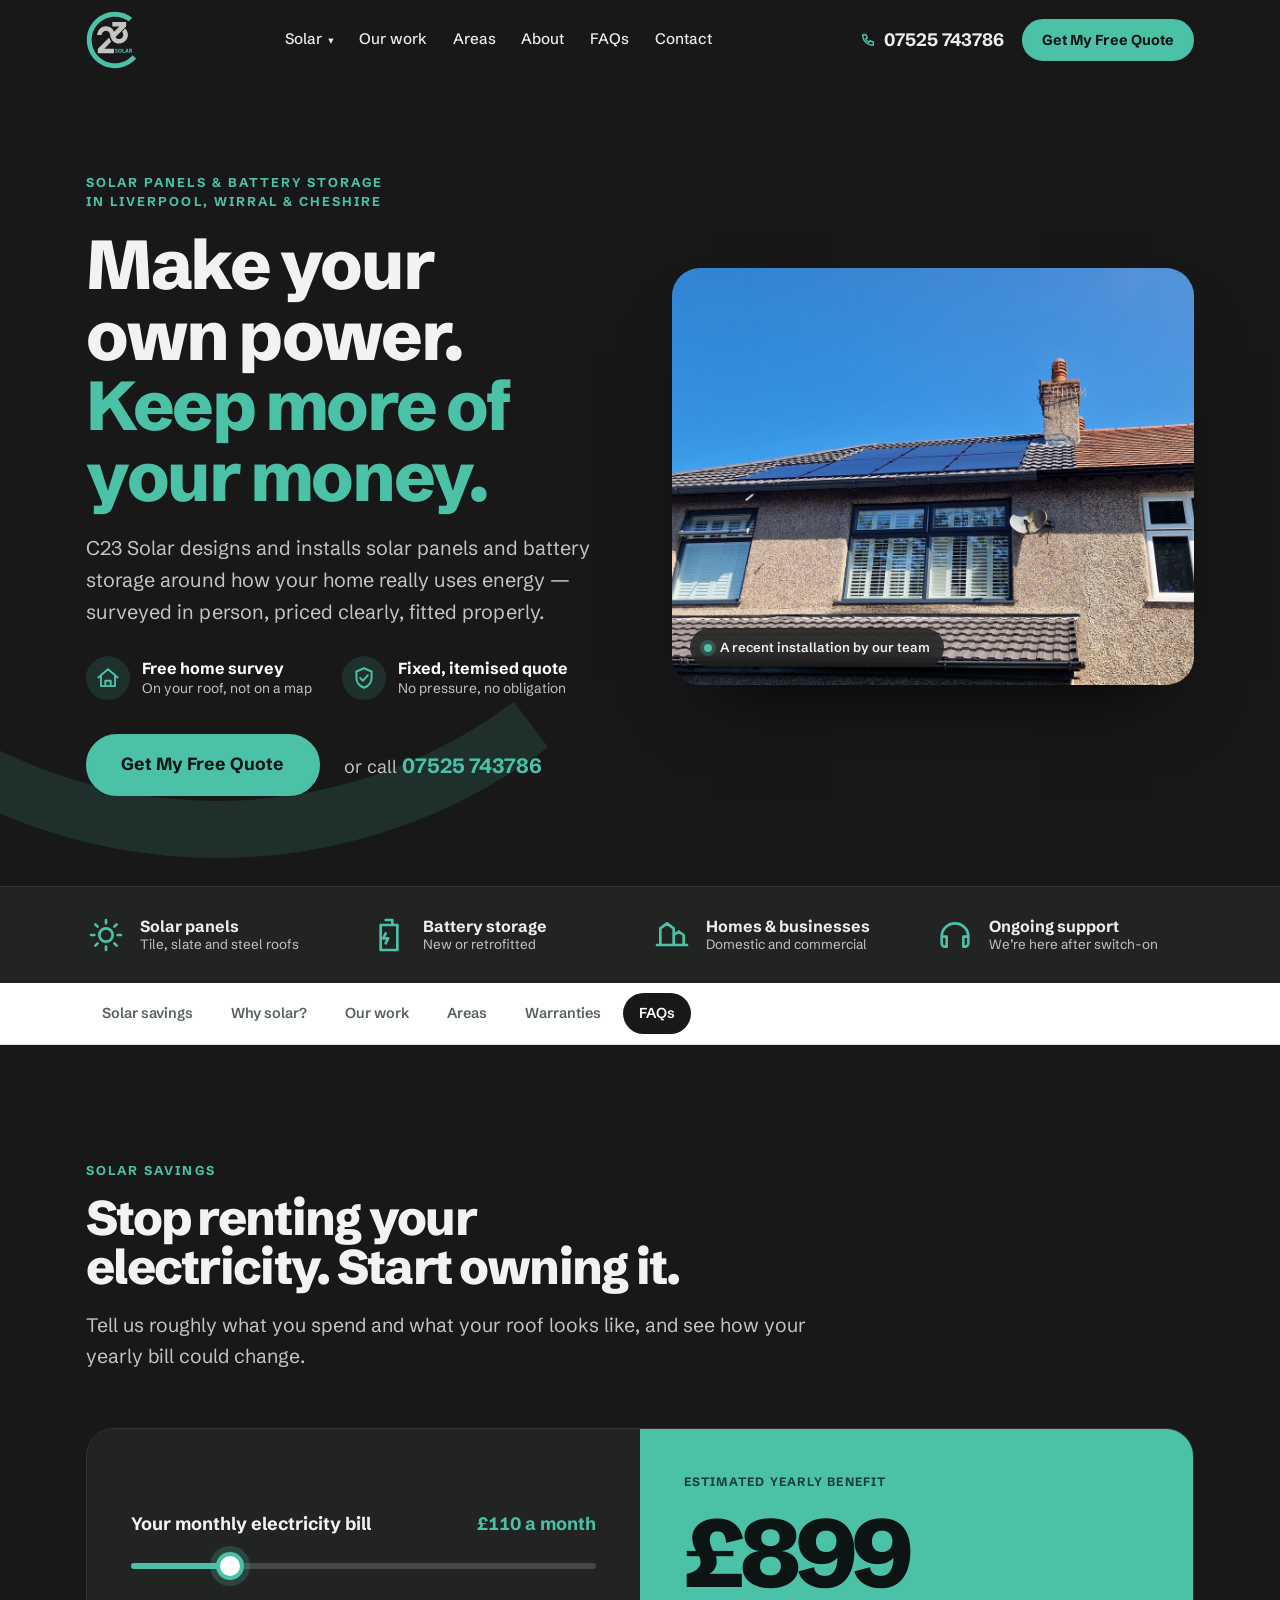
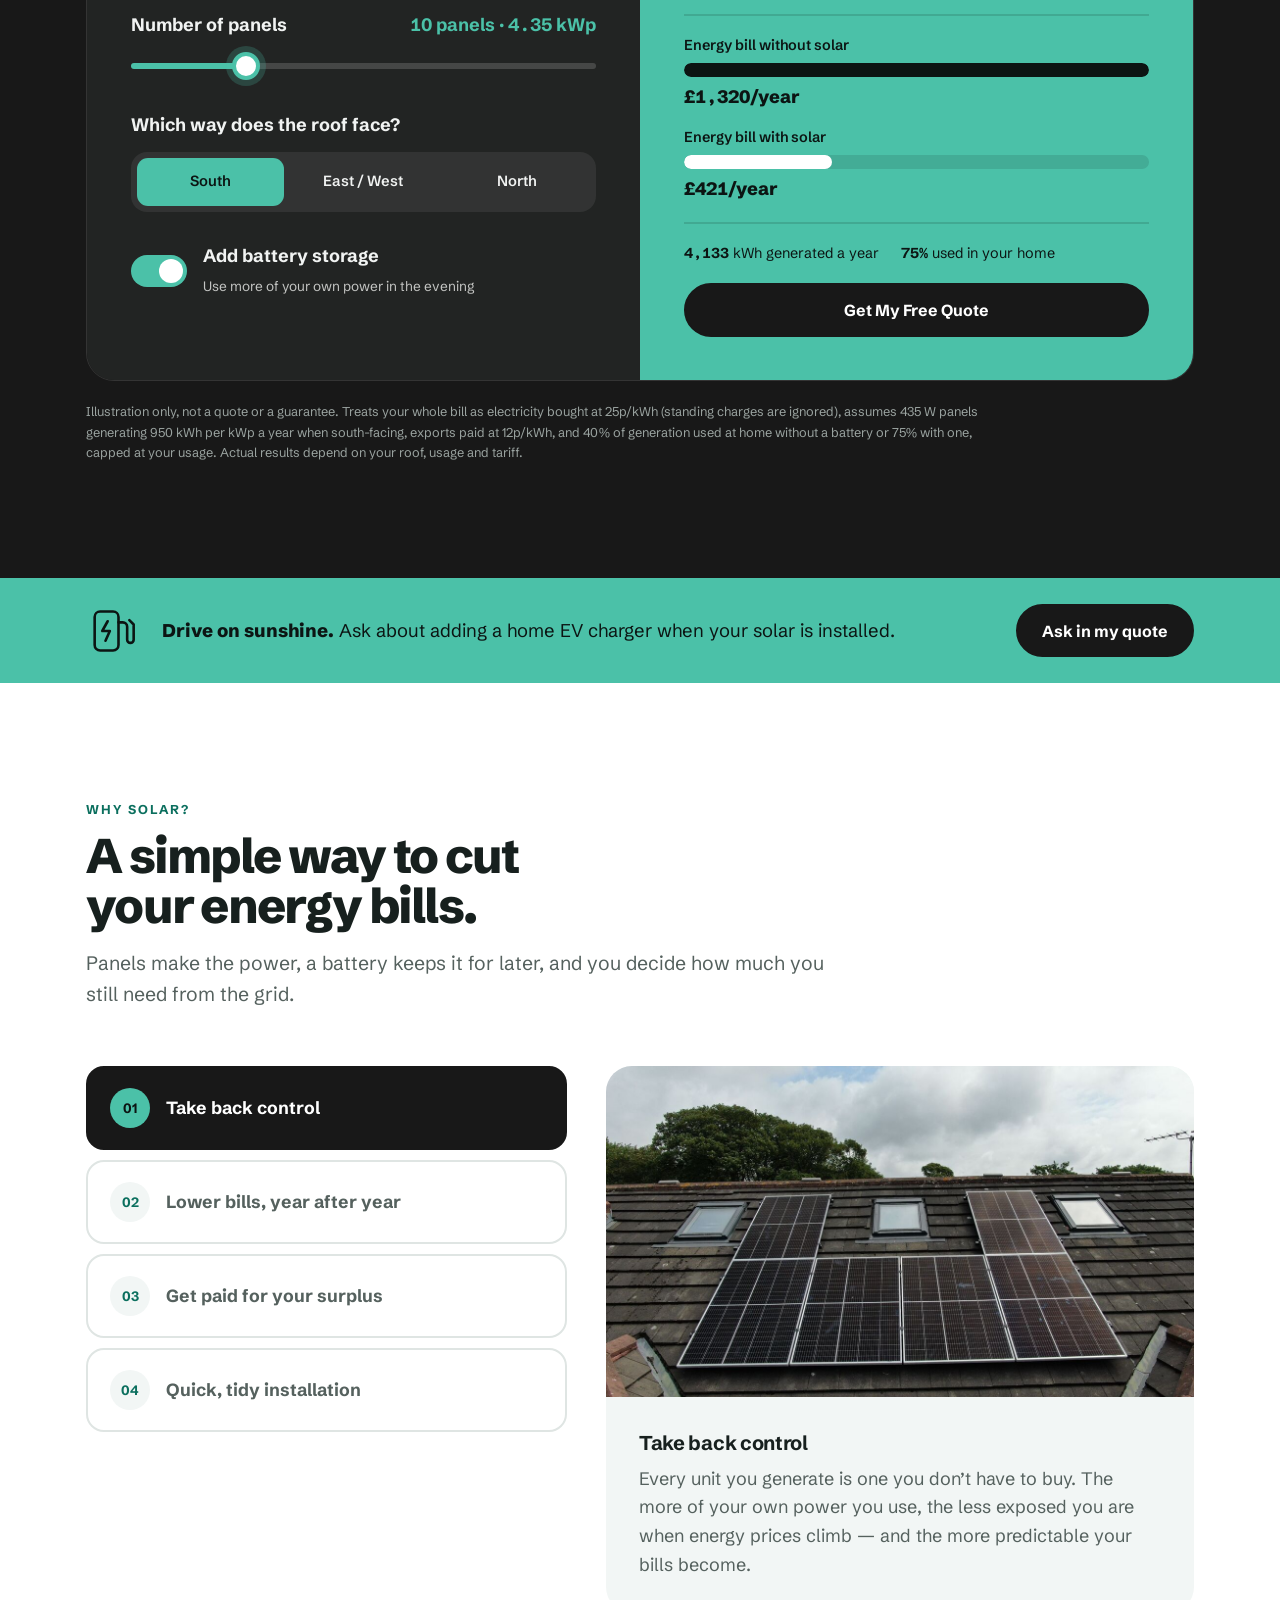
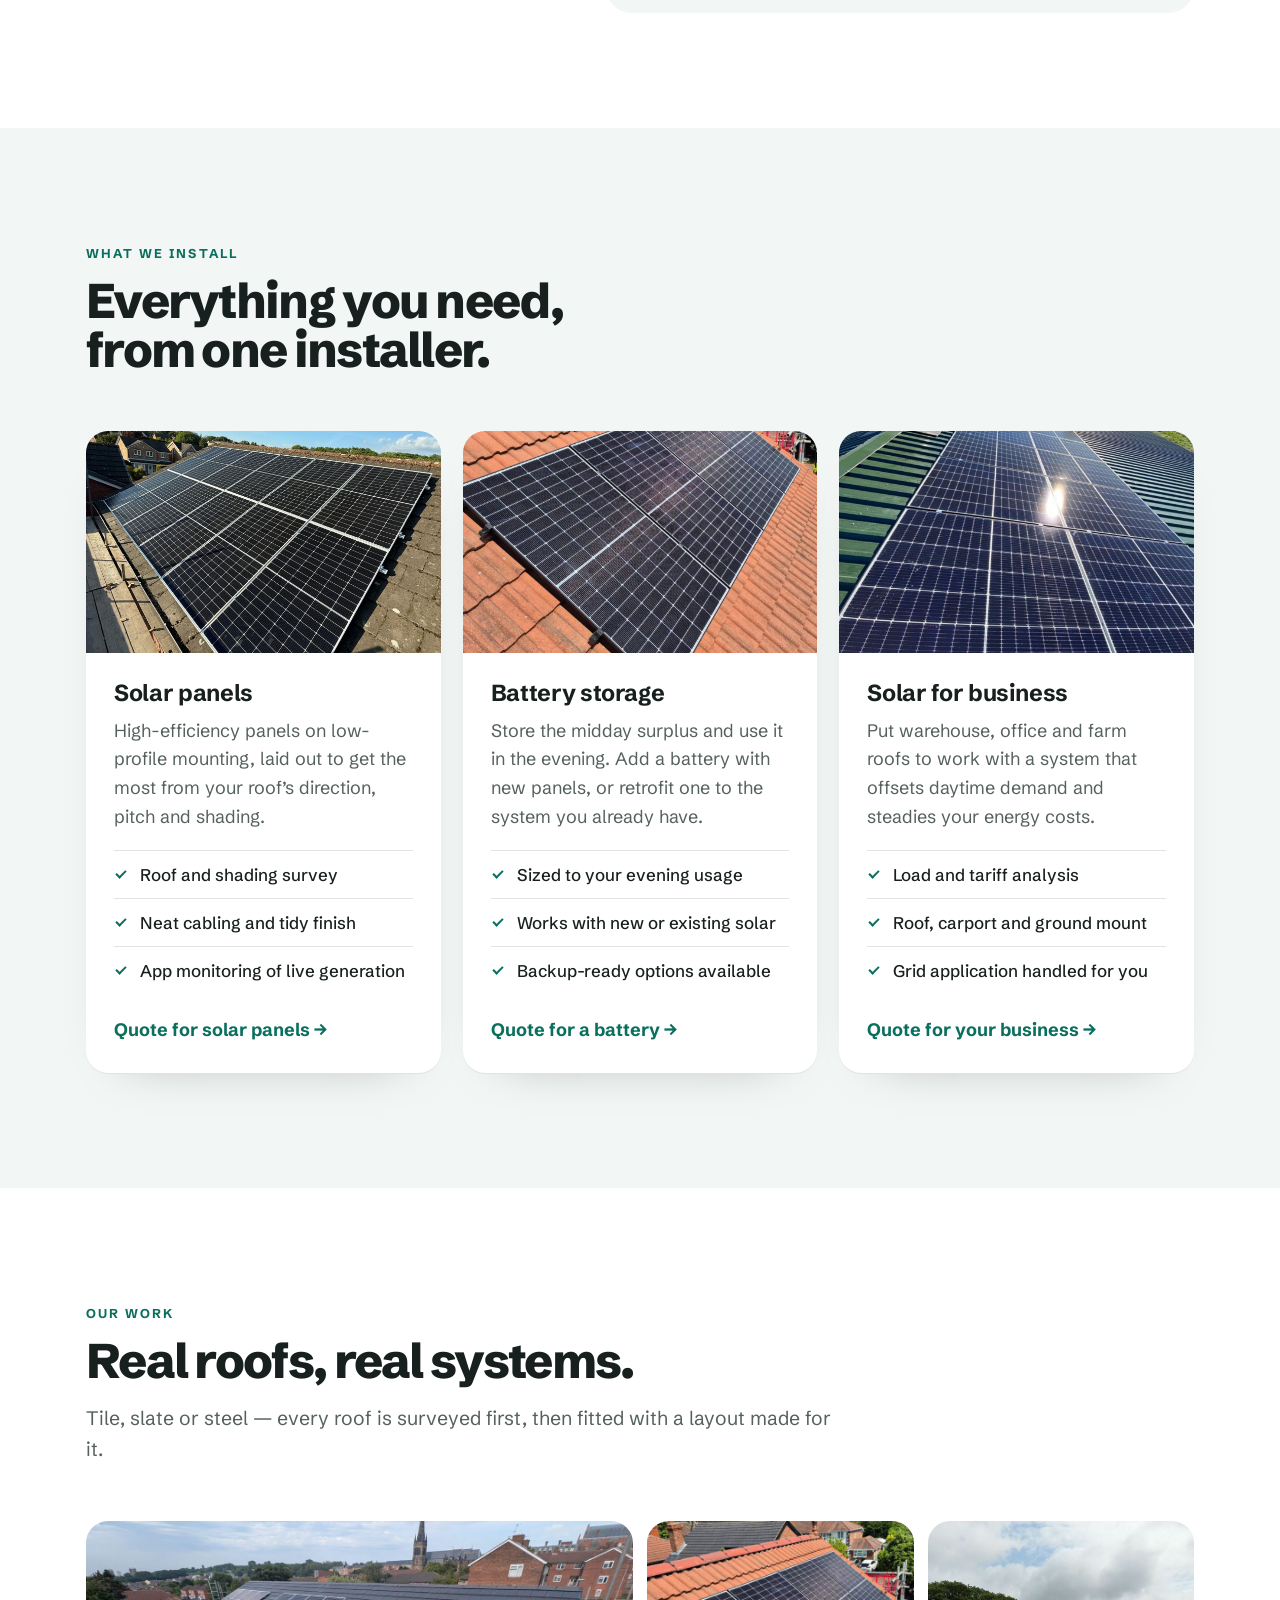
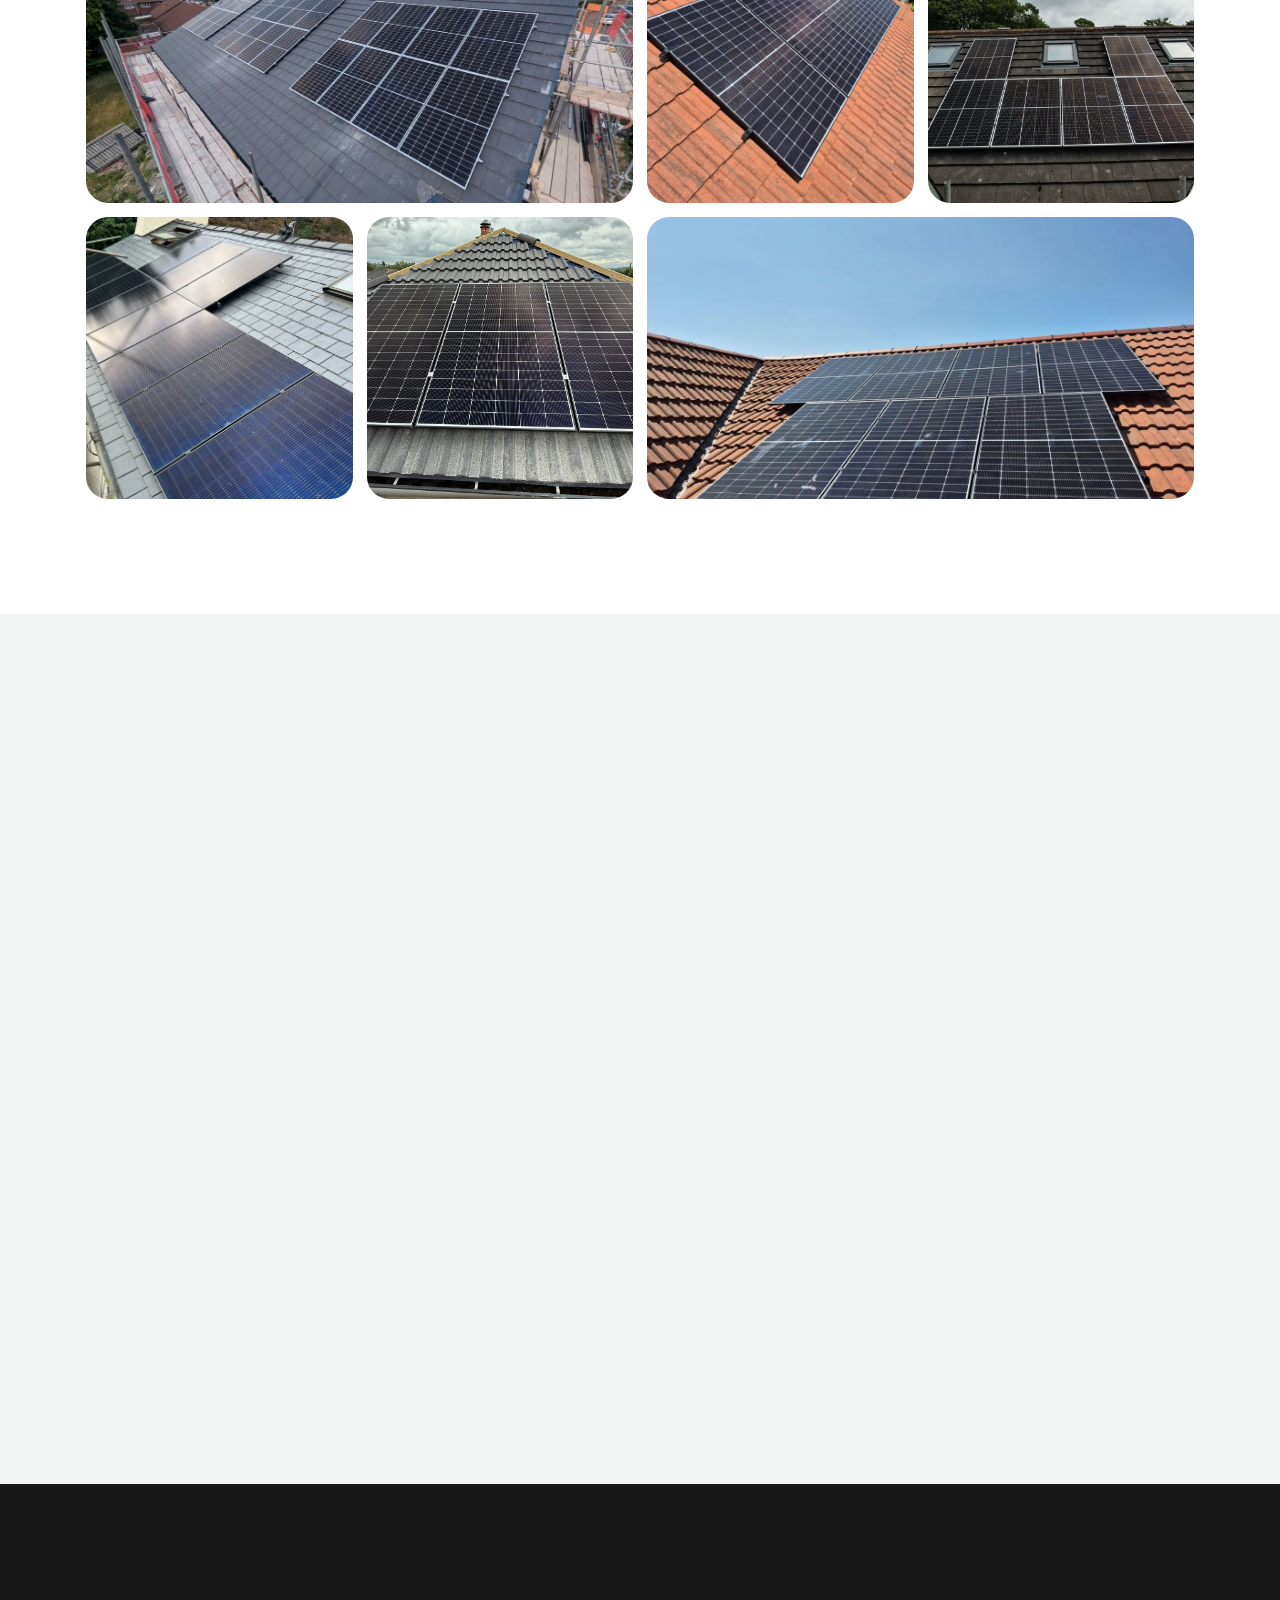
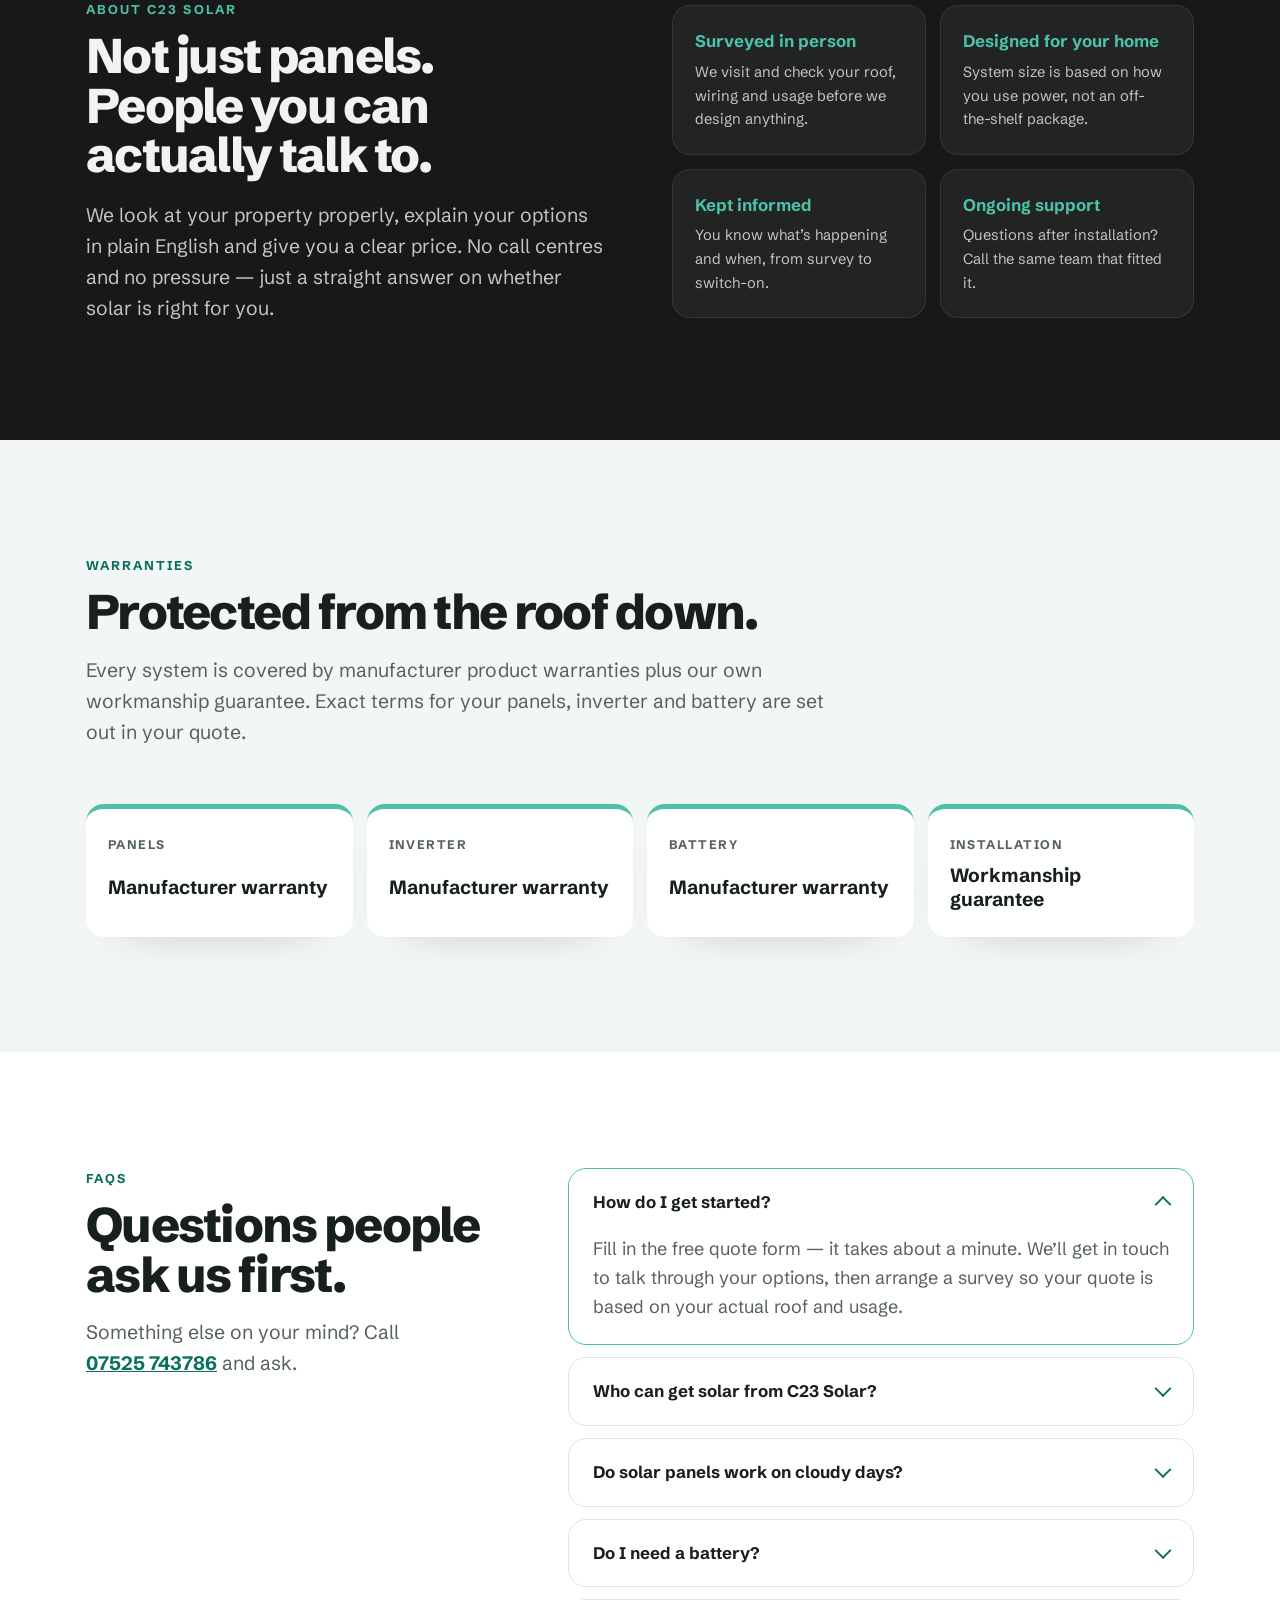
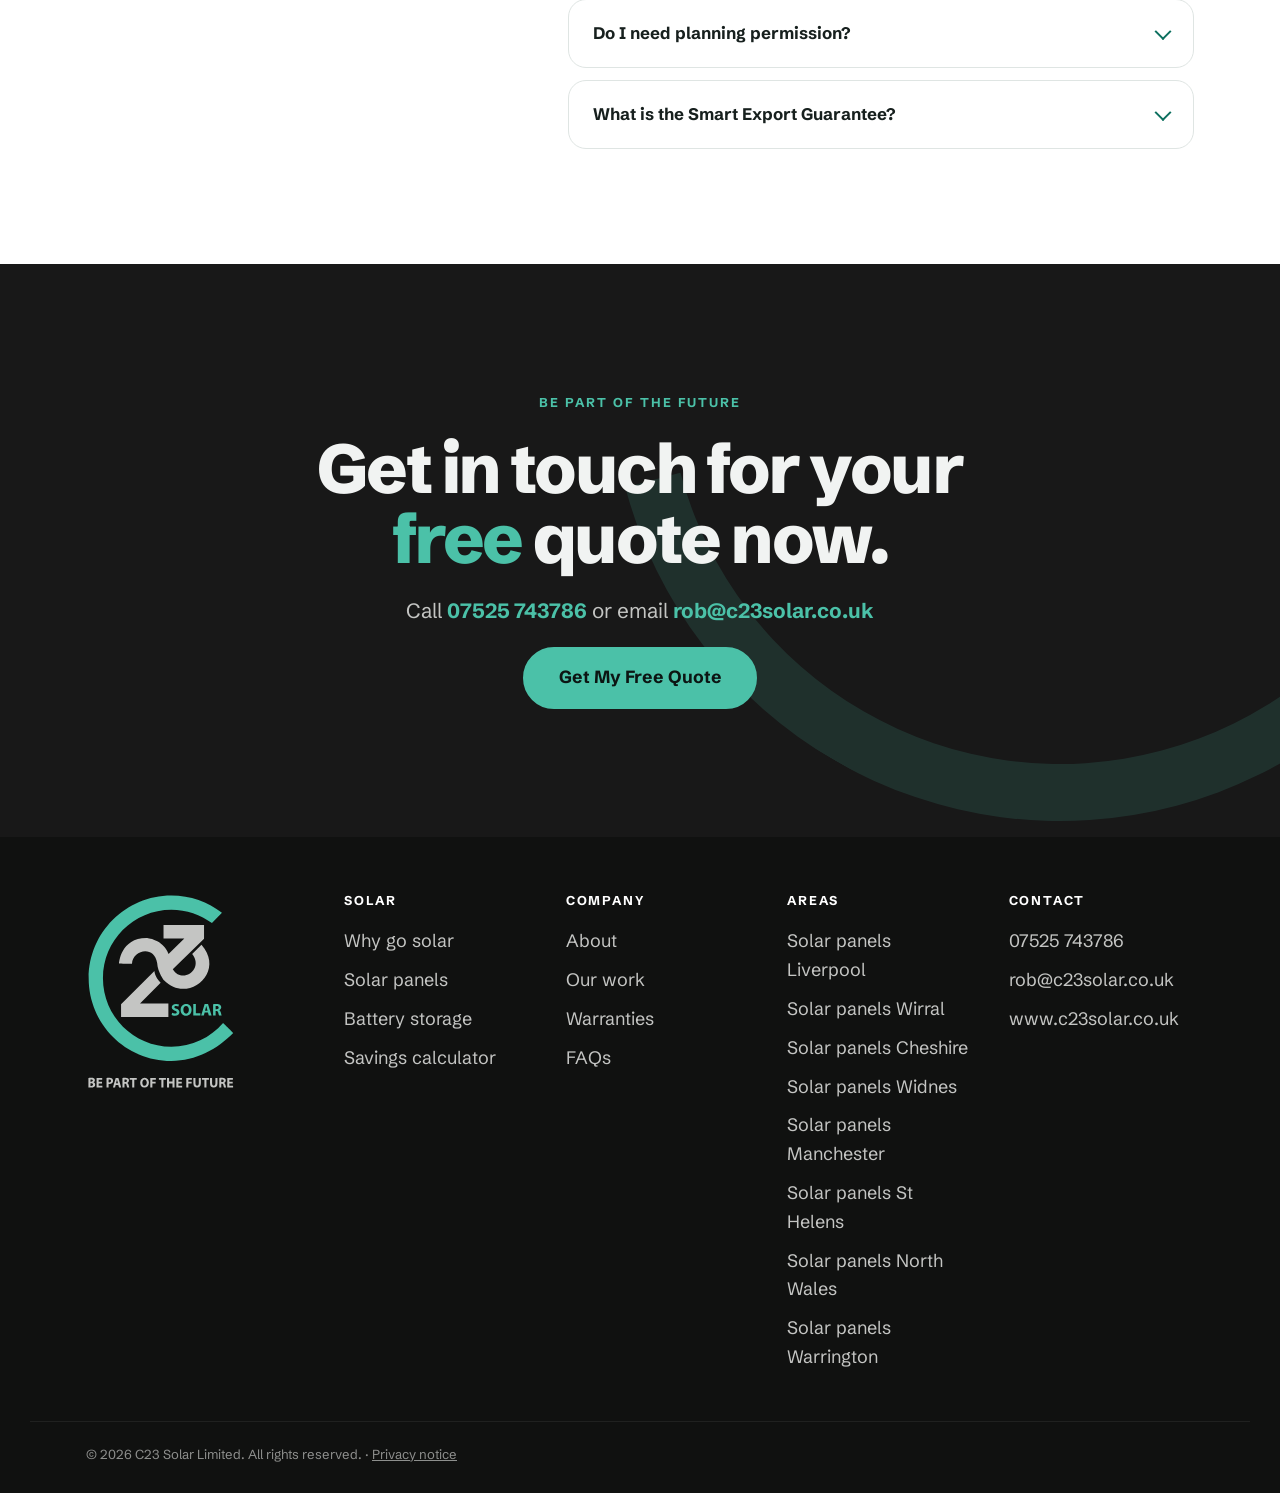
<file: index.html>
<!doctype html>
<html lang="en-GB">
<head>
  <meta charset="utf-8">
  <meta name="viewport" content="width=device-width, initial-scale=1">
  <title>Solar Panels Liverpool, Wirral &amp; Cheshire | C23 Solar</title>
  <meta name="description" content="Solar panel &amp; battery installers covering Liverpool, Wirral, Cheshire, Warrington, Widnes, St Helens, Manchester &amp; North Wales. Free survey, fixed quote.">
  <link rel="canonical" href="https://www.c23solar.co.uk/">
  <meta name="robots" content="index, follow, max-image-preview:large">
  <meta name="geo.region" content="GB-LIV">
  <meta name="geo.placename" content="Liverpool">
  <meta name="theme-color" content="#181818">
  <meta property="og:type" content="website">
  <meta property="og:site_name" content="C23 Solar">
  <meta property="og:locale" content="en_GB">
  <meta property="og:url" content="https://www.c23solar.co.uk/">
  <meta property="og:title" content="Solar Panels &amp; Battery Storage in Liverpool, Wirral &amp; Cheshire | C23 Solar">
  <meta property="og:description" content="Free home survey and a fixed, itemised quote for solar panels and batteries across Merseyside, Cheshire, Greater Manchester and North Wales.">
  <meta property="og:image" content="https://www.c23solar.co.uk/assets/og-image.jpg">
  <meta property="og:image:width" content="1200">
  <meta property="og:image:height" content="630">
  <meta property="og:image:alt" content="C23 Solar logo beside a home with solar panels on its roof">
  <meta name="twitter:card" content="summary_large_image">
  <link rel="icon" type="image/svg+xml" href="assets/favicon.svg">
  <link rel="manifest" href="manifest.webmanifest">
  <link rel="apple-touch-icon" href="assets/icons/apple-touch-icon.png">
  <meta name="mobile-web-app-capable" content="yes">
  <meta name="apple-mobile-web-app-capable" content="yes">
  <meta name="apple-mobile-web-app-title" content="C23 Solar">
  <meta name="apple-mobile-web-app-status-bar-style" content="black">
  <link rel="preconnect" href="https://fonts.googleapis.com">
  <link rel="preconnect" href="https://fonts.gstatic.com" crossorigin>
  <link href="https://fonts.googleapis.com/css2?family=Schibsted+Grotesk:wght@400;500;600;700;800&display=swap" rel="stylesheet">
  <link rel="stylesheet" href="styles.css">
  <!-- SCHEMA:START -->
  <script type="application/ld+json">
{
 "@context": "https://schema.org",
 "@graph": [
  {
   "@type": [
    "LocalBusiness",
    "HomeAndConstructionBusiness"
   ],
   "@id": "https://www.c23solar.co.uk/#business",
   "name": "C23 Solar",
   "legalName": "C23 Solar Limited",
   "slogan": "Be part of the future",
   "description": "Solar panel and battery storage installation for homes and businesses across Merseyside, Cheshire, Greater Manchester and North Wales.",
   "url": "https://www.c23solar.co.uk/",
   "logo": "https://www.c23solar.co.uk/assets/icons/icon-512.png",
   "image": "https://www.c23solar.co.uk/assets/og-image.jpg",
   "telephone": "+447525743786",
   "email": "rob@c23solar.co.uk",
   "address": {
    "@type": "PostalAddress",
    "addressLocality": "Liverpool",
    "addressRegion": "Merseyside",
    "addressCountry": "GB"
   },
   "areaServed": [
    {
     "@type": "City",
     "name": "Liverpool"
    },
    {
     "@type": "AdministrativeArea",
     "name": "Wirral"
    },
    {
     "@type": "AdministrativeArea",
     "name": "Cheshire"
    },
    {
     "@type": "City",
     "name": "Widnes"
    },
    {
     "@type": "City",
     "name": "Manchester"
    },
    {
     "@type": "City",
     "name": "St Helens"
    },
    {
     "@type": "AdministrativeArea",
     "name": "North Wales"
    },
    {
     "@type": "City",
     "name": "Warrington"
    }
   ],
   "knowsAbout": [
    "Solar panel installation",
    "Solar battery storage",
    "Solar PV",
    "EV charger installation",
    "Commercial solar"
   ],
   "hasOfferCatalog": {
    "@type": "OfferCatalog",
    "name": "Solar and battery installation",
    "itemListElement": [
     {
      "@type": "Offer",
      "itemOffered": {
       "@type": "Service",
       "name": "Solar panel installation"
      }
     },
     {
      "@type": "Offer",
      "itemOffered": {
       "@type": "Service",
       "name": "Solar battery storage"
      }
     },
     {
      "@type": "Offer",
      "itemOffered": {
       "@type": "Service",
       "name": "Battery retrofit for existing solar"
      }
     },
     {
      "@type": "Offer",
      "itemOffered": {
       "@type": "Service",
       "name": "Commercial solar installation"
      }
     },
     {
      "@type": "Offer",
      "itemOffered": {
       "@type": "Service",
       "name": "EV charger with solar"
      }
     }
    ]
   }
  },
  {
   "@type": "WebSite",
   "@id": "https://www.c23solar.co.uk/#website",
   "url": "https://www.c23solar.co.uk/",
   "name": "C23 Solar",
   "inLanguage": "en-GB",
   "publisher": {
    "@id": "https://www.c23solar.co.uk/#business"
   }
  },
  {
   "@type": "FAQPage",
   "mainEntity": [
    {
     "@type": "Question",
     "name": "How do I get started?",
     "acceptedAnswer": {
      "@type": "Answer",
      "text": "Fill in the free quote form — it takes about a minute. We’ll get in touch to talk through your options, then arrange a survey so your quote is based on your actual roof and usage."
     }
    },
    {
     "@type": "Question",
     "name": "Who can get solar from C23 Solar?",
     "acceptedAnswer": {
      "@type": "Answer",
      "text": "Homeowners and businesses who own their property. If you rent or lease, you’ll need your landlord’s written permission before anything can be installed. Flats are often unsuitable because of shared roofs, but tell us your situation and we’ll let you know."
     }
    },
    {
     "@type": "Question",
     "name": "Do solar panels work on cloudy days?",
     "acceptedAnswer": {
      "@type": "Answer",
      "text": "Yes. Panels generate from daylight, not just direct sunshine. Output is lower when it’s overcast and in winter, and higher on long, bright days — which is why estimates are worked out across a whole year."
     }
    },
    {
     "@type": "Question",
     "name": "Do I need a battery?",
     "acceptedAnswer": {
      "@type": "Answer",
      "text": "No, panels work without one. A battery lets you store surplus daytime generation and use it in the evening, so you buy less from the grid. Whether it’s worthwhile depends on when you use electricity; we’ll show you figures both ways."
     }
    },
    {
     "@type": "Question",
     "name": "Do I need planning permission?",
     "acceptedAnswer": {
      "@type": "Answer",
      "text": "Most home installations in the UK fall under permitted development, so they don’t. Exceptions can include listed buildings, conservation areas and some flat roofs. We check this as part of your survey."
     }
    },
    {
     "@type": "Question",
     "name": "What is the Smart Export Guarantee?",
     "acceptedAnswer": {
      "@type": "Answer",
      "text": "It’s a UK scheme under which licensed energy suppliers pay you for electricity you export to the grid. Rates vary between suppliers and tariffs, so it’s worth comparing them once your system is installed."
     }
    }
   ]
  }
 ]
}
  </script>
  <!-- SCHEMA:END -->
  <script>document.documentElement.classList.add('js')</script>
</head>
<body>
  <a class="skip" href="#main">Skip to content</a>

  <!-- Header -->
  <header class="nav" id="nav">
    <div class="wrap nav__inner">
      <a class="brand" href="#top" aria-label="C23 Solar — home"><img src="assets/c23-solar-logo.svg" alt="C23 Solar" width="53" height="60"></a>
      <nav class="nav__links" aria-label="Primary">
        <div class="nav__group">
          <button class="nav__parent" type="button" aria-expanded="false">Solar <span aria-hidden="true">▾</span></button>
          <div class="nav__menu">
            <a href="#why">Why go solar</a>
            <a href="#products">Solar panels</a>
            <a href="#products">Battery storage</a>
            <a href="#savings">Savings calculator</a>
          </div>
        </div>
        <a href="#work">Our work</a>
        <a href="#areas">Areas</a>
        <a href="#about">About</a>
        <a href="#faqs">FAQs</a>
        <a href="#contact">Contact</a>
      </nav>
      <div class="nav__right">
        <a class="nav__phone" href="tel:+447525743786"><svg viewBox="0 0 24 24" width="16" height="16" aria-hidden="true"><path fill="none" stroke="currentColor" stroke-width="2.2" stroke-linecap="round" stroke-linejoin="round" d="M5 4h4l2 5-2.5 1.5a11 11 0 0 0 5 5L15 13l5 2v4a1 1 0 0 1-1 1A16 16 0 0 1 4 5a1 1 0 0 1 1-1z"/></svg><span>07525 743786</span></a>
        <a class="btn btn--small" href="#contact" data-quote>Get My Free Quote</a>
      </div>
    </div>
  </header>

  <main id="main">
    <!-- Hero -->
    <section class="hero" id="top">
      <div class="hero__ring" aria-hidden="true"></div>
      <div class="wrap hero__grid">
        <div class="hero__copy">
          <h1><span class="h1-kicker">Solar panels &amp; battery storage in Liverpool, Wirral &amp; Cheshire</span>Make your own power. <span>Keep more of your money.</span></h1>
          <p class="hero__lede">C23 Solar designs and installs solar panels and battery storage around how your home really uses energy — surveyed in person, priced clearly, fitted properly.</p>
          <ul class="hero__stats">
            <li><svg viewBox="0 0 24 24" aria-hidden="true"><path d="M3 11.5 12 4l9 7.5M5.5 10v9.5h13V10M9.5 19.5v-5h5v5"/></svg><span><b>Free home survey</b>On your roof, not on a map</span></li>
            <li><svg viewBox="0 0 24 24" aria-hidden="true"><path d="M12 3l7 3v5.5c0 4.5-3 8-7 9.5-4-1.5-7-5-7-9.5V6zM8.5 12l2.5 2.5 4.5-5"/></svg><span><b>Fixed, itemised quote</b>No pressure, no obligation</span></li>
          </ul>
          <div class="hero__cta">
            <a class="btn btn--big" href="#contact" data-quote>Get My Free Quote</a>
            <a class="hero__call" href="tel:+447525743786">or call <b>07525 743786</b></a>
          </div>
        </div>
        <figure class="hero__media">
          <img src="assets/photos/install-home-evening.jpg" fetchpriority="high" alt="A semi-detached home with all-black solar panels on its roof under a clear blue sky" width="1400" height="898">
          <figcaption><span class="dot" aria-hidden="true"></span>A recent installation by our team</figcaption>
        </figure>
      </div>
    </section>

    <!-- Promise strip -->
    <section class="strip" aria-label="What you get">
      <div class="wrap strip__grid">
        <div><svg viewBox="0 0 24 24" aria-hidden="true"><path d="M12 3v2M12 19v2M3 12h2M19 12h2M5.6 5.6 7 7M17 17l1.4 1.4M5.6 18.4 7 17M17 7l1.4-1.4"/><circle cx="12" cy="12" r="4"/></svg><b>Solar panels</b><span>Tile, slate and steel roofs</span></div>
        <div><svg viewBox="0 0 24 24" aria-hidden="true"><path d="M7 6h10v15H7zM10 3h4v3M10 11l-1.5 3h3L10 17"/></svg><b>Battery storage</b><span>New or retrofitted</span></div>
        <div><svg viewBox="0 0 24 24" aria-hidden="true"><path d="M5 18V8l4-3 4 3v10M13 18h6v-6l-3-2-3 2M3 18h18"/></svg><b>Homes &amp; businesses</b><span>Domestic and commercial</span></div>
        <div><svg viewBox="0 0 24 24" aria-hidden="true"><path d="M4 13a8 8 0 0 1 16 0M4 13v4a2 2 0 0 0 2 2h1v-6H4M20 13v4a2 2 0 0 1-2 2h-1v-6h3"/></svg><b>Ongoing support</b><span>We’re here after switch-on</span></div>
      </div>
    </section>

    <!-- In-page section nav -->
    <nav class="subnav" aria-label="On this page">
      <div class="wrap subnav__inner">
        <a href="#savings">Solar savings</a>
        <a href="#why">Why solar?</a>
        <a href="#work">Our work</a>
        <a href="#areas">Areas</a>
        <a href="#warranties">Warranties</a>
        <a href="#faqs">FAQs</a>
      </div>
    </nav>

    <!-- Solar savings -->
    <section class="section section--dark" id="savings">
      <div class="wrap">
        <header class="head reveal">
          <p class="tag">Solar savings</p>
          <h2>Stop renting your electricity. Start owning it.</h2>
          <p>Tell us roughly what you spend and what your roof looks like, and see how your yearly bill could change.</p>
        </header>
        <div class="calc reveal">
          <form class="calc__controls" onsubmit="return false">
            <label class="field">
              <span class="field__row"><span>Your monthly electricity bill</span><output id="o-bill">£110 a month</output></span>
              <input type="range" id="bill" min="40" max="400" step="5" value="110">
            </label>
            <label class="field">
              <span class="field__row"><span>Number of panels</span><output id="o-panels">10 panels · 4.35 kWp</output></span>
              <input type="range" id="panels" min="4" max="30" step="1" value="10">
            </label>
            <fieldset class="field">
              <legend>Which way does the roof face?</legend>
              <div class="seg">
                <label><input type="radio" name="facing" value="1" checked><span>South</span></label>
                <label><input type="radio" name="facing" value="0.86"><span>East / West</span></label>
                <label><input type="radio" name="facing" value="0.62"><span>North</span></label>
              </div>
            </fieldset>
            <label class="switch">
              <input type="checkbox" id="battery" checked>
              <i aria-hidden="true"></i>
              <span><b>Add battery storage</b><small>Use more of your own power in the evening</small></span>
            </label>
          </form>
          <div class="calc__results" aria-live="polite">
            <p class="stat__label">Estimated yearly benefit</p>
            <p class="calc__big">£<span id="r-save">0</span></p>
            <div class="bars">
              <div class="bar">
                <span class="bar__label">Energy bill without solar</span>
                <span class="bar__track"><i id="bar-before" style="width:100%"></i></span>
                <span class="bar__value">£<span id="r-before">0</span>/year</span>
              </div>
              <div class="bar bar--after">
                <span class="bar__label">Energy bill with solar</span>
                <span class="bar__track"><i id="bar-after" style="width:40%"></i></span>
                <span class="bar__value">£<span id="r-after">0</span>/year</span>
              </div>
            </div>
            <div class="calc__mini">
              <span><b><span id="r-kwh">0</span></b> kWh generated a year</span>
              <span><b><span id="r-self">0</span>%</b> used in your home</span>
            </div>
            <a class="btn btn--wide btn--dark" href="#contact" data-quote>Get My Free Quote</a>
          </div>
        </div>
        <p class="fineprint reveal">Illustration only, not a quote or a guarantee. Treats your whole bill as electricity bought at 25p/kWh (standing charges are ignored), assumes 435&nbsp;W panels generating 950&nbsp;kWh per kWp a year when south-facing, exports paid at 12p/kWh, and 40% of generation used at home without a battery or 75% with one, capped at your usage. Actual results depend on your roof, usage and tariff.</p>
      </div>
    </section>

    <!-- EV band -->
    <section class="band" aria-label="EV charging">
      <div class="wrap band__inner">
        <svg class="band__icon" viewBox="0 0 48 48" aria-hidden="true"><rect x="8" y="6" width="22" height="36" rx="5"/><path d="M30 16h4a4 4 0 0 1 4 4v12a3 3 0 0 0 6 0V18l-4-4M20 15l-5 9h7l-4 9"/></svg>
        <p><b>Drive on sunshine.</b> Ask about adding a home EV charger when your solar is installed.</p>
        <a class="btn btn--dark" href="#contact" data-quote>Ask in my quote</a>
      </div>
    </section>

    <!-- Why solar: tabs -->
    <section class="section" id="why">
      <div class="wrap">
        <header class="head reveal">
          <p class="tag">Why solar?</p>
          <h2>A simple way to cut your energy bills.</h2>
          <p>Panels make the power, a battery keeps it for later, and you decide how much you still need from the grid.</p>
        </header>
        <div class="tabs reveal" data-tabs>
          <div class="tabs__list" role="tablist" aria-label="Benefits of solar">
            <button role="tab" id="t1" aria-controls="p1" aria-selected="true"><span>01</span>Take back control</button>
            <button role="tab" id="t2" aria-controls="p2" aria-selected="false" tabindex="-1"><span>02</span>Lower bills, year after year</button>
            <button role="tab" id="t3" aria-controls="p3" aria-selected="false" tabindex="-1"><span>03</span>Get paid for your surplus</button>
            <button role="tab" id="t4" aria-controls="p4" aria-selected="false" tabindex="-1"><span>04</span>Quick, tidy installation</button>
          </div>
          <div class="tabs__panels">
            <div class="tabs__panel" role="tabpanel" id="p1" aria-labelledby="t1">
              <img src="assets/photos/install-rooflights.jpg" alt="Solar panels arranged around three roof windows" loading="lazy" width="1200" height="900">
              <div><h3>Take back control</h3><p>Every unit you generate is one you don’t have to buy. The more of your own power you use, the less exposed you are when energy prices climb — and the more predictable your bills become.</p></div>
            </div>
            <div class="tabs__panel" role="tabpanel" id="p2" aria-labelledby="t2" hidden>
              <img src="assets/photos/install-slate.jpg" alt="All-black solar panels on a natural slate roof" loading="lazy" width="1200" height="1142">
              <div><h3>Lower bills, year after year</h3><p>Panels have no moving parts and keep generating for decades. Add a battery and the daytime surplus runs your evenings too, when most homes use the most.</p></div>
            </div>
            <div class="tabs__panel" role="tabpanel" id="p3" aria-labelledby="t3" hidden>
              <img src="assets/photos/install-clay-tiles.jpg" alt="Seven solar panels on an orange clay-tiled roof under a blue sky" loading="lazy" width="1200" height="702">
              <div><h3>Get paid for your surplus</h3><p>Under the Smart Export Guarantee, licensed energy suppliers pay you for electricity you send back to the grid. We’ll explain how to compare export tariffs once you’re switched on.</p></div>
            </div>
            <div class="tabs__panel" role="tabpanel" id="p4" aria-labelledby="t4" hidden>
              <img src="assets/photos/install-grey-tiles.jpg" alt="Six solar panels on a grey concrete-tiled roof" loading="lazy" width="1200" height="896">
              <div><h3>Quick, tidy installation</h3><p>Once your design is agreed, we book the work on fixed dates, handle the paperwork and grid notification, and leave the site as we found it.</p></div>
            </div>
          </div>
        </div>
      </div>
    </section>

    <!-- Products -->
    <section class="section section--tint" id="products">
      <div class="wrap">
        <header class="head reveal">
          <p class="tag">What we install</p>
          <h2>Everything you need, from one installer.</h2>
        </header>
        <div class="products">
          <article class="product reveal">
            <div class="product__art"><img src="assets/photos/install-blue-sky.jpg" alt="Solar panels fitted to a tiled house roof under a clear blue sky" loading="lazy" width="1400" height="1157"></div>
            <h3>Solar panels</h3>
            <p>High-efficiency panels on low-profile mounting, laid out to get the most from your roof’s direction, pitch and shading.</p>
            <ul><li>Roof and shading survey</li><li>Neat cabling and tidy finish</li><li>App monitoring of live generation</li></ul>
            <a class="more" href="#contact" data-quote>Quote for solar panels <span aria-hidden="true">→</span></a>
          </article>
          <article class="product reveal">
            <div class="product__art"><img src="assets/photos/install-red-roof.jpg" alt="Solar panels on a red clay-tiled house roof on a sunny day" loading="lazy" width="1200" height="1302"></div>
            <h3>Battery storage</h3>
            <p>Store the midday surplus and use it in the evening. Add a battery with new panels, or retrofit one to the system you already have.</p>
            <ul><li>Sized to your evening usage</li><li>Works with new or existing solar</li><li>Backup-ready options available</li></ul>
            <a class="more" href="#contact" data-quote>Quote for a battery <span aria-hidden="true">→</span></a>
          </article>
          <article class="product reveal">
            <div class="product__art"><img src="assets/photos/install-barn.jpg" alt="Rows of solar panels along the roof of a green agricultural building" loading="lazy" width="1200" height="1120"></div>
            <h3>Solar for business</h3>
            <p>Put warehouse, office and farm roofs to work with a system that offsets daytime demand and steadies your energy costs.</p>
            <ul><li>Load and tariff analysis</li><li>Roof, carport and ground mount</li><li>Grid application handled for you</li></ul>
            <a class="more" href="#contact" data-quote>Quote for your business <span aria-hidden="true">→</span></a>
          </article>
        </div>
      </div>
    </section>

    <!-- Our work -->
    <section class="section" id="work">
      <div class="wrap">
        <header class="head reveal">
          <p class="tag">Our work</p>
          <h2>Real roofs, real systems.</h2>
          <p>Tile, slate or steel — every roof is surveyed first, then fitted with a layout made for it.</p>
        </header>
        <div class="gallery reveal">
          <figure class="gallery__item gallery__item--wide"><img src="assets/photos/install-large-roof.jpg" alt="Three arrays of solar panels across a large slate-grey roof" loading="lazy" width="1200" height="675"></figure>
          <figure class="gallery__item"><img src="assets/photos/install-red-roof.jpg" alt="Solar panels on a red clay-tiled house roof" loading="lazy" width="1200" height="1302"></figure>
          <figure class="gallery__item"><img src="assets/photos/install-rooflights.jpg" alt="Solar panels arranged around three roof windows" loading="lazy" width="1200" height="900"></figure>
          <figure class="gallery__item"><img src="assets/photos/install-slate.jpg" alt="All-black solar panels on a natural slate roof" loading="lazy" width="1200" height="1142"></figure>
          <figure class="gallery__item"><img src="assets/photos/install-grey-tiles.jpg" alt="Six solar panels on a grey concrete-tiled roof" loading="lazy" width="1200" height="896"></figure>
          <figure class="gallery__item gallery__item--wide"><img src="assets/photos/install-clay-tiles.jpg" alt="Seven solar panels on an orange clay-tiled roof under a blue sky" loading="lazy" width="1200" height="702"></figure>
        </div>
      </div>
    </section>

    <!-- AREAS:START -->
    <section class="section section--tint" id="areas">
      <div class="wrap">
        <header class="head reveal">
          <p class="tag">Areas we cover</p>
          <h2>Solar installers across Merseyside, Cheshire, Manchester and North Wales.</h2>
          <p>We survey and install across the North West and North Wales. Choose your area for local details, or get a free quote and we’ll confirm we cover your postcode.</p>
        </header>
        <div class="areas reveal">
          <a class="area" href="solar-panels-liverpool/"><b>Liverpool</b><span>Allerton, Woolton, Aigburth, Childwall and nearby</span><em>Solar in Liverpool →</em></a>
          <a class="area" href="solar-panels-wirral/"><b>Wirral</b><span>Birkenhead, Wallasey, Heswall, West Kirby and nearby</span><em>Solar in Wirral →</em></a>
          <a class="area" href="solar-panels-cheshire/"><b>Cheshire</b><span>Chester, Ellesmere Port, Northwich, Frodsham and nearby</span><em>Solar in Cheshire →</em></a>
          <a class="area" href="solar-panels-widnes/"><b>Widnes</b><span>Ditton, Hough Green, Farnworth, Appleton and nearby</span><em>Solar in Widnes →</em></a>
          <a class="area" href="solar-panels-manchester/"><b>Manchester</b><span>Didsbury, Chorlton, Sale, Stretford and nearby</span><em>Solar in Manchester →</em></a>
          <a class="area" href="solar-panels-st-helens/"><b>St Helens</b><span>Rainhill, Eccleston, Haydock, Newton-le-Willows and nearby</span><em>Solar in St Helens →</em></a>
          <a class="area" href="solar-panels-north-wales/"><b>North Wales</b><span>Wrexham, Mold, Flint, Deeside and nearby</span><em>Solar in North Wales →</em></a>
          <a class="area" href="solar-panels-warrington/"><b>Warrington</b><span>Great Sankey, Penketh, Lymm, Stockton Heath and nearby</span><em>Solar in Warrington →</em></a>
        </div>
      </div>
    </section>
    <!-- AREAS:END -->

    <!-- About / team -->
    <section class="about" id="about">
      <div class="wrap about__grid">
        <div class="reveal">
          <p class="tag">About C23 Solar</p>
          <h2>Not just panels. People you can actually talk to.</h2>
          <p class="about__lede">We look at your property properly, explain your options in plain English and give you a clear price. No call centres and no pressure — just a straight answer on whether solar is right for you.</p>
        </div>
        <ul class="about__points reveal">
          <li><b>Surveyed in person</b><span>We visit and check your roof, wiring and usage before we design anything.</span></li>
          <li><b>Designed for your home</b><span>System size is based on how you use power, not an off-the-shelf package.</span></li>
          <li><b>Kept informed</b><span>You know what’s happening and when, from survey to switch-on.</span></li>
          <li><b>Ongoing support</b><span>Questions after installation? Call the same team that fitted it.</span></li>
        </ul>
      </div>
    </section>

    <!-- Warranties -->
    <section class="section section--tint" id="warranties">
      <div class="wrap">
        <header class="head reveal">
          <p class="tag">Warranties</p>
          <h2>Protected from the roof down.</h2>
          <p>Every system is covered by manufacturer product warranties plus our own workmanship guarantee. Exact terms for your panels, inverter and battery are set out in your quote.</p>
        </header>
        <div class="warranties reveal">
          <div><span class="warranties__k">Panels</span><b>Manufacturer warranty</b></div>
          <div><span class="warranties__k">Inverter</span><b>Manufacturer warranty</b></div>
          <div><span class="warranties__k">Battery</span><b>Manufacturer warranty</b></div>
          <div><span class="warranties__k">Installation</span><b>Workmanship guarantee</b></div>
        </div>
      </div>
    </section>

    <!-- FAQs -->
    <section class="section" id="faqs">
      <div class="wrap faq">
        <header class="head reveal">
          <p class="tag">FAQs</p>
          <h2>Questions people ask us first.</h2>
          <p>Something else on your mind? Call <a href="tel:+447525743786">07525&nbsp;743786</a> and ask.</p>
        </header>
        <div class="faq__list reveal">
          <details open><summary>How do I get started?</summary><p>Fill in the free quote form — it takes about a minute. We’ll get in touch to talk through your options, then arrange a survey so your quote is based on your actual roof and usage.</p></details>
          <details><summary>Who can get solar from C23 Solar?</summary><p>Homeowners and businesses who own their property. If you rent or lease, you’ll need your landlord’s written permission before anything can be installed. Flats are often unsuitable because of shared roofs, but tell us your situation and we’ll let you know.</p></details>
          <details><summary>Do solar panels work on cloudy days?</summary><p>Yes. Panels generate from daylight, not just direct sunshine. Output is lower when it’s overcast and in winter, and higher on long, bright days — which is why estimates are worked out across a whole year.</p></details>
          <details><summary>Do I need a battery?</summary><p>No, panels work without one. A battery lets you store surplus daytime generation and use it in the evening, so you buy less from the grid. Whether it’s worthwhile depends on when you use electricity; we’ll show you figures both ways.</p></details>
          <details><summary>Do I need planning permission?</summary><p>Most home installations in the UK fall under permitted development, so they don’t. Exceptions can include listed buildings, conservation areas and some flat roofs. We check this as part of your survey.</p></details>
          <details><summary>What is the Smart Export Guarantee?</summary><p>It’s a UK scheme under which licensed energy suppliers pay you for electricity you export to the grid. Rates vary between suppliers and tariffs, so it’s worth comparing them once your system is installed.</p></details>
        </div>
      </div>
    </section>

    <!-- Closing CTA / no-JS contact -->
    <section class="cta" id="contact">
      <div class="cta__ring" aria-hidden="true"></div>
      <div class="wrap cta__inner reveal">
        <p class="tag">Be part of the future</p>
        <h2>Get in touch for your <span>free</span> quote now.</h2>
        <p>Call <a href="tel:+447525743786">07525 743786</a> or email <a href="mailto:rob@c23solar.co.uk">rob@c23solar.co.uk</a></p>
        <a class="btn btn--big" href="mailto:rob@c23solar.co.uk" data-quote>Get My Free Quote</a>
      </div>
    </section>
  </main>

  <footer class="footer">
    <div class="wrap footer__grid">
      <img class="footer__logo" src="assets/c23-solar-lockup.svg" alt="C23 Solar — Be part of the future" width="150" height="197">
      <nav aria-label="Footer">
        <h3>Solar</h3>
        <a href="#why">Why go solar</a><a href="#products">Solar panels</a><a href="#products">Battery storage</a><a href="#savings">Savings calculator</a>
      </nav>
      <nav aria-label="Company">
        <h3>Company</h3>
        <a href="#about">About</a><a href="#work">Our work</a><a href="#warranties">Warranties</a><a href="#faqs">FAQs</a>
      </nav>
      <!-- FOOTAREAS:START -->
      <nav aria-label="Areas">
        <h3>Areas</h3>
        <a href="solar-panels-liverpool/">Solar panels Liverpool</a><a href="solar-panels-wirral/">Solar panels Wirral</a><a href="solar-panels-cheshire/">Solar panels Cheshire</a><a href="solar-panels-widnes/">Solar panels Widnes</a><a href="solar-panels-manchester/">Solar panels Manchester</a><a href="solar-panels-st-helens/">Solar panels St Helens</a><a href="solar-panels-north-wales/">Solar panels North Wales</a><a href="solar-panels-warrington/">Solar panels Warrington</a>
      </nav>
      <!-- FOOTAREAS:END -->
      <div>
        <h3>Contact</h3>
        <a href="tel:+447525743786">07525 743786</a>
        <a href="mailto:rob@c23solar.co.uk">rob@c23solar.co.uk</a>
        <a href="https://www.c23solar.co.uk">www.c23solar.co.uk</a>
      </div>
    </div>
    <div class="wrap footer__legal">© <span id="year">2026</span> C23 Solar Limited. All rights reserved. · <a href="privacy/">Privacy notice</a></div>
  </footer>

  <div class="mobilebar">
    <a href="tel:+447525743786">Call us</a>
    <a class="is-primary" href="#contact" data-quote>Free quote</a>
  </div>

  <!-- Quote form (opens from every "Get My Free Quote" button) -->
  <dialog class="quote" id="quote" aria-labelledby="quote-title">
    <form method="dialog" class="quote__form" id="quote-form" data-email="rob@c23solar.co.uk" data-endpoint="https://api.web3forms.com/submit" data-key="1db44acd-38af-417e-bbf0-995d5c4e4227" data-key-copy="08697924-cff7-4c4b-83c3-6b2afc3a48d3" novalidate>
      <input type="checkbox" name="botcheck" class="hp" tabindex="-1" autocomplete="off" aria-hidden="true">
      <button class="quote__close" type="button" id="quote-close" aria-label="Close">×</button>
      <div class="quote__head">
        <img src="assets/c23-solar-logo.svg" alt="" width="40" height="45">
        <h2 id="quote-title">Get your <span>free</span> quote</h2>
        <p>It takes about a minute. <span id="quote-step">Step 1 of 4</span></p>
        <div class="quote__bar"><i id="quote-progress"></i></div>
      </div>

      <fieldset class="quote__step is-active">
        <legend>Where is the property?</legend>
        <label class="inputs__one">Postcode<input name="postcode" autocomplete="postal-code" placeholder="e.g. L1 8JQ"></label>
      </fieldset>

      <fieldset class="quote__step">
        <legend>Do you own the property?</legend>
        <div class="choices">
          <label class="choice"><input type="radio" name="owner" value="Yes"><span>Yes</span></label>
          <label class="choice"><input type="radio" name="owner" value="No"><span>No</span></label>
        </div>
      </fieldset>

      <fieldset class="quote__step">
        <legend>What type of property is it?</legend>
        <div class="choices choices--3">
          <label class="choice"><input type="radio" name="property" value="Detached"><span>Detached</span></label>
          <label class="choice"><input type="radio" name="property" value="Semi-detached"><span>Semi-detached</span></label>
          <label class="choice"><input type="radio" name="property" value="Terraced"><span>Terraced</span></label>
          <label class="choice"><input type="radio" name="property" value="Bungalow"><span>Bungalow</span></label>
          <label class="choice"><input type="radio" name="property" value="Flat"><span>Flat</span></label>
          <label class="choice"><input type="radio" name="property" value="Business premises"><span>Business</span></label>
        </div>
      </fieldset>

      <fieldset class="quote__step">
        <legend>Where should we send your quote?</legend>
        <div class="inputs">
          <label>First name<input name="first" autocomplete="given-name"></label>
          <label>Last name<input name="last" autocomplete="family-name"></label>
          <label class="inputs__full">Email<input name="email" type="email" autocomplete="email"></label>
          <label class="inputs__full">Phone<input name="phone" type="tel" autocomplete="tel"></label>
        </div>
      </fieldset>

      <p class="quote__status" id="quote-status" role="status"></p>
      <div class="quote__nav">
        <button class="btn btn--ghost" type="button" id="quote-back" hidden>Back</button>
        <button class="btn" type="button" id="quote-next">Next</button>
      </div>
      <p class="quote__note">No obligation. We only use your details to reply to your enquiry. See our <a href="privacy/">privacy notice</a>.</p>
      <div class="quote__done" id="quote-done" hidden>
        <span class="quote__tick" aria-hidden="true"></span>
        <h3>Thanks, your request is in.</h3>
        <p>We’ll be in touch soon to talk through your options and arrange a survey. If it’s urgent, call <a href="tel:+447525743786">07525 743786</a>.</p>
        <button class="btn" type="button" id="quote-done-close">Close</button>
      </div>
    </form>
  </dialog>

  <script src="main.js" data-root="" defer></script>
</body>
</html>
</file>
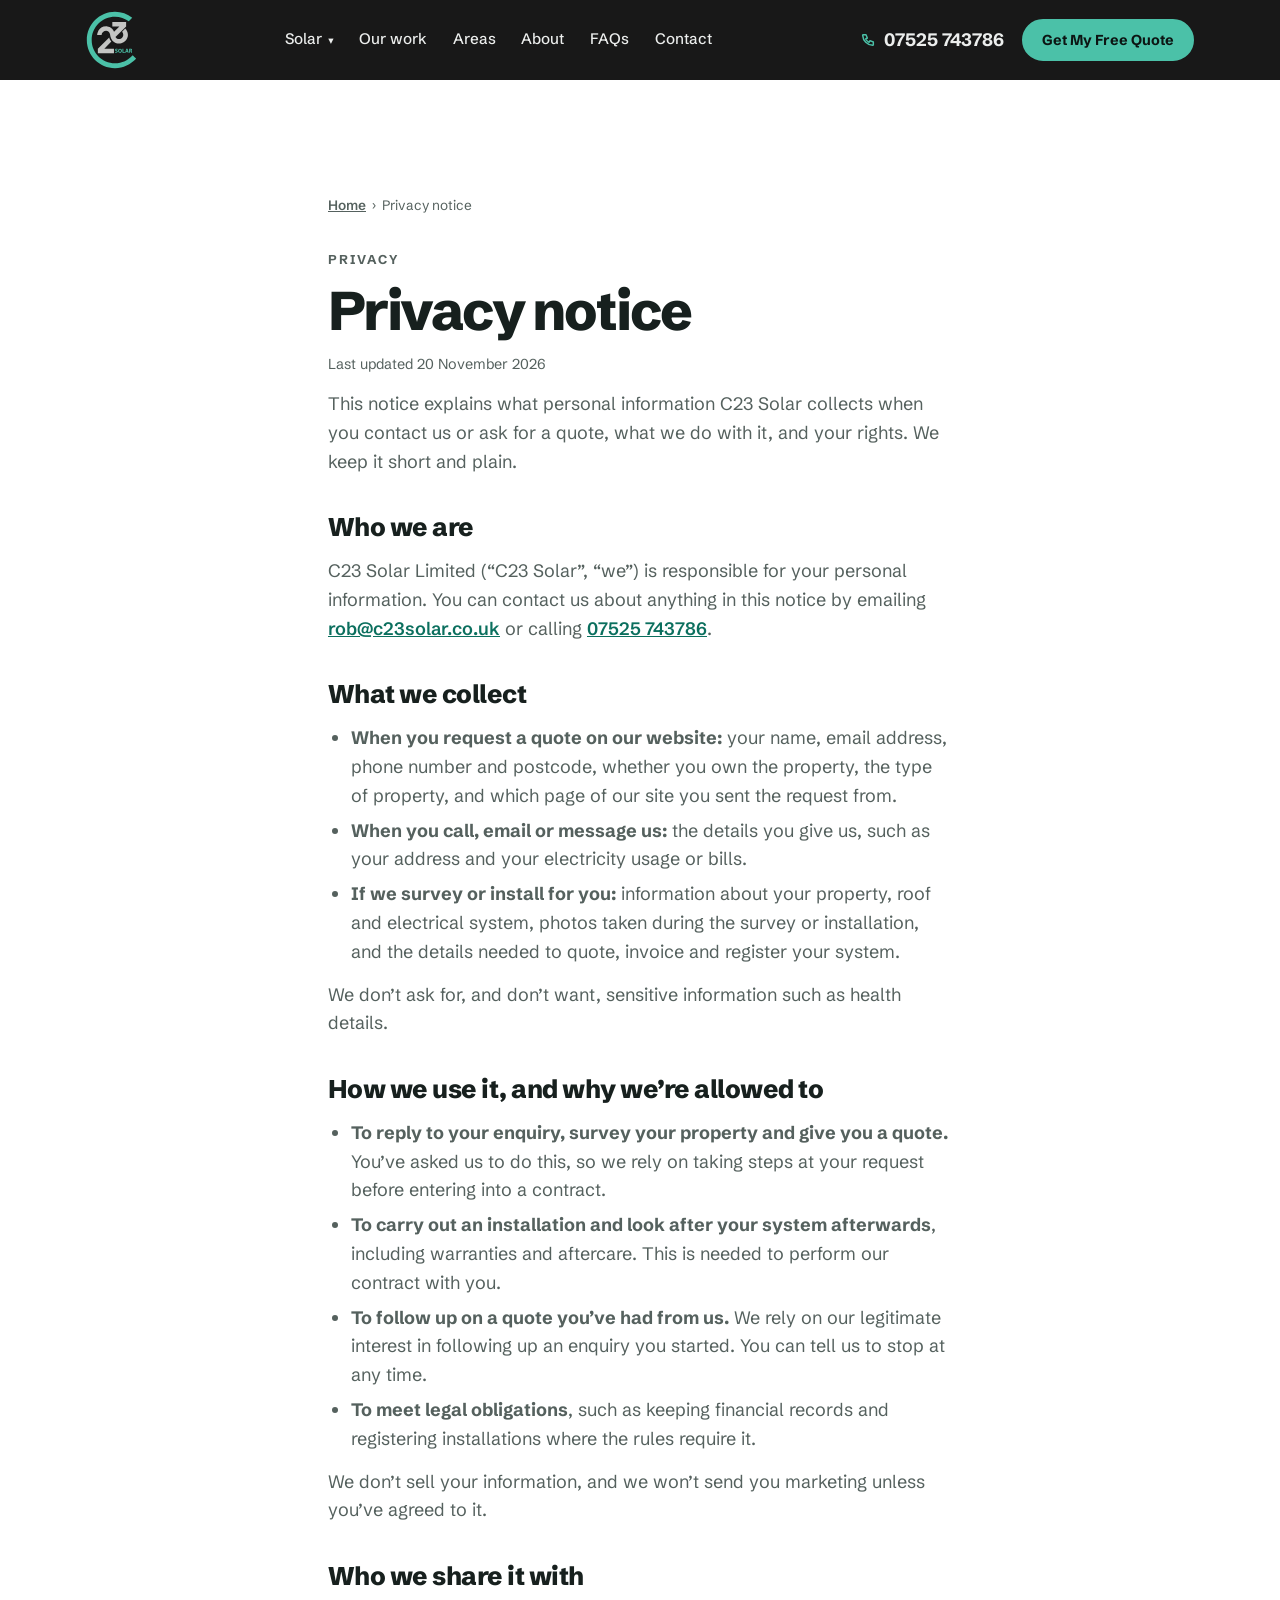
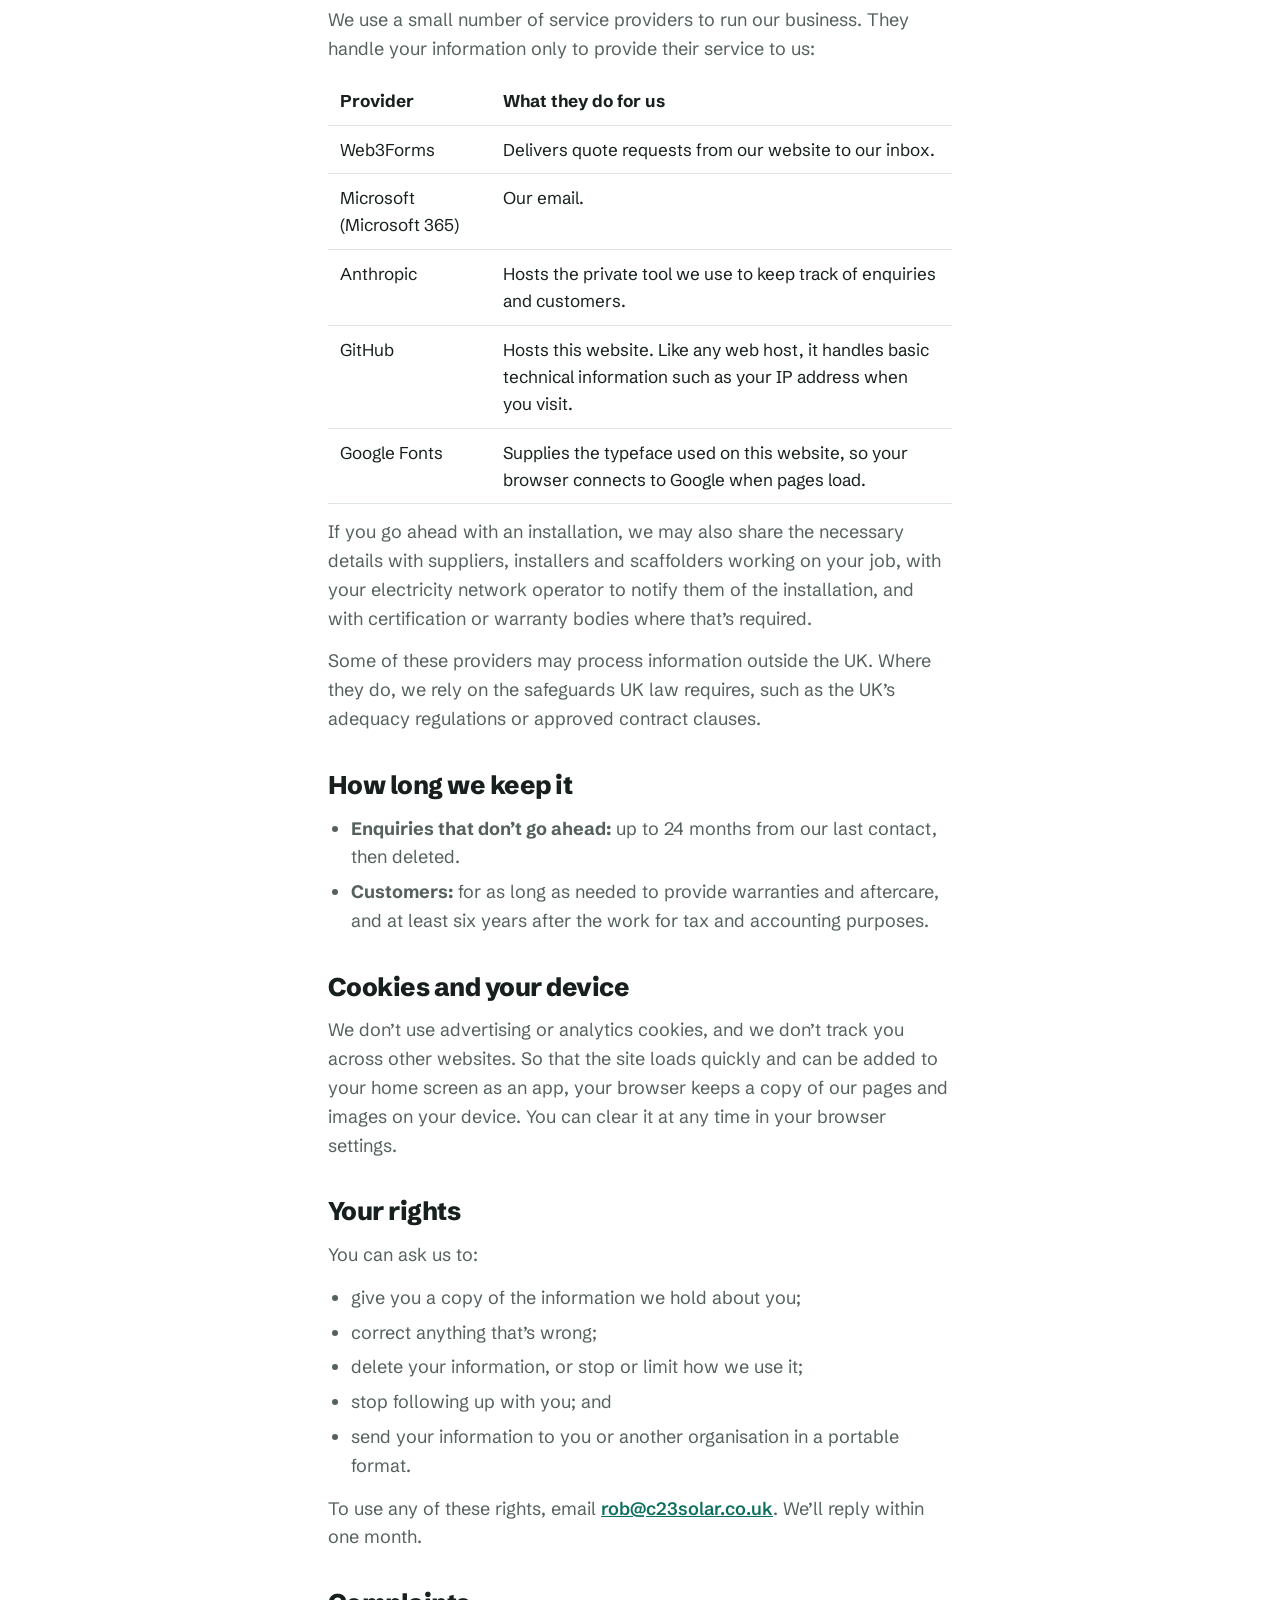
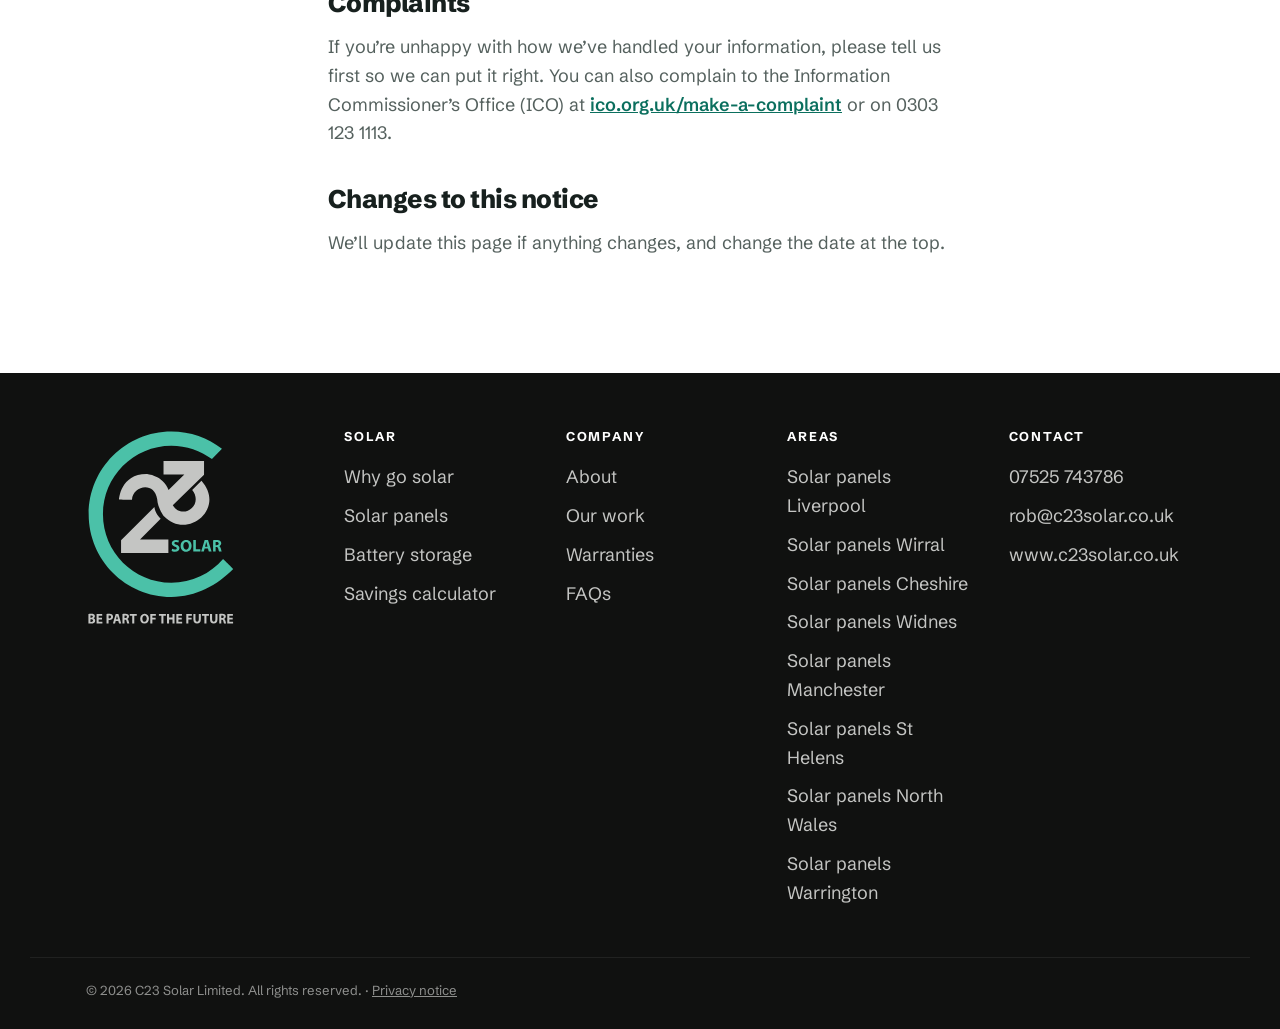
<file: privacy/index.html>
<!doctype html>
<html lang="en-GB">
<head>
  <meta charset="utf-8">
  <meta name="viewport" content="width=device-width, initial-scale=1">
  <title>Privacy Notice | C23 Solar</title>
  <meta name="description" content="How C23 Solar collects, uses and protects your personal information when you ask for a quote or become a customer.">
  <link rel="canonical" href="https://www.c23solar.co.uk/privacy/">
  <meta name="theme-color" content="#181818">
  <link rel="icon" type="image/svg+xml" href="../assets/favicon.svg">
  <link rel="manifest" href="../manifest.webmanifest">
  <link rel="preconnect" href="https://fonts.googleapis.com">
  <link rel="preconnect" href="https://fonts.gstatic.com" crossorigin>
  <link href="https://fonts.googleapis.com/css2?family=Schibsted+Grotesk:wght@400;500;600;700;800&display=swap" rel="stylesheet">
  <link rel="stylesheet" href="../styles.css">
  <script>document.documentElement.classList.add('js')</script>
</head>
<body>
  <a class="skip" href="#main">Skip to content</a>

  <!-- Header -->
  <header class="nav" id="nav">
    <div class="wrap nav__inner">
      <a class="brand" href="../#top" aria-label="C23 Solar — home"><img src="../assets/c23-solar-logo.svg" alt="C23 Solar" width="53" height="60"></a>
      <nav class="nav__links" aria-label="Primary">
        <div class="nav__group">
          <button class="nav__parent" type="button" aria-expanded="false">Solar <span aria-hidden="true">▾</span></button>
          <div class="nav__menu">
            <a href="../#why">Why go solar</a>
            <a href="../#products">Solar panels</a>
            <a href="../#products">Battery storage</a>
            <a href="../#savings">Savings calculator</a>
          </div>
        </div>
        <a href="../#work">Our work</a>
        <a href="../#areas">Areas</a>
        <a href="../#about">About</a>
        <a href="../#faqs">FAQs</a>
        <a href="../#contact">Contact</a>
      </nav>
      <div class="nav__right">
        <a class="nav__phone" href="tel:+447525743786"><svg viewBox="0 0 24 24" width="16" height="16" aria-hidden="true"><path fill="none" stroke="currentColor" stroke-width="2.2" stroke-linecap="round" stroke-linejoin="round" d="M5 4h4l2 5-2.5 1.5a11 11 0 0 0 5 5L15 13l5 2v4a1 1 0 0 1-1 1A16 16 0 0 1 4 5a1 1 0 0 1 1-1z"/></svg><span>07525 743786</span></a>
        <a class="btn btn--small" href="../#contact" data-quote>Get My Free Quote</a>
      </div>
    </div>
  </header>

  <main id="main">
    <section class="section">
      <div class="wrap legal">
        <nav class="crumbs" aria-label="Breadcrumb" style="color:var(--ink-soft)"><a href="../" style="color:inherit">Home</a><span aria-hidden="true">›</span><span aria-current="page">Privacy notice</span></nav>
        <p class="tag">Privacy</p>
        <h1 style="font-size:clamp(2.2rem,5vw,3.4rem)">Privacy notice</h1>
        <p class="legal__updated">Last updated 20 November 2026</p>
        <p>This notice explains what personal information C23 Solar collects when you contact us or ask for a quote, what we do with it, and your rights. We keep it short and plain.</p>

        <h2>Who we are</h2>
        <p>C23 Solar Limited (“C23 Solar”, “we”) is responsible for your personal information. You can contact us about anything in this notice by emailing <a href="mailto:rob@c23solar.co.uk">rob@c23solar.co.uk</a> or calling <a href="tel:+447525743786">07525 743786</a>.</p>

        <h2>What we collect</h2>
        <ul>
          <li><b>When you request a quote on our website:</b> your name, email address, phone number and postcode, whether you own the property, the type of property, and which page of our site you sent the request from.</li>
          <li><b>When you call, email or message us:</b> the details you give us, such as your address and your electricity usage or bills.</li>
          <li><b>If we survey or install for you:</b> information about your property, roof and electrical system, photos taken during the survey or installation, and the details needed to quote, invoice and register your system.</li>
        </ul>
        <p>We don’t ask for, and don’t want, sensitive information such as health details.</p>

        <h2>How we use it, and why we’re allowed to</h2>
        <ul>
          <li><b>To reply to your enquiry, survey your property and give you a quote.</b> You’ve asked us to do this, so we rely on taking steps at your request before entering into a contract.</li>
          <li><b>To carry out an installation and look after your system afterwards</b>, including warranties and aftercare. This is needed to perform our contract with you.</li>
          <li><b>To follow up on a quote you’ve had from us.</b> We rely on our legitimate interest in following up an enquiry you started. You can tell us to stop at any time.</li>
          <li><b>To meet legal obligations</b>, such as keeping financial records and registering installations where the rules require it.</li>
        </ul>
        <p>We don’t sell your information, and we won’t send you marketing unless you’ve agreed to it.</p>

        <h2>Who we share it with</h2>
        <p>We use a small number of service providers to run our business. They handle your information only to provide their service to us:</p>
        <div class="tablewrap"><table>
          <thead><tr><th scope="col">Provider</th><th scope="col">What they do for us</th></tr></thead>
          <tbody>
            <tr><td>Web3Forms</td><td>Delivers quote requests from our website to our inbox.</td></tr>
            <tr><td>Microsoft (Microsoft 365)</td><td>Our email.</td></tr>
            <tr><td>Anthropic</td><td>Hosts the private tool we use to keep track of enquiries and customers.</td></tr>
            <tr><td>GitHub</td><td>Hosts this website. Like any web host, it handles basic technical information such as your IP address when you visit.</td></tr>
            <tr><td>Google Fonts</td><td>Supplies the typeface used on this website, so your browser connects to Google when pages load.</td></tr>
          </tbody>
        </table></div>
        <p>If you go ahead with an installation, we may also share the necessary details with suppliers, installers and scaffolders working on your job, with your electricity network operator to notify them of the installation, and with certification or warranty bodies where that’s required.</p>
        <p>Some of these providers may process information outside the UK. Where they do, we rely on the safeguards UK law requires, such as the UK’s adequacy regulations or approved contract clauses.</p>

        <h2>How long we keep it</h2>
        <ul>
          <li><b>Enquiries that don’t go ahead:</b> up to 24 months from our last contact, then deleted.</li>
          <li><b>Customers:</b> for as long as needed to provide warranties and aftercare, and at least six years after the work for tax and accounting purposes.</li>
        </ul>

        <h2>Cookies and your device</h2>
        <p>We don’t use advertising or analytics cookies, and we don’t track you across other websites. So that the site loads quickly and can be added to your home screen as an app, your browser keeps a copy of our pages and images on your device. You can clear it at any time in your browser settings.</p>

        <h2>Your rights</h2>
        <p>You can ask us to:</p>
        <ul>
          <li>give you a copy of the information we hold about you;</li>
          <li>correct anything that’s wrong;</li>
          <li>delete your information, or stop or limit how we use it;</li>
          <li>stop following up with you; and</li>
          <li>send your information to you or another organisation in a portable format.</li>
        </ul>
        <p>To use any of these rights, email <a href="mailto:rob@c23solar.co.uk">rob@c23solar.co.uk</a>. We’ll reply within one month.</p>

        <h2>Complaints</h2>
        <p>If you’re unhappy with how we’ve handled your information, please tell us first so we can put it right. You can also complain to the Information Commissioner’s Office (ICO) at <a href="https://ico.org.uk/make-a-complaint/">ico.org.uk/make-a-complaint</a> or on 0303 123 1113.</p>

        <h2>Changes to this notice</h2>
        <p>We’ll update this page if anything changes, and change the date at the top.</p>
      </div>
    </section>
  </main>

  <footer class="footer">
    <div class="wrap footer__grid">
      <img class="footer__logo" src="../assets/c23-solar-lockup.svg" alt="C23 Solar — Be part of the future" width="150" height="197">
      <nav aria-label="Footer">
        <h3>Solar</h3>
        <a href="../#why">Why go solar</a><a href="../#products">Solar panels</a><a href="../#products">Battery storage</a><a href="../#savings">Savings calculator</a>
      </nav>
      <nav aria-label="Company">
        <h3>Company</h3>
        <a href="../#about">About</a><a href="../#work">Our work</a><a href="../#warranties">Warranties</a><a href="../#faqs">FAQs</a>
      </nav>
      <!-- FOOTAREAS:START -->
      <nav aria-label="Areas">
        <h3>Areas</h3>
        <a href="../solar-panels-liverpool/">Solar panels Liverpool</a><a href="../solar-panels-wirral/">Solar panels Wirral</a><a href="../solar-panels-cheshire/">Solar panels Cheshire</a><a href="../solar-panels-widnes/">Solar panels Widnes</a><a href="../solar-panels-manchester/">Solar panels Manchester</a><a href="../solar-panels-st-helens/">Solar panels St Helens</a><a href="../solar-panels-north-wales/">Solar panels North Wales</a><a href="../solar-panels-warrington/">Solar panels Warrington</a>
      </nav>
      <!-- FOOTAREAS:END -->
      <div>
        <h3>Contact</h3>
        <a href="tel:+447525743786">07525 743786</a>
        <a href="mailto:rob@c23solar.co.uk">rob@c23solar.co.uk</a>
        <a href="https://www.c23solar.co.uk">www.c23solar.co.uk</a>
      </div>
    </div>
    <div class="wrap footer__legal">© <span id="year">2026</span> C23 Solar Limited. All rights reserved. · <a href="../privacy/">Privacy notice</a></div>
  </footer>

  <div class="mobilebar">
    <a href="tel:+447525743786">Call us</a>
    <a class="is-primary" href="../#contact" data-quote>Free quote</a>
  </div>

  <!-- Quote form (opens from every "Get My Free Quote" button) -->
  <dialog class="quote" id="quote" aria-labelledby="quote-title">
    <form method="dialog" class="quote__form" id="quote-form" data-email="rob@c23solar.co.uk" data-endpoint="https://api.web3forms.com/submit" data-key="1db44acd-38af-417e-bbf0-995d5c4e4227" data-key-copy="08697924-cff7-4c4b-83c3-6b2afc3a48d3" novalidate>
      <input type="checkbox" name="botcheck" class="hp" tabindex="-1" autocomplete="off" aria-hidden="true">
      <button class="quote__close" type="button" id="quote-close" aria-label="Close">×</button>
      <div class="quote__head">
        <img src="../assets/c23-solar-logo.svg" alt="" width="40" height="45">
        <h2 id="quote-title">Get your <span>free</span> quote</h2>
        <p>It takes about a minute. <span id="quote-step">Step 1 of 4</span></p>
        <div class="quote__bar"><i id="quote-progress"></i></div>
      </div>

      <fieldset class="quote__step is-active">
        <legend>Where is the property?</legend>
        <label class="inputs__one">Postcode<input name="postcode" autocomplete="postal-code" placeholder="e.g. L1 8JQ"></label>
      </fieldset>

      <fieldset class="quote__step">
        <legend>Do you own the property?</legend>
        <div class="choices">
          <label class="choice"><input type="radio" name="owner" value="Yes"><span>Yes</span></label>
          <label class="choice"><input type="radio" name="owner" value="No"><span>No</span></label>
        </div>
      </fieldset>

      <fieldset class="quote__step">
        <legend>What type of property is it?</legend>
        <div class="choices choices--3">
          <label class="choice"><input type="radio" name="property" value="Detached"><span>Detached</span></label>
          <label class="choice"><input type="radio" name="property" value="Semi-detached"><span>Semi-detached</span></label>
          <label class="choice"><input type="radio" name="property" value="Terraced"><span>Terraced</span></label>
          <label class="choice"><input type="radio" name="property" value="Bungalow"><span>Bungalow</span></label>
          <label class="choice"><input type="radio" name="property" value="Flat"><span>Flat</span></label>
          <label class="choice"><input type="radio" name="property" value="Business premises"><span>Business</span></label>
        </div>
      </fieldset>

      <fieldset class="quote__step">
        <legend>Where should we send your quote?</legend>
        <div class="inputs">
          <label>First name<input name="first" autocomplete="given-name"></label>
          <label>Last name<input name="last" autocomplete="family-name"></label>
          <label class="inputs__full">Email<input name="email" type="email" autocomplete="email"></label>
          <label class="inputs__full">Phone<input name="phone" type="tel" autocomplete="tel"></label>
        </div>
      </fieldset>

      <p class="quote__status" id="quote-status" role="status"></p>
      <div class="quote__nav">
        <button class="btn btn--ghost" type="button" id="quote-back" hidden>Back</button>
        <button class="btn" type="button" id="quote-next">Next</button>
      </div>
      <p class="quote__note">No obligation. We only use your details to reply to your enquiry. See our <a href="../privacy/">privacy notice</a>.</p>
      <div class="quote__done" id="quote-done" hidden>
        <span class="quote__tick" aria-hidden="true"></span>
        <h3>Thanks, your request is in.</h3>
        <p>We’ll be in touch soon to talk through your options and arrange a survey. If it’s urgent, call <a href="tel:+447525743786">07525 743786</a>.</p>
        <button class="btn" type="button" id="quote-done-close">Close</button>
      </div>
    </form>
  </dialog>

  <script src="../main.js" data-root="../" defer></script>
</body>
</html>
</file>
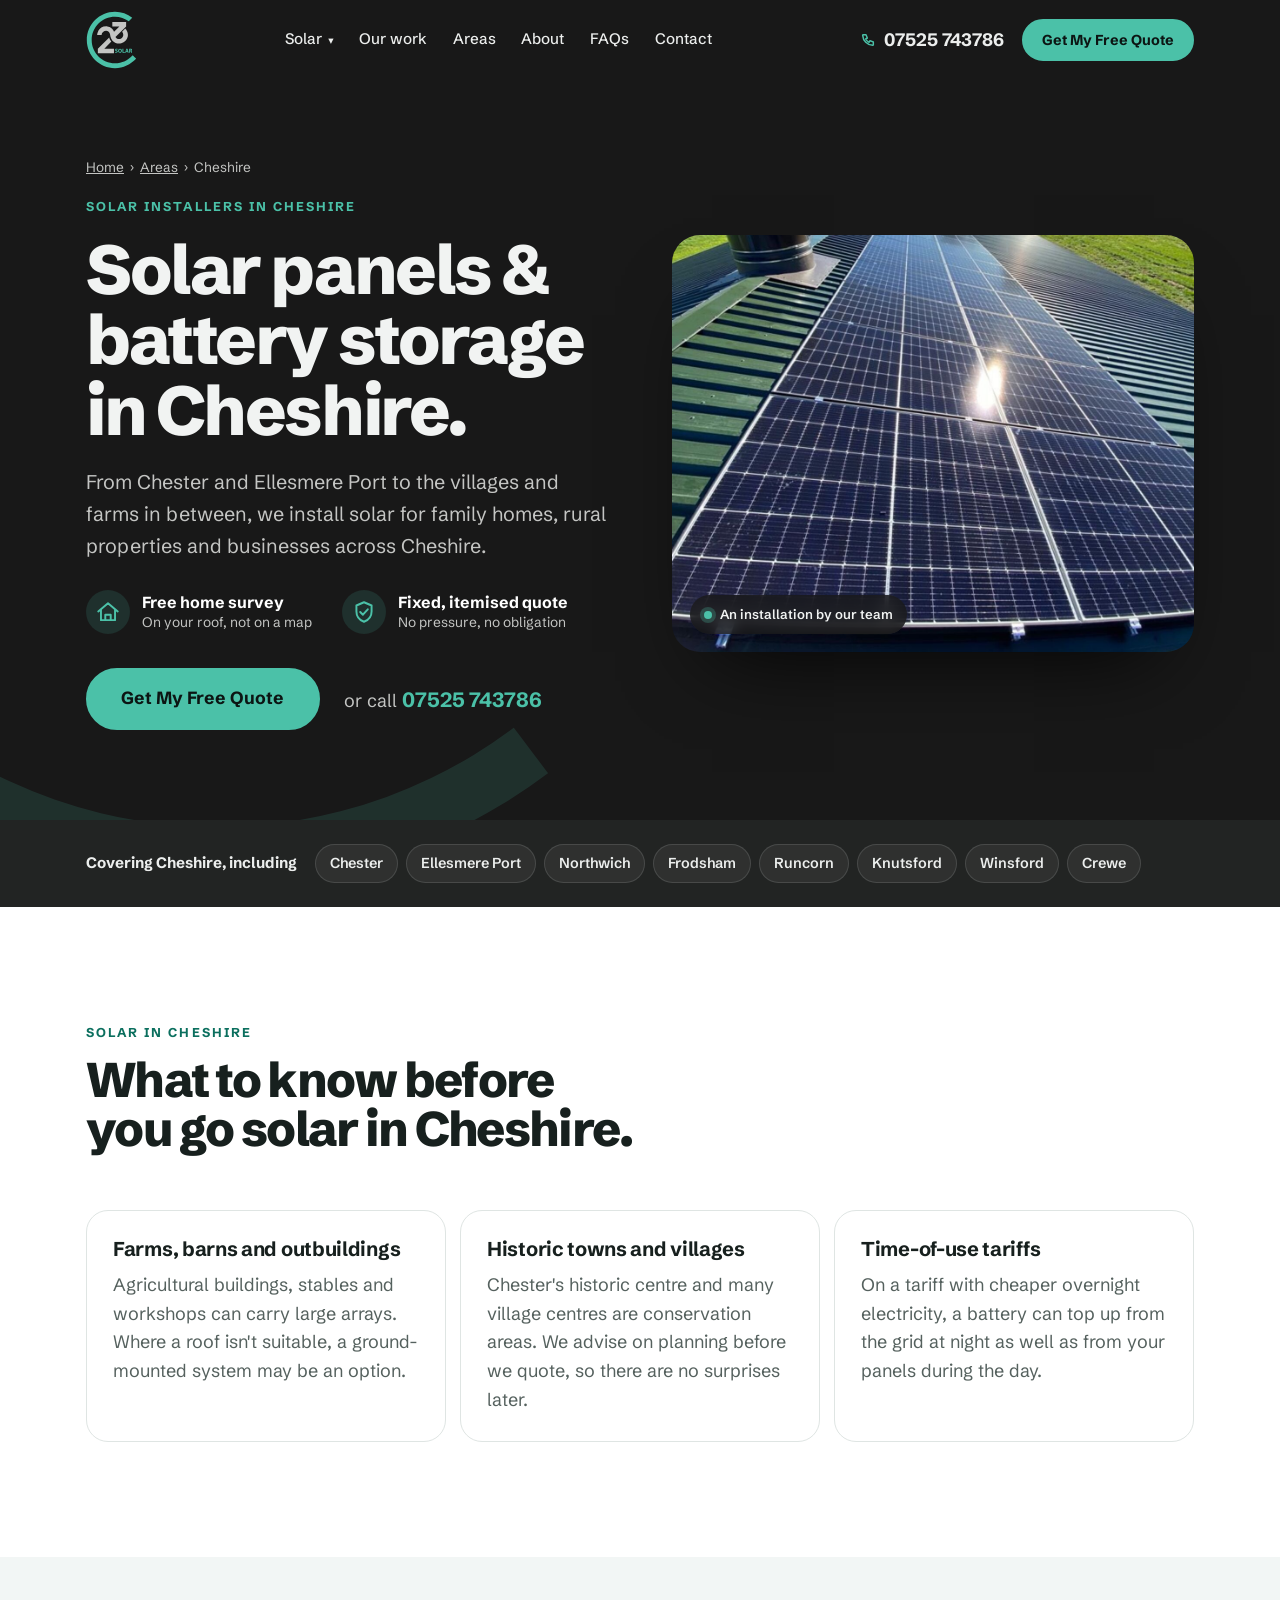
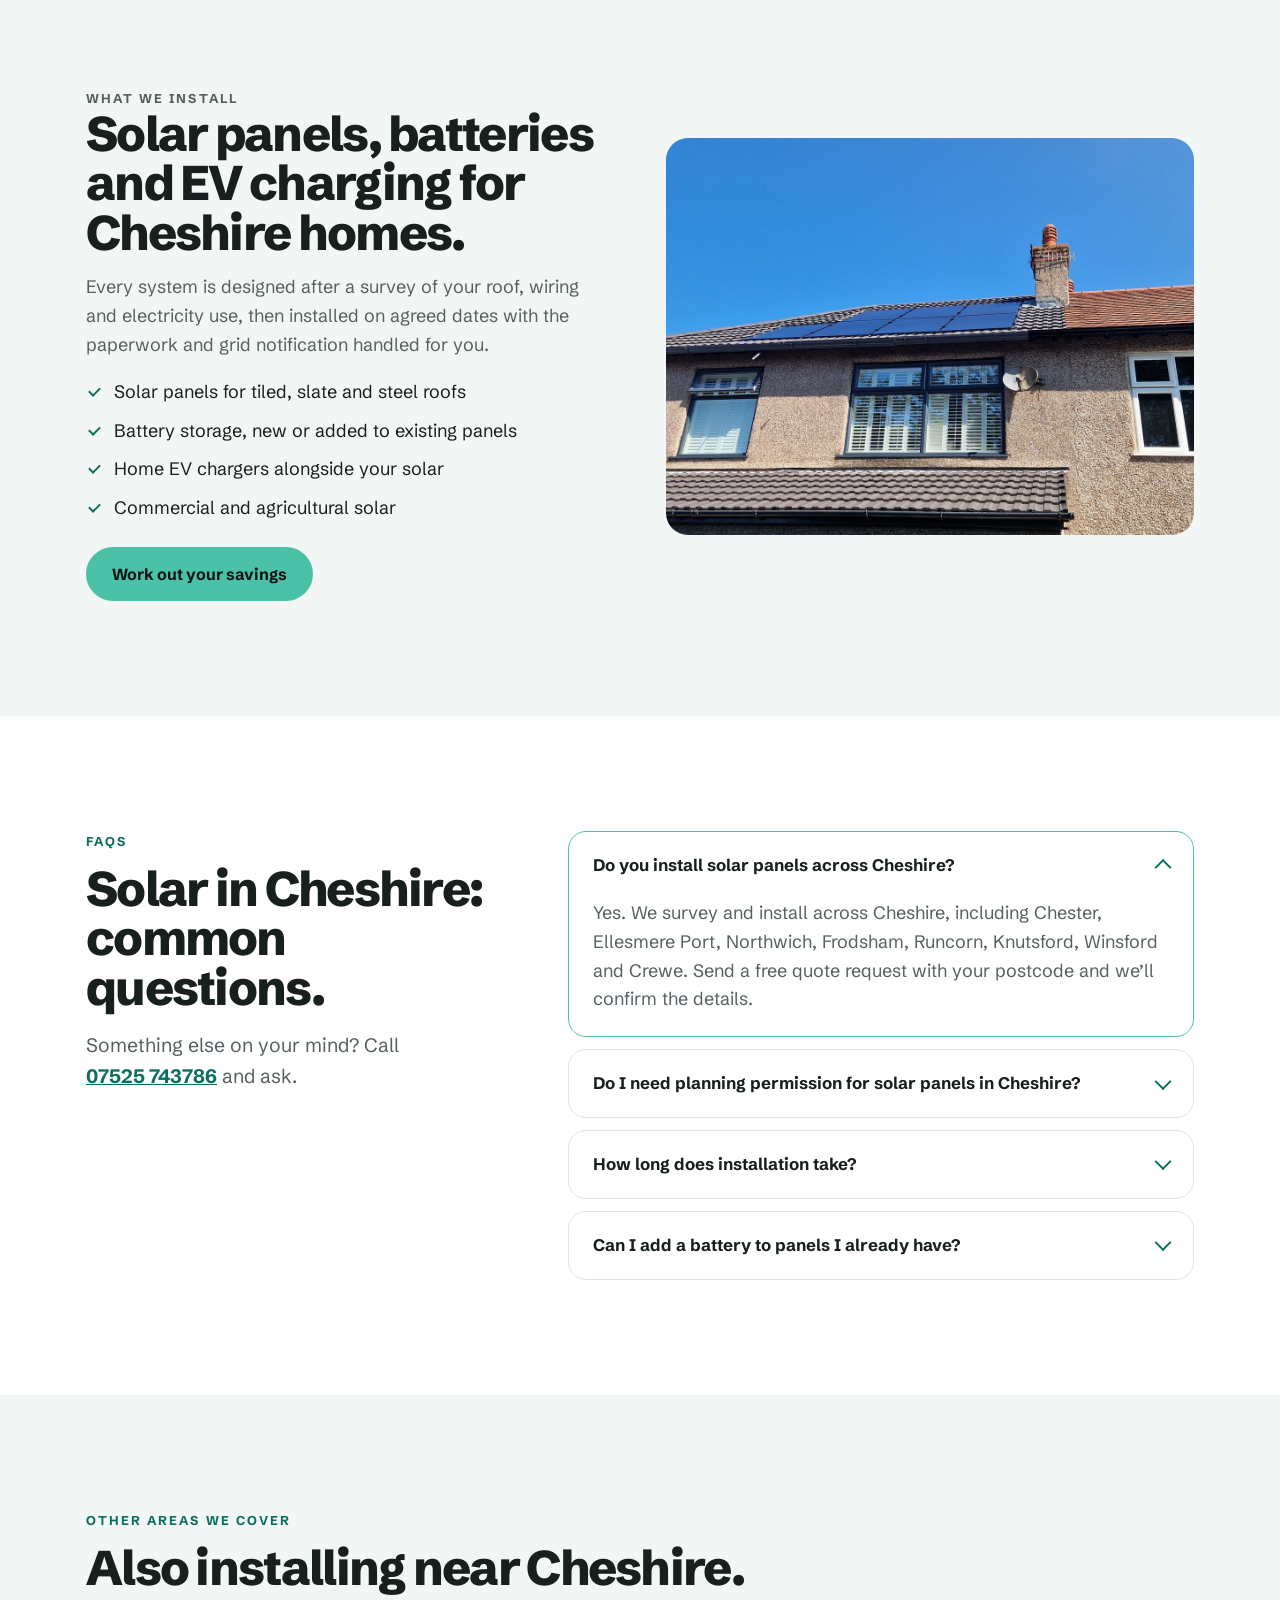
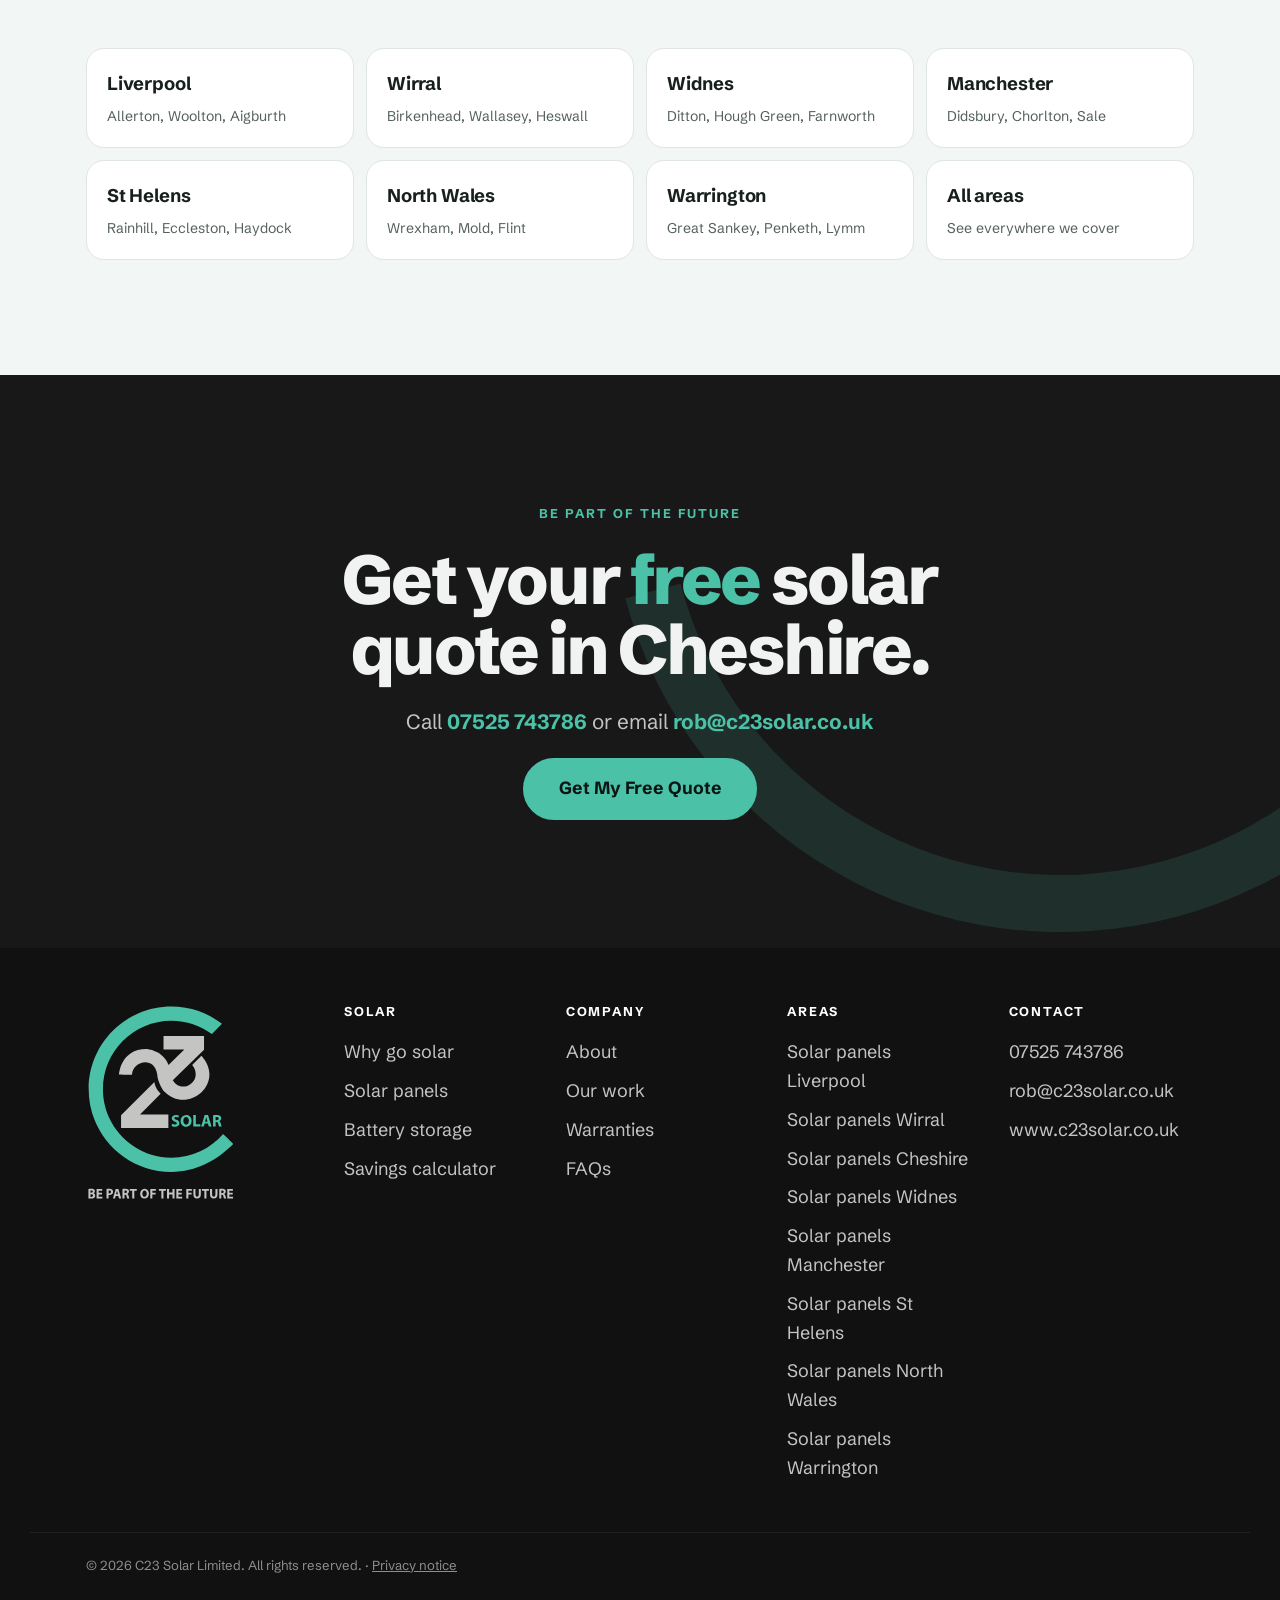
<file: solar-panels-cheshire/index.html>
<!doctype html>
<html lang="en-GB">
<head>
  <meta charset="utf-8">
  <meta name="viewport" content="width=device-width, initial-scale=1">
  <title>Solar Panels Cheshire | Solar &amp; Battery Installers | C23 Solar</title>
  <meta name="description" content="Solar panels and battery storage in Cheshire, including Chester, Ellesmere Port, Northwich. Free survey and a fixed, itemised quote. Call 07525 743786.">
  <link rel="canonical" href="https://www.c23solar.co.uk/solar-panels-cheshire/">
  <meta name="robots" content="index, follow, max-image-preview:large">
  <meta name="theme-color" content="#181818">
  <meta property="og:type" content="website">
  <meta property="og:site_name" content="C23 Solar">
  <meta property="og:locale" content="en_GB">
  <meta property="og:url" content="https://www.c23solar.co.uk/solar-panels-cheshire/">
  <meta property="og:title" content="Solar Panels &amp; Battery Storage in Cheshire | C23 Solar">
  <meta property="og:description" content="Solar panels and battery storage in Cheshire, including Chester, Ellesmere Port, Northwich. Free survey and a fixed, itemised quote. Call 07525 743786.">
  <meta property="og:image" content="https://www.c23solar.co.uk/assets/og-image.jpg">
  <meta property="og:image:width" content="1200">
  <meta property="og:image:height" content="630">
  <meta name="twitter:card" content="summary_large_image">
  <link rel="icon" type="image/svg+xml" href="../assets/favicon.svg">
  <link rel="manifest" href="../manifest.webmanifest">
  <link rel="apple-touch-icon" href="../assets/icons/apple-touch-icon.png">
  <link rel="preconnect" href="https://fonts.googleapis.com">
  <link rel="preconnect" href="https://fonts.gstatic.com" crossorigin>
  <link href="https://fonts.googleapis.com/css2?family=Schibsted+Grotesk:wght@400;500;600;700;800&display=swap" rel="stylesheet">
  <link rel="stylesheet" href="../styles.css">
  <script>document.documentElement.classList.add('js')</script>
  <script type="application/ld+json">
{
 "@context": "https://schema.org",
 "@graph": [
  {
   "@type": "Service",
   "@id": "https://www.c23solar.co.uk/solar-panels-cheshire/#service",
   "name": "Solar panel installation in Cheshire",
   "serviceType": "Solar panel and battery storage installation",
   "url": "https://www.c23solar.co.uk/solar-panels-cheshire/",
   "provider": {
    "@id": "https://www.c23solar.co.uk/#business"
   },
   "areaServed": [
    {
     "@type": "AdministrativeArea",
     "name": "Cheshire"
    },
    {
     "@type": "Place",
     "name": "Chester"
    },
    {
     "@type": "Place",
     "name": "Ellesmere Port"
    },
    {
     "@type": "Place",
     "name": "Northwich"
    },
    {
     "@type": "Place",
     "name": "Frodsham"
    },
    {
     "@type": "Place",
     "name": "Runcorn"
    },
    {
     "@type": "Place",
     "name": "Knutsford"
    },
    {
     "@type": "Place",
     "name": "Winsford"
    },
    {
     "@type": "Place",
     "name": "Crewe"
    }
   ]
  },
  {
   "@type": "BreadcrumbList",
   "itemListElement": [
    {
     "@type": "ListItem",
     "position": 1,
     "name": "Home",
     "item": "https://www.c23solar.co.uk/"
    },
    {
     "@type": "ListItem",
     "position": 2,
     "name": "Areas we cover",
     "item": "https://www.c23solar.co.uk/#areas"
    },
    {
     "@type": "ListItem",
     "position": 3,
     "name": "Solar panels Cheshire",
     "item": "https://www.c23solar.co.uk/solar-panels-cheshire/"
    }
   ]
  },
  {
   "@type": "FAQPage",
   "mainEntity": [
    {
     "@type": "Question",
     "name": "Do you install solar panels across Cheshire?",
     "acceptedAnswer": {
      "@type": "Answer",
      "text": "Yes. We survey and install across Cheshire, including Chester, Ellesmere Port, Northwich, Frodsham, Runcorn, Knutsford, Winsford and Crewe. Send a free quote request with your postcode and we’ll confirm the details."
     }
    },
    {
     "@type": "Question",
     "name": "Do I need planning permission for solar panels in Cheshire?",
     "acceptedAnswer": {
      "@type": "Answer",
      "text": "Most homes don’t, because roof-mounted panels usually count as permitted development. Listed buildings, some conservation areas and some flat roofs are exceptions, and those are decided by Cheshire West and Chester Council or Cheshire East Council. We check this for you as part of the survey."
     }
    },
    {
     "@type": "Question",
     "name": "How long does installation take?",
     "acceptedAnswer": {
      "@type": "Answer",
      "text": "Most home installations are completed in one or two days once scaffolding is up. We agree the dates with you in advance and handle the grid notification."
     }
    },
    {
     "@type": "Question",
     "name": "Can I add a battery to panels I already have?",
     "acceptedAnswer": {
      "@type": "Answer",
      "text": "In most cases, yes. We look at your existing inverter and system during the survey and recommend a battery that works with it."
     }
    }
   ]
  },
  {
   "@type": [
    "LocalBusiness",
    "HomeAndConstructionBusiness"
   ],
   "@id": "https://www.c23solar.co.uk/#business",
   "name": "C23 Solar",
   "legalName": "C23 Solar Limited",
   "slogan": "Be part of the future",
   "description": "Solar panel and battery storage installation for homes and businesses across Merseyside, Cheshire, Greater Manchester and North Wales.",
   "url": "https://www.c23solar.co.uk/",
   "logo": "https://www.c23solar.co.uk/assets/icons/icon-512.png",
   "image": "https://www.c23solar.co.uk/assets/og-image.jpg",
   "telephone": "+447525743786",
   "email": "rob@c23solar.co.uk",
   "address": {
    "@type": "PostalAddress",
    "addressLocality": "Liverpool",
    "addressRegion": "Merseyside",
    "addressCountry": "GB"
   },
   "areaServed": [
    {
     "@type": "City",
     "name": "Liverpool"
    },
    {
     "@type": "AdministrativeArea",
     "name": "Wirral"
    },
    {
     "@type": "AdministrativeArea",
     "name": "Cheshire"
    },
    {
     "@type": "City",
     "name": "Widnes"
    },
    {
     "@type": "City",
     "name": "Manchester"
    },
    {
     "@type": "City",
     "name": "St Helens"
    },
    {
     "@type": "AdministrativeArea",
     "name": "North Wales"
    },
    {
     "@type": "City",
     "name": "Warrington"
    }
   ],
   "knowsAbout": [
    "Solar panel installation",
    "Solar battery storage",
    "Solar PV",
    "EV charger installation",
    "Commercial solar"
   ],
   "hasOfferCatalog": {
    "@type": "OfferCatalog",
    "name": "Solar and battery installation",
    "itemListElement": [
     {
      "@type": "Offer",
      "itemOffered": {
       "@type": "Service",
       "name": "Solar panel installation"
      }
     },
     {
      "@type": "Offer",
      "itemOffered": {
       "@type": "Service",
       "name": "Solar battery storage"
      }
     },
     {
      "@type": "Offer",
      "itemOffered": {
       "@type": "Service",
       "name": "Battery retrofit for existing solar"
      }
     },
     {
      "@type": "Offer",
      "itemOffered": {
       "@type": "Service",
       "name": "Commercial solar installation"
      }
     },
     {
      "@type": "Offer",
      "itemOffered": {
       "@type": "Service",
       "name": "EV charger with solar"
      }
     }
    ]
   }
  }
 ]
}
  </script>
  
</head>
<body>
  <a class="skip" href="#main">Skip to content</a>

  <!-- Header -->
  <header class="nav" id="nav">
    <div class="wrap nav__inner">
      <a class="brand" href="../#top" aria-label="C23 Solar — home"><img src="../assets/c23-solar-logo.svg" alt="C23 Solar" width="53" height="60"></a>
      <nav class="nav__links" aria-label="Primary">
        <div class="nav__group">
          <button class="nav__parent" type="button" aria-expanded="false">Solar <span aria-hidden="true">▾</span></button>
          <div class="nav__menu">
            <a href="../#why">Why go solar</a>
            <a href="../#products">Solar panels</a>
            <a href="../#products">Battery storage</a>
            <a href="../#savings">Savings calculator</a>
          </div>
        </div>
        <a href="../#work">Our work</a>
        <a href="../#areas">Areas</a>
        <a href="../#about">About</a>
        <a href="../#faqs">FAQs</a>
        <a href="../#contact">Contact</a>
      </nav>
      <div class="nav__right">
        <a class="nav__phone" href="tel:+447525743786"><svg viewBox="0 0 24 24" width="16" height="16" aria-hidden="true"><path fill="none" stroke="currentColor" stroke-width="2.2" stroke-linecap="round" stroke-linejoin="round" d="M5 4h4l2 5-2.5 1.5a11 11 0 0 0 5 5L15 13l5 2v4a1 1 0 0 1-1 1A16 16 0 0 1 4 5a1 1 0 0 1 1-1z"/></svg><span>07525 743786</span></a>
        <a class="btn btn--small" href="../#contact" data-quote>Get My Free Quote</a>
      </div>
    </div>
  </header>

  <main id="main">
    <section class="hero" id="top">
      <div class="hero__ring" aria-hidden="true"></div>
      <div class="wrap hero__grid">
        <div class="hero__copy">
          <nav class="crumbs" aria-label="Breadcrumb"><a href="../">Home</a><span aria-hidden="true">›</span><a href="../#areas">Areas</a><span aria-hidden="true">›</span><span aria-current="page">Cheshire</span></nav>
          <h1><span class="h1-kicker">Solar installers in Cheshire</span>Solar panels &amp; battery storage in Cheshire.</h1>
          <p class="hero__lede">From Chester and Ellesmere Port to the villages and farms in between, we install solar for family homes, rural properties and businesses across Cheshire.</p>
          <ul class="hero__stats">
            <li><svg viewBox="0 0 24 24" aria-hidden="true"><path d="M3 11.5 12 4l9 7.5M5.5 10v9.5h13V10M9.5 19.5v-5h5v5"/></svg><span><b>Free home survey</b>On your roof, not on a map</span></li>
            <li><svg viewBox="0 0 24 24" aria-hidden="true"><path d="M12 3l7 3v5.5c0 4.5-3 8-7 9.5-4-1.5-7-5-7-9.5V6zM8.5 12l2.5 2.5 4.5-5"/></svg><span><b>Fixed, itemised quote</b>No pressure, no obligation</span></li>
          </ul>
          <div class="hero__cta">
            <a class="btn btn--big" href="#contact" data-quote>Get My Free Quote</a>
            <a class="hero__call" href="tel:+447525743786">or call <b>07525 743786</b></a>
          </div>
        </div>
        <figure class="hero__media">
          <img src="../assets/photos/install-barn.jpg" fetchpriority="high" alt="Rows of solar panels along the roof of a green agricultural building" width="1200" height="1120">
          <figcaption><span class="dot" aria-hidden="true"></span>An installation by our team</figcaption>
        </figure>
      </div>
    </section>

    <section class="towns-band" aria-label="Places we cover">
      <div class="wrap towns-band__inner">
        <b>Covering Cheshire, including</b>
        <ul class="towns"><li>Chester</li><li>Ellesmere Port</li><li>Northwich</li><li>Frodsham</li><li>Runcorn</li><li>Knutsford</li><li>Winsford</li><li>Crewe</li></ul>
      </div>
    </section>

    <section class="section">
      <div class="wrap">
        <header class="head reveal">
          <p class="tag">Solar in Cheshire</p>
          <h2>What to know before you go solar in Cheshire.</h2>
        </header>
        <div class="points"><article class="point reveal"><h3>Farms, barns and outbuildings</h3><p>Agricultural buildings, stables and workshops can carry large arrays. Where a roof isn&#x27;t suitable, a ground-mounted system may be an option.</p></article><article class="point reveal"><h3>Historic towns and villages</h3><p>Chester&#x27;s historic centre and many village centres are conservation areas. We advise on planning before we quote, so there are no surprises later.</p></article><article class="point reveal"><h3>Time-of-use tariffs</h3><p>On a tariff with cheaper overnight electricity, a battery can top up from the grid at night as well as from your panels during the day.</p></article></div>
      </div>
    </section>

    <section class="section section--tint">
      <div class="wrap split">
        <div class="split__copy reveal">
          <p class="tag">What we install</p>
          <h2>Solar panels, batteries and EV charging for Cheshire homes.</h2>
          <p>Every system is designed after a survey of your roof, wiring and electricity use, then installed on agreed dates with the paperwork and grid notification handled for you.</p>
          <ul class="ticks">
            <li>Solar panels for tiled, slate and steel roofs</li>
            <li>Battery storage, new or added to existing panels</li>
            <li>Home EV chargers alongside your solar</li>
            <li>Commercial and agricultural solar</li>
          </ul>
          <a class="btn" href="../#savings">Work out your savings</a>
        </div>
        <img class="reveal" src="../assets/photos/install-home-evening.jpg" alt="A semi-detached home with all-black solar panels on its roof" loading="lazy" width="1400" height="898">
      </div>
    </section>

    <section class="section">
      <div class="wrap faq">
        <header class="head reveal">
          <p class="tag">FAQs</p>
          <h2>Solar in Cheshire: common questions.</h2>
          <p>Something else on your mind? Call <a href="tel:+447525743786">07525&nbsp;743786</a> and ask.</p>
        </header>
        <div class="faq__list reveal"><details open><summary>Do you install solar panels across Cheshire?</summary><p>Yes. We survey and install across Cheshire, including Chester, Ellesmere Port, Northwich, Frodsham, Runcorn, Knutsford, Winsford and Crewe. Send a free quote request with your postcode and we’ll confirm the details.</p></details><details><summary>Do I need planning permission for solar panels in Cheshire?</summary><p>Most homes don’t, because roof-mounted panels usually count as permitted development. Listed buildings, some conservation areas and some flat roofs are exceptions, and those are decided by Cheshire West and Chester Council or Cheshire East Council. We check this for you as part of the survey.</p></details><details><summary>How long does installation take?</summary><p>Most home installations are completed in one or two days once scaffolding is up. We agree the dates with you in advance and handle the grid notification.</p></details><details><summary>Can I add a battery to panels I already have?</summary><p>In most cases, yes. We look at your existing inverter and system during the survey and recommend a battery that works with it.</p></details></div>
      </div>
    </section>

    <section class="section section--tint">
      <div class="wrap">
        <header class="head reveal">
          <p class="tag">Other areas we cover</p>
          <h2>Also installing near Cheshire.</h2>
        </header>
        <div class="areas reveal"><a class="area" href="../solar-panels-liverpool/"><b>Liverpool</b><span>Allerton, Woolton, Aigburth</span></a><a class="area" href="../solar-panels-wirral/"><b>Wirral</b><span>Birkenhead, Wallasey, Heswall</span></a><a class="area" href="../solar-panels-widnes/"><b>Widnes</b><span>Ditton, Hough Green, Farnworth</span></a><a class="area" href="../solar-panels-manchester/"><b>Manchester</b><span>Didsbury, Chorlton, Sale</span></a><a class="area" href="../solar-panels-st-helens/"><b>St Helens</b><span>Rainhill, Eccleston, Haydock</span></a><a class="area" href="../solar-panels-north-wales/"><b>North Wales</b><span>Wrexham, Mold, Flint</span></a><a class="area" href="../solar-panels-warrington/"><b>Warrington</b><span>Great Sankey, Penketh, Lymm</span></a><a class="area" href="../#areas"><b>All areas</b><span>See everywhere we cover</span></a></div>
      </div>
    </section>

    <section class="cta" id="contact">
      <div class="cta__ring" aria-hidden="true"></div>
      <div class="wrap cta__inner reveal">
        <p class="tag">Be part of the future</p>
        <h2>Get your <span>free</span> solar quote in Cheshire.</h2>
        <p>Call <a href="tel:+447525743786">07525 743786</a> or email <a href="mailto:rob@c23solar.co.uk">rob@c23solar.co.uk</a></p>
        <a class="btn btn--big" href="mailto:rob@c23solar.co.uk" data-quote>Get My Free Quote</a>
      </div>
    </section>
  </main>

  <footer class="footer">
    <div class="wrap footer__grid">
      <img class="footer__logo" src="../assets/c23-solar-lockup.svg" alt="C23 Solar — Be part of the future" width="150" height="197">
      <nav aria-label="Footer">
        <h3>Solar</h3>
        <a href="../#why">Why go solar</a><a href="../#products">Solar panels</a><a href="../#products">Battery storage</a><a href="../#savings">Savings calculator</a>
      </nav>
      <nav aria-label="Company">
        <h3>Company</h3>
        <a href="../#about">About</a><a href="../#work">Our work</a><a href="../#warranties">Warranties</a><a href="../#faqs">FAQs</a>
      </nav>
      <!-- FOOTAREAS:START -->
      <nav aria-label="Areas">
        <h3>Areas</h3>
        <a href="../solar-panels-liverpool/">Solar panels Liverpool</a><a href="../solar-panels-wirral/">Solar panels Wirral</a><a href="../solar-panels-cheshire/">Solar panels Cheshire</a><a href="../solar-panels-widnes/">Solar panels Widnes</a><a href="../solar-panels-manchester/">Solar panels Manchester</a><a href="../solar-panels-st-helens/">Solar panels St Helens</a><a href="../solar-panels-north-wales/">Solar panels North Wales</a><a href="../solar-panels-warrington/">Solar panels Warrington</a>
      </nav>
      <!-- FOOTAREAS:END -->
      <div>
        <h3>Contact</h3>
        <a href="tel:+447525743786">07525 743786</a>
        <a href="mailto:rob@c23solar.co.uk">rob@c23solar.co.uk</a>
        <a href="https://www.c23solar.co.uk">www.c23solar.co.uk</a>
      </div>
    </div>
    <div class="wrap footer__legal">© <span id="year">2026</span> C23 Solar Limited. All rights reserved. · <a href="../privacy/">Privacy notice</a></div>
  </footer>

  <div class="mobilebar">
    <a href="tel:+447525743786">Call us</a>
    <a class="is-primary" href="../#contact" data-quote>Free quote</a>
  </div>

  <!-- Quote form (opens from every "Get My Free Quote" button) -->
  <dialog class="quote" id="quote" aria-labelledby="quote-title">
    <form method="dialog" class="quote__form" id="quote-form" data-email="rob@c23solar.co.uk" data-endpoint="https://api.web3forms.com/submit" data-key="1db44acd-38af-417e-bbf0-995d5c4e4227" data-key-copy="08697924-cff7-4c4b-83c3-6b2afc3a48d3" novalidate>
      <input type="checkbox" name="botcheck" class="hp" tabindex="-1" autocomplete="off" aria-hidden="true">
      <button class="quote__close" type="button" id="quote-close" aria-label="Close">×</button>
      <div class="quote__head">
        <img src="../assets/c23-solar-logo.svg" alt="" width="40" height="45">
        <h2 id="quote-title">Get your <span>free</span> quote</h2>
        <p>It takes about a minute. <span id="quote-step">Step 1 of 4</span></p>
        <div class="quote__bar"><i id="quote-progress"></i></div>
      </div>

      <fieldset class="quote__step is-active">
        <legend>Where is the property?</legend>
        <label class="inputs__one">Postcode<input name="postcode" autocomplete="postal-code" placeholder="e.g. L1 8JQ"></label>
      </fieldset>

      <fieldset class="quote__step">
        <legend>Do you own the property?</legend>
        <div class="choices">
          <label class="choice"><input type="radio" name="owner" value="Yes"><span>Yes</span></label>
          <label class="choice"><input type="radio" name="owner" value="No"><span>No</span></label>
        </div>
      </fieldset>

      <fieldset class="quote__step">
        <legend>What type of property is it?</legend>
        <div class="choices choices--3">
          <label class="choice"><input type="radio" name="property" value="Detached"><span>Detached</span></label>
          <label class="choice"><input type="radio" name="property" value="Semi-detached"><span>Semi-detached</span></label>
          <label class="choice"><input type="radio" name="property" value="Terraced"><span>Terraced</span></label>
          <label class="choice"><input type="radio" name="property" value="Bungalow"><span>Bungalow</span></label>
          <label class="choice"><input type="radio" name="property" value="Flat"><span>Flat</span></label>
          <label class="choice"><input type="radio" name="property" value="Business premises"><span>Business</span></label>
        </div>
      </fieldset>

      <fieldset class="quote__step">
        <legend>Where should we send your quote?</legend>
        <div class="inputs">
          <label>First name<input name="first" autocomplete="given-name"></label>
          <label>Last name<input name="last" autocomplete="family-name"></label>
          <label class="inputs__full">Email<input name="email" type="email" autocomplete="email"></label>
          <label class="inputs__full">Phone<input name="phone" type="tel" autocomplete="tel"></label>
        </div>
      </fieldset>

      <p class="quote__status" id="quote-status" role="status"></p>
      <div class="quote__nav">
        <button class="btn btn--ghost" type="button" id="quote-back" hidden>Back</button>
        <button class="btn" type="button" id="quote-next">Next</button>
      </div>
      <p class="quote__note">No obligation. We only use your details to reply to your enquiry. See our <a href="../privacy/">privacy notice</a>.</p>
      <div class="quote__done" id="quote-done" hidden>
        <span class="quote__tick" aria-hidden="true"></span>
        <h3>Thanks, your request is in.</h3>
        <p>We’ll be in touch soon to talk through your options and arrange a survey. If it’s urgent, call <a href="tel:+447525743786">07525 743786</a>.</p>
        <button class="btn" type="button" id="quote-done-close">Close</button>
      </div>
    </form>
  </dialog>

  <script src="../main.js" data-root="../" defer></script>
</body>
</html>
</file>
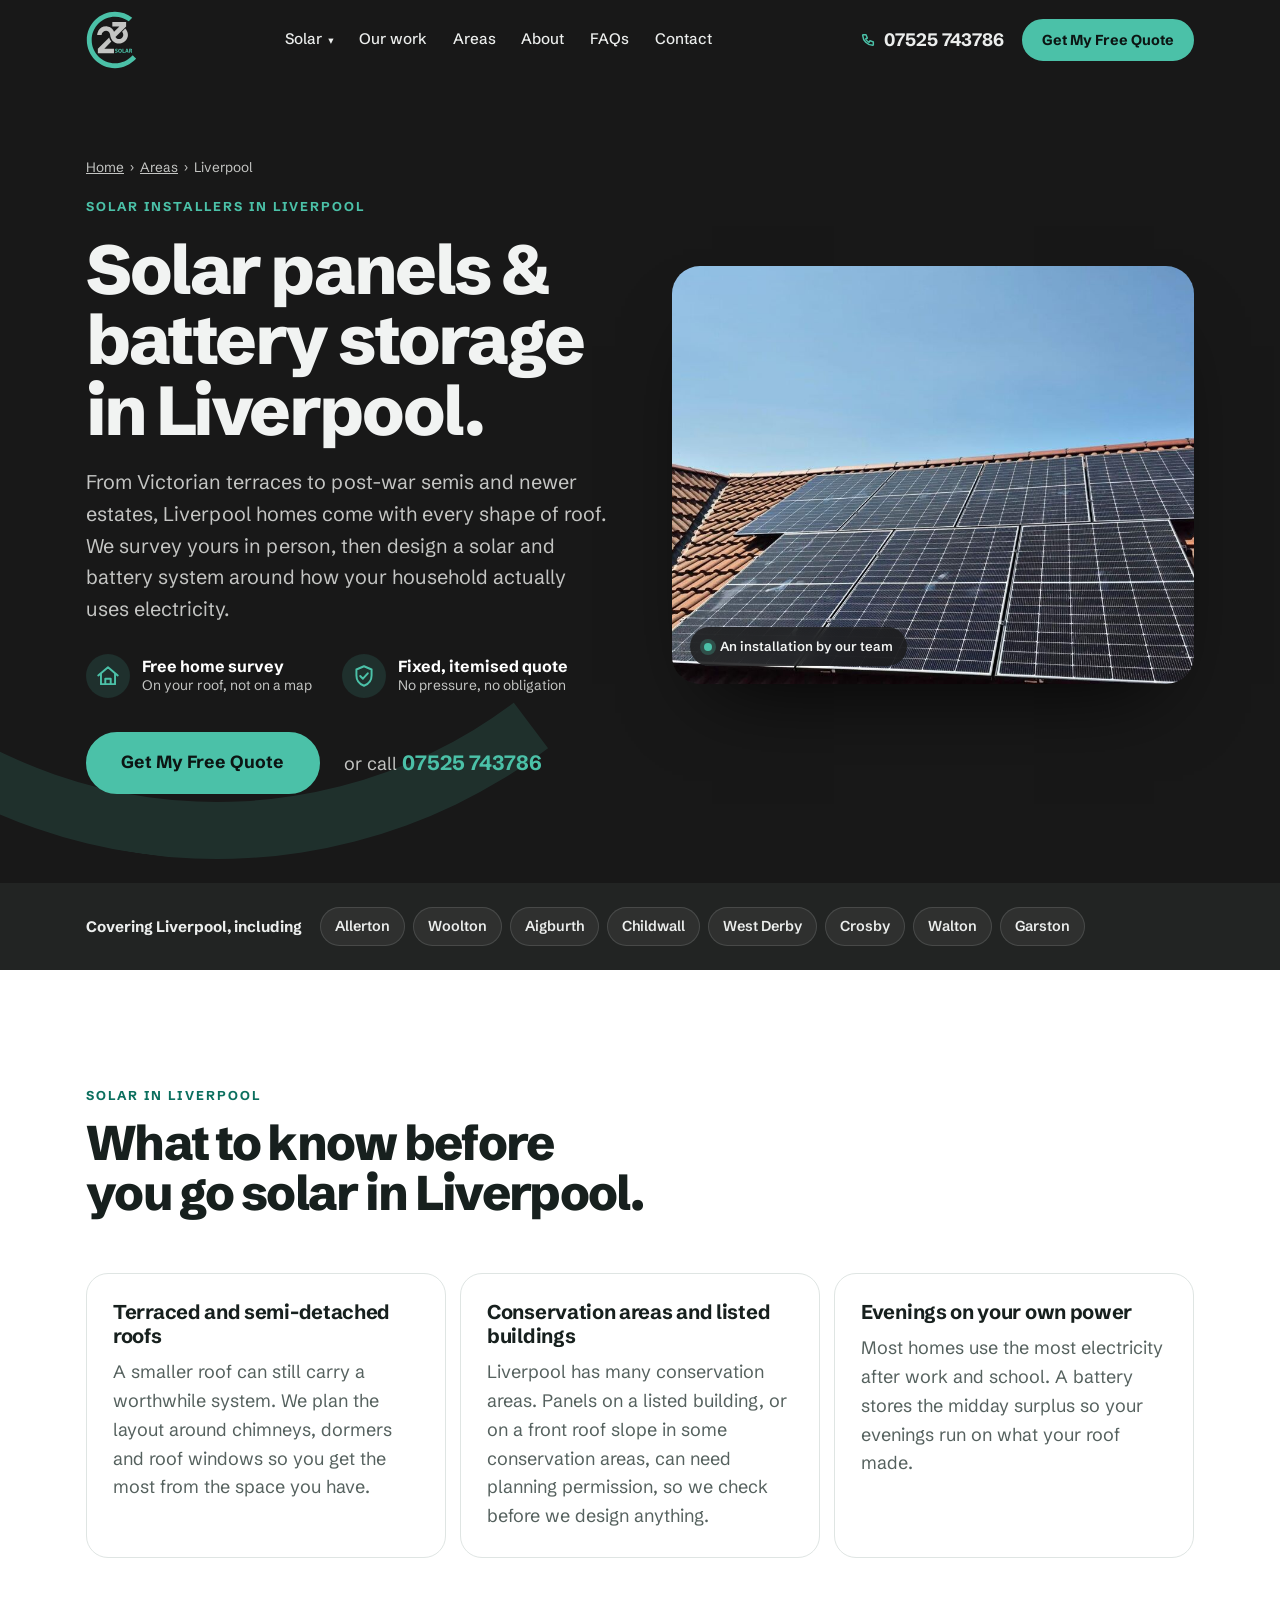
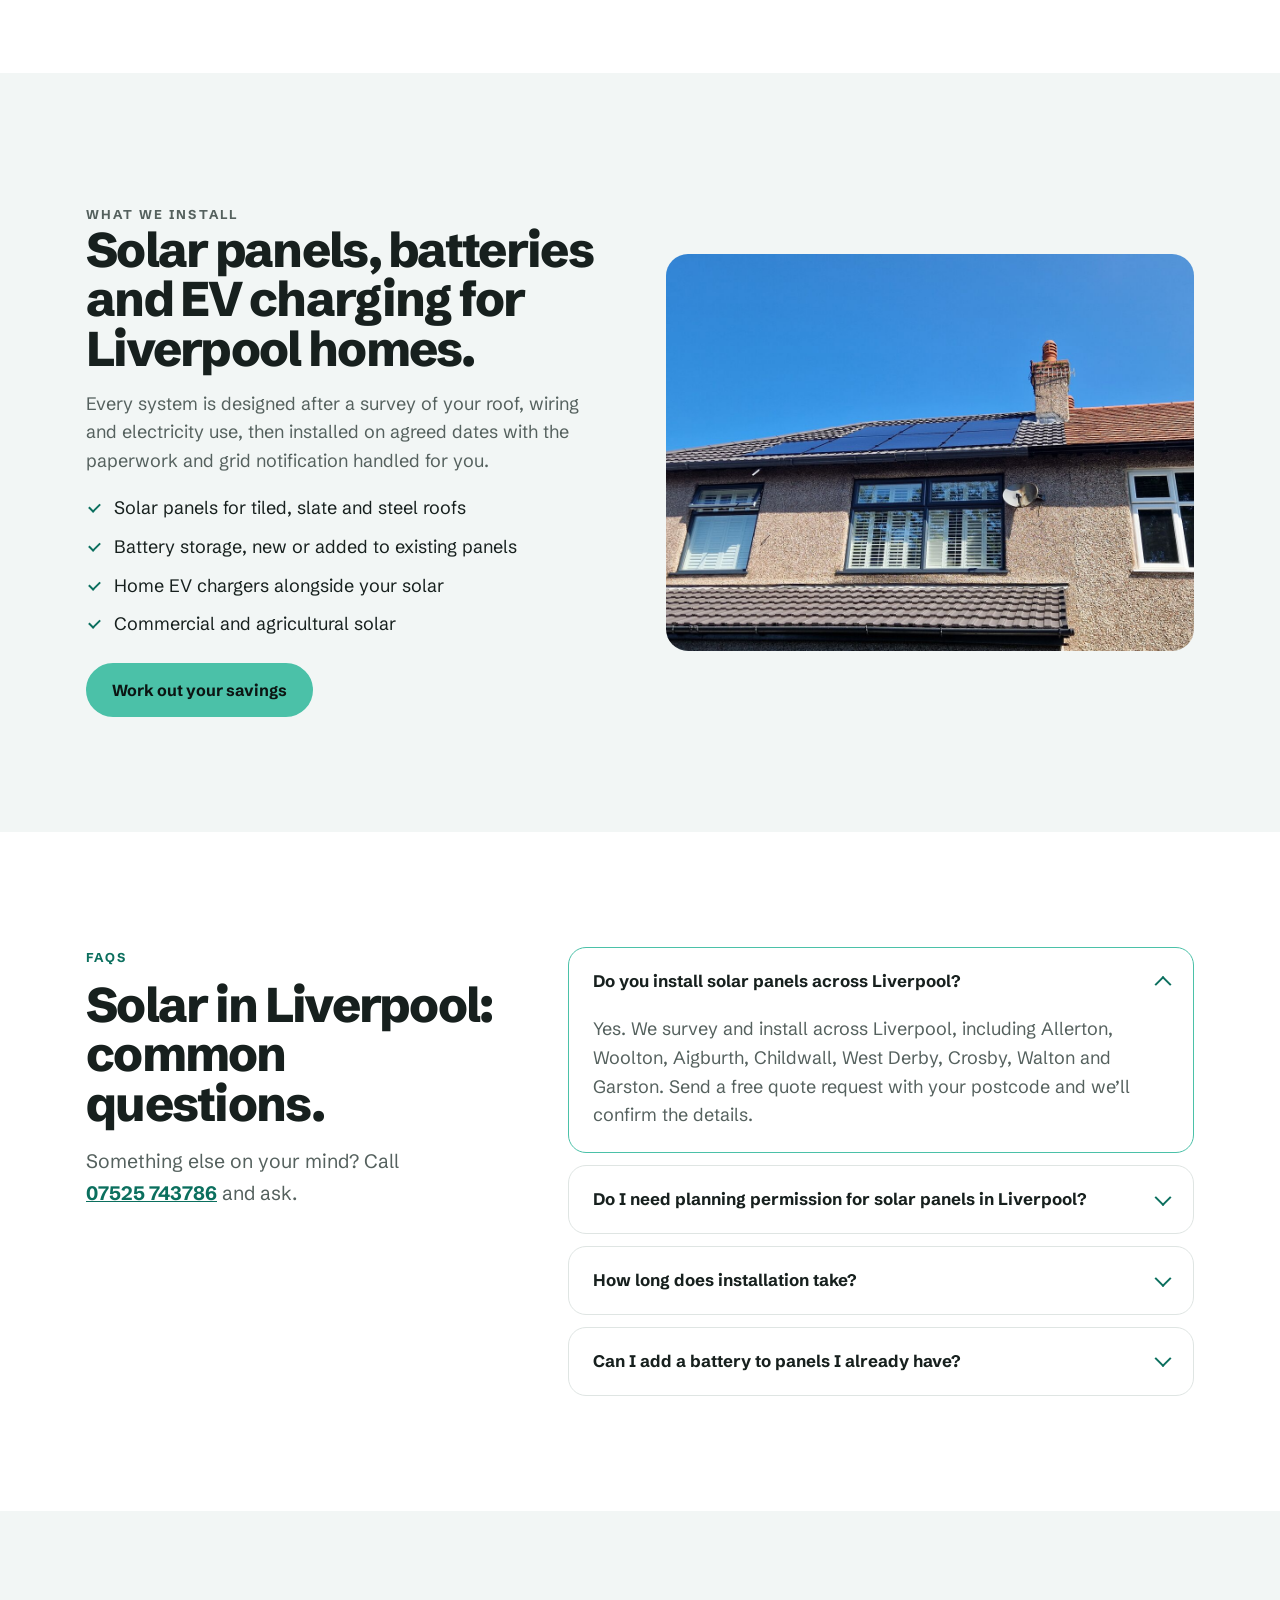
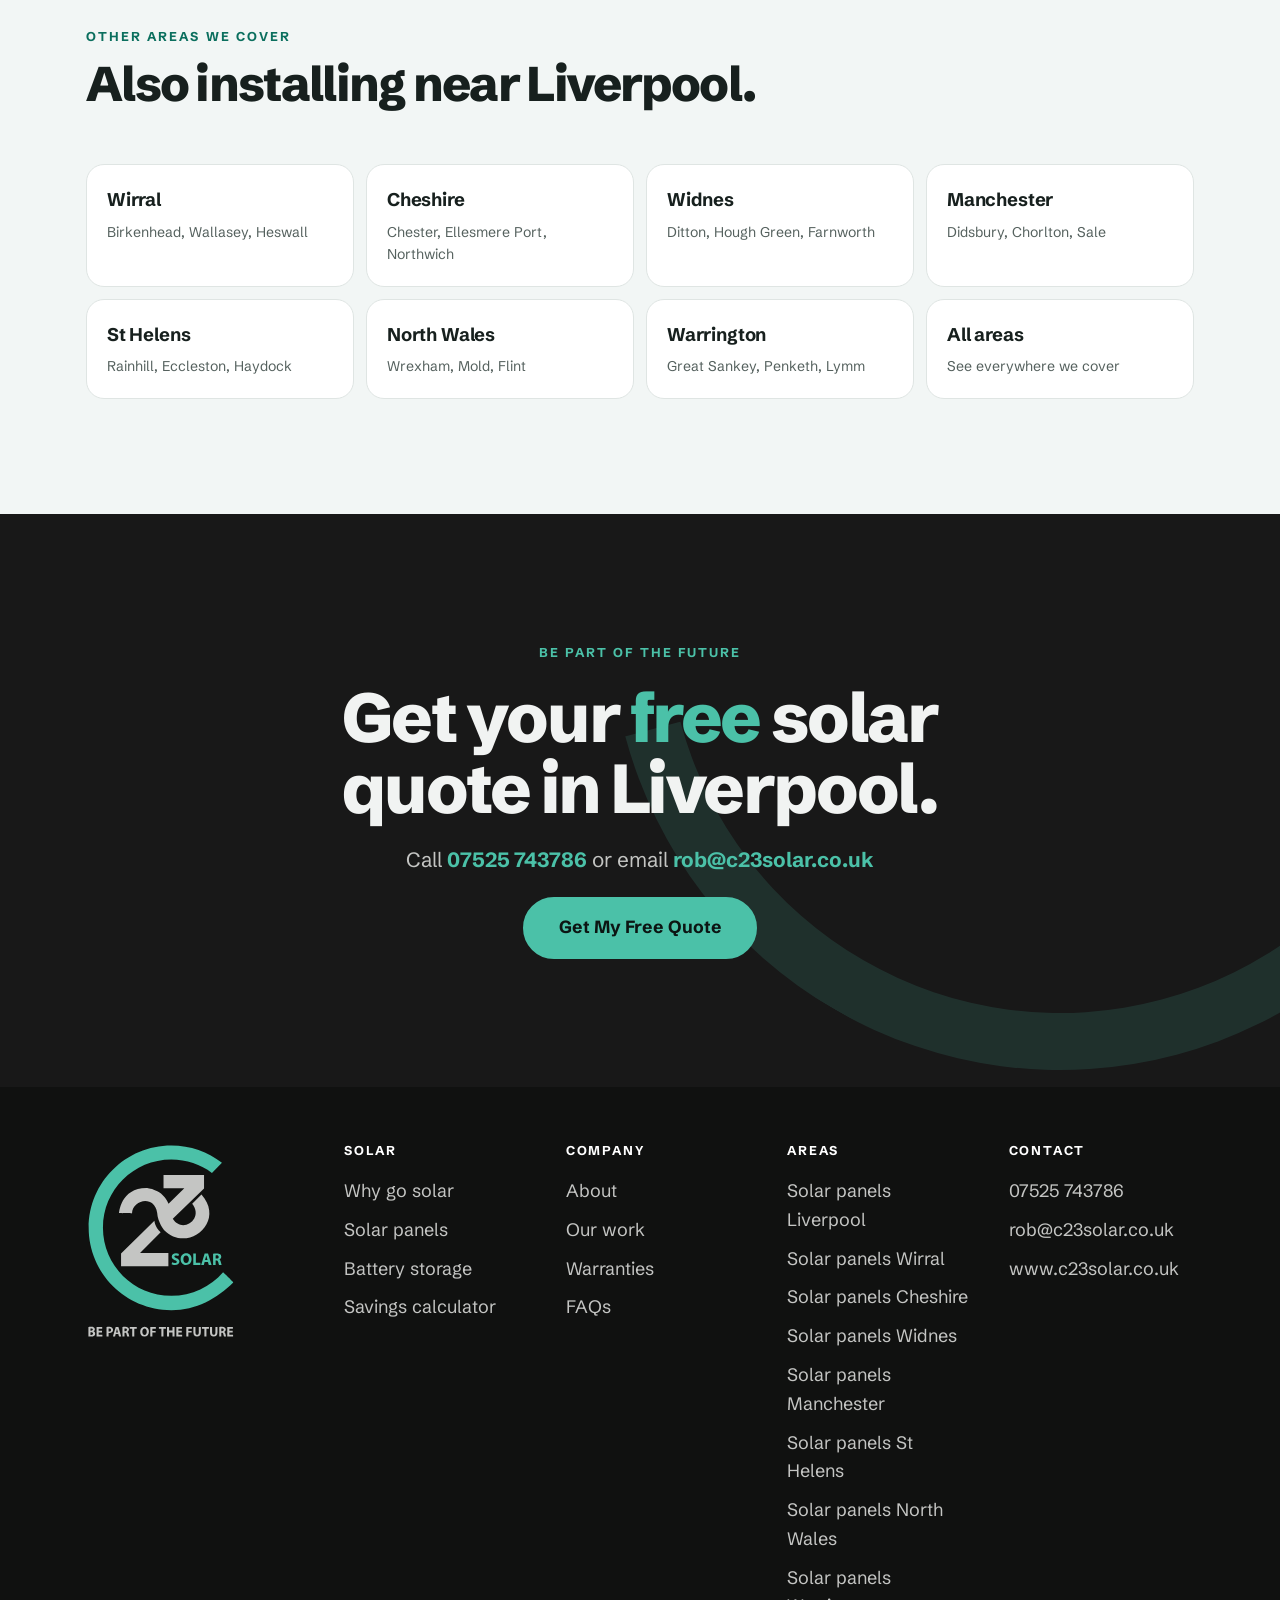
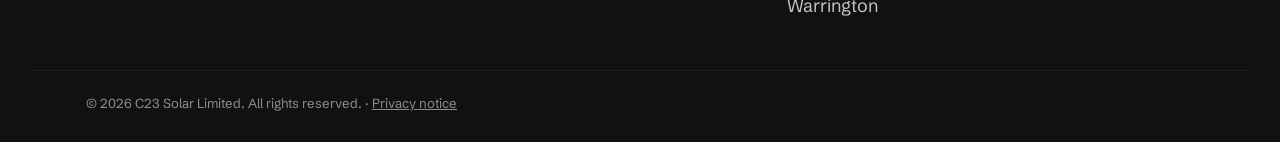
<file: solar-panels-liverpool/index.html>
<!doctype html>
<html lang="en-GB">
<head>
  <meta charset="utf-8">
  <meta name="viewport" content="width=device-width, initial-scale=1">
  <title>Solar Panels Liverpool | Solar &amp; Battery Installers | C23 Solar</title>
  <meta name="description" content="Solar panels and battery storage in Liverpool, including Allerton, Woolton, Aigburth. Free survey and a fixed, itemised quote. Call 07525 743786.">
  <link rel="canonical" href="https://www.c23solar.co.uk/solar-panels-liverpool/">
  <meta name="robots" content="index, follow, max-image-preview:large">
  <meta name="theme-color" content="#181818">
  <meta property="og:type" content="website">
  <meta property="og:site_name" content="C23 Solar">
  <meta property="og:locale" content="en_GB">
  <meta property="og:url" content="https://www.c23solar.co.uk/solar-panels-liverpool/">
  <meta property="og:title" content="Solar Panels &amp; Battery Storage in Liverpool | C23 Solar">
  <meta property="og:description" content="Solar panels and battery storage in Liverpool, including Allerton, Woolton, Aigburth. Free survey and a fixed, itemised quote. Call 07525 743786.">
  <meta property="og:image" content="https://www.c23solar.co.uk/assets/og-image.jpg">
  <meta property="og:image:width" content="1200">
  <meta property="og:image:height" content="630">
  <meta name="twitter:card" content="summary_large_image">
  <link rel="icon" type="image/svg+xml" href="../assets/favicon.svg">
  <link rel="manifest" href="../manifest.webmanifest">
  <link rel="apple-touch-icon" href="../assets/icons/apple-touch-icon.png">
  <link rel="preconnect" href="https://fonts.googleapis.com">
  <link rel="preconnect" href="https://fonts.gstatic.com" crossorigin>
  <link href="https://fonts.googleapis.com/css2?family=Schibsted+Grotesk:wght@400;500;600;700;800&display=swap" rel="stylesheet">
  <link rel="stylesheet" href="../styles.css">
  <script>document.documentElement.classList.add('js')</script>
  <script type="application/ld+json">
{
 "@context": "https://schema.org",
 "@graph": [
  {
   "@type": "Service",
   "@id": "https://www.c23solar.co.uk/solar-panels-liverpool/#service",
   "name": "Solar panel installation in Liverpool",
   "serviceType": "Solar panel and battery storage installation",
   "url": "https://www.c23solar.co.uk/solar-panels-liverpool/",
   "provider": {
    "@id": "https://www.c23solar.co.uk/#business"
   },
   "areaServed": [
    {
     "@type": "City",
     "name": "Liverpool"
    },
    {
     "@type": "Place",
     "name": "Allerton"
    },
    {
     "@type": "Place",
     "name": "Woolton"
    },
    {
     "@type": "Place",
     "name": "Aigburth"
    },
    {
     "@type": "Place",
     "name": "Childwall"
    },
    {
     "@type": "Place",
     "name": "West Derby"
    },
    {
     "@type": "Place",
     "name": "Crosby"
    },
    {
     "@type": "Place",
     "name": "Walton"
    },
    {
     "@type": "Place",
     "name": "Garston"
    }
   ]
  },
  {
   "@type": "BreadcrumbList",
   "itemListElement": [
    {
     "@type": "ListItem",
     "position": 1,
     "name": "Home",
     "item": "https://www.c23solar.co.uk/"
    },
    {
     "@type": "ListItem",
     "position": 2,
     "name": "Areas we cover",
     "item": "https://www.c23solar.co.uk/#areas"
    },
    {
     "@type": "ListItem",
     "position": 3,
     "name": "Solar panels Liverpool",
     "item": "https://www.c23solar.co.uk/solar-panels-liverpool/"
    }
   ]
  },
  {
   "@type": "FAQPage",
   "mainEntity": [
    {
     "@type": "Question",
     "name": "Do you install solar panels across Liverpool?",
     "acceptedAnswer": {
      "@type": "Answer",
      "text": "Yes. We survey and install across Liverpool, including Allerton, Woolton, Aigburth, Childwall, West Derby, Crosby, Walton and Garston. Send a free quote request with your postcode and we’ll confirm the details."
     }
    },
    {
     "@type": "Question",
     "name": "Do I need planning permission for solar panels in Liverpool?",
     "acceptedAnswer": {
      "@type": "Answer",
      "text": "Most homes don’t, because roof-mounted panels usually count as permitted development. Listed buildings, some conservation areas and some flat roofs are exceptions, and those are decided by Liverpool City Council. We check this for you as part of the survey."
     }
    },
    {
     "@type": "Question",
     "name": "How long does installation take?",
     "acceptedAnswer": {
      "@type": "Answer",
      "text": "Most home installations are completed in one or two days once scaffolding is up. We agree the dates with you in advance and handle the grid notification."
     }
    },
    {
     "@type": "Question",
     "name": "Can I add a battery to panels I already have?",
     "acceptedAnswer": {
      "@type": "Answer",
      "text": "In most cases, yes. We look at your existing inverter and system during the survey and recommend a battery that works with it."
     }
    }
   ]
  },
  {
   "@type": [
    "LocalBusiness",
    "HomeAndConstructionBusiness"
   ],
   "@id": "https://www.c23solar.co.uk/#business",
   "name": "C23 Solar",
   "legalName": "C23 Solar Limited",
   "slogan": "Be part of the future",
   "description": "Solar panel and battery storage installation for homes and businesses across Merseyside, Cheshire, Greater Manchester and North Wales.",
   "url": "https://www.c23solar.co.uk/",
   "logo": "https://www.c23solar.co.uk/assets/icons/icon-512.png",
   "image": "https://www.c23solar.co.uk/assets/og-image.jpg",
   "telephone": "+447525743786",
   "email": "rob@c23solar.co.uk",
   "address": {
    "@type": "PostalAddress",
    "addressLocality": "Liverpool",
    "addressRegion": "Merseyside",
    "addressCountry": "GB"
   },
   "areaServed": [
    {
     "@type": "City",
     "name": "Liverpool"
    },
    {
     "@type": "AdministrativeArea",
     "name": "Wirral"
    },
    {
     "@type": "AdministrativeArea",
     "name": "Cheshire"
    },
    {
     "@type": "City",
     "name": "Widnes"
    },
    {
     "@type": "City",
     "name": "Manchester"
    },
    {
     "@type": "City",
     "name": "St Helens"
    },
    {
     "@type": "AdministrativeArea",
     "name": "North Wales"
    },
    {
     "@type": "City",
     "name": "Warrington"
    }
   ],
   "knowsAbout": [
    "Solar panel installation",
    "Solar battery storage",
    "Solar PV",
    "EV charger installation",
    "Commercial solar"
   ],
   "hasOfferCatalog": {
    "@type": "OfferCatalog",
    "name": "Solar and battery installation",
    "itemListElement": [
     {
      "@type": "Offer",
      "itemOffered": {
       "@type": "Service",
       "name": "Solar panel installation"
      }
     },
     {
      "@type": "Offer",
      "itemOffered": {
       "@type": "Service",
       "name": "Solar battery storage"
      }
     },
     {
      "@type": "Offer",
      "itemOffered": {
       "@type": "Service",
       "name": "Battery retrofit for existing solar"
      }
     },
     {
      "@type": "Offer",
      "itemOffered": {
       "@type": "Service",
       "name": "Commercial solar installation"
      }
     },
     {
      "@type": "Offer",
      "itemOffered": {
       "@type": "Service",
       "name": "EV charger with solar"
      }
     }
    ]
   }
  }
 ]
}
  </script>
  
</head>
<body>
  <a class="skip" href="#main">Skip to content</a>

  <!-- Header -->
  <header class="nav" id="nav">
    <div class="wrap nav__inner">
      <a class="brand" href="../#top" aria-label="C23 Solar — home"><img src="../assets/c23-solar-logo.svg" alt="C23 Solar" width="53" height="60"></a>
      <nav class="nav__links" aria-label="Primary">
        <div class="nav__group">
          <button class="nav__parent" type="button" aria-expanded="false">Solar <span aria-hidden="true">▾</span></button>
          <div class="nav__menu">
            <a href="../#why">Why go solar</a>
            <a href="../#products">Solar panels</a>
            <a href="../#products">Battery storage</a>
            <a href="../#savings">Savings calculator</a>
          </div>
        </div>
        <a href="../#work">Our work</a>
        <a href="../#areas">Areas</a>
        <a href="../#about">About</a>
        <a href="../#faqs">FAQs</a>
        <a href="../#contact">Contact</a>
      </nav>
      <div class="nav__right">
        <a class="nav__phone" href="tel:+447525743786"><svg viewBox="0 0 24 24" width="16" height="16" aria-hidden="true"><path fill="none" stroke="currentColor" stroke-width="2.2" stroke-linecap="round" stroke-linejoin="round" d="M5 4h4l2 5-2.5 1.5a11 11 0 0 0 5 5L15 13l5 2v4a1 1 0 0 1-1 1A16 16 0 0 1 4 5a1 1 0 0 1 1-1z"/></svg><span>07525 743786</span></a>
        <a class="btn btn--small" href="../#contact" data-quote>Get My Free Quote</a>
      </div>
    </div>
  </header>

  <main id="main">
    <section class="hero" id="top">
      <div class="hero__ring" aria-hidden="true"></div>
      <div class="wrap hero__grid">
        <div class="hero__copy">
          <nav class="crumbs" aria-label="Breadcrumb"><a href="../">Home</a><span aria-hidden="true">›</span><a href="../#areas">Areas</a><span aria-hidden="true">›</span><span aria-current="page">Liverpool</span></nav>
          <h1><span class="h1-kicker">Solar installers in Liverpool</span>Solar panels &amp; battery storage in Liverpool.</h1>
          <p class="hero__lede">From Victorian terraces to post-war semis and newer estates, Liverpool homes come with every shape of roof. We survey yours in person, then design a solar and battery system around how your household actually uses electricity.</p>
          <ul class="hero__stats">
            <li><svg viewBox="0 0 24 24" aria-hidden="true"><path d="M3 11.5 12 4l9 7.5M5.5 10v9.5h13V10M9.5 19.5v-5h5v5"/></svg><span><b>Free home survey</b>On your roof, not on a map</span></li>
            <li><svg viewBox="0 0 24 24" aria-hidden="true"><path d="M12 3l7 3v5.5c0 4.5-3 8-7 9.5-4-1.5-7-5-7-9.5V6zM8.5 12l2.5 2.5 4.5-5"/></svg><span><b>Fixed, itemised quote</b>No pressure, no obligation</span></li>
          </ul>
          <div class="hero__cta">
            <a class="btn btn--big" href="#contact" data-quote>Get My Free Quote</a>
            <a class="hero__call" href="tel:+447525743786">or call <b>07525 743786</b></a>
          </div>
        </div>
        <figure class="hero__media">
          <img src="../assets/photos/install-clay-tiles.jpg" fetchpriority="high" alt="Solar panels on an orange clay-tiled roof under a blue sky" width="1200" height="702">
          <figcaption><span class="dot" aria-hidden="true"></span>An installation by our team</figcaption>
        </figure>
      </div>
    </section>

    <section class="towns-band" aria-label="Places we cover">
      <div class="wrap towns-band__inner">
        <b>Covering Liverpool, including</b>
        <ul class="towns"><li>Allerton</li><li>Woolton</li><li>Aigburth</li><li>Childwall</li><li>West Derby</li><li>Crosby</li><li>Walton</li><li>Garston</li></ul>
      </div>
    </section>

    <section class="section">
      <div class="wrap">
        <header class="head reveal">
          <p class="tag">Solar in Liverpool</p>
          <h2>What to know before you go solar in Liverpool.</h2>
        </header>
        <div class="points"><article class="point reveal"><h3>Terraced and semi-detached roofs</h3><p>A smaller roof can still carry a worthwhile system. We plan the layout around chimneys, dormers and roof windows so you get the most from the space you have.</p></article><article class="point reveal"><h3>Conservation areas and listed buildings</h3><p>Liverpool has many conservation areas. Panels on a listed building, or on a front roof slope in some conservation areas, can need planning permission, so we check before we design anything.</p></article><article class="point reveal"><h3>Evenings on your own power</h3><p>Most homes use the most electricity after work and school. A battery stores the midday surplus so your evenings run on what your roof made.</p></article></div>
      </div>
    </section>

    <section class="section section--tint">
      <div class="wrap split">
        <div class="split__copy reveal">
          <p class="tag">What we install</p>
          <h2>Solar panels, batteries and EV charging for Liverpool homes.</h2>
          <p>Every system is designed after a survey of your roof, wiring and electricity use, then installed on agreed dates with the paperwork and grid notification handled for you.</p>
          <ul class="ticks">
            <li>Solar panels for tiled, slate and steel roofs</li>
            <li>Battery storage, new or added to existing panels</li>
            <li>Home EV chargers alongside your solar</li>
            <li>Commercial and agricultural solar</li>
          </ul>
          <a class="btn" href="../#savings">Work out your savings</a>
        </div>
        <img class="reveal" src="../assets/photos/install-home-evening.jpg" alt="A semi-detached home with all-black solar panels on its roof" loading="lazy" width="1400" height="898">
      </div>
    </section>

    <section class="section">
      <div class="wrap faq">
        <header class="head reveal">
          <p class="tag">FAQs</p>
          <h2>Solar in Liverpool: common questions.</h2>
          <p>Something else on your mind? Call <a href="tel:+447525743786">07525&nbsp;743786</a> and ask.</p>
        </header>
        <div class="faq__list reveal"><details open><summary>Do you install solar panels across Liverpool?</summary><p>Yes. We survey and install across Liverpool, including Allerton, Woolton, Aigburth, Childwall, West Derby, Crosby, Walton and Garston. Send a free quote request with your postcode and we’ll confirm the details.</p></details><details><summary>Do I need planning permission for solar panels in Liverpool?</summary><p>Most homes don’t, because roof-mounted panels usually count as permitted development. Listed buildings, some conservation areas and some flat roofs are exceptions, and those are decided by Liverpool City Council. We check this for you as part of the survey.</p></details><details><summary>How long does installation take?</summary><p>Most home installations are completed in one or two days once scaffolding is up. We agree the dates with you in advance and handle the grid notification.</p></details><details><summary>Can I add a battery to panels I already have?</summary><p>In most cases, yes. We look at your existing inverter and system during the survey and recommend a battery that works with it.</p></details></div>
      </div>
    </section>

    <section class="section section--tint">
      <div class="wrap">
        <header class="head reveal">
          <p class="tag">Other areas we cover</p>
          <h2>Also installing near Liverpool.</h2>
        </header>
        <div class="areas reveal"><a class="area" href="../solar-panels-wirral/"><b>Wirral</b><span>Birkenhead, Wallasey, Heswall</span></a><a class="area" href="../solar-panels-cheshire/"><b>Cheshire</b><span>Chester, Ellesmere Port, Northwich</span></a><a class="area" href="../solar-panels-widnes/"><b>Widnes</b><span>Ditton, Hough Green, Farnworth</span></a><a class="area" href="../solar-panels-manchester/"><b>Manchester</b><span>Didsbury, Chorlton, Sale</span></a><a class="area" href="../solar-panels-st-helens/"><b>St Helens</b><span>Rainhill, Eccleston, Haydock</span></a><a class="area" href="../solar-panels-north-wales/"><b>North Wales</b><span>Wrexham, Mold, Flint</span></a><a class="area" href="../solar-panels-warrington/"><b>Warrington</b><span>Great Sankey, Penketh, Lymm</span></a><a class="area" href="../#areas"><b>All areas</b><span>See everywhere we cover</span></a></div>
      </div>
    </section>

    <section class="cta" id="contact">
      <div class="cta__ring" aria-hidden="true"></div>
      <div class="wrap cta__inner reveal">
        <p class="tag">Be part of the future</p>
        <h2>Get your <span>free</span> solar quote in Liverpool.</h2>
        <p>Call <a href="tel:+447525743786">07525 743786</a> or email <a href="mailto:rob@c23solar.co.uk">rob@c23solar.co.uk</a></p>
        <a class="btn btn--big" href="mailto:rob@c23solar.co.uk" data-quote>Get My Free Quote</a>
      </div>
    </section>
  </main>

  <footer class="footer">
    <div class="wrap footer__grid">
      <img class="footer__logo" src="../assets/c23-solar-lockup.svg" alt="C23 Solar — Be part of the future" width="150" height="197">
      <nav aria-label="Footer">
        <h3>Solar</h3>
        <a href="../#why">Why go solar</a><a href="../#products">Solar panels</a><a href="../#products">Battery storage</a><a href="../#savings">Savings calculator</a>
      </nav>
      <nav aria-label="Company">
        <h3>Company</h3>
        <a href="../#about">About</a><a href="../#work">Our work</a><a href="../#warranties">Warranties</a><a href="../#faqs">FAQs</a>
      </nav>
      <!-- FOOTAREAS:START -->
      <nav aria-label="Areas">
        <h3>Areas</h3>
        <a href="../solar-panels-liverpool/">Solar panels Liverpool</a><a href="../solar-panels-wirral/">Solar panels Wirral</a><a href="../solar-panels-cheshire/">Solar panels Cheshire</a><a href="../solar-panels-widnes/">Solar panels Widnes</a><a href="../solar-panels-manchester/">Solar panels Manchester</a><a href="../solar-panels-st-helens/">Solar panels St Helens</a><a href="../solar-panels-north-wales/">Solar panels North Wales</a><a href="../solar-panels-warrington/">Solar panels Warrington</a>
      </nav>
      <!-- FOOTAREAS:END -->
      <div>
        <h3>Contact</h3>
        <a href="tel:+447525743786">07525 743786</a>
        <a href="mailto:rob@c23solar.co.uk">rob@c23solar.co.uk</a>
        <a href="https://www.c23solar.co.uk">www.c23solar.co.uk</a>
      </div>
    </div>
    <div class="wrap footer__legal">© <span id="year">2026</span> C23 Solar Limited. All rights reserved. · <a href="../privacy/">Privacy notice</a></div>
  </footer>

  <div class="mobilebar">
    <a href="tel:+447525743786">Call us</a>
    <a class="is-primary" href="../#contact" data-quote>Free quote</a>
  </div>

  <!-- Quote form (opens from every "Get My Free Quote" button) -->
  <dialog class="quote" id="quote" aria-labelledby="quote-title">
    <form method="dialog" class="quote__form" id="quote-form" data-email="rob@c23solar.co.uk" data-endpoint="https://api.web3forms.com/submit" data-key="1db44acd-38af-417e-bbf0-995d5c4e4227" data-key-copy="08697924-cff7-4c4b-83c3-6b2afc3a48d3" novalidate>
      <input type="checkbox" name="botcheck" class="hp" tabindex="-1" autocomplete="off" aria-hidden="true">
      <button class="quote__close" type="button" id="quote-close" aria-label="Close">×</button>
      <div class="quote__head">
        <img src="../assets/c23-solar-logo.svg" alt="" width="40" height="45">
        <h2 id="quote-title">Get your <span>free</span> quote</h2>
        <p>It takes about a minute. <span id="quote-step">Step 1 of 4</span></p>
        <div class="quote__bar"><i id="quote-progress"></i></div>
      </div>

      <fieldset class="quote__step is-active">
        <legend>Where is the property?</legend>
        <label class="inputs__one">Postcode<input name="postcode" autocomplete="postal-code" placeholder="e.g. L1 8JQ"></label>
      </fieldset>

      <fieldset class="quote__step">
        <legend>Do you own the property?</legend>
        <div class="choices">
          <label class="choice"><input type="radio" name="owner" value="Yes"><span>Yes</span></label>
          <label class="choice"><input type="radio" name="owner" value="No"><span>No</span></label>
        </div>
      </fieldset>

      <fieldset class="quote__step">
        <legend>What type of property is it?</legend>
        <div class="choices choices--3">
          <label class="choice"><input type="radio" name="property" value="Detached"><span>Detached</span></label>
          <label class="choice"><input type="radio" name="property" value="Semi-detached"><span>Semi-detached</span></label>
          <label class="choice"><input type="radio" name="property" value="Terraced"><span>Terraced</span></label>
          <label class="choice"><input type="radio" name="property" value="Bungalow"><span>Bungalow</span></label>
          <label class="choice"><input type="radio" name="property" value="Flat"><span>Flat</span></label>
          <label class="choice"><input type="radio" name="property" value="Business premises"><span>Business</span></label>
        </div>
      </fieldset>

      <fieldset class="quote__step">
        <legend>Where should we send your quote?</legend>
        <div class="inputs">
          <label>First name<input name="first" autocomplete="given-name"></label>
          <label>Last name<input name="last" autocomplete="family-name"></label>
          <label class="inputs__full">Email<input name="email" type="email" autocomplete="email"></label>
          <label class="inputs__full">Phone<input name="phone" type="tel" autocomplete="tel"></label>
        </div>
      </fieldset>

      <p class="quote__status" id="quote-status" role="status"></p>
      <div class="quote__nav">
        <button class="btn btn--ghost" type="button" id="quote-back" hidden>Back</button>
        <button class="btn" type="button" id="quote-next">Next</button>
      </div>
      <p class="quote__note">No obligation. We only use your details to reply to your enquiry. See our <a href="../privacy/">privacy notice</a>.</p>
      <div class="quote__done" id="quote-done" hidden>
        <span class="quote__tick" aria-hidden="true"></span>
        <h3>Thanks, your request is in.</h3>
        <p>We’ll be in touch soon to talk through your options and arrange a survey. If it’s urgent, call <a href="tel:+447525743786">07525 743786</a>.</p>
        <button class="btn" type="button" id="quote-done-close">Close</button>
      </div>
    </form>
  </dialog>

  <script src="../main.js" data-root="../" defer></script>
</body>
</html>
</file>
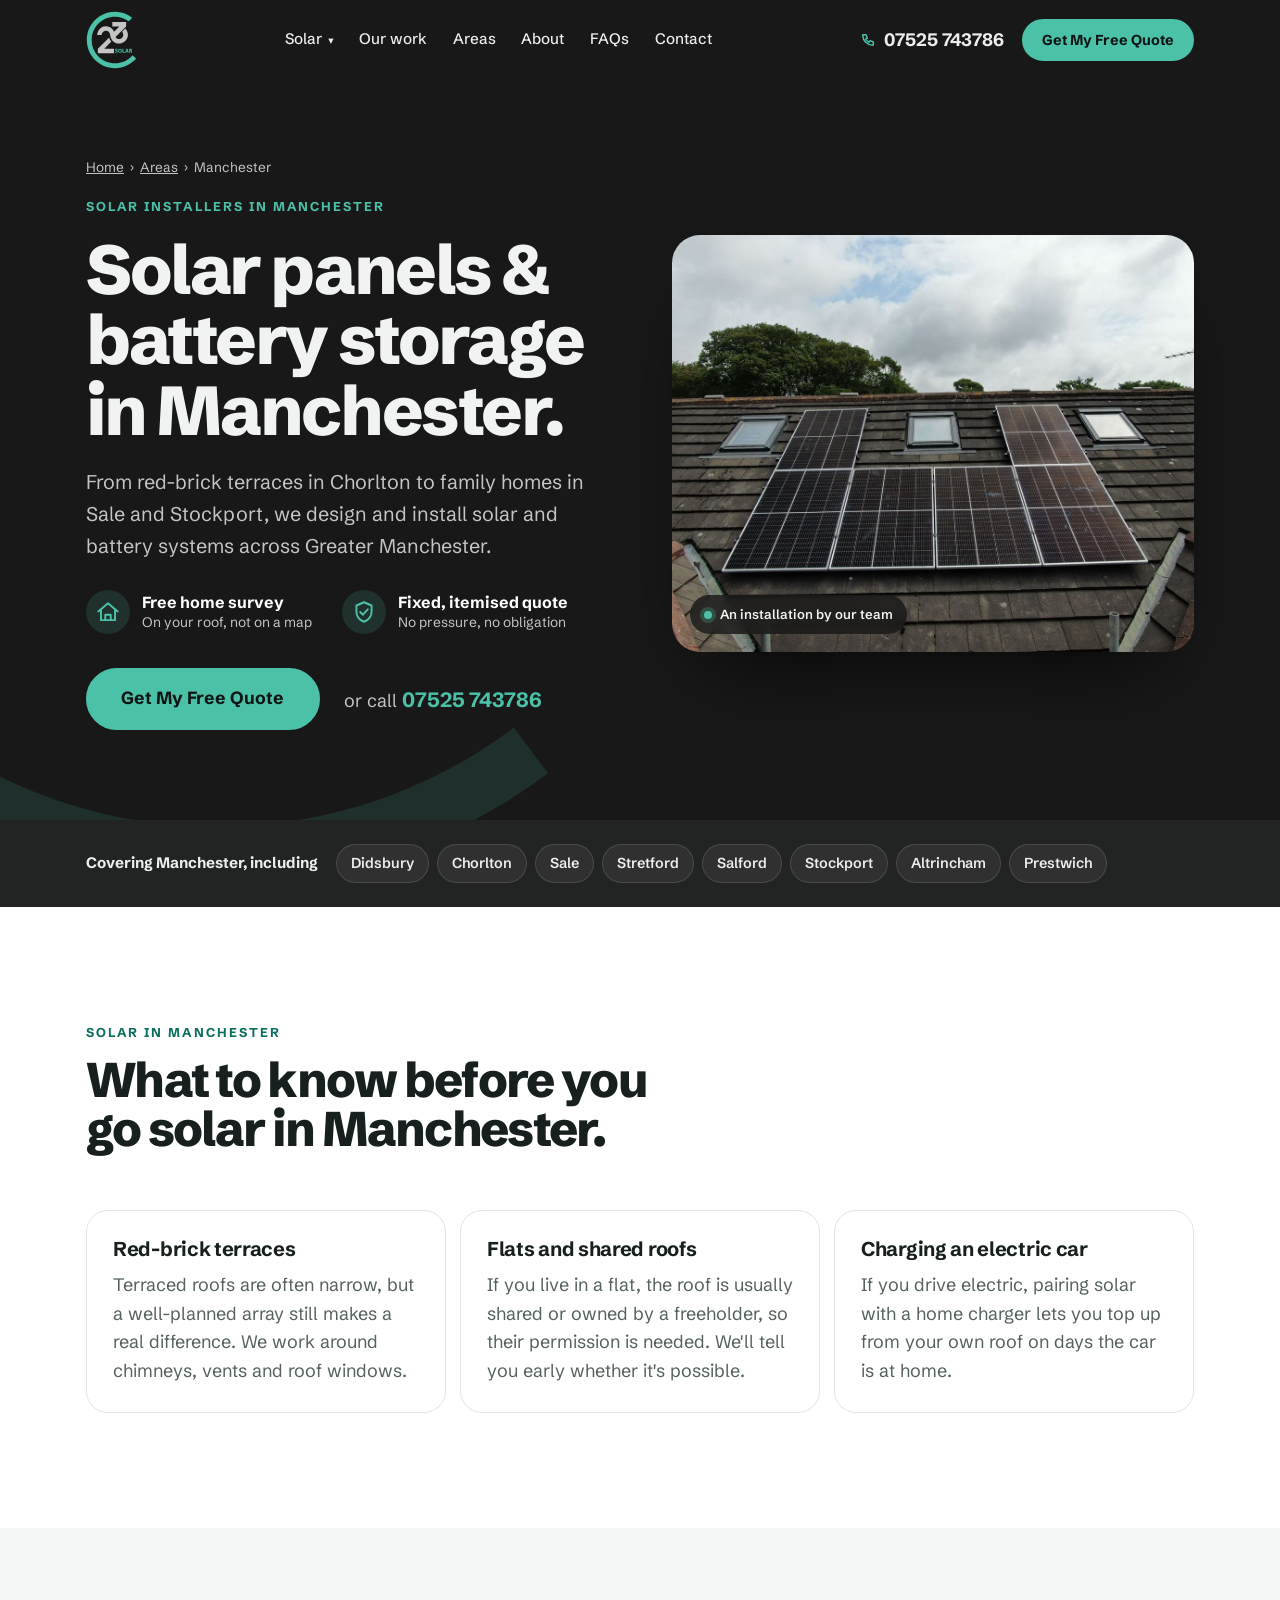
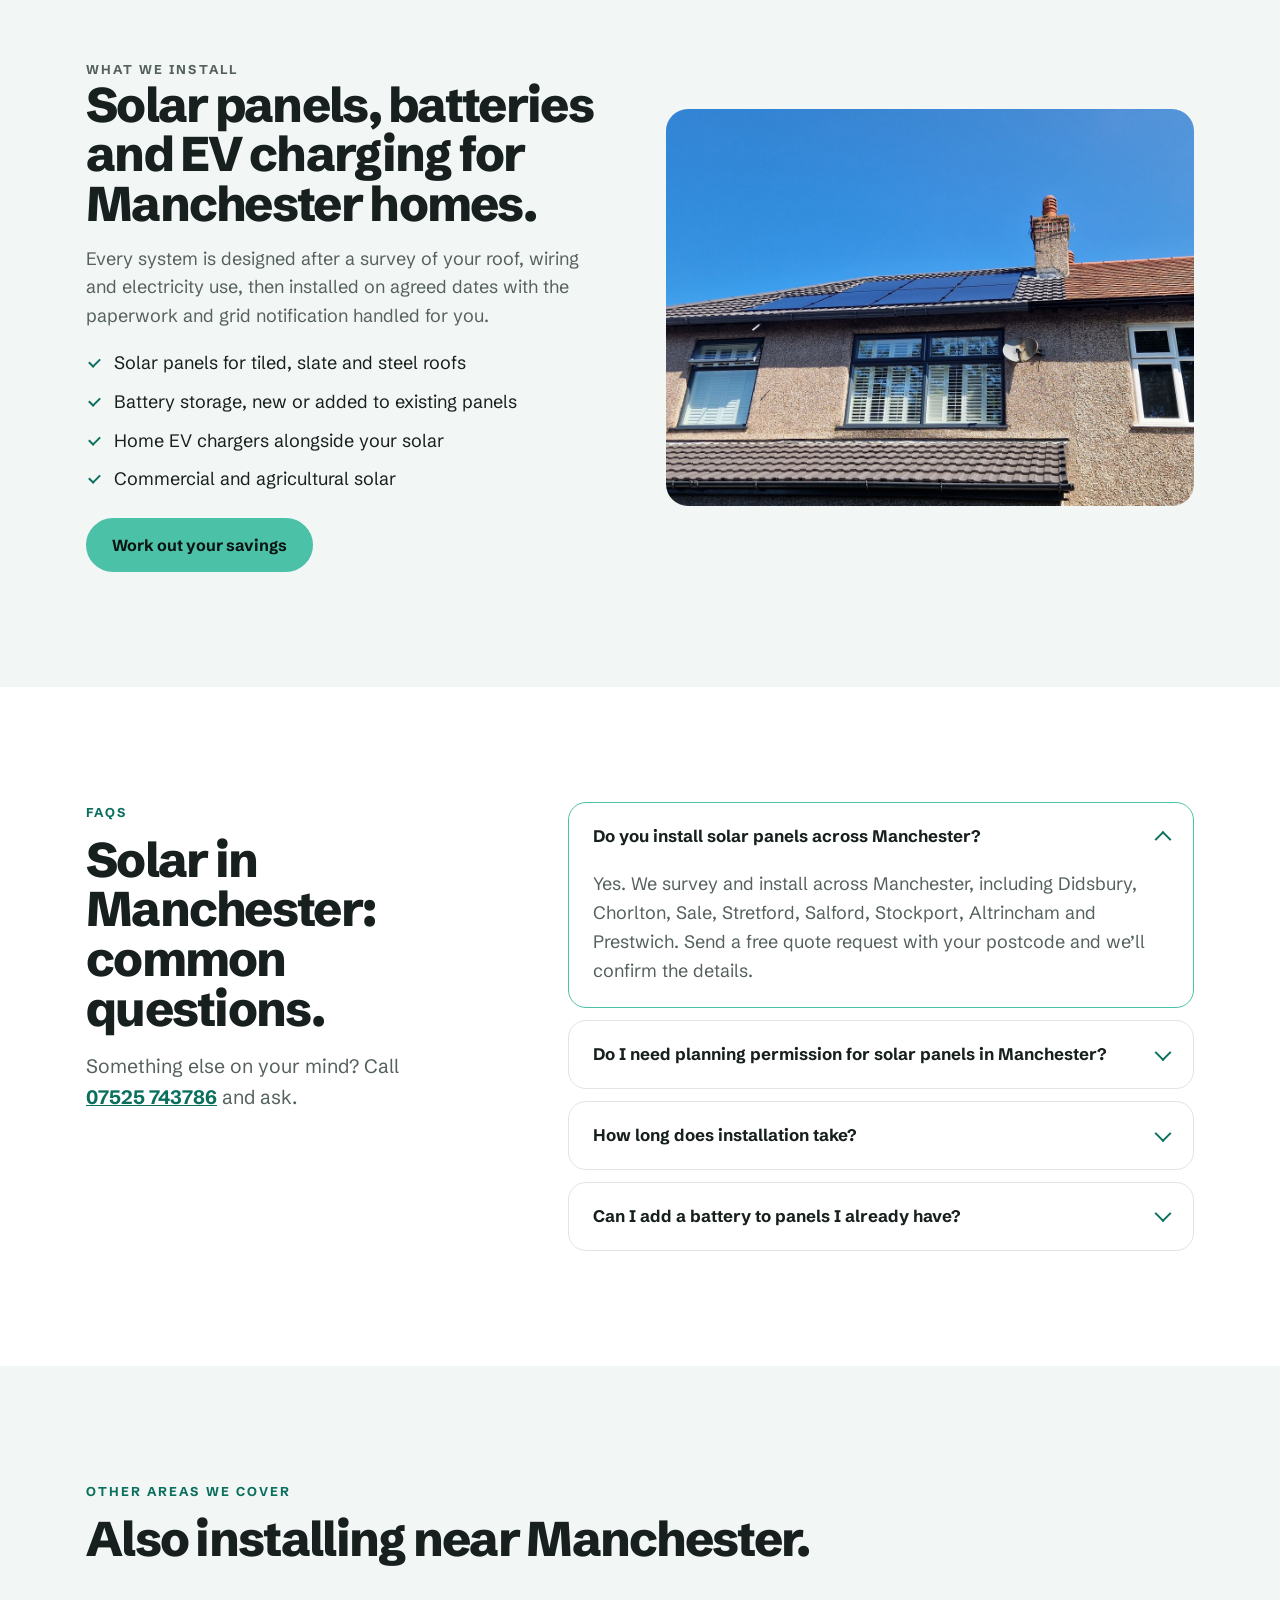
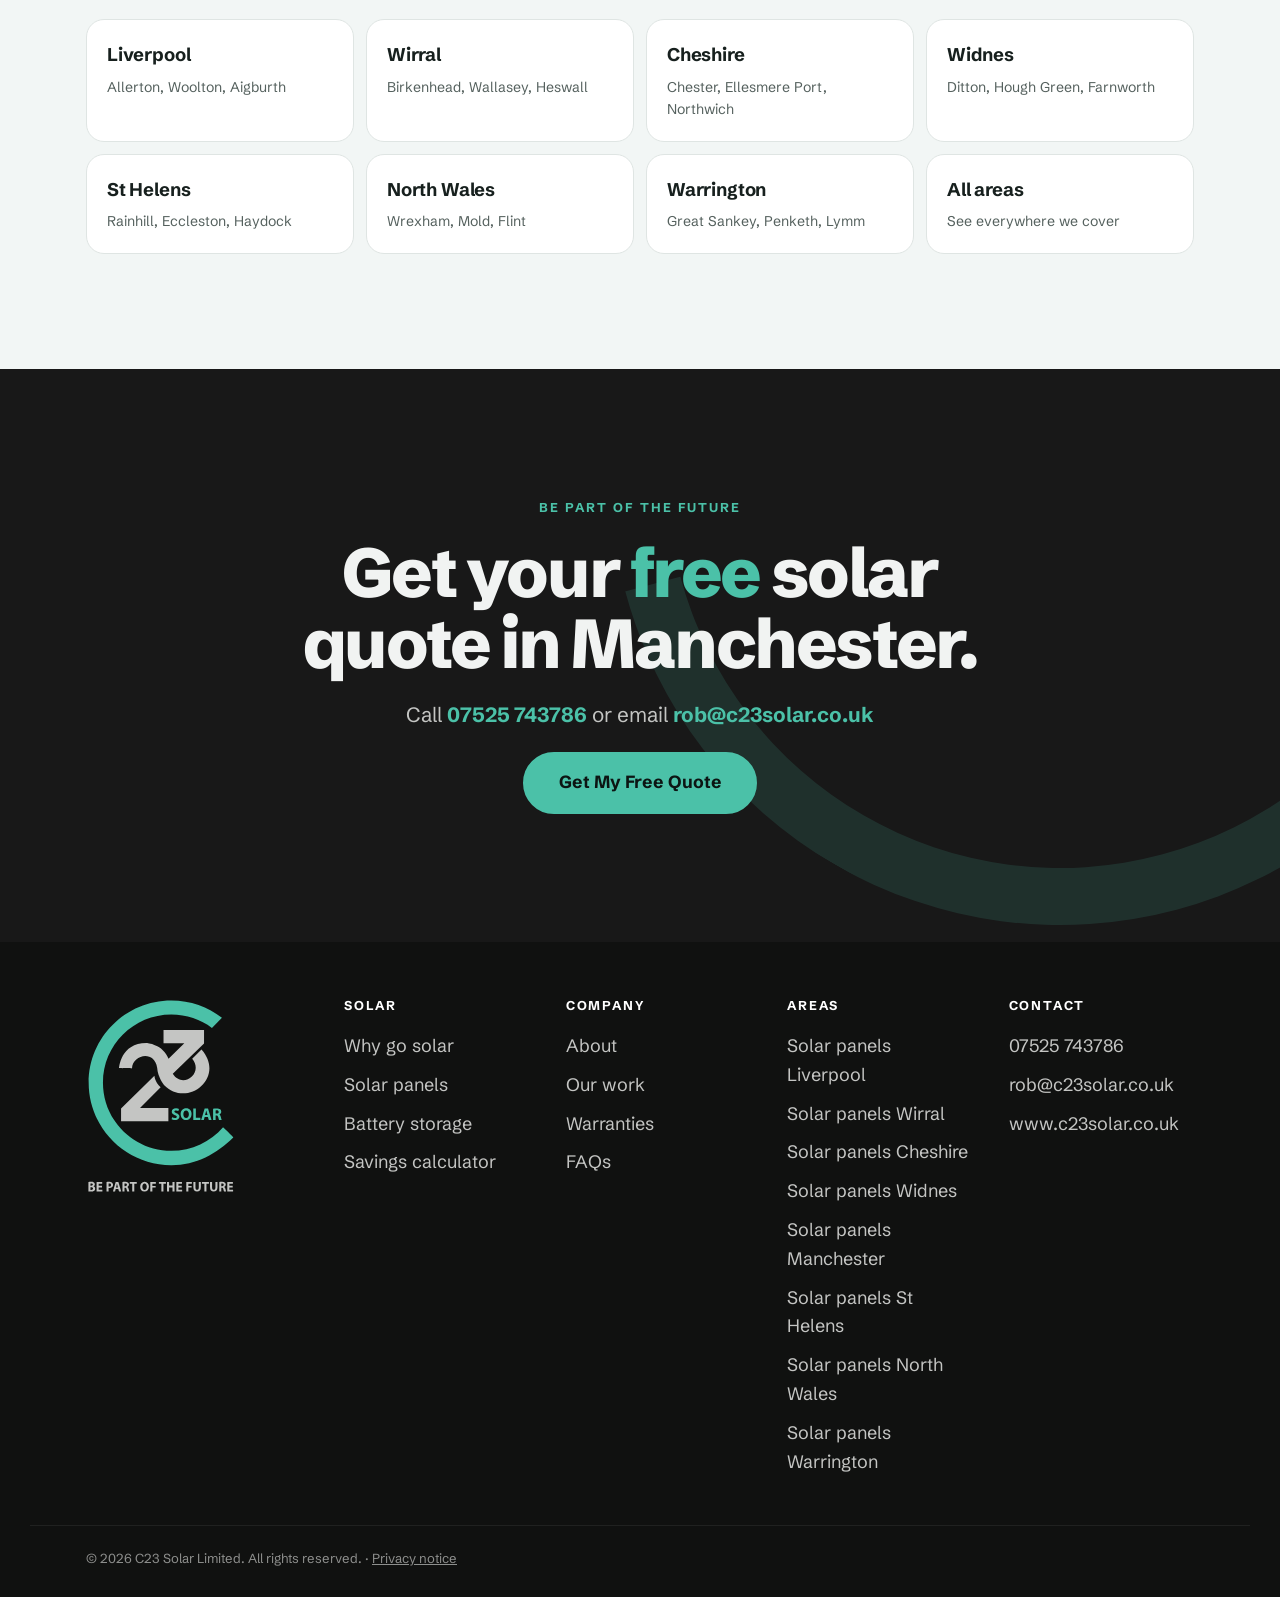
<file: solar-panels-manchester/index.html>
<!doctype html>
<html lang="en-GB">
<head>
  <meta charset="utf-8">
  <meta name="viewport" content="width=device-width, initial-scale=1">
  <title>Solar Panels Manchester | Solar &amp; Battery Installers | C23 Solar</title>
  <meta name="description" content="Solar panels and battery storage in Manchester, including Didsbury, Chorlton, Sale. Free survey and a fixed, itemised quote. Call 07525 743786.">
  <link rel="canonical" href="https://www.c23solar.co.uk/solar-panels-manchester/">
  <meta name="robots" content="index, follow, max-image-preview:large">
  <meta name="theme-color" content="#181818">
  <meta property="og:type" content="website">
  <meta property="og:site_name" content="C23 Solar">
  <meta property="og:locale" content="en_GB">
  <meta property="og:url" content="https://www.c23solar.co.uk/solar-panels-manchester/">
  <meta property="og:title" content="Solar Panels &amp; Battery Storage in Manchester | C23 Solar">
  <meta property="og:description" content="Solar panels and battery storage in Manchester, including Didsbury, Chorlton, Sale. Free survey and a fixed, itemised quote. Call 07525 743786.">
  <meta property="og:image" content="https://www.c23solar.co.uk/assets/og-image.jpg">
  <meta property="og:image:width" content="1200">
  <meta property="og:image:height" content="630">
  <meta name="twitter:card" content="summary_large_image">
  <link rel="icon" type="image/svg+xml" href="../assets/favicon.svg">
  <link rel="manifest" href="../manifest.webmanifest">
  <link rel="apple-touch-icon" href="../assets/icons/apple-touch-icon.png">
  <link rel="preconnect" href="https://fonts.googleapis.com">
  <link rel="preconnect" href="https://fonts.gstatic.com" crossorigin>
  <link href="https://fonts.googleapis.com/css2?family=Schibsted+Grotesk:wght@400;500;600;700;800&display=swap" rel="stylesheet">
  <link rel="stylesheet" href="../styles.css">
  <script>document.documentElement.classList.add('js')</script>
  <script type="application/ld+json">
{
 "@context": "https://schema.org",
 "@graph": [
  {
   "@type": "Service",
   "@id": "https://www.c23solar.co.uk/solar-panels-manchester/#service",
   "name": "Solar panel installation in Manchester",
   "serviceType": "Solar panel and battery storage installation",
   "url": "https://www.c23solar.co.uk/solar-panels-manchester/",
   "provider": {
    "@id": "https://www.c23solar.co.uk/#business"
   },
   "areaServed": [
    {
     "@type": "City",
     "name": "Manchester"
    },
    {
     "@type": "Place",
     "name": "Didsbury"
    },
    {
     "@type": "Place",
     "name": "Chorlton"
    },
    {
     "@type": "Place",
     "name": "Sale"
    },
    {
     "@type": "Place",
     "name": "Stretford"
    },
    {
     "@type": "Place",
     "name": "Salford"
    },
    {
     "@type": "Place",
     "name": "Stockport"
    },
    {
     "@type": "Place",
     "name": "Altrincham"
    },
    {
     "@type": "Place",
     "name": "Prestwich"
    }
   ]
  },
  {
   "@type": "BreadcrumbList",
   "itemListElement": [
    {
     "@type": "ListItem",
     "position": 1,
     "name": "Home",
     "item": "https://www.c23solar.co.uk/"
    },
    {
     "@type": "ListItem",
     "position": 2,
     "name": "Areas we cover",
     "item": "https://www.c23solar.co.uk/#areas"
    },
    {
     "@type": "ListItem",
     "position": 3,
     "name": "Solar panels Manchester",
     "item": "https://www.c23solar.co.uk/solar-panels-manchester/"
    }
   ]
  },
  {
   "@type": "FAQPage",
   "mainEntity": [
    {
     "@type": "Question",
     "name": "Do you install solar panels across Manchester?",
     "acceptedAnswer": {
      "@type": "Answer",
      "text": "Yes. We survey and install across Manchester, including Didsbury, Chorlton, Sale, Stretford, Salford, Stockport, Altrincham and Prestwich. Send a free quote request with your postcode and we’ll confirm the details."
     }
    },
    {
     "@type": "Question",
     "name": "Do I need planning permission for solar panels in Manchester?",
     "acceptedAnswer": {
      "@type": "Answer",
      "text": "Most homes don’t, because roof-mounted panels usually count as permitted development. Listed buildings, some conservation areas and some flat roofs are exceptions, and those are decided by Manchester City Council or your local Greater Manchester council. We check this for you as part of the survey."
     }
    },
    {
     "@type": "Question",
     "name": "How long does installation take?",
     "acceptedAnswer": {
      "@type": "Answer",
      "text": "Most home installations are completed in one or two days once scaffolding is up. We agree the dates with you in advance and handle the grid notification."
     }
    },
    {
     "@type": "Question",
     "name": "Can I add a battery to panels I already have?",
     "acceptedAnswer": {
      "@type": "Answer",
      "text": "In most cases, yes. We look at your existing inverter and system during the survey and recommend a battery that works with it."
     }
    }
   ]
  },
  {
   "@type": [
    "LocalBusiness",
    "HomeAndConstructionBusiness"
   ],
   "@id": "https://www.c23solar.co.uk/#business",
   "name": "C23 Solar",
   "legalName": "C23 Solar Limited",
   "slogan": "Be part of the future",
   "description": "Solar panel and battery storage installation for homes and businesses across Merseyside, Cheshire, Greater Manchester and North Wales.",
   "url": "https://www.c23solar.co.uk/",
   "logo": "https://www.c23solar.co.uk/assets/icons/icon-512.png",
   "image": "https://www.c23solar.co.uk/assets/og-image.jpg",
   "telephone": "+447525743786",
   "email": "rob@c23solar.co.uk",
   "address": {
    "@type": "PostalAddress",
    "addressLocality": "Liverpool",
    "addressRegion": "Merseyside",
    "addressCountry": "GB"
   },
   "areaServed": [
    {
     "@type": "City",
     "name": "Liverpool"
    },
    {
     "@type": "AdministrativeArea",
     "name": "Wirral"
    },
    {
     "@type": "AdministrativeArea",
     "name": "Cheshire"
    },
    {
     "@type": "City",
     "name": "Widnes"
    },
    {
     "@type": "City",
     "name": "Manchester"
    },
    {
     "@type": "City",
     "name": "St Helens"
    },
    {
     "@type": "AdministrativeArea",
     "name": "North Wales"
    },
    {
     "@type": "City",
     "name": "Warrington"
    }
   ],
   "knowsAbout": [
    "Solar panel installation",
    "Solar battery storage",
    "Solar PV",
    "EV charger installation",
    "Commercial solar"
   ],
   "hasOfferCatalog": {
    "@type": "OfferCatalog",
    "name": "Solar and battery installation",
    "itemListElement": [
     {
      "@type": "Offer",
      "itemOffered": {
       "@type": "Service",
       "name": "Solar panel installation"
      }
     },
     {
      "@type": "Offer",
      "itemOffered": {
       "@type": "Service",
       "name": "Solar battery storage"
      }
     },
     {
      "@type": "Offer",
      "itemOffered": {
       "@type": "Service",
       "name": "Battery retrofit for existing solar"
      }
     },
     {
      "@type": "Offer",
      "itemOffered": {
       "@type": "Service",
       "name": "Commercial solar installation"
      }
     },
     {
      "@type": "Offer",
      "itemOffered": {
       "@type": "Service",
       "name": "EV charger with solar"
      }
     }
    ]
   }
  }
 ]
}
  </script>
  
</head>
<body>
  <a class="skip" href="#main">Skip to content</a>

  <!-- Header -->
  <header class="nav" id="nav">
    <div class="wrap nav__inner">
      <a class="brand" href="../#top" aria-label="C23 Solar — home"><img src="../assets/c23-solar-logo.svg" alt="C23 Solar" width="53" height="60"></a>
      <nav class="nav__links" aria-label="Primary">
        <div class="nav__group">
          <button class="nav__parent" type="button" aria-expanded="false">Solar <span aria-hidden="true">▾</span></button>
          <div class="nav__menu">
            <a href="../#why">Why go solar</a>
            <a href="../#products">Solar panels</a>
            <a href="../#products">Battery storage</a>
            <a href="../#savings">Savings calculator</a>
          </div>
        </div>
        <a href="../#work">Our work</a>
        <a href="../#areas">Areas</a>
        <a href="../#about">About</a>
        <a href="../#faqs">FAQs</a>
        <a href="../#contact">Contact</a>
      </nav>
      <div class="nav__right">
        <a class="nav__phone" href="tel:+447525743786"><svg viewBox="0 0 24 24" width="16" height="16" aria-hidden="true"><path fill="none" stroke="currentColor" stroke-width="2.2" stroke-linecap="round" stroke-linejoin="round" d="M5 4h4l2 5-2.5 1.5a11 11 0 0 0 5 5L15 13l5 2v4a1 1 0 0 1-1 1A16 16 0 0 1 4 5a1 1 0 0 1 1-1z"/></svg><span>07525 743786</span></a>
        <a class="btn btn--small" href="../#contact" data-quote>Get My Free Quote</a>
      </div>
    </div>
  </header>

  <main id="main">
    <section class="hero" id="top">
      <div class="hero__ring" aria-hidden="true"></div>
      <div class="wrap hero__grid">
        <div class="hero__copy">
          <nav class="crumbs" aria-label="Breadcrumb"><a href="../">Home</a><span aria-hidden="true">›</span><a href="../#areas">Areas</a><span aria-hidden="true">›</span><span aria-current="page">Manchester</span></nav>
          <h1><span class="h1-kicker">Solar installers in Manchester</span>Solar panels &amp; battery storage in Manchester.</h1>
          <p class="hero__lede">From red-brick terraces in Chorlton to family homes in Sale and Stockport, we design and install solar and battery systems across Greater Manchester.</p>
          <ul class="hero__stats">
            <li><svg viewBox="0 0 24 24" aria-hidden="true"><path d="M3 11.5 12 4l9 7.5M5.5 10v9.5h13V10M9.5 19.5v-5h5v5"/></svg><span><b>Free home survey</b>On your roof, not on a map</span></li>
            <li><svg viewBox="0 0 24 24" aria-hidden="true"><path d="M12 3l7 3v5.5c0 4.5-3 8-7 9.5-4-1.5-7-5-7-9.5V6zM8.5 12l2.5 2.5 4.5-5"/></svg><span><b>Fixed, itemised quote</b>No pressure, no obligation</span></li>
          </ul>
          <div class="hero__cta">
            <a class="btn btn--big" href="#contact" data-quote>Get My Free Quote</a>
            <a class="hero__call" href="tel:+447525743786">or call <b>07525 743786</b></a>
          </div>
        </div>
        <figure class="hero__media">
          <img src="../assets/photos/install-rooflights.jpg" fetchpriority="high" alt="Solar panels arranged around three roof windows" width="1200" height="900">
          <figcaption><span class="dot" aria-hidden="true"></span>An installation by our team</figcaption>
        </figure>
      </div>
    </section>

    <section class="towns-band" aria-label="Places we cover">
      <div class="wrap towns-band__inner">
        <b>Covering Manchester, including</b>
        <ul class="towns"><li>Didsbury</li><li>Chorlton</li><li>Sale</li><li>Stretford</li><li>Salford</li><li>Stockport</li><li>Altrincham</li><li>Prestwich</li></ul>
      </div>
    </section>

    <section class="section">
      <div class="wrap">
        <header class="head reveal">
          <p class="tag">Solar in Manchester</p>
          <h2>What to know before you go solar in Manchester.</h2>
        </header>
        <div class="points"><article class="point reveal"><h3>Red-brick terraces</h3><p>Terraced roofs are often narrow, but a well-planned array still makes a real difference. We work around chimneys, vents and roof windows.</p></article><article class="point reveal"><h3>Flats and shared roofs</h3><p>If you live in a flat, the roof is usually shared or owned by a freeholder, so their permission is needed. We&#x27;ll tell you early whether it&#x27;s possible.</p></article><article class="point reveal"><h3>Charging an electric car</h3><p>If you drive electric, pairing solar with a home charger lets you top up from your own roof on days the car is at home.</p></article></div>
      </div>
    </section>

    <section class="section section--tint">
      <div class="wrap split">
        <div class="split__copy reveal">
          <p class="tag">What we install</p>
          <h2>Solar panels, batteries and EV charging for Manchester homes.</h2>
          <p>Every system is designed after a survey of your roof, wiring and electricity use, then installed on agreed dates with the paperwork and grid notification handled for you.</p>
          <ul class="ticks">
            <li>Solar panels for tiled, slate and steel roofs</li>
            <li>Battery storage, new or added to existing panels</li>
            <li>Home EV chargers alongside your solar</li>
            <li>Commercial and agricultural solar</li>
          </ul>
          <a class="btn" href="../#savings">Work out your savings</a>
        </div>
        <img class="reveal" src="../assets/photos/install-home-evening.jpg" alt="A semi-detached home with all-black solar panels on its roof" loading="lazy" width="1400" height="898">
      </div>
    </section>

    <section class="section">
      <div class="wrap faq">
        <header class="head reveal">
          <p class="tag">FAQs</p>
          <h2>Solar in Manchester: common questions.</h2>
          <p>Something else on your mind? Call <a href="tel:+447525743786">07525&nbsp;743786</a> and ask.</p>
        </header>
        <div class="faq__list reveal"><details open><summary>Do you install solar panels across Manchester?</summary><p>Yes. We survey and install across Manchester, including Didsbury, Chorlton, Sale, Stretford, Salford, Stockport, Altrincham and Prestwich. Send a free quote request with your postcode and we’ll confirm the details.</p></details><details><summary>Do I need planning permission for solar panels in Manchester?</summary><p>Most homes don’t, because roof-mounted panels usually count as permitted development. Listed buildings, some conservation areas and some flat roofs are exceptions, and those are decided by Manchester City Council or your local Greater Manchester council. We check this for you as part of the survey.</p></details><details><summary>How long does installation take?</summary><p>Most home installations are completed in one or two days once scaffolding is up. We agree the dates with you in advance and handle the grid notification.</p></details><details><summary>Can I add a battery to panels I already have?</summary><p>In most cases, yes. We look at your existing inverter and system during the survey and recommend a battery that works with it.</p></details></div>
      </div>
    </section>

    <section class="section section--tint">
      <div class="wrap">
        <header class="head reveal">
          <p class="tag">Other areas we cover</p>
          <h2>Also installing near Manchester.</h2>
        </header>
        <div class="areas reveal"><a class="area" href="../solar-panels-liverpool/"><b>Liverpool</b><span>Allerton, Woolton, Aigburth</span></a><a class="area" href="../solar-panels-wirral/"><b>Wirral</b><span>Birkenhead, Wallasey, Heswall</span></a><a class="area" href="../solar-panels-cheshire/"><b>Cheshire</b><span>Chester, Ellesmere Port, Northwich</span></a><a class="area" href="../solar-panels-widnes/"><b>Widnes</b><span>Ditton, Hough Green, Farnworth</span></a><a class="area" href="../solar-panels-st-helens/"><b>St Helens</b><span>Rainhill, Eccleston, Haydock</span></a><a class="area" href="../solar-panels-north-wales/"><b>North Wales</b><span>Wrexham, Mold, Flint</span></a><a class="area" href="../solar-panels-warrington/"><b>Warrington</b><span>Great Sankey, Penketh, Lymm</span></a><a class="area" href="../#areas"><b>All areas</b><span>See everywhere we cover</span></a></div>
      </div>
    </section>

    <section class="cta" id="contact">
      <div class="cta__ring" aria-hidden="true"></div>
      <div class="wrap cta__inner reveal">
        <p class="tag">Be part of the future</p>
        <h2>Get your <span>free</span> solar quote in Manchester.</h2>
        <p>Call <a href="tel:+447525743786">07525 743786</a> or email <a href="mailto:rob@c23solar.co.uk">rob@c23solar.co.uk</a></p>
        <a class="btn btn--big" href="mailto:rob@c23solar.co.uk" data-quote>Get My Free Quote</a>
      </div>
    </section>
  </main>

  <footer class="footer">
    <div class="wrap footer__grid">
      <img class="footer__logo" src="../assets/c23-solar-lockup.svg" alt="C23 Solar — Be part of the future" width="150" height="197">
      <nav aria-label="Footer">
        <h3>Solar</h3>
        <a href="../#why">Why go solar</a><a href="../#products">Solar panels</a><a href="../#products">Battery storage</a><a href="../#savings">Savings calculator</a>
      </nav>
      <nav aria-label="Company">
        <h3>Company</h3>
        <a href="../#about">About</a><a href="../#work">Our work</a><a href="../#warranties">Warranties</a><a href="../#faqs">FAQs</a>
      </nav>
      <!-- FOOTAREAS:START -->
      <nav aria-label="Areas">
        <h3>Areas</h3>
        <a href="../solar-panels-liverpool/">Solar panels Liverpool</a><a href="../solar-panels-wirral/">Solar panels Wirral</a><a href="../solar-panels-cheshire/">Solar panels Cheshire</a><a href="../solar-panels-widnes/">Solar panels Widnes</a><a href="../solar-panels-manchester/">Solar panels Manchester</a><a href="../solar-panels-st-helens/">Solar panels St Helens</a><a href="../solar-panels-north-wales/">Solar panels North Wales</a><a href="../solar-panels-warrington/">Solar panels Warrington</a>
      </nav>
      <!-- FOOTAREAS:END -->
      <div>
        <h3>Contact</h3>
        <a href="tel:+447525743786">07525 743786</a>
        <a href="mailto:rob@c23solar.co.uk">rob@c23solar.co.uk</a>
        <a href="https://www.c23solar.co.uk">www.c23solar.co.uk</a>
      </div>
    </div>
    <div class="wrap footer__legal">© <span id="year">2026</span> C23 Solar Limited. All rights reserved. · <a href="../privacy/">Privacy notice</a></div>
  </footer>

  <div class="mobilebar">
    <a href="tel:+447525743786">Call us</a>
    <a class="is-primary" href="../#contact" data-quote>Free quote</a>
  </div>

  <!-- Quote form (opens from every "Get My Free Quote" button) -->
  <dialog class="quote" id="quote" aria-labelledby="quote-title">
    <form method="dialog" class="quote__form" id="quote-form" data-email="rob@c23solar.co.uk" data-endpoint="https://api.web3forms.com/submit" data-key="1db44acd-38af-417e-bbf0-995d5c4e4227" data-key-copy="08697924-cff7-4c4b-83c3-6b2afc3a48d3" novalidate>
      <input type="checkbox" name="botcheck" class="hp" tabindex="-1" autocomplete="off" aria-hidden="true">
      <button class="quote__close" type="button" id="quote-close" aria-label="Close">×</button>
      <div class="quote__head">
        <img src="../assets/c23-solar-logo.svg" alt="" width="40" height="45">
        <h2 id="quote-title">Get your <span>free</span> quote</h2>
        <p>It takes about a minute. <span id="quote-step">Step 1 of 4</span></p>
        <div class="quote__bar"><i id="quote-progress"></i></div>
      </div>

      <fieldset class="quote__step is-active">
        <legend>Where is the property?</legend>
        <label class="inputs__one">Postcode<input name="postcode" autocomplete="postal-code" placeholder="e.g. L1 8JQ"></label>
      </fieldset>

      <fieldset class="quote__step">
        <legend>Do you own the property?</legend>
        <div class="choices">
          <label class="choice"><input type="radio" name="owner" value="Yes"><span>Yes</span></label>
          <label class="choice"><input type="radio" name="owner" value="No"><span>No</span></label>
        </div>
      </fieldset>

      <fieldset class="quote__step">
        <legend>What type of property is it?</legend>
        <div class="choices choices--3">
          <label class="choice"><input type="radio" name="property" value="Detached"><span>Detached</span></label>
          <label class="choice"><input type="radio" name="property" value="Semi-detached"><span>Semi-detached</span></label>
          <label class="choice"><input type="radio" name="property" value="Terraced"><span>Terraced</span></label>
          <label class="choice"><input type="radio" name="property" value="Bungalow"><span>Bungalow</span></label>
          <label class="choice"><input type="radio" name="property" value="Flat"><span>Flat</span></label>
          <label class="choice"><input type="radio" name="property" value="Business premises"><span>Business</span></label>
        </div>
      </fieldset>

      <fieldset class="quote__step">
        <legend>Where should we send your quote?</legend>
        <div class="inputs">
          <label>First name<input name="first" autocomplete="given-name"></label>
          <label>Last name<input name="last" autocomplete="family-name"></label>
          <label class="inputs__full">Email<input name="email" type="email" autocomplete="email"></label>
          <label class="inputs__full">Phone<input name="phone" type="tel" autocomplete="tel"></label>
        </div>
      </fieldset>

      <p class="quote__status" id="quote-status" role="status"></p>
      <div class="quote__nav">
        <button class="btn btn--ghost" type="button" id="quote-back" hidden>Back</button>
        <button class="btn" type="button" id="quote-next">Next</button>
      </div>
      <p class="quote__note">No obligation. We only use your details to reply to your enquiry. See our <a href="../privacy/">privacy notice</a>.</p>
      <div class="quote__done" id="quote-done" hidden>
        <span class="quote__tick" aria-hidden="true"></span>
        <h3>Thanks, your request is in.</h3>
        <p>We’ll be in touch soon to talk through your options and arrange a survey. If it’s urgent, call <a href="tel:+447525743786">07525 743786</a>.</p>
        <button class="btn" type="button" id="quote-done-close">Close</button>
      </div>
    </form>
  </dialog>

  <script src="../main.js" data-root="../" defer></script>
</body>
</html>
</file>
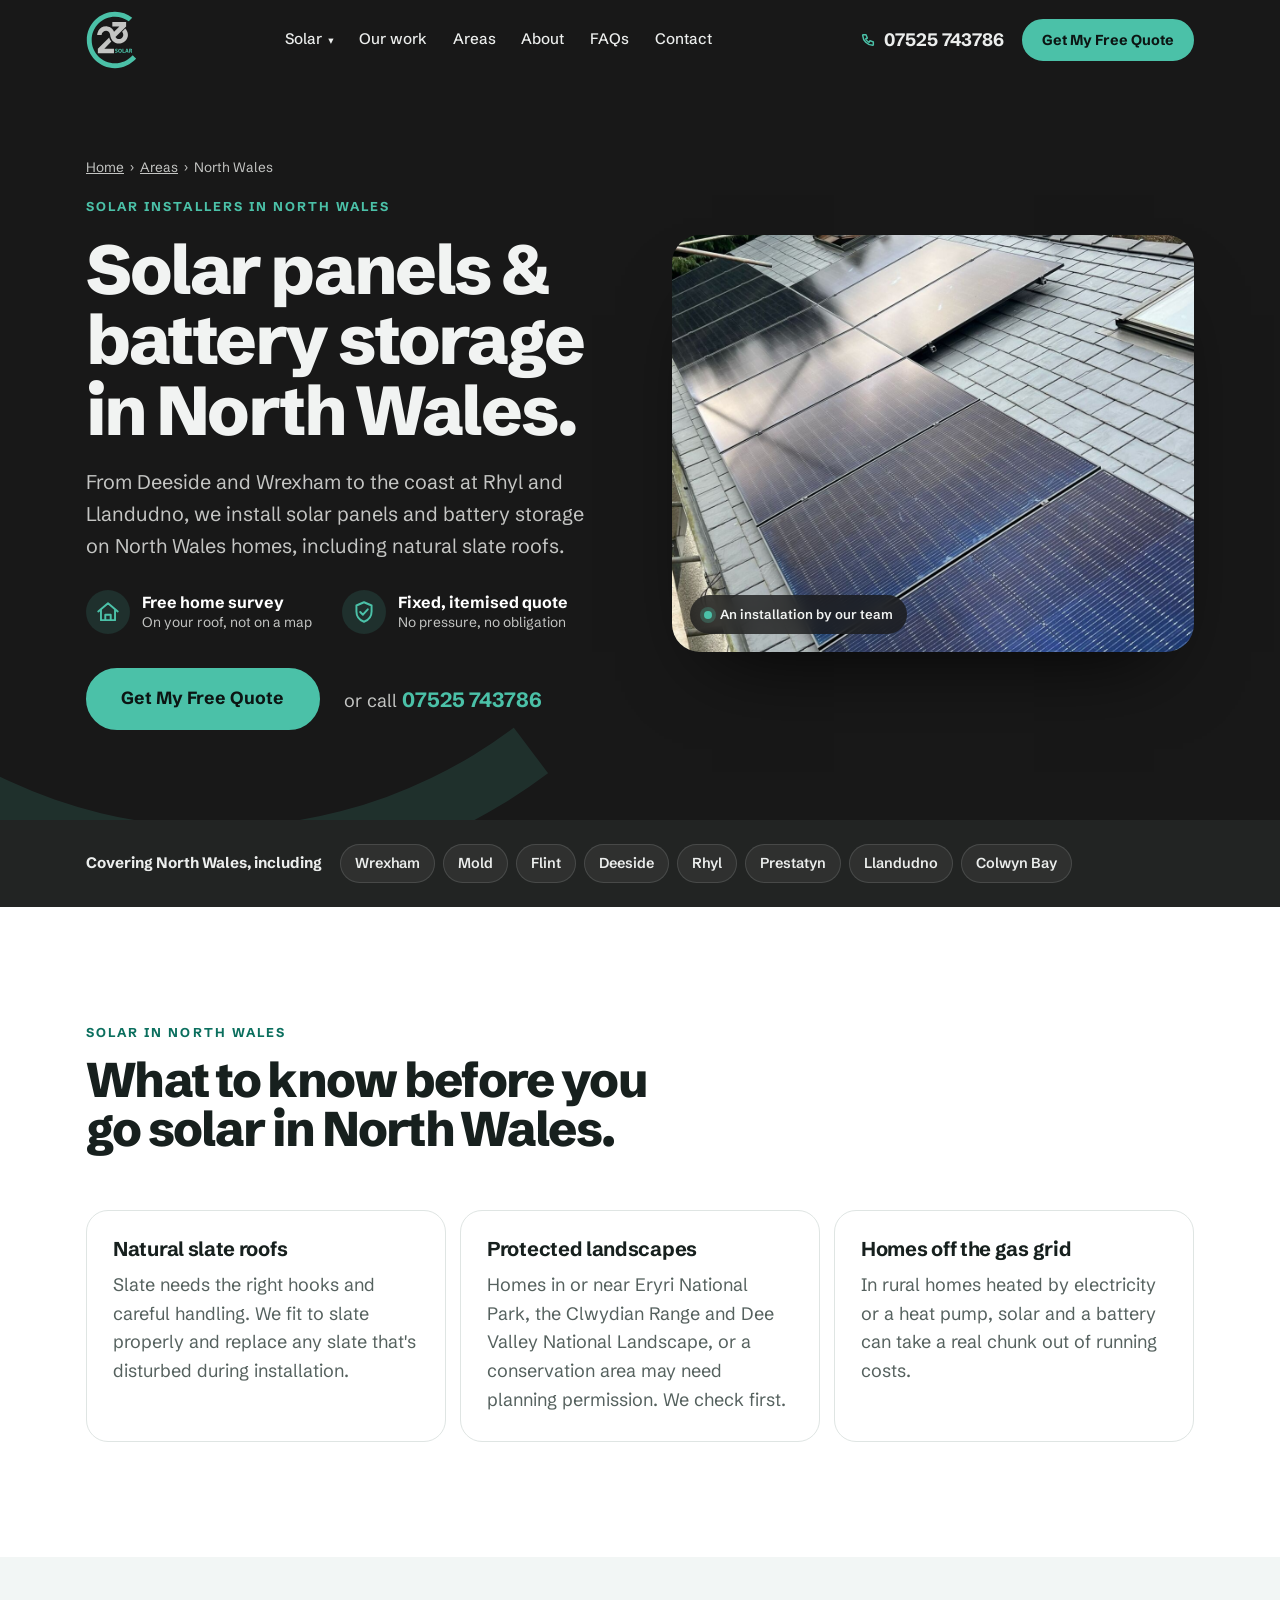
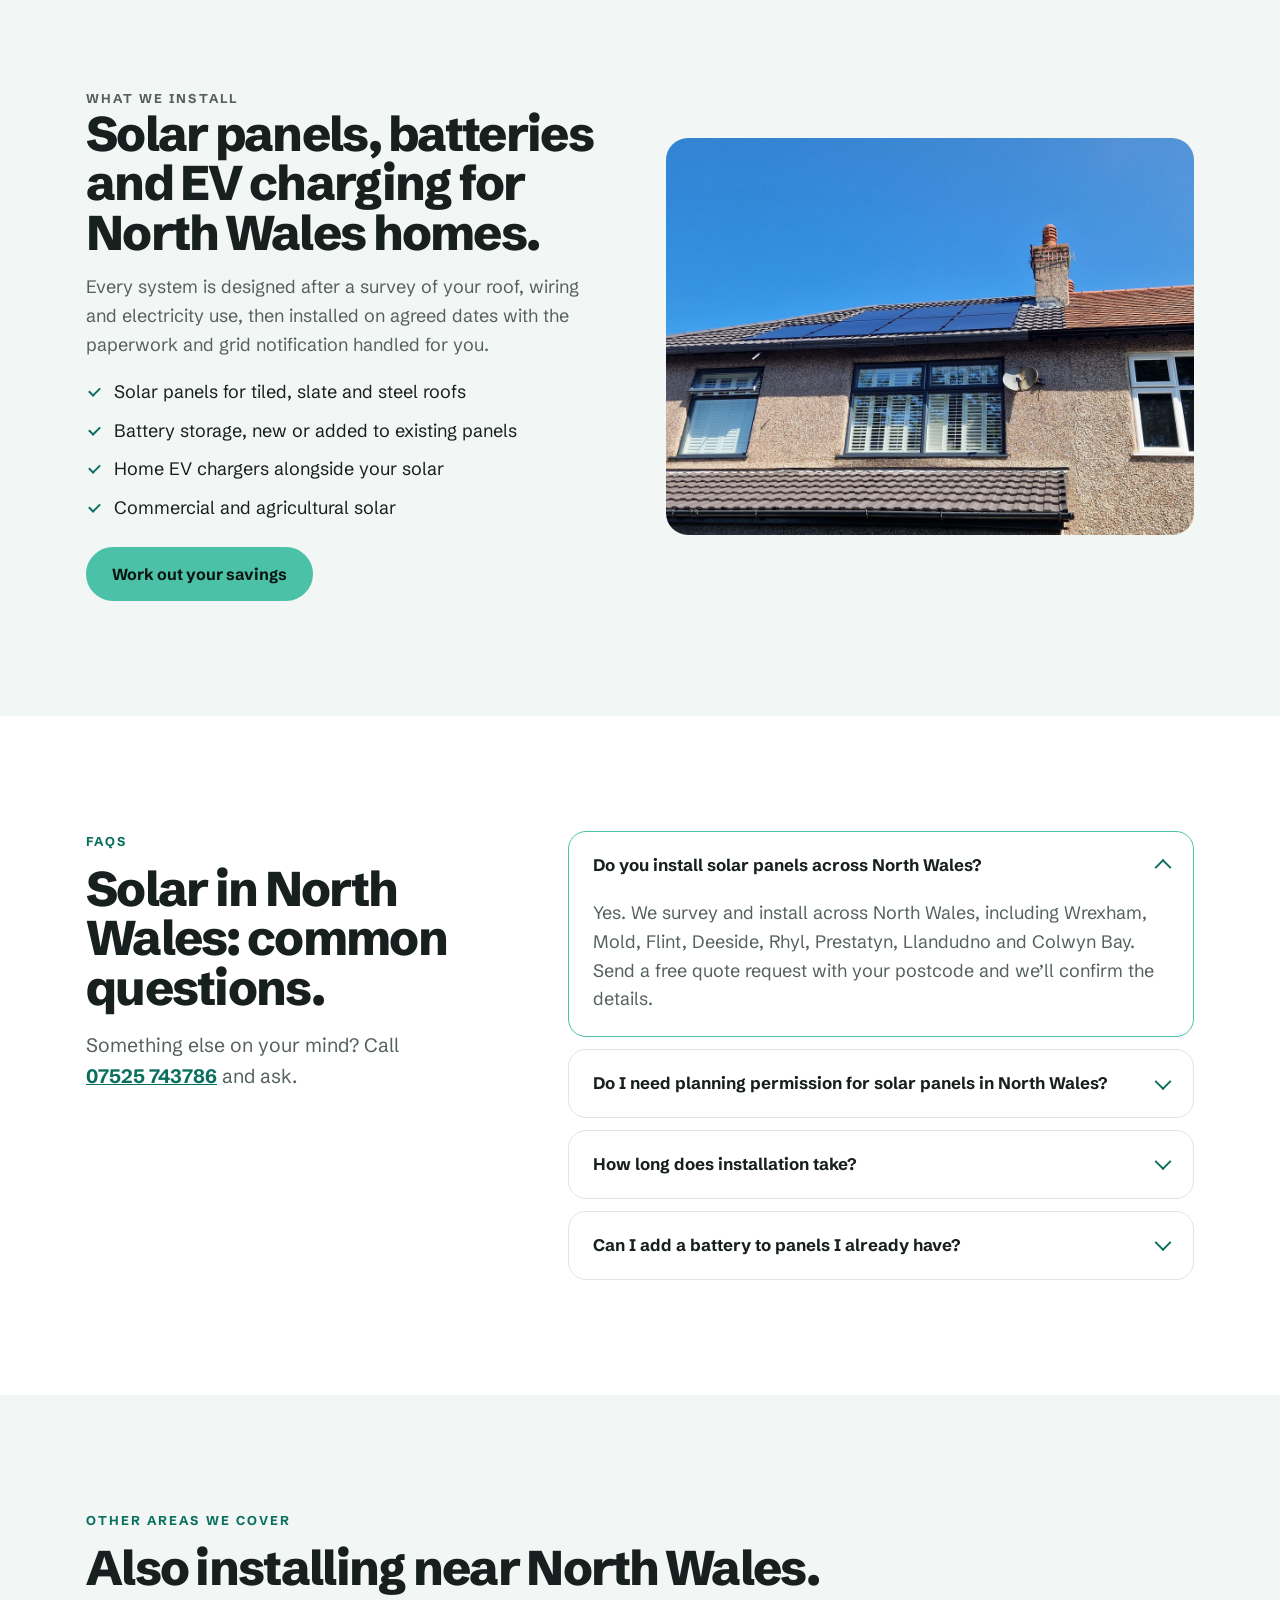
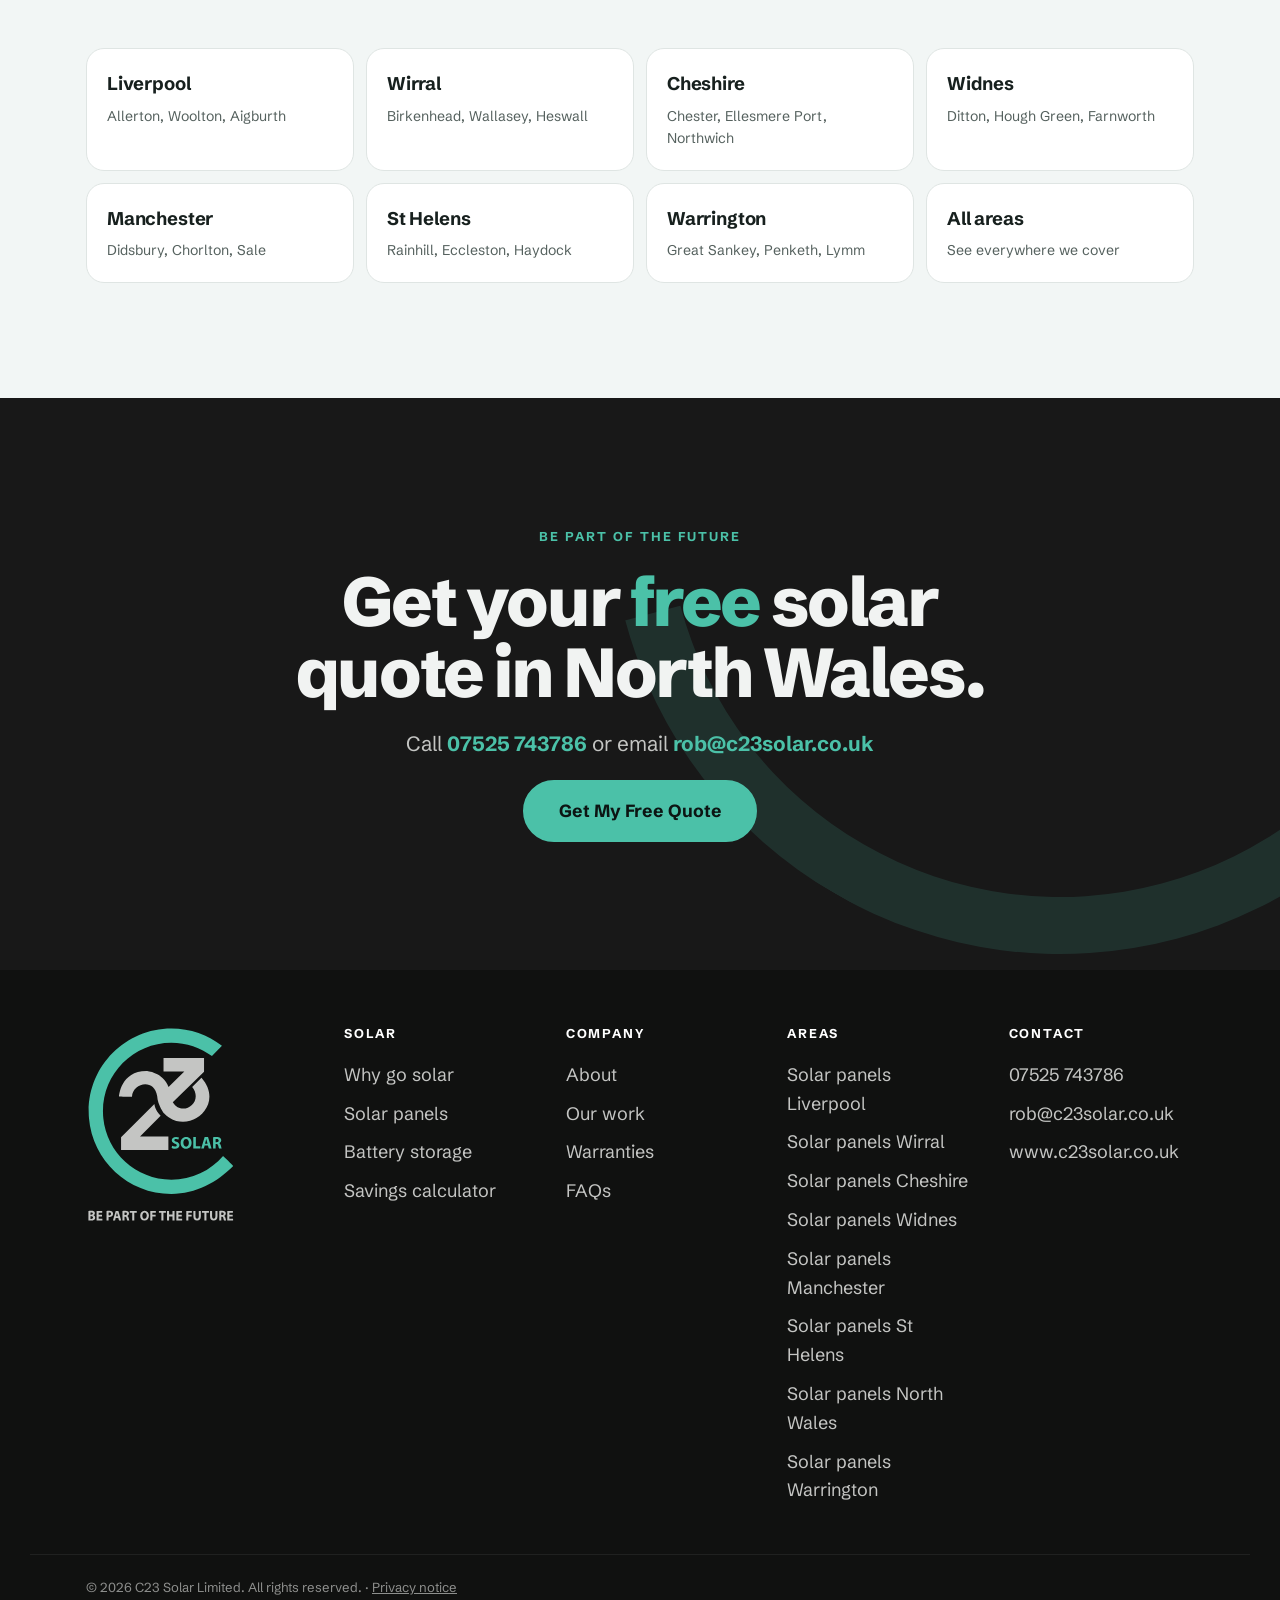
<file: solar-panels-north-wales/index.html>
<!doctype html>
<html lang="en-GB">
<head>
  <meta charset="utf-8">
  <meta name="viewport" content="width=device-width, initial-scale=1">
  <title>Solar Panels North Wales | Solar &amp; Battery Installers | C23 Solar</title>
  <meta name="description" content="Solar panels and battery storage in North Wales, including Wrexham, Mold, Flint. Free survey and a fixed, itemised quote. Call 07525 743786.">
  <link rel="canonical" href="https://www.c23solar.co.uk/solar-panels-north-wales/">
  <meta name="robots" content="index, follow, max-image-preview:large">
  <meta name="theme-color" content="#181818">
  <meta property="og:type" content="website">
  <meta property="og:site_name" content="C23 Solar">
  <meta property="og:locale" content="en_GB">
  <meta property="og:url" content="https://www.c23solar.co.uk/solar-panels-north-wales/">
  <meta property="og:title" content="Solar Panels &amp; Battery Storage in North Wales | C23 Solar">
  <meta property="og:description" content="Solar panels and battery storage in North Wales, including Wrexham, Mold, Flint. Free survey and a fixed, itemised quote. Call 07525 743786.">
  <meta property="og:image" content="https://www.c23solar.co.uk/assets/og-image.jpg">
  <meta property="og:image:width" content="1200">
  <meta property="og:image:height" content="630">
  <meta name="twitter:card" content="summary_large_image">
  <link rel="icon" type="image/svg+xml" href="../assets/favicon.svg">
  <link rel="manifest" href="../manifest.webmanifest">
  <link rel="apple-touch-icon" href="../assets/icons/apple-touch-icon.png">
  <link rel="preconnect" href="https://fonts.googleapis.com">
  <link rel="preconnect" href="https://fonts.gstatic.com" crossorigin>
  <link href="https://fonts.googleapis.com/css2?family=Schibsted+Grotesk:wght@400;500;600;700;800&display=swap" rel="stylesheet">
  <link rel="stylesheet" href="../styles.css">
  <script>document.documentElement.classList.add('js')</script>
  <script type="application/ld+json">
{
 "@context": "https://schema.org",
 "@graph": [
  {
   "@type": "Service",
   "@id": "https://www.c23solar.co.uk/solar-panels-north-wales/#service",
   "name": "Solar panel installation in North Wales",
   "serviceType": "Solar panel and battery storage installation",
   "url": "https://www.c23solar.co.uk/solar-panels-north-wales/",
   "provider": {
    "@id": "https://www.c23solar.co.uk/#business"
   },
   "areaServed": [
    {
     "@type": "AdministrativeArea",
     "name": "North Wales"
    },
    {
     "@type": "Place",
     "name": "Wrexham"
    },
    {
     "@type": "Place",
     "name": "Mold"
    },
    {
     "@type": "Place",
     "name": "Flint"
    },
    {
     "@type": "Place",
     "name": "Deeside"
    },
    {
     "@type": "Place",
     "name": "Rhyl"
    },
    {
     "@type": "Place",
     "name": "Prestatyn"
    },
    {
     "@type": "Place",
     "name": "Llandudno"
    },
    {
     "@type": "Place",
     "name": "Colwyn Bay"
    }
   ]
  },
  {
   "@type": "BreadcrumbList",
   "itemListElement": [
    {
     "@type": "ListItem",
     "position": 1,
     "name": "Home",
     "item": "https://www.c23solar.co.uk/"
    },
    {
     "@type": "ListItem",
     "position": 2,
     "name": "Areas we cover",
     "item": "https://www.c23solar.co.uk/#areas"
    },
    {
     "@type": "ListItem",
     "position": 3,
     "name": "Solar panels North Wales",
     "item": "https://www.c23solar.co.uk/solar-panels-north-wales/"
    }
   ]
  },
  {
   "@type": "FAQPage",
   "mainEntity": [
    {
     "@type": "Question",
     "name": "Do you install solar panels across North Wales?",
     "acceptedAnswer": {
      "@type": "Answer",
      "text": "Yes. We survey and install across North Wales, including Wrexham, Mold, Flint, Deeside, Rhyl, Prestatyn, Llandudno and Colwyn Bay. Send a free quote request with your postcode and we’ll confirm the details."
     }
    },
    {
     "@type": "Question",
     "name": "Do I need planning permission for solar panels in North Wales?",
     "acceptedAnswer": {
      "@type": "Answer",
      "text": "Most homes don’t, because roof-mounted panels usually count as permitted development. Listed buildings, some conservation areas and some flat roofs are exceptions, and those are decided by your local council (such as Flintshire, Wrexham, Denbighshire or Conwy). We check this for you as part of the survey."
     }
    },
    {
     "@type": "Question",
     "name": "How long does installation take?",
     "acceptedAnswer": {
      "@type": "Answer",
      "text": "Most home installations are completed in one or two days once scaffolding is up. We agree the dates with you in advance and handle the grid notification."
     }
    },
    {
     "@type": "Question",
     "name": "Can I add a battery to panels I already have?",
     "acceptedAnswer": {
      "@type": "Answer",
      "text": "In most cases, yes. We look at your existing inverter and system during the survey and recommend a battery that works with it."
     }
    }
   ]
  },
  {
   "@type": [
    "LocalBusiness",
    "HomeAndConstructionBusiness"
   ],
   "@id": "https://www.c23solar.co.uk/#business",
   "name": "C23 Solar",
   "legalName": "C23 Solar Limited",
   "slogan": "Be part of the future",
   "description": "Solar panel and battery storage installation for homes and businesses across Merseyside, Cheshire, Greater Manchester and North Wales.",
   "url": "https://www.c23solar.co.uk/",
   "logo": "https://www.c23solar.co.uk/assets/icons/icon-512.png",
   "image": "https://www.c23solar.co.uk/assets/og-image.jpg",
   "telephone": "+447525743786",
   "email": "rob@c23solar.co.uk",
   "address": {
    "@type": "PostalAddress",
    "addressLocality": "Liverpool",
    "addressRegion": "Merseyside",
    "addressCountry": "GB"
   },
   "areaServed": [
    {
     "@type": "City",
     "name": "Liverpool"
    },
    {
     "@type": "AdministrativeArea",
     "name": "Wirral"
    },
    {
     "@type": "AdministrativeArea",
     "name": "Cheshire"
    },
    {
     "@type": "City",
     "name": "Widnes"
    },
    {
     "@type": "City",
     "name": "Manchester"
    },
    {
     "@type": "City",
     "name": "St Helens"
    },
    {
     "@type": "AdministrativeArea",
     "name": "North Wales"
    },
    {
     "@type": "City",
     "name": "Warrington"
    }
   ],
   "knowsAbout": [
    "Solar panel installation",
    "Solar battery storage",
    "Solar PV",
    "EV charger installation",
    "Commercial solar"
   ],
   "hasOfferCatalog": {
    "@type": "OfferCatalog",
    "name": "Solar and battery installation",
    "itemListElement": [
     {
      "@type": "Offer",
      "itemOffered": {
       "@type": "Service",
       "name": "Solar panel installation"
      }
     },
     {
      "@type": "Offer",
      "itemOffered": {
       "@type": "Service",
       "name": "Solar battery storage"
      }
     },
     {
      "@type": "Offer",
      "itemOffered": {
       "@type": "Service",
       "name": "Battery retrofit for existing solar"
      }
     },
     {
      "@type": "Offer",
      "itemOffered": {
       "@type": "Service",
       "name": "Commercial solar installation"
      }
     },
     {
      "@type": "Offer",
      "itemOffered": {
       "@type": "Service",
       "name": "EV charger with solar"
      }
     }
    ]
   }
  }
 ]
}
  </script>
  
</head>
<body>
  <a class="skip" href="#main">Skip to content</a>

  <!-- Header -->
  <header class="nav" id="nav">
    <div class="wrap nav__inner">
      <a class="brand" href="../#top" aria-label="C23 Solar — home"><img src="../assets/c23-solar-logo.svg" alt="C23 Solar" width="53" height="60"></a>
      <nav class="nav__links" aria-label="Primary">
        <div class="nav__group">
          <button class="nav__parent" type="button" aria-expanded="false">Solar <span aria-hidden="true">▾</span></button>
          <div class="nav__menu">
            <a href="../#why">Why go solar</a>
            <a href="../#products">Solar panels</a>
            <a href="../#products">Battery storage</a>
            <a href="../#savings">Savings calculator</a>
          </div>
        </div>
        <a href="../#work">Our work</a>
        <a href="../#areas">Areas</a>
        <a href="../#about">About</a>
        <a href="../#faqs">FAQs</a>
        <a href="../#contact">Contact</a>
      </nav>
      <div class="nav__right">
        <a class="nav__phone" href="tel:+447525743786"><svg viewBox="0 0 24 24" width="16" height="16" aria-hidden="true"><path fill="none" stroke="currentColor" stroke-width="2.2" stroke-linecap="round" stroke-linejoin="round" d="M5 4h4l2 5-2.5 1.5a11 11 0 0 0 5 5L15 13l5 2v4a1 1 0 0 1-1 1A16 16 0 0 1 4 5a1 1 0 0 1 1-1z"/></svg><span>07525 743786</span></a>
        <a class="btn btn--small" href="../#contact" data-quote>Get My Free Quote</a>
      </div>
    </div>
  </header>

  <main id="main">
    <section class="hero" id="top">
      <div class="hero__ring" aria-hidden="true"></div>
      <div class="wrap hero__grid">
        <div class="hero__copy">
          <nav class="crumbs" aria-label="Breadcrumb"><a href="../">Home</a><span aria-hidden="true">›</span><a href="../#areas">Areas</a><span aria-hidden="true">›</span><span aria-current="page">North Wales</span></nav>
          <h1><span class="h1-kicker">Solar installers in North Wales</span>Solar panels &amp; battery storage in North Wales.</h1>
          <p class="hero__lede">From Deeside and Wrexham to the coast at Rhyl and Llandudno, we install solar panels and battery storage on North Wales homes, including natural slate roofs.</p>
          <ul class="hero__stats">
            <li><svg viewBox="0 0 24 24" aria-hidden="true"><path d="M3 11.5 12 4l9 7.5M5.5 10v9.5h13V10M9.5 19.5v-5h5v5"/></svg><span><b>Free home survey</b>On your roof, not on a map</span></li>
            <li><svg viewBox="0 0 24 24" aria-hidden="true"><path d="M12 3l7 3v5.5c0 4.5-3 8-7 9.5-4-1.5-7-5-7-9.5V6zM8.5 12l2.5 2.5 4.5-5"/></svg><span><b>Fixed, itemised quote</b>No pressure, no obligation</span></li>
          </ul>
          <div class="hero__cta">
            <a class="btn btn--big" href="#contact" data-quote>Get My Free Quote</a>
            <a class="hero__call" href="tel:+447525743786">or call <b>07525 743786</b></a>
          </div>
        </div>
        <figure class="hero__media">
          <img src="../assets/photos/install-slate.jpg" fetchpriority="high" alt="All-black solar panels on a natural slate roof" width="1200" height="1142">
          <figcaption><span class="dot" aria-hidden="true"></span>An installation by our team</figcaption>
        </figure>
      </div>
    </section>

    <section class="towns-band" aria-label="Places we cover">
      <div class="wrap towns-band__inner">
        <b>Covering North Wales, including</b>
        <ul class="towns"><li>Wrexham</li><li>Mold</li><li>Flint</li><li>Deeside</li><li>Rhyl</li><li>Prestatyn</li><li>Llandudno</li><li>Colwyn Bay</li></ul>
      </div>
    </section>

    <section class="section">
      <div class="wrap">
        <header class="head reveal">
          <p class="tag">Solar in North Wales</p>
          <h2>What to know before you go solar in North Wales.</h2>
        </header>
        <div class="points"><article class="point reveal"><h3>Natural slate roofs</h3><p>Slate needs the right hooks and careful handling. We fit to slate properly and replace any slate that&#x27;s disturbed during installation.</p></article><article class="point reveal"><h3>Protected landscapes</h3><p>Homes in or near Eryri National Park, the Clwydian Range and Dee Valley National Landscape, or a conservation area may need planning permission. We check first.</p></article><article class="point reveal"><h3>Homes off the gas grid</h3><p>In rural homes heated by electricity or a heat pump, solar and a battery can take a real chunk out of running costs.</p></article></div>
      </div>
    </section>

    <section class="section section--tint">
      <div class="wrap split">
        <div class="split__copy reveal">
          <p class="tag">What we install</p>
          <h2>Solar panels, batteries and EV charging for North Wales homes.</h2>
          <p>Every system is designed after a survey of your roof, wiring and electricity use, then installed on agreed dates with the paperwork and grid notification handled for you.</p>
          <ul class="ticks">
            <li>Solar panels for tiled, slate and steel roofs</li>
            <li>Battery storage, new or added to existing panels</li>
            <li>Home EV chargers alongside your solar</li>
            <li>Commercial and agricultural solar</li>
          </ul>
          <a class="btn" href="../#savings">Work out your savings</a>
        </div>
        <img class="reveal" src="../assets/photos/install-home-evening.jpg" alt="A semi-detached home with all-black solar panels on its roof" loading="lazy" width="1400" height="898">
      </div>
    </section>

    <section class="section">
      <div class="wrap faq">
        <header class="head reveal">
          <p class="tag">FAQs</p>
          <h2>Solar in North Wales: common questions.</h2>
          <p>Something else on your mind? Call <a href="tel:+447525743786">07525&nbsp;743786</a> and ask.</p>
        </header>
        <div class="faq__list reveal"><details open><summary>Do you install solar panels across North Wales?</summary><p>Yes. We survey and install across North Wales, including Wrexham, Mold, Flint, Deeside, Rhyl, Prestatyn, Llandudno and Colwyn Bay. Send a free quote request with your postcode and we’ll confirm the details.</p></details><details><summary>Do I need planning permission for solar panels in North Wales?</summary><p>Most homes don’t, because roof-mounted panels usually count as permitted development. Listed buildings, some conservation areas and some flat roofs are exceptions, and those are decided by your local council (such as Flintshire, Wrexham, Denbighshire or Conwy). We check this for you as part of the survey.</p></details><details><summary>How long does installation take?</summary><p>Most home installations are completed in one or two days once scaffolding is up. We agree the dates with you in advance and handle the grid notification.</p></details><details><summary>Can I add a battery to panels I already have?</summary><p>In most cases, yes. We look at your existing inverter and system during the survey and recommend a battery that works with it.</p></details></div>
      </div>
    </section>

    <section class="section section--tint">
      <div class="wrap">
        <header class="head reveal">
          <p class="tag">Other areas we cover</p>
          <h2>Also installing near North Wales.</h2>
        </header>
        <div class="areas reveal"><a class="area" href="../solar-panels-liverpool/"><b>Liverpool</b><span>Allerton, Woolton, Aigburth</span></a><a class="area" href="../solar-panels-wirral/"><b>Wirral</b><span>Birkenhead, Wallasey, Heswall</span></a><a class="area" href="../solar-panels-cheshire/"><b>Cheshire</b><span>Chester, Ellesmere Port, Northwich</span></a><a class="area" href="../solar-panels-widnes/"><b>Widnes</b><span>Ditton, Hough Green, Farnworth</span></a><a class="area" href="../solar-panels-manchester/"><b>Manchester</b><span>Didsbury, Chorlton, Sale</span></a><a class="area" href="../solar-panels-st-helens/"><b>St Helens</b><span>Rainhill, Eccleston, Haydock</span></a><a class="area" href="../solar-panels-warrington/"><b>Warrington</b><span>Great Sankey, Penketh, Lymm</span></a><a class="area" href="../#areas"><b>All areas</b><span>See everywhere we cover</span></a></div>
      </div>
    </section>

    <section class="cta" id="contact">
      <div class="cta__ring" aria-hidden="true"></div>
      <div class="wrap cta__inner reveal">
        <p class="tag">Be part of the future</p>
        <h2>Get your <span>free</span> solar quote in North Wales.</h2>
        <p>Call <a href="tel:+447525743786">07525 743786</a> or email <a href="mailto:rob@c23solar.co.uk">rob@c23solar.co.uk</a></p>
        <a class="btn btn--big" href="mailto:rob@c23solar.co.uk" data-quote>Get My Free Quote</a>
      </div>
    </section>
  </main>

  <footer class="footer">
    <div class="wrap footer__grid">
      <img class="footer__logo" src="../assets/c23-solar-lockup.svg" alt="C23 Solar — Be part of the future" width="150" height="197">
      <nav aria-label="Footer">
        <h3>Solar</h3>
        <a href="../#why">Why go solar</a><a href="../#products">Solar panels</a><a href="../#products">Battery storage</a><a href="../#savings">Savings calculator</a>
      </nav>
      <nav aria-label="Company">
        <h3>Company</h3>
        <a href="../#about">About</a><a href="../#work">Our work</a><a href="../#warranties">Warranties</a><a href="../#faqs">FAQs</a>
      </nav>
      <!-- FOOTAREAS:START -->
      <nav aria-label="Areas">
        <h3>Areas</h3>
        <a href="../solar-panels-liverpool/">Solar panels Liverpool</a><a href="../solar-panels-wirral/">Solar panels Wirral</a><a href="../solar-panels-cheshire/">Solar panels Cheshire</a><a href="../solar-panels-widnes/">Solar panels Widnes</a><a href="../solar-panels-manchester/">Solar panels Manchester</a><a href="../solar-panels-st-helens/">Solar panels St Helens</a><a href="../solar-panels-north-wales/">Solar panels North Wales</a><a href="../solar-panels-warrington/">Solar panels Warrington</a>
      </nav>
      <!-- FOOTAREAS:END -->
      <div>
        <h3>Contact</h3>
        <a href="tel:+447525743786">07525 743786</a>
        <a href="mailto:rob@c23solar.co.uk">rob@c23solar.co.uk</a>
        <a href="https://www.c23solar.co.uk">www.c23solar.co.uk</a>
      </div>
    </div>
    <div class="wrap footer__legal">© <span id="year">2026</span> C23 Solar Limited. All rights reserved. · <a href="../privacy/">Privacy notice</a></div>
  </footer>

  <div class="mobilebar">
    <a href="tel:+447525743786">Call us</a>
    <a class="is-primary" href="../#contact" data-quote>Free quote</a>
  </div>

  <!-- Quote form (opens from every "Get My Free Quote" button) -->
  <dialog class="quote" id="quote" aria-labelledby="quote-title">
    <form method="dialog" class="quote__form" id="quote-form" data-email="rob@c23solar.co.uk" data-endpoint="https://api.web3forms.com/submit" data-key="1db44acd-38af-417e-bbf0-995d5c4e4227" data-key-copy="08697924-cff7-4c4b-83c3-6b2afc3a48d3" novalidate>
      <input type="checkbox" name="botcheck" class="hp" tabindex="-1" autocomplete="off" aria-hidden="true">
      <button class="quote__close" type="button" id="quote-close" aria-label="Close">×</button>
      <div class="quote__head">
        <img src="../assets/c23-solar-logo.svg" alt="" width="40" height="45">
        <h2 id="quote-title">Get your <span>free</span> quote</h2>
        <p>It takes about a minute. <span id="quote-step">Step 1 of 4</span></p>
        <div class="quote__bar"><i id="quote-progress"></i></div>
      </div>

      <fieldset class="quote__step is-active">
        <legend>Where is the property?</legend>
        <label class="inputs__one">Postcode<input name="postcode" autocomplete="postal-code" placeholder="e.g. L1 8JQ"></label>
      </fieldset>

      <fieldset class="quote__step">
        <legend>Do you own the property?</legend>
        <div class="choices">
          <label class="choice"><input type="radio" name="owner" value="Yes"><span>Yes</span></label>
          <label class="choice"><input type="radio" name="owner" value="No"><span>No</span></label>
        </div>
      </fieldset>

      <fieldset class="quote__step">
        <legend>What type of property is it?</legend>
        <div class="choices choices--3">
          <label class="choice"><input type="radio" name="property" value="Detached"><span>Detached</span></label>
          <label class="choice"><input type="radio" name="property" value="Semi-detached"><span>Semi-detached</span></label>
          <label class="choice"><input type="radio" name="property" value="Terraced"><span>Terraced</span></label>
          <label class="choice"><input type="radio" name="property" value="Bungalow"><span>Bungalow</span></label>
          <label class="choice"><input type="radio" name="property" value="Flat"><span>Flat</span></label>
          <label class="choice"><input type="radio" name="property" value="Business premises"><span>Business</span></label>
        </div>
      </fieldset>

      <fieldset class="quote__step">
        <legend>Where should we send your quote?</legend>
        <div class="inputs">
          <label>First name<input name="first" autocomplete="given-name"></label>
          <label>Last name<input name="last" autocomplete="family-name"></label>
          <label class="inputs__full">Email<input name="email" type="email" autocomplete="email"></label>
          <label class="inputs__full">Phone<input name="phone" type="tel" autocomplete="tel"></label>
        </div>
      </fieldset>

      <p class="quote__status" id="quote-status" role="status"></p>
      <div class="quote__nav">
        <button class="btn btn--ghost" type="button" id="quote-back" hidden>Back</button>
        <button class="btn" type="button" id="quote-next">Next</button>
      </div>
      <p class="quote__note">No obligation. We only use your details to reply to your enquiry. See our <a href="../privacy/">privacy notice</a>.</p>
      <div class="quote__done" id="quote-done" hidden>
        <span class="quote__tick" aria-hidden="true"></span>
        <h3>Thanks, your request is in.</h3>
        <p>We’ll be in touch soon to talk through your options and arrange a survey. If it’s urgent, call <a href="tel:+447525743786">07525 743786</a>.</p>
        <button class="btn" type="button" id="quote-done-close">Close</button>
      </div>
    </form>
  </dialog>

  <script src="../main.js" data-root="../" defer></script>
</body>
</html>
</file>
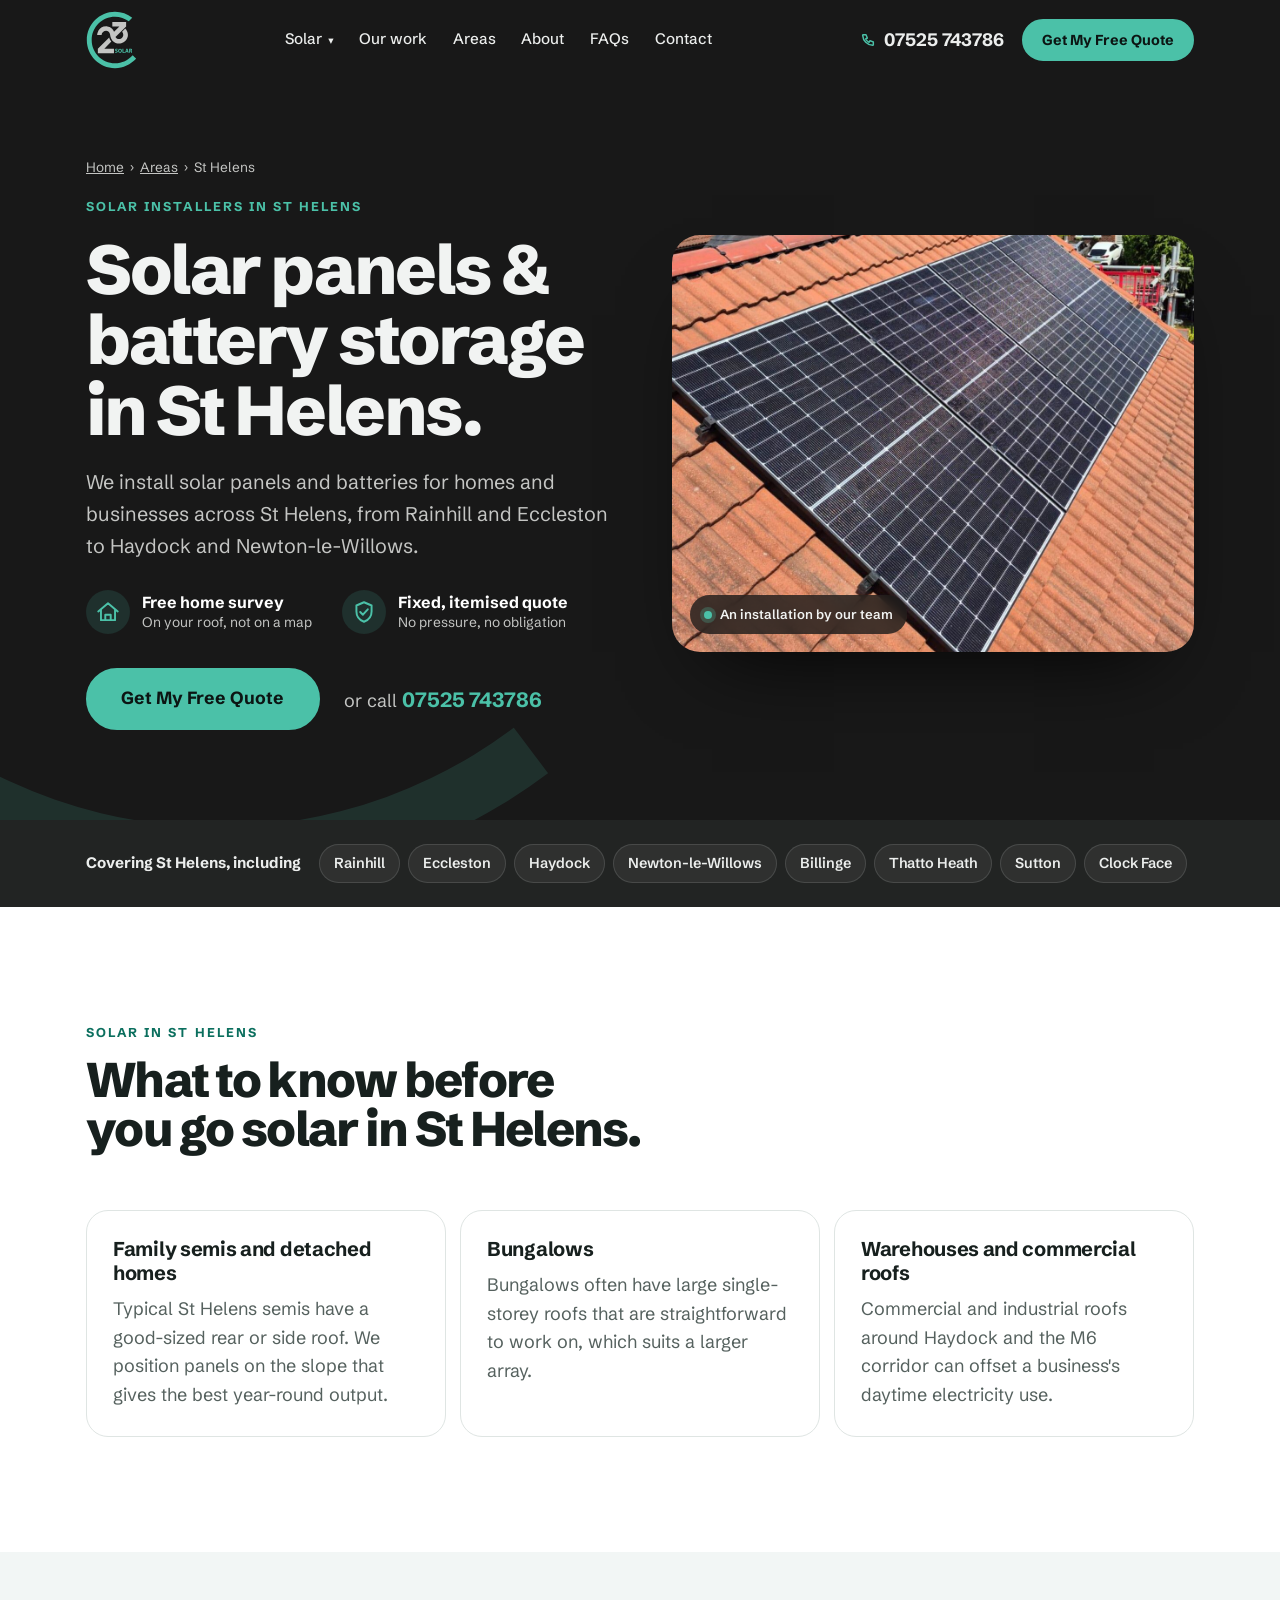
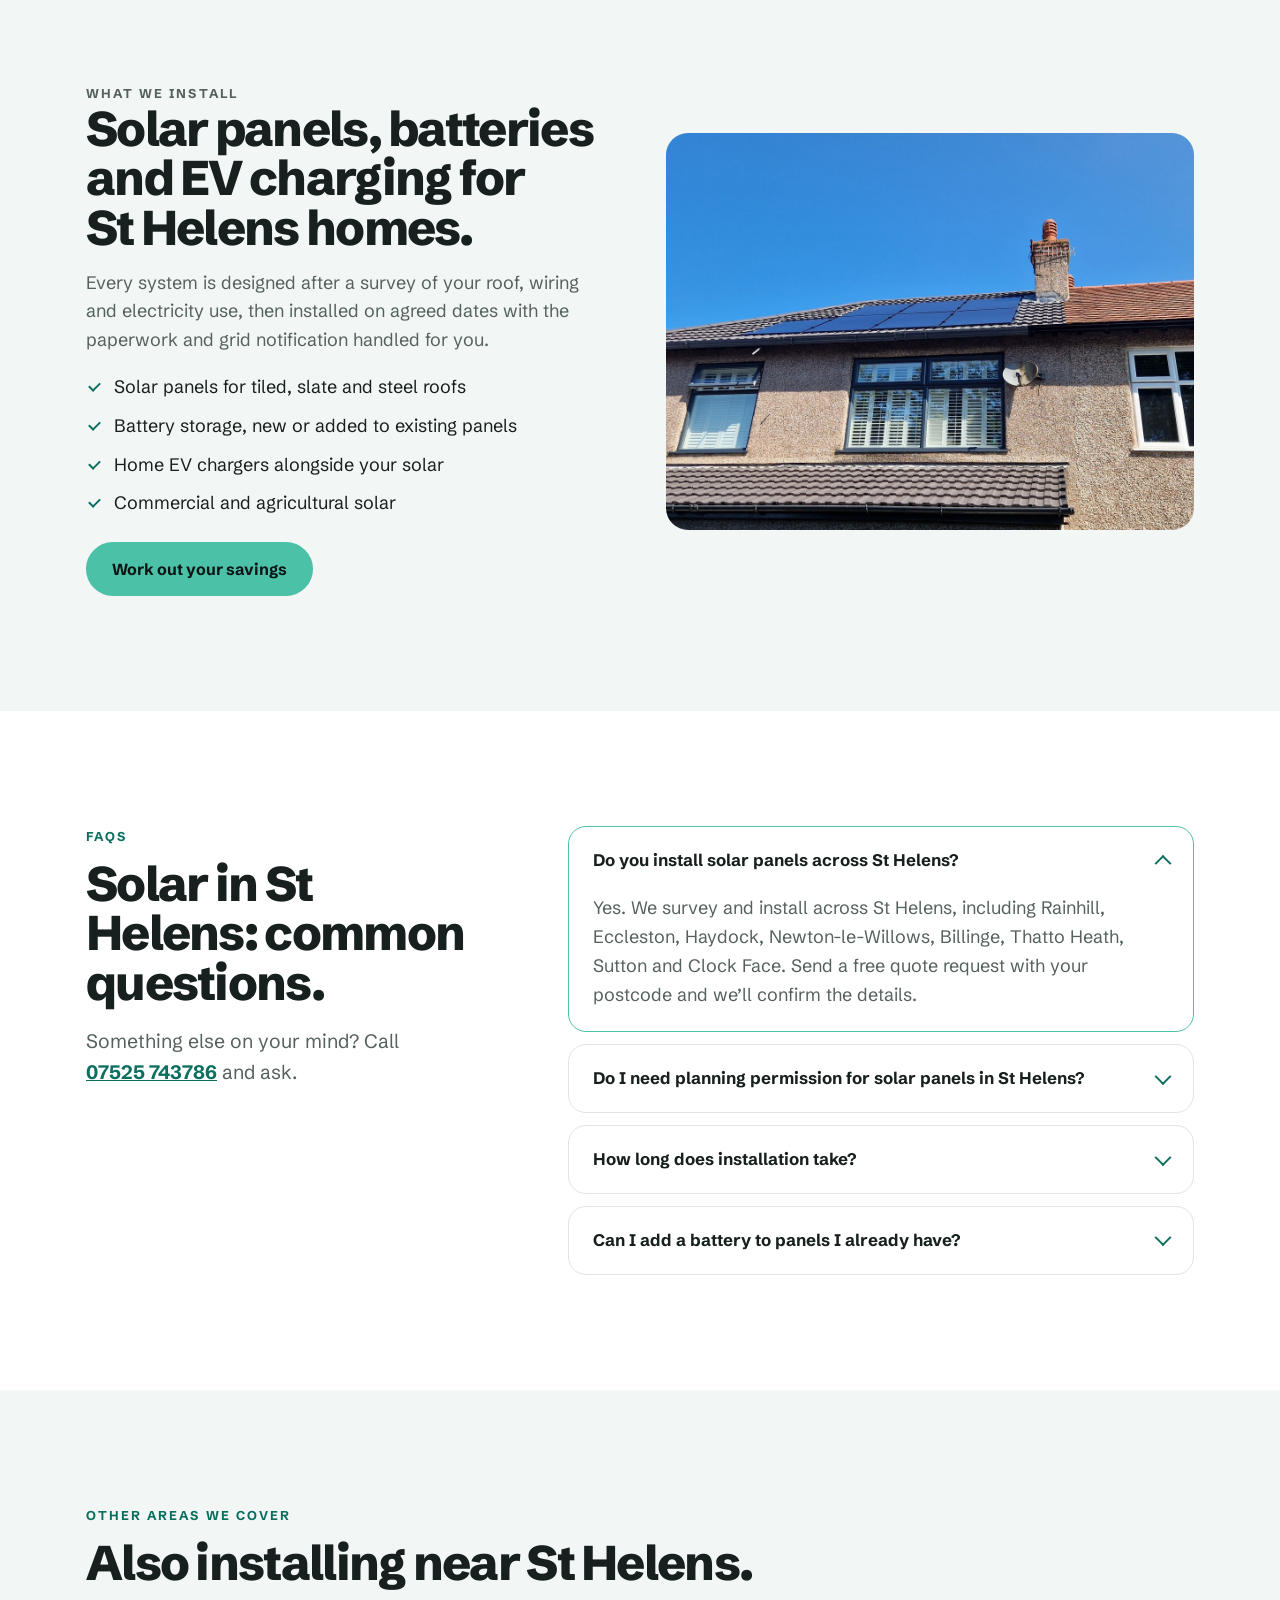
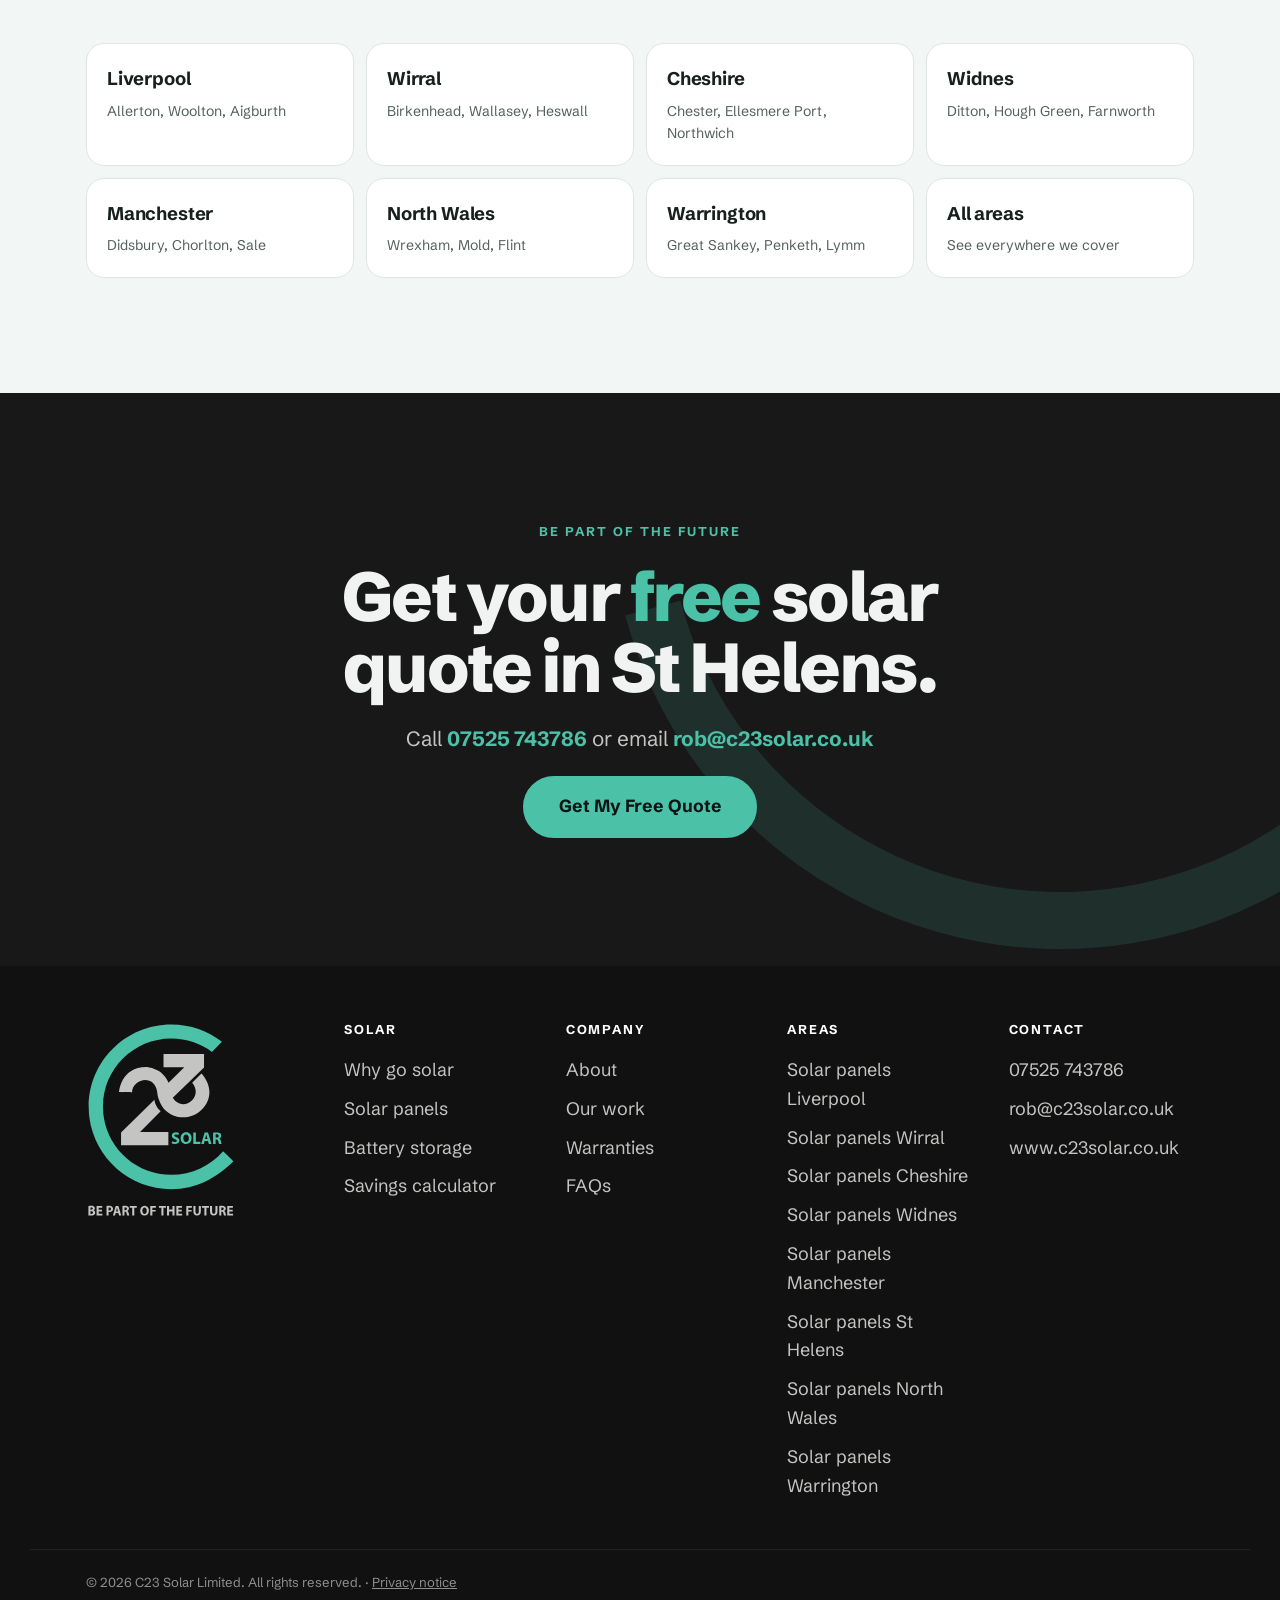
<file: solar-panels-st-helens/index.html>
<!doctype html>
<html lang="en-GB">
<head>
  <meta charset="utf-8">
  <meta name="viewport" content="width=device-width, initial-scale=1">
  <title>Solar Panels St Helens | Solar &amp; Battery Installers | C23 Solar</title>
  <meta name="description" content="Solar panels and battery storage in St Helens, including Rainhill, Eccleston, Haydock. Free survey and a fixed, itemised quote. Call 07525 743786.">
  <link rel="canonical" href="https://www.c23solar.co.uk/solar-panels-st-helens/">
  <meta name="robots" content="index, follow, max-image-preview:large">
  <meta name="theme-color" content="#181818">
  <meta property="og:type" content="website">
  <meta property="og:site_name" content="C23 Solar">
  <meta property="og:locale" content="en_GB">
  <meta property="og:url" content="https://www.c23solar.co.uk/solar-panels-st-helens/">
  <meta property="og:title" content="Solar Panels &amp; Battery Storage in St Helens | C23 Solar">
  <meta property="og:description" content="Solar panels and battery storage in St Helens, including Rainhill, Eccleston, Haydock. Free survey and a fixed, itemised quote. Call 07525 743786.">
  <meta property="og:image" content="https://www.c23solar.co.uk/assets/og-image.jpg">
  <meta property="og:image:width" content="1200">
  <meta property="og:image:height" content="630">
  <meta name="twitter:card" content="summary_large_image">
  <link rel="icon" type="image/svg+xml" href="../assets/favicon.svg">
  <link rel="manifest" href="../manifest.webmanifest">
  <link rel="apple-touch-icon" href="../assets/icons/apple-touch-icon.png">
  <link rel="preconnect" href="https://fonts.googleapis.com">
  <link rel="preconnect" href="https://fonts.gstatic.com" crossorigin>
  <link href="https://fonts.googleapis.com/css2?family=Schibsted+Grotesk:wght@400;500;600;700;800&display=swap" rel="stylesheet">
  <link rel="stylesheet" href="../styles.css">
  <script>document.documentElement.classList.add('js')</script>
  <script type="application/ld+json">
{
 "@context": "https://schema.org",
 "@graph": [
  {
   "@type": "Service",
   "@id": "https://www.c23solar.co.uk/solar-panels-st-helens/#service",
   "name": "Solar panel installation in St Helens",
   "serviceType": "Solar panel and battery storage installation",
   "url": "https://www.c23solar.co.uk/solar-panels-st-helens/",
   "provider": {
    "@id": "https://www.c23solar.co.uk/#business"
   },
   "areaServed": [
    {
     "@type": "City",
     "name": "St Helens"
    },
    {
     "@type": "Place",
     "name": "Rainhill"
    },
    {
     "@type": "Place",
     "name": "Eccleston"
    },
    {
     "@type": "Place",
     "name": "Haydock"
    },
    {
     "@type": "Place",
     "name": "Newton-le-Willows"
    },
    {
     "@type": "Place",
     "name": "Billinge"
    },
    {
     "@type": "Place",
     "name": "Thatto Heath"
    },
    {
     "@type": "Place",
     "name": "Sutton"
    },
    {
     "@type": "Place",
     "name": "Clock Face"
    }
   ]
  },
  {
   "@type": "BreadcrumbList",
   "itemListElement": [
    {
     "@type": "ListItem",
     "position": 1,
     "name": "Home",
     "item": "https://www.c23solar.co.uk/"
    },
    {
     "@type": "ListItem",
     "position": 2,
     "name": "Areas we cover",
     "item": "https://www.c23solar.co.uk/#areas"
    },
    {
     "@type": "ListItem",
     "position": 3,
     "name": "Solar panels St Helens",
     "item": "https://www.c23solar.co.uk/solar-panels-st-helens/"
    }
   ]
  },
  {
   "@type": "FAQPage",
   "mainEntity": [
    {
     "@type": "Question",
     "name": "Do you install solar panels across St Helens?",
     "acceptedAnswer": {
      "@type": "Answer",
      "text": "Yes. We survey and install across St Helens, including Rainhill, Eccleston, Haydock, Newton-le-Willows, Billinge, Thatto Heath, Sutton and Clock Face. Send a free quote request with your postcode and we’ll confirm the details."
     }
    },
    {
     "@type": "Question",
     "name": "Do I need planning permission for solar panels in St Helens?",
     "acceptedAnswer": {
      "@type": "Answer",
      "text": "Most homes don’t, because roof-mounted panels usually count as permitted development. Listed buildings, some conservation areas and some flat roofs are exceptions, and those are decided by St Helens Borough Council. We check this for you as part of the survey."
     }
    },
    {
     "@type": "Question",
     "name": "How long does installation take?",
     "acceptedAnswer": {
      "@type": "Answer",
      "text": "Most home installations are completed in one or two days once scaffolding is up. We agree the dates with you in advance and handle the grid notification."
     }
    },
    {
     "@type": "Question",
     "name": "Can I add a battery to panels I already have?",
     "acceptedAnswer": {
      "@type": "Answer",
      "text": "In most cases, yes. We look at your existing inverter and system during the survey and recommend a battery that works with it."
     }
    }
   ]
  },
  {
   "@type": [
    "LocalBusiness",
    "HomeAndConstructionBusiness"
   ],
   "@id": "https://www.c23solar.co.uk/#business",
   "name": "C23 Solar",
   "legalName": "C23 Solar Limited",
   "slogan": "Be part of the future",
   "description": "Solar panel and battery storage installation for homes and businesses across Merseyside, Cheshire, Greater Manchester and North Wales.",
   "url": "https://www.c23solar.co.uk/",
   "logo": "https://www.c23solar.co.uk/assets/icons/icon-512.png",
   "image": "https://www.c23solar.co.uk/assets/og-image.jpg",
   "telephone": "+447525743786",
   "email": "rob@c23solar.co.uk",
   "address": {
    "@type": "PostalAddress",
    "addressLocality": "Liverpool",
    "addressRegion": "Merseyside",
    "addressCountry": "GB"
   },
   "areaServed": [
    {
     "@type": "City",
     "name": "Liverpool"
    },
    {
     "@type": "AdministrativeArea",
     "name": "Wirral"
    },
    {
     "@type": "AdministrativeArea",
     "name": "Cheshire"
    },
    {
     "@type": "City",
     "name": "Widnes"
    },
    {
     "@type": "City",
     "name": "Manchester"
    },
    {
     "@type": "City",
     "name": "St Helens"
    },
    {
     "@type": "AdministrativeArea",
     "name": "North Wales"
    },
    {
     "@type": "City",
     "name": "Warrington"
    }
   ],
   "knowsAbout": [
    "Solar panel installation",
    "Solar battery storage",
    "Solar PV",
    "EV charger installation",
    "Commercial solar"
   ],
   "hasOfferCatalog": {
    "@type": "OfferCatalog",
    "name": "Solar and battery installation",
    "itemListElement": [
     {
      "@type": "Offer",
      "itemOffered": {
       "@type": "Service",
       "name": "Solar panel installation"
      }
     },
     {
      "@type": "Offer",
      "itemOffered": {
       "@type": "Service",
       "name": "Solar battery storage"
      }
     },
     {
      "@type": "Offer",
      "itemOffered": {
       "@type": "Service",
       "name": "Battery retrofit for existing solar"
      }
     },
     {
      "@type": "Offer",
      "itemOffered": {
       "@type": "Service",
       "name": "Commercial solar installation"
      }
     },
     {
      "@type": "Offer",
      "itemOffered": {
       "@type": "Service",
       "name": "EV charger with solar"
      }
     }
    ]
   }
  }
 ]
}
  </script>
  
</head>
<body>
  <a class="skip" href="#main">Skip to content</a>

  <!-- Header -->
  <header class="nav" id="nav">
    <div class="wrap nav__inner">
      <a class="brand" href="../#top" aria-label="C23 Solar — home"><img src="../assets/c23-solar-logo.svg" alt="C23 Solar" width="53" height="60"></a>
      <nav class="nav__links" aria-label="Primary">
        <div class="nav__group">
          <button class="nav__parent" type="button" aria-expanded="false">Solar <span aria-hidden="true">▾</span></button>
          <div class="nav__menu">
            <a href="../#why">Why go solar</a>
            <a href="../#products">Solar panels</a>
            <a href="../#products">Battery storage</a>
            <a href="../#savings">Savings calculator</a>
          </div>
        </div>
        <a href="../#work">Our work</a>
        <a href="../#areas">Areas</a>
        <a href="../#about">About</a>
        <a href="../#faqs">FAQs</a>
        <a href="../#contact">Contact</a>
      </nav>
      <div class="nav__right">
        <a class="nav__phone" href="tel:+447525743786"><svg viewBox="0 0 24 24" width="16" height="16" aria-hidden="true"><path fill="none" stroke="currentColor" stroke-width="2.2" stroke-linecap="round" stroke-linejoin="round" d="M5 4h4l2 5-2.5 1.5a11 11 0 0 0 5 5L15 13l5 2v4a1 1 0 0 1-1 1A16 16 0 0 1 4 5a1 1 0 0 1 1-1z"/></svg><span>07525 743786</span></a>
        <a class="btn btn--small" href="../#contact" data-quote>Get My Free Quote</a>
      </div>
    </div>
  </header>

  <main id="main">
    <section class="hero" id="top">
      <div class="hero__ring" aria-hidden="true"></div>
      <div class="wrap hero__grid">
        <div class="hero__copy">
          <nav class="crumbs" aria-label="Breadcrumb"><a href="../">Home</a><span aria-hidden="true">›</span><a href="../#areas">Areas</a><span aria-hidden="true">›</span><span aria-current="page">St Helens</span></nav>
          <h1><span class="h1-kicker">Solar installers in St Helens</span>Solar panels &amp; battery storage in St Helens.</h1>
          <p class="hero__lede">We install solar panels and batteries for homes and businesses across St Helens, from Rainhill and Eccleston to Haydock and Newton-le-Willows.</p>
          <ul class="hero__stats">
            <li><svg viewBox="0 0 24 24" aria-hidden="true"><path d="M3 11.5 12 4l9 7.5M5.5 10v9.5h13V10M9.5 19.5v-5h5v5"/></svg><span><b>Free home survey</b>On your roof, not on a map</span></li>
            <li><svg viewBox="0 0 24 24" aria-hidden="true"><path d="M12 3l7 3v5.5c0 4.5-3 8-7 9.5-4-1.5-7-5-7-9.5V6zM8.5 12l2.5 2.5 4.5-5"/></svg><span><b>Fixed, itemised quote</b>No pressure, no obligation</span></li>
          </ul>
          <div class="hero__cta">
            <a class="btn btn--big" href="#contact" data-quote>Get My Free Quote</a>
            <a class="hero__call" href="tel:+447525743786">or call <b>07525 743786</b></a>
          </div>
        </div>
        <figure class="hero__media">
          <img src="../assets/photos/install-red-roof.jpg" fetchpriority="high" alt="Solar panels on a red clay-tiled house roof on a sunny day" width="1200" height="1302">
          <figcaption><span class="dot" aria-hidden="true"></span>An installation by our team</figcaption>
        </figure>
      </div>
    </section>

    <section class="towns-band" aria-label="Places we cover">
      <div class="wrap towns-band__inner">
        <b>Covering St Helens, including</b>
        <ul class="towns"><li>Rainhill</li><li>Eccleston</li><li>Haydock</li><li>Newton-le-Willows</li><li>Billinge</li><li>Thatto Heath</li><li>Sutton</li><li>Clock Face</li></ul>
      </div>
    </section>

    <section class="section">
      <div class="wrap">
        <header class="head reveal">
          <p class="tag">Solar in St Helens</p>
          <h2>What to know before you go solar in St Helens.</h2>
        </header>
        <div class="points"><article class="point reveal"><h3>Family semis and detached homes</h3><p>Typical St Helens semis have a good-sized rear or side roof. We position panels on the slope that gives the best year-round output.</p></article><article class="point reveal"><h3>Bungalows</h3><p>Bungalows often have large single-storey roofs that are straightforward to work on, which suits a larger array.</p></article><article class="point reveal"><h3>Warehouses and commercial roofs</h3><p>Commercial and industrial roofs around Haydock and the M6 corridor can offset a business&#x27;s daytime electricity use.</p></article></div>
      </div>
    </section>

    <section class="section section--tint">
      <div class="wrap split">
        <div class="split__copy reveal">
          <p class="tag">What we install</p>
          <h2>Solar panels, batteries and EV charging for St Helens homes.</h2>
          <p>Every system is designed after a survey of your roof, wiring and electricity use, then installed on agreed dates with the paperwork and grid notification handled for you.</p>
          <ul class="ticks">
            <li>Solar panels for tiled, slate and steel roofs</li>
            <li>Battery storage, new or added to existing panels</li>
            <li>Home EV chargers alongside your solar</li>
            <li>Commercial and agricultural solar</li>
          </ul>
          <a class="btn" href="../#savings">Work out your savings</a>
        </div>
        <img class="reveal" src="../assets/photos/install-home-evening.jpg" alt="A semi-detached home with all-black solar panels on its roof" loading="lazy" width="1400" height="898">
      </div>
    </section>

    <section class="section">
      <div class="wrap faq">
        <header class="head reveal">
          <p class="tag">FAQs</p>
          <h2>Solar in St Helens: common questions.</h2>
          <p>Something else on your mind? Call <a href="tel:+447525743786">07525&nbsp;743786</a> and ask.</p>
        </header>
        <div class="faq__list reveal"><details open><summary>Do you install solar panels across St Helens?</summary><p>Yes. We survey and install across St Helens, including Rainhill, Eccleston, Haydock, Newton-le-Willows, Billinge, Thatto Heath, Sutton and Clock Face. Send a free quote request with your postcode and we’ll confirm the details.</p></details><details><summary>Do I need planning permission for solar panels in St Helens?</summary><p>Most homes don’t, because roof-mounted panels usually count as permitted development. Listed buildings, some conservation areas and some flat roofs are exceptions, and those are decided by St Helens Borough Council. We check this for you as part of the survey.</p></details><details><summary>How long does installation take?</summary><p>Most home installations are completed in one or two days once scaffolding is up. We agree the dates with you in advance and handle the grid notification.</p></details><details><summary>Can I add a battery to panels I already have?</summary><p>In most cases, yes. We look at your existing inverter and system during the survey and recommend a battery that works with it.</p></details></div>
      </div>
    </section>

    <section class="section section--tint">
      <div class="wrap">
        <header class="head reveal">
          <p class="tag">Other areas we cover</p>
          <h2>Also installing near St Helens.</h2>
        </header>
        <div class="areas reveal"><a class="area" href="../solar-panels-liverpool/"><b>Liverpool</b><span>Allerton, Woolton, Aigburth</span></a><a class="area" href="../solar-panels-wirral/"><b>Wirral</b><span>Birkenhead, Wallasey, Heswall</span></a><a class="area" href="../solar-panels-cheshire/"><b>Cheshire</b><span>Chester, Ellesmere Port, Northwich</span></a><a class="area" href="../solar-panels-widnes/"><b>Widnes</b><span>Ditton, Hough Green, Farnworth</span></a><a class="area" href="../solar-panels-manchester/"><b>Manchester</b><span>Didsbury, Chorlton, Sale</span></a><a class="area" href="../solar-panels-north-wales/"><b>North Wales</b><span>Wrexham, Mold, Flint</span></a><a class="area" href="../solar-panels-warrington/"><b>Warrington</b><span>Great Sankey, Penketh, Lymm</span></a><a class="area" href="../#areas"><b>All areas</b><span>See everywhere we cover</span></a></div>
      </div>
    </section>

    <section class="cta" id="contact">
      <div class="cta__ring" aria-hidden="true"></div>
      <div class="wrap cta__inner reveal">
        <p class="tag">Be part of the future</p>
        <h2>Get your <span>free</span> solar quote in St Helens.</h2>
        <p>Call <a href="tel:+447525743786">07525 743786</a> or email <a href="mailto:rob@c23solar.co.uk">rob@c23solar.co.uk</a></p>
        <a class="btn btn--big" href="mailto:rob@c23solar.co.uk" data-quote>Get My Free Quote</a>
      </div>
    </section>
  </main>

  <footer class="footer">
    <div class="wrap footer__grid">
      <img class="footer__logo" src="../assets/c23-solar-lockup.svg" alt="C23 Solar — Be part of the future" width="150" height="197">
      <nav aria-label="Footer">
        <h3>Solar</h3>
        <a href="../#why">Why go solar</a><a href="../#products">Solar panels</a><a href="../#products">Battery storage</a><a href="../#savings">Savings calculator</a>
      </nav>
      <nav aria-label="Company">
        <h3>Company</h3>
        <a href="../#about">About</a><a href="../#work">Our work</a><a href="../#warranties">Warranties</a><a href="../#faqs">FAQs</a>
      </nav>
      <!-- FOOTAREAS:START -->
      <nav aria-label="Areas">
        <h3>Areas</h3>
        <a href="../solar-panels-liverpool/">Solar panels Liverpool</a><a href="../solar-panels-wirral/">Solar panels Wirral</a><a href="../solar-panels-cheshire/">Solar panels Cheshire</a><a href="../solar-panels-widnes/">Solar panels Widnes</a><a href="../solar-panels-manchester/">Solar panels Manchester</a><a href="../solar-panels-st-helens/">Solar panels St Helens</a><a href="../solar-panels-north-wales/">Solar panels North Wales</a><a href="../solar-panels-warrington/">Solar panels Warrington</a>
      </nav>
      <!-- FOOTAREAS:END -->
      <div>
        <h3>Contact</h3>
        <a href="tel:+447525743786">07525 743786</a>
        <a href="mailto:rob@c23solar.co.uk">rob@c23solar.co.uk</a>
        <a href="https://www.c23solar.co.uk">www.c23solar.co.uk</a>
      </div>
    </div>
    <div class="wrap footer__legal">© <span id="year">2026</span> C23 Solar Limited. All rights reserved. · <a href="../privacy/">Privacy notice</a></div>
  </footer>

  <div class="mobilebar">
    <a href="tel:+447525743786">Call us</a>
    <a class="is-primary" href="../#contact" data-quote>Free quote</a>
  </div>

  <!-- Quote form (opens from every "Get My Free Quote" button) -->
  <dialog class="quote" id="quote" aria-labelledby="quote-title">
    <form method="dialog" class="quote__form" id="quote-form" data-email="rob@c23solar.co.uk" data-endpoint="https://api.web3forms.com/submit" data-key="1db44acd-38af-417e-bbf0-995d5c4e4227" data-key-copy="08697924-cff7-4c4b-83c3-6b2afc3a48d3" novalidate>
      <input type="checkbox" name="botcheck" class="hp" tabindex="-1" autocomplete="off" aria-hidden="true">
      <button class="quote__close" type="button" id="quote-close" aria-label="Close">×</button>
      <div class="quote__head">
        <img src="../assets/c23-solar-logo.svg" alt="" width="40" height="45">
        <h2 id="quote-title">Get your <span>free</span> quote</h2>
        <p>It takes about a minute. <span id="quote-step">Step 1 of 4</span></p>
        <div class="quote__bar"><i id="quote-progress"></i></div>
      </div>

      <fieldset class="quote__step is-active">
        <legend>Where is the property?</legend>
        <label class="inputs__one">Postcode<input name="postcode" autocomplete="postal-code" placeholder="e.g. L1 8JQ"></label>
      </fieldset>

      <fieldset class="quote__step">
        <legend>Do you own the property?</legend>
        <div class="choices">
          <label class="choice"><input type="radio" name="owner" value="Yes"><span>Yes</span></label>
          <label class="choice"><input type="radio" name="owner" value="No"><span>No</span></label>
        </div>
      </fieldset>

      <fieldset class="quote__step">
        <legend>What type of property is it?</legend>
        <div class="choices choices--3">
          <label class="choice"><input type="radio" name="property" value="Detached"><span>Detached</span></label>
          <label class="choice"><input type="radio" name="property" value="Semi-detached"><span>Semi-detached</span></label>
          <label class="choice"><input type="radio" name="property" value="Terraced"><span>Terraced</span></label>
          <label class="choice"><input type="radio" name="property" value="Bungalow"><span>Bungalow</span></label>
          <label class="choice"><input type="radio" name="property" value="Flat"><span>Flat</span></label>
          <label class="choice"><input type="radio" name="property" value="Business premises"><span>Business</span></label>
        </div>
      </fieldset>

      <fieldset class="quote__step">
        <legend>Where should we send your quote?</legend>
        <div class="inputs">
          <label>First name<input name="first" autocomplete="given-name"></label>
          <label>Last name<input name="last" autocomplete="family-name"></label>
          <label class="inputs__full">Email<input name="email" type="email" autocomplete="email"></label>
          <label class="inputs__full">Phone<input name="phone" type="tel" autocomplete="tel"></label>
        </div>
      </fieldset>

      <p class="quote__status" id="quote-status" role="status"></p>
      <div class="quote__nav">
        <button class="btn btn--ghost" type="button" id="quote-back" hidden>Back</button>
        <button class="btn" type="button" id="quote-next">Next</button>
      </div>
      <p class="quote__note">No obligation. We only use your details to reply to your enquiry. See our <a href="../privacy/">privacy notice</a>.</p>
      <div class="quote__done" id="quote-done" hidden>
        <span class="quote__tick" aria-hidden="true"></span>
        <h3>Thanks, your request is in.</h3>
        <p>We’ll be in touch soon to talk through your options and arrange a survey. If it’s urgent, call <a href="tel:+447525743786">07525 743786</a>.</p>
        <button class="btn" type="button" id="quote-done-close">Close</button>
      </div>
    </form>
  </dialog>

  <script src="../main.js" data-root="../" defer></script>
</body>
</html>
</file>
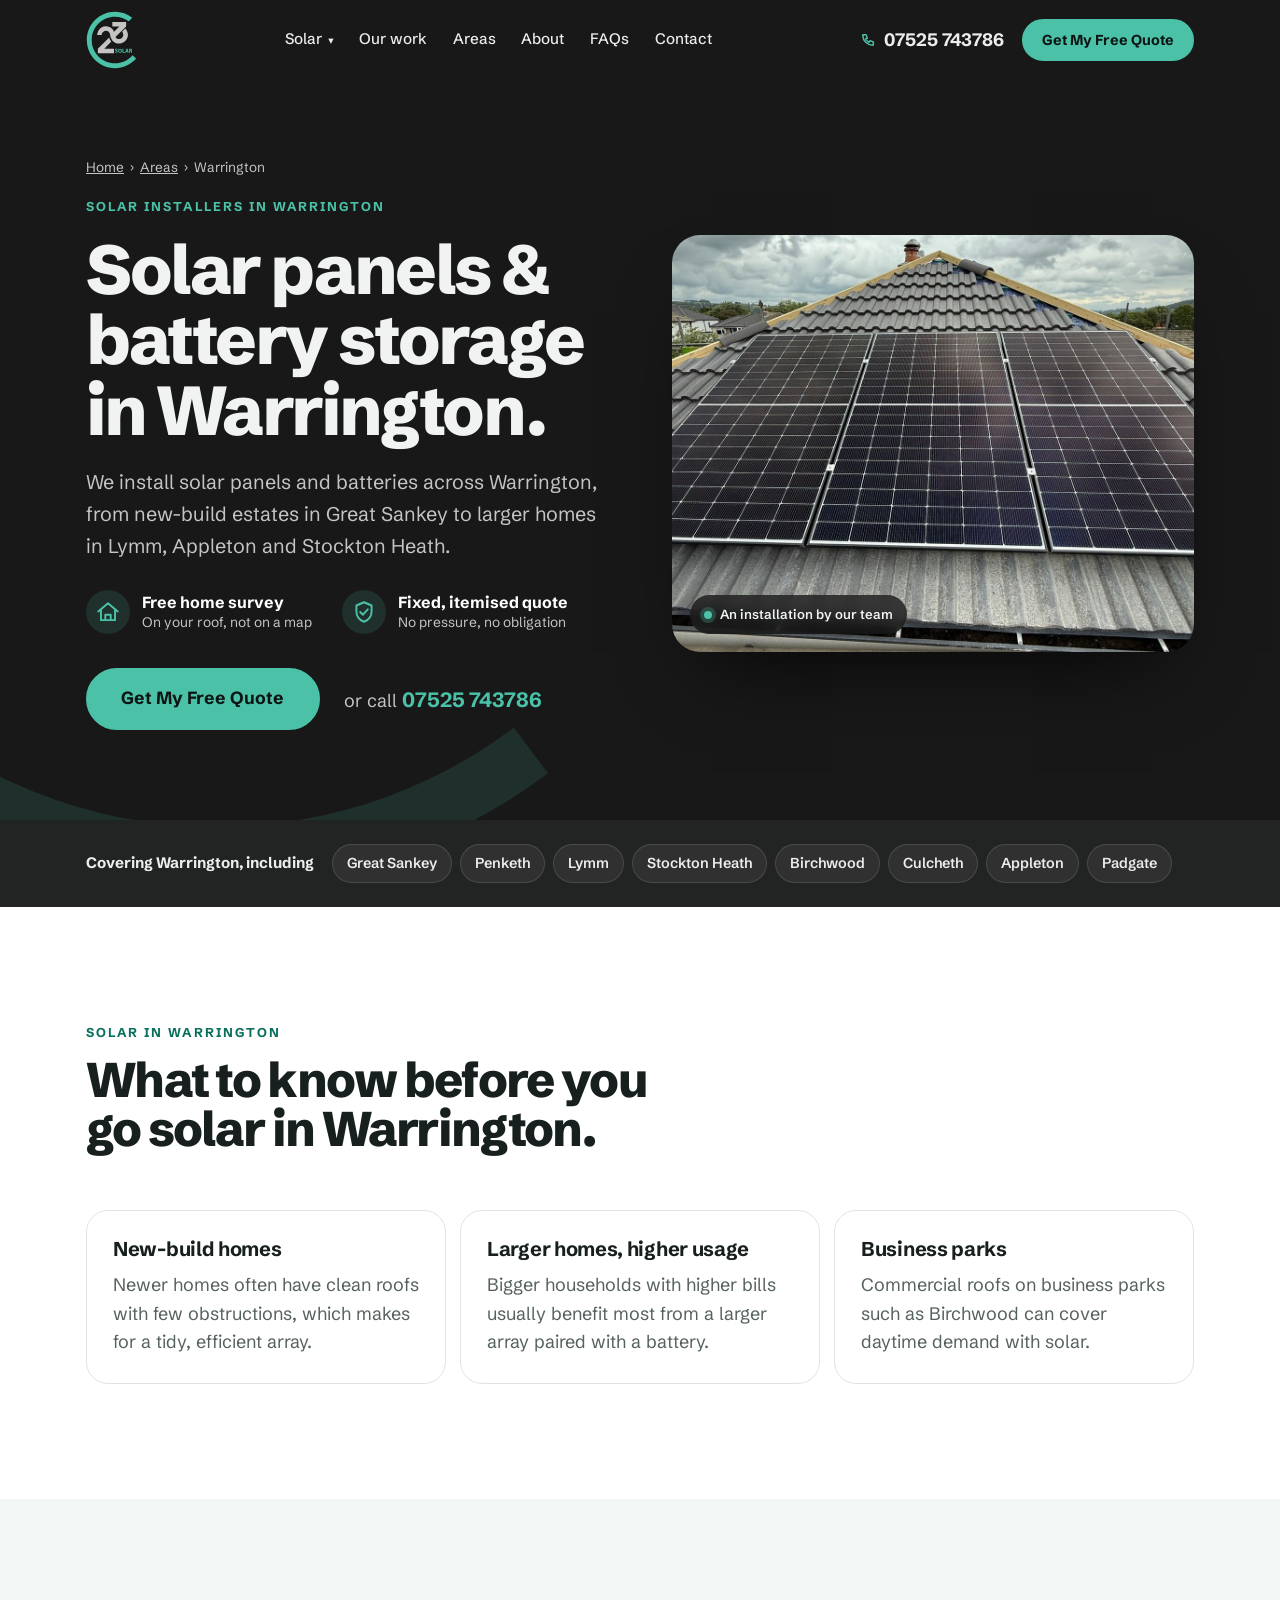
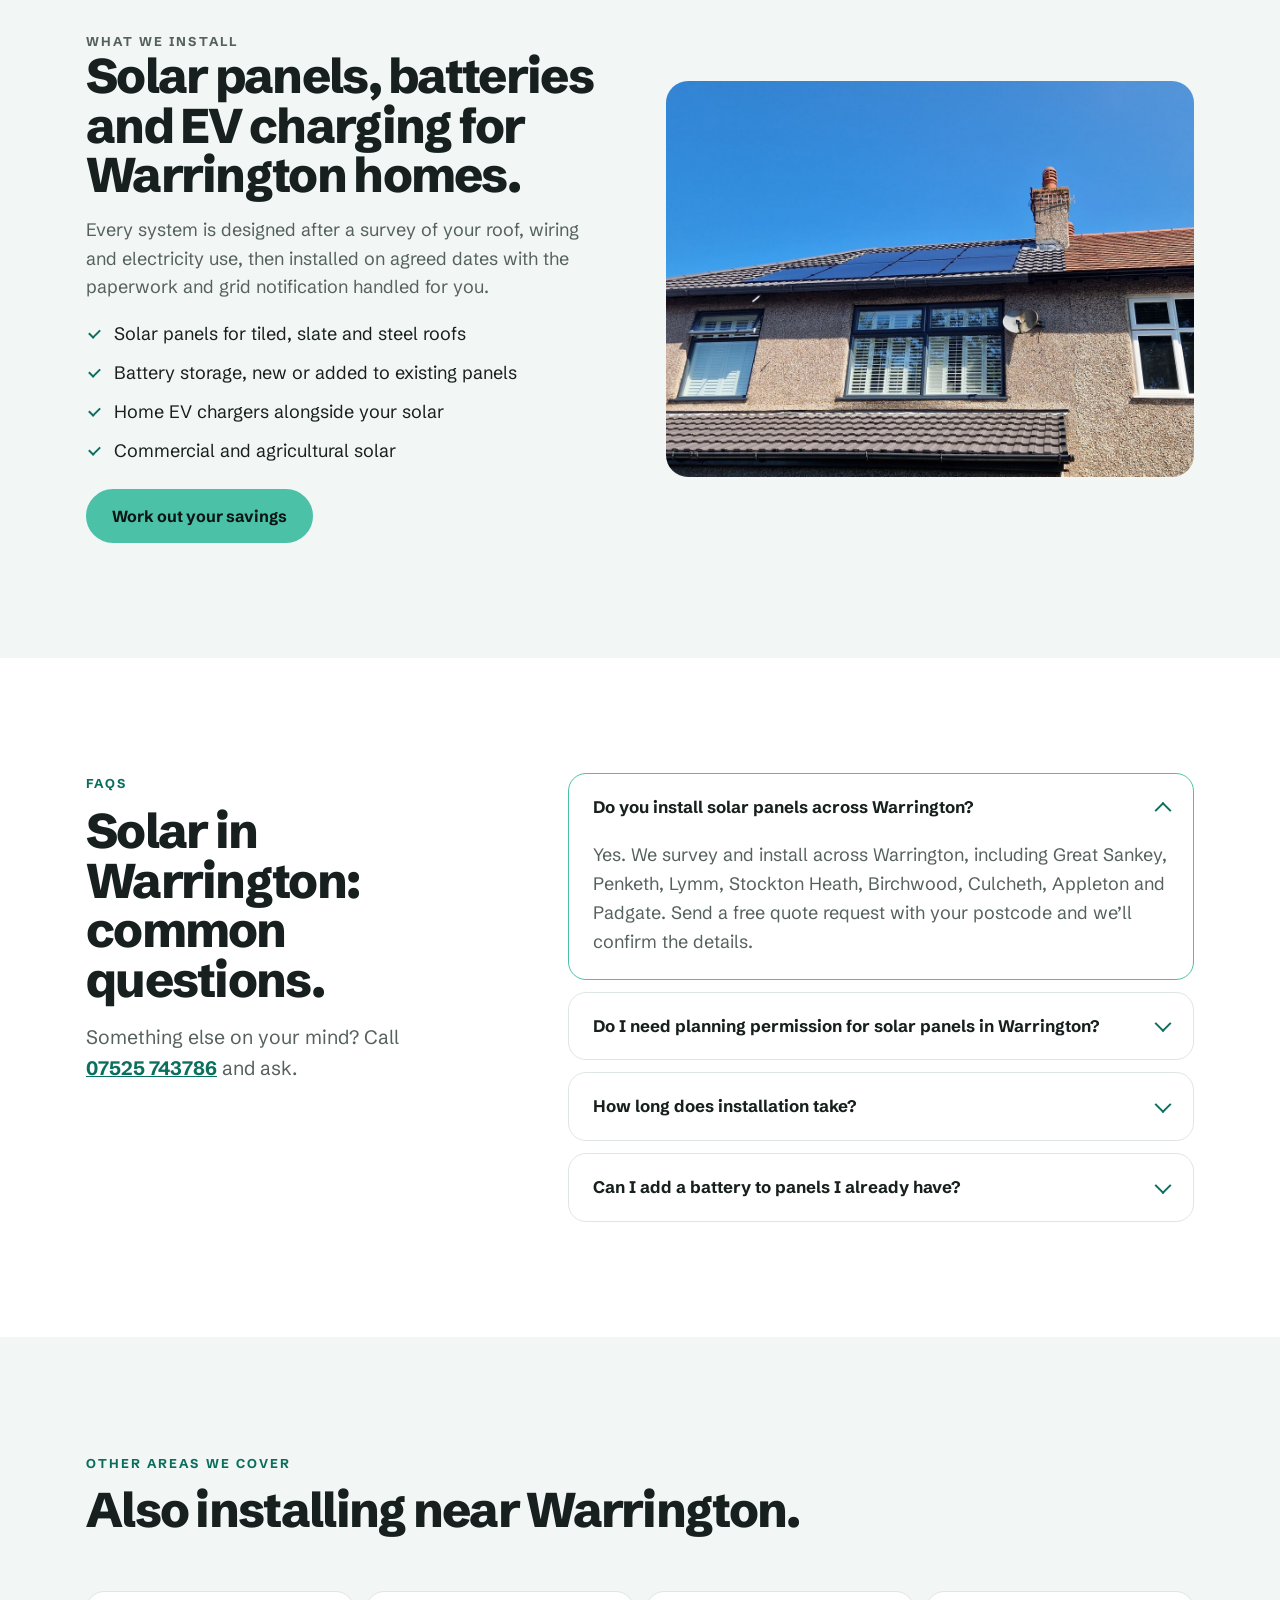
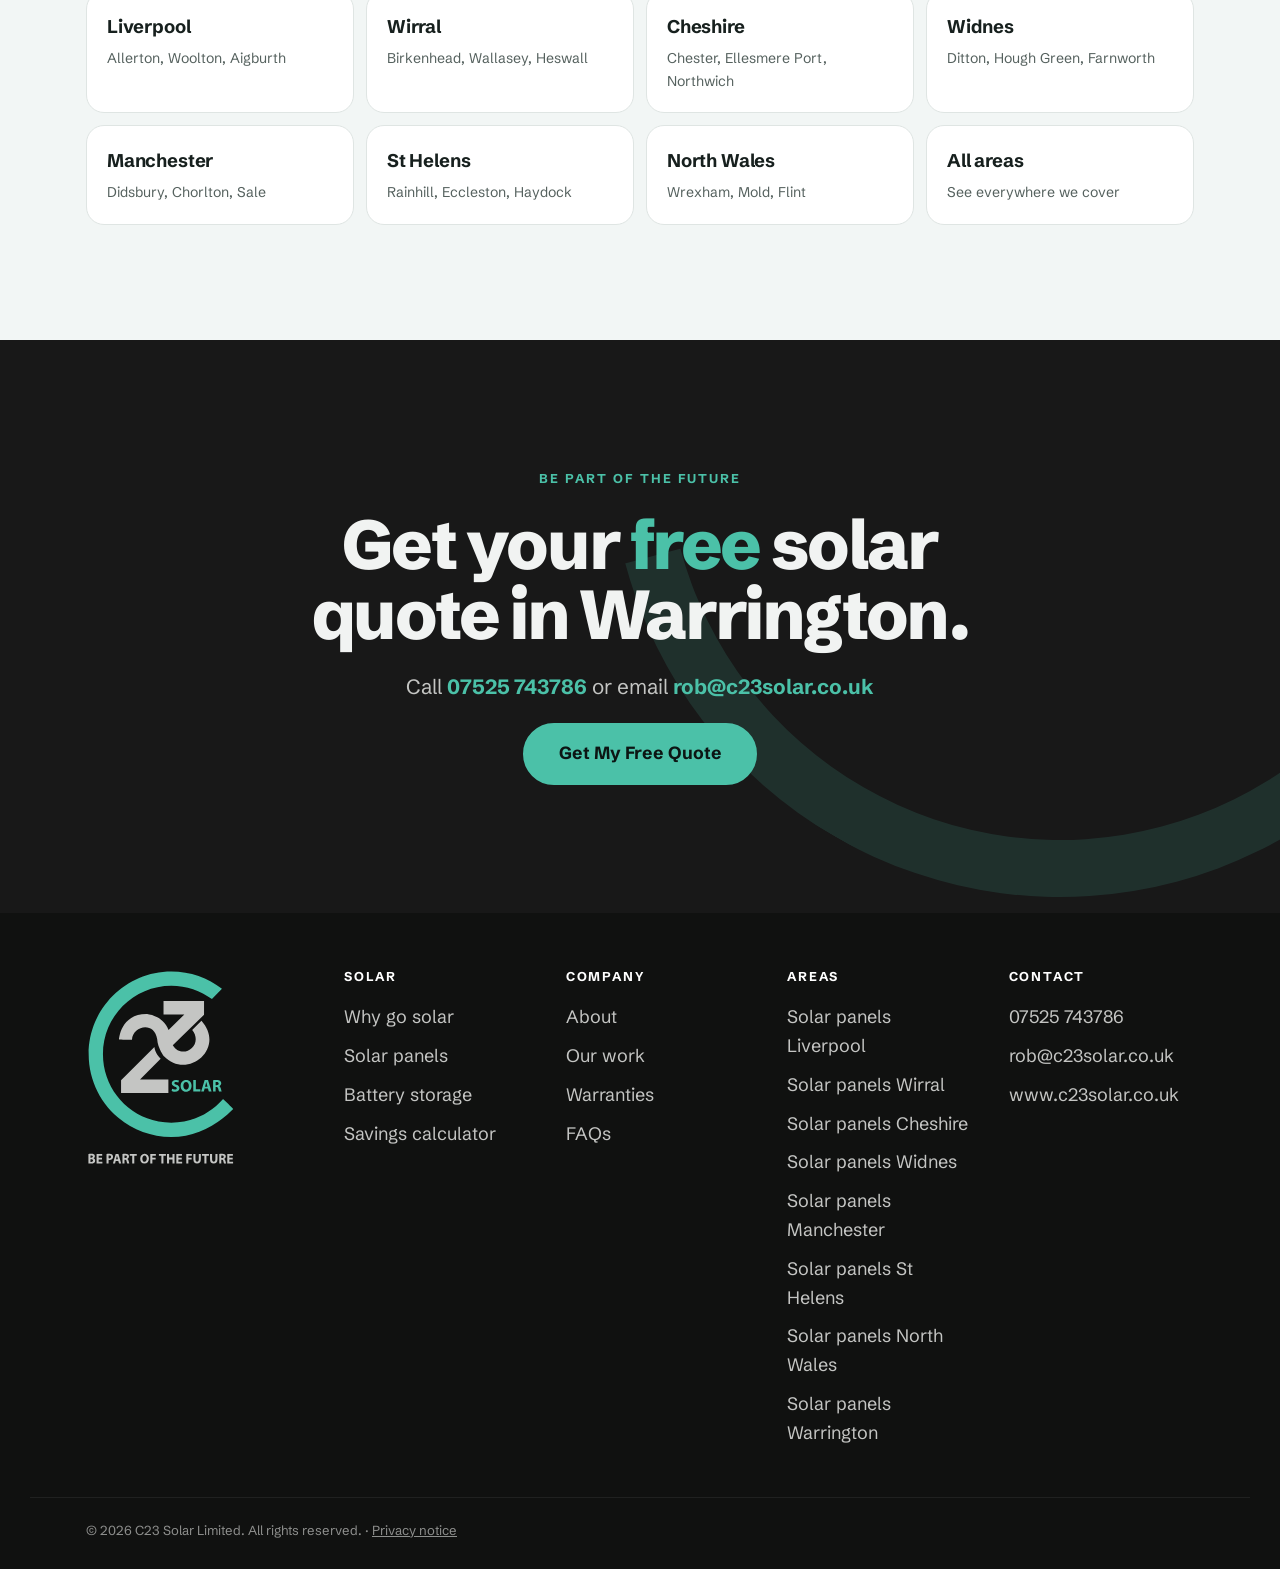
<file: solar-panels-warrington/index.html>
<!doctype html>
<html lang="en-GB">
<head>
  <meta charset="utf-8">
  <meta name="viewport" content="width=device-width, initial-scale=1">
  <title>Solar Panels Warrington | Solar &amp; Battery Installers | C23 Solar</title>
  <meta name="description" content="Solar panels and battery storage in Warrington, including Great Sankey, Penketh, Lymm. Free survey and a fixed, itemised quote. Call 07525 743786.">
  <link rel="canonical" href="https://www.c23solar.co.uk/solar-panels-warrington/">
  <meta name="robots" content="index, follow, max-image-preview:large">
  <meta name="theme-color" content="#181818">
  <meta property="og:type" content="website">
  <meta property="og:site_name" content="C23 Solar">
  <meta property="og:locale" content="en_GB">
  <meta property="og:url" content="https://www.c23solar.co.uk/solar-panels-warrington/">
  <meta property="og:title" content="Solar Panels &amp; Battery Storage in Warrington | C23 Solar">
  <meta property="og:description" content="Solar panels and battery storage in Warrington, including Great Sankey, Penketh, Lymm. Free survey and a fixed, itemised quote. Call 07525 743786.">
  <meta property="og:image" content="https://www.c23solar.co.uk/assets/og-image.jpg">
  <meta property="og:image:width" content="1200">
  <meta property="og:image:height" content="630">
  <meta name="twitter:card" content="summary_large_image">
  <link rel="icon" type="image/svg+xml" href="../assets/favicon.svg">
  <link rel="manifest" href="../manifest.webmanifest">
  <link rel="apple-touch-icon" href="../assets/icons/apple-touch-icon.png">
  <link rel="preconnect" href="https://fonts.googleapis.com">
  <link rel="preconnect" href="https://fonts.gstatic.com" crossorigin>
  <link href="https://fonts.googleapis.com/css2?family=Schibsted+Grotesk:wght@400;500;600;700;800&display=swap" rel="stylesheet">
  <link rel="stylesheet" href="../styles.css">
  <script>document.documentElement.classList.add('js')</script>
  <script type="application/ld+json">
{
 "@context": "https://schema.org",
 "@graph": [
  {
   "@type": "Service",
   "@id": "https://www.c23solar.co.uk/solar-panels-warrington/#service",
   "name": "Solar panel installation in Warrington",
   "serviceType": "Solar panel and battery storage installation",
   "url": "https://www.c23solar.co.uk/solar-panels-warrington/",
   "provider": {
    "@id": "https://www.c23solar.co.uk/#business"
   },
   "areaServed": [
    {
     "@type": "City",
     "name": "Warrington"
    },
    {
     "@type": "Place",
     "name": "Great Sankey"
    },
    {
     "@type": "Place",
     "name": "Penketh"
    },
    {
     "@type": "Place",
     "name": "Lymm"
    },
    {
     "@type": "Place",
     "name": "Stockton Heath"
    },
    {
     "@type": "Place",
     "name": "Birchwood"
    },
    {
     "@type": "Place",
     "name": "Culcheth"
    },
    {
     "@type": "Place",
     "name": "Appleton"
    },
    {
     "@type": "Place",
     "name": "Padgate"
    }
   ]
  },
  {
   "@type": "BreadcrumbList",
   "itemListElement": [
    {
     "@type": "ListItem",
     "position": 1,
     "name": "Home",
     "item": "https://www.c23solar.co.uk/"
    },
    {
     "@type": "ListItem",
     "position": 2,
     "name": "Areas we cover",
     "item": "https://www.c23solar.co.uk/#areas"
    },
    {
     "@type": "ListItem",
     "position": 3,
     "name": "Solar panels Warrington",
     "item": "https://www.c23solar.co.uk/solar-panels-warrington/"
    }
   ]
  },
  {
   "@type": "FAQPage",
   "mainEntity": [
    {
     "@type": "Question",
     "name": "Do you install solar panels across Warrington?",
     "acceptedAnswer": {
      "@type": "Answer",
      "text": "Yes. We survey and install across Warrington, including Great Sankey, Penketh, Lymm, Stockton Heath, Birchwood, Culcheth, Appleton and Padgate. Send a free quote request with your postcode and we’ll confirm the details."
     }
    },
    {
     "@type": "Question",
     "name": "Do I need planning permission for solar panels in Warrington?",
     "acceptedAnswer": {
      "@type": "Answer",
      "text": "Most homes don’t, because roof-mounted panels usually count as permitted development. Listed buildings, some conservation areas and some flat roofs are exceptions, and those are decided by Warrington Borough Council. We check this for you as part of the survey."
     }
    },
    {
     "@type": "Question",
     "name": "How long does installation take?",
     "acceptedAnswer": {
      "@type": "Answer",
      "text": "Most home installations are completed in one or two days once scaffolding is up. We agree the dates with you in advance and handle the grid notification."
     }
    },
    {
     "@type": "Question",
     "name": "Can I add a battery to panels I already have?",
     "acceptedAnswer": {
      "@type": "Answer",
      "text": "In most cases, yes. We look at your existing inverter and system during the survey and recommend a battery that works with it."
     }
    }
   ]
  },
  {
   "@type": [
    "LocalBusiness",
    "HomeAndConstructionBusiness"
   ],
   "@id": "https://www.c23solar.co.uk/#business",
   "name": "C23 Solar",
   "legalName": "C23 Solar Limited",
   "slogan": "Be part of the future",
   "description": "Solar panel and battery storage installation for homes and businesses across Merseyside, Cheshire, Greater Manchester and North Wales.",
   "url": "https://www.c23solar.co.uk/",
   "logo": "https://www.c23solar.co.uk/assets/icons/icon-512.png",
   "image": "https://www.c23solar.co.uk/assets/og-image.jpg",
   "telephone": "+447525743786",
   "email": "rob@c23solar.co.uk",
   "address": {
    "@type": "PostalAddress",
    "addressLocality": "Liverpool",
    "addressRegion": "Merseyside",
    "addressCountry": "GB"
   },
   "areaServed": [
    {
     "@type": "City",
     "name": "Liverpool"
    },
    {
     "@type": "AdministrativeArea",
     "name": "Wirral"
    },
    {
     "@type": "AdministrativeArea",
     "name": "Cheshire"
    },
    {
     "@type": "City",
     "name": "Widnes"
    },
    {
     "@type": "City",
     "name": "Manchester"
    },
    {
     "@type": "City",
     "name": "St Helens"
    },
    {
     "@type": "AdministrativeArea",
     "name": "North Wales"
    },
    {
     "@type": "City",
     "name": "Warrington"
    }
   ],
   "knowsAbout": [
    "Solar panel installation",
    "Solar battery storage",
    "Solar PV",
    "EV charger installation",
    "Commercial solar"
   ],
   "hasOfferCatalog": {
    "@type": "OfferCatalog",
    "name": "Solar and battery installation",
    "itemListElement": [
     {
      "@type": "Offer",
      "itemOffered": {
       "@type": "Service",
       "name": "Solar panel installation"
      }
     },
     {
      "@type": "Offer",
      "itemOffered": {
       "@type": "Service",
       "name": "Solar battery storage"
      }
     },
     {
      "@type": "Offer",
      "itemOffered": {
       "@type": "Service",
       "name": "Battery retrofit for existing solar"
      }
     },
     {
      "@type": "Offer",
      "itemOffered": {
       "@type": "Service",
       "name": "Commercial solar installation"
      }
     },
     {
      "@type": "Offer",
      "itemOffered": {
       "@type": "Service",
       "name": "EV charger with solar"
      }
     }
    ]
   }
  }
 ]
}
  </script>
  
</head>
<body>
  <a class="skip" href="#main">Skip to content</a>

  <!-- Header -->
  <header class="nav" id="nav">
    <div class="wrap nav__inner">
      <a class="brand" href="../#top" aria-label="C23 Solar — home"><img src="../assets/c23-solar-logo.svg" alt="C23 Solar" width="53" height="60"></a>
      <nav class="nav__links" aria-label="Primary">
        <div class="nav__group">
          <button class="nav__parent" type="button" aria-expanded="false">Solar <span aria-hidden="true">▾</span></button>
          <div class="nav__menu">
            <a href="../#why">Why go solar</a>
            <a href="../#products">Solar panels</a>
            <a href="../#products">Battery storage</a>
            <a href="../#savings">Savings calculator</a>
          </div>
        </div>
        <a href="../#work">Our work</a>
        <a href="../#areas">Areas</a>
        <a href="../#about">About</a>
        <a href="../#faqs">FAQs</a>
        <a href="../#contact">Contact</a>
      </nav>
      <div class="nav__right">
        <a class="nav__phone" href="tel:+447525743786"><svg viewBox="0 0 24 24" width="16" height="16" aria-hidden="true"><path fill="none" stroke="currentColor" stroke-width="2.2" stroke-linecap="round" stroke-linejoin="round" d="M5 4h4l2 5-2.5 1.5a11 11 0 0 0 5 5L15 13l5 2v4a1 1 0 0 1-1 1A16 16 0 0 1 4 5a1 1 0 0 1 1-1z"/></svg><span>07525 743786</span></a>
        <a class="btn btn--small" href="../#contact" data-quote>Get My Free Quote</a>
      </div>
    </div>
  </header>

  <main id="main">
    <section class="hero" id="top">
      <div class="hero__ring" aria-hidden="true"></div>
      <div class="wrap hero__grid">
        <div class="hero__copy">
          <nav class="crumbs" aria-label="Breadcrumb"><a href="../">Home</a><span aria-hidden="true">›</span><a href="../#areas">Areas</a><span aria-hidden="true">›</span><span aria-current="page">Warrington</span></nav>
          <h1><span class="h1-kicker">Solar installers in Warrington</span>Solar panels &amp; battery storage in Warrington.</h1>
          <p class="hero__lede">We install solar panels and batteries across Warrington, from new-build estates in Great Sankey to larger homes in Lymm, Appleton and Stockton Heath.</p>
          <ul class="hero__stats">
            <li><svg viewBox="0 0 24 24" aria-hidden="true"><path d="M3 11.5 12 4l9 7.5M5.5 10v9.5h13V10M9.5 19.5v-5h5v5"/></svg><span><b>Free home survey</b>On your roof, not on a map</span></li>
            <li><svg viewBox="0 0 24 24" aria-hidden="true"><path d="M12 3l7 3v5.5c0 4.5-3 8-7 9.5-4-1.5-7-5-7-9.5V6zM8.5 12l2.5 2.5 4.5-5"/></svg><span><b>Fixed, itemised quote</b>No pressure, no obligation</span></li>
          </ul>
          <div class="hero__cta">
            <a class="btn btn--big" href="#contact" data-quote>Get My Free Quote</a>
            <a class="hero__call" href="tel:+447525743786">or call <b>07525 743786</b></a>
          </div>
        </div>
        <figure class="hero__media">
          <img src="../assets/photos/install-grey-tiles.jpg" fetchpriority="high" alt="Six solar panels on a grey concrete-tiled roof" width="1200" height="896">
          <figcaption><span class="dot" aria-hidden="true"></span>An installation by our team</figcaption>
        </figure>
      </div>
    </section>

    <section class="towns-band" aria-label="Places we cover">
      <div class="wrap towns-band__inner">
        <b>Covering Warrington, including</b>
        <ul class="towns"><li>Great Sankey</li><li>Penketh</li><li>Lymm</li><li>Stockton Heath</li><li>Birchwood</li><li>Culcheth</li><li>Appleton</li><li>Padgate</li></ul>
      </div>
    </section>

    <section class="section">
      <div class="wrap">
        <header class="head reveal">
          <p class="tag">Solar in Warrington</p>
          <h2>What to know before you go solar in Warrington.</h2>
        </header>
        <div class="points"><article class="point reveal"><h3>New-build homes</h3><p>Newer homes often have clean roofs with few obstructions, which makes for a tidy, efficient array.</p></article><article class="point reveal"><h3>Larger homes, higher usage</h3><p>Bigger households with higher bills usually benefit most from a larger array paired with a battery.</p></article><article class="point reveal"><h3>Business parks</h3><p>Commercial roofs on business parks such as Birchwood can cover daytime demand with solar.</p></article></div>
      </div>
    </section>

    <section class="section section--tint">
      <div class="wrap split">
        <div class="split__copy reveal">
          <p class="tag">What we install</p>
          <h2>Solar panels, batteries and EV charging for Warrington homes.</h2>
          <p>Every system is designed after a survey of your roof, wiring and electricity use, then installed on agreed dates with the paperwork and grid notification handled for you.</p>
          <ul class="ticks">
            <li>Solar panels for tiled, slate and steel roofs</li>
            <li>Battery storage, new or added to existing panels</li>
            <li>Home EV chargers alongside your solar</li>
            <li>Commercial and agricultural solar</li>
          </ul>
          <a class="btn" href="../#savings">Work out your savings</a>
        </div>
        <img class="reveal" src="../assets/photos/install-home-evening.jpg" alt="A semi-detached home with all-black solar panels on its roof" loading="lazy" width="1400" height="898">
      </div>
    </section>

    <section class="section">
      <div class="wrap faq">
        <header class="head reveal">
          <p class="tag">FAQs</p>
          <h2>Solar in Warrington: common questions.</h2>
          <p>Something else on your mind? Call <a href="tel:+447525743786">07525&nbsp;743786</a> and ask.</p>
        </header>
        <div class="faq__list reveal"><details open><summary>Do you install solar panels across Warrington?</summary><p>Yes. We survey and install across Warrington, including Great Sankey, Penketh, Lymm, Stockton Heath, Birchwood, Culcheth, Appleton and Padgate. Send a free quote request with your postcode and we’ll confirm the details.</p></details><details><summary>Do I need planning permission for solar panels in Warrington?</summary><p>Most homes don’t, because roof-mounted panels usually count as permitted development. Listed buildings, some conservation areas and some flat roofs are exceptions, and those are decided by Warrington Borough Council. We check this for you as part of the survey.</p></details><details><summary>How long does installation take?</summary><p>Most home installations are completed in one or two days once scaffolding is up. We agree the dates with you in advance and handle the grid notification.</p></details><details><summary>Can I add a battery to panels I already have?</summary><p>In most cases, yes. We look at your existing inverter and system during the survey and recommend a battery that works with it.</p></details></div>
      </div>
    </section>

    <section class="section section--tint">
      <div class="wrap">
        <header class="head reveal">
          <p class="tag">Other areas we cover</p>
          <h2>Also installing near Warrington.</h2>
        </header>
        <div class="areas reveal"><a class="area" href="../solar-panels-liverpool/"><b>Liverpool</b><span>Allerton, Woolton, Aigburth</span></a><a class="area" href="../solar-panels-wirral/"><b>Wirral</b><span>Birkenhead, Wallasey, Heswall</span></a><a class="area" href="../solar-panels-cheshire/"><b>Cheshire</b><span>Chester, Ellesmere Port, Northwich</span></a><a class="area" href="../solar-panels-widnes/"><b>Widnes</b><span>Ditton, Hough Green, Farnworth</span></a><a class="area" href="../solar-panels-manchester/"><b>Manchester</b><span>Didsbury, Chorlton, Sale</span></a><a class="area" href="../solar-panels-st-helens/"><b>St Helens</b><span>Rainhill, Eccleston, Haydock</span></a><a class="area" href="../solar-panels-north-wales/"><b>North Wales</b><span>Wrexham, Mold, Flint</span></a><a class="area" href="../#areas"><b>All areas</b><span>See everywhere we cover</span></a></div>
      </div>
    </section>

    <section class="cta" id="contact">
      <div class="cta__ring" aria-hidden="true"></div>
      <div class="wrap cta__inner reveal">
        <p class="tag">Be part of the future</p>
        <h2>Get your <span>free</span> solar quote in Warrington.</h2>
        <p>Call <a href="tel:+447525743786">07525 743786</a> or email <a href="mailto:rob@c23solar.co.uk">rob@c23solar.co.uk</a></p>
        <a class="btn btn--big" href="mailto:rob@c23solar.co.uk" data-quote>Get My Free Quote</a>
      </div>
    </section>
  </main>

  <footer class="footer">
    <div class="wrap footer__grid">
      <img class="footer__logo" src="../assets/c23-solar-lockup.svg" alt="C23 Solar — Be part of the future" width="150" height="197">
      <nav aria-label="Footer">
        <h3>Solar</h3>
        <a href="../#why">Why go solar</a><a href="../#products">Solar panels</a><a href="../#products">Battery storage</a><a href="../#savings">Savings calculator</a>
      </nav>
      <nav aria-label="Company">
        <h3>Company</h3>
        <a href="../#about">About</a><a href="../#work">Our work</a><a href="../#warranties">Warranties</a><a href="../#faqs">FAQs</a>
      </nav>
      <!-- FOOTAREAS:START -->
      <nav aria-label="Areas">
        <h3>Areas</h3>
        <a href="../solar-panels-liverpool/">Solar panels Liverpool</a><a href="../solar-panels-wirral/">Solar panels Wirral</a><a href="../solar-panels-cheshire/">Solar panels Cheshire</a><a href="../solar-panels-widnes/">Solar panels Widnes</a><a href="../solar-panels-manchester/">Solar panels Manchester</a><a href="../solar-panels-st-helens/">Solar panels St Helens</a><a href="../solar-panels-north-wales/">Solar panels North Wales</a><a href="../solar-panels-warrington/">Solar panels Warrington</a>
      </nav>
      <!-- FOOTAREAS:END -->
      <div>
        <h3>Contact</h3>
        <a href="tel:+447525743786">07525 743786</a>
        <a href="mailto:rob@c23solar.co.uk">rob@c23solar.co.uk</a>
        <a href="https://www.c23solar.co.uk">www.c23solar.co.uk</a>
      </div>
    </div>
    <div class="wrap footer__legal">© <span id="year">2026</span> C23 Solar Limited. All rights reserved. · <a href="../privacy/">Privacy notice</a></div>
  </footer>

  <div class="mobilebar">
    <a href="tel:+447525743786">Call us</a>
    <a class="is-primary" href="../#contact" data-quote>Free quote</a>
  </div>

  <!-- Quote form (opens from every "Get My Free Quote" button) -->
  <dialog class="quote" id="quote" aria-labelledby="quote-title">
    <form method="dialog" class="quote__form" id="quote-form" data-email="rob@c23solar.co.uk" data-endpoint="https://api.web3forms.com/submit" data-key="1db44acd-38af-417e-bbf0-995d5c4e4227" data-key-copy="08697924-cff7-4c4b-83c3-6b2afc3a48d3" novalidate>
      <input type="checkbox" name="botcheck" class="hp" tabindex="-1" autocomplete="off" aria-hidden="true">
      <button class="quote__close" type="button" id="quote-close" aria-label="Close">×</button>
      <div class="quote__head">
        <img src="../assets/c23-solar-logo.svg" alt="" width="40" height="45">
        <h2 id="quote-title">Get your <span>free</span> quote</h2>
        <p>It takes about a minute. <span id="quote-step">Step 1 of 4</span></p>
        <div class="quote__bar"><i id="quote-progress"></i></div>
      </div>

      <fieldset class="quote__step is-active">
        <legend>Where is the property?</legend>
        <label class="inputs__one">Postcode<input name="postcode" autocomplete="postal-code" placeholder="e.g. L1 8JQ"></label>
      </fieldset>

      <fieldset class="quote__step">
        <legend>Do you own the property?</legend>
        <div class="choices">
          <label class="choice"><input type="radio" name="owner" value="Yes"><span>Yes</span></label>
          <label class="choice"><input type="radio" name="owner" value="No"><span>No</span></label>
        </div>
      </fieldset>

      <fieldset class="quote__step">
        <legend>What type of property is it?</legend>
        <div class="choices choices--3">
          <label class="choice"><input type="radio" name="property" value="Detached"><span>Detached</span></label>
          <label class="choice"><input type="radio" name="property" value="Semi-detached"><span>Semi-detached</span></label>
          <label class="choice"><input type="radio" name="property" value="Terraced"><span>Terraced</span></label>
          <label class="choice"><input type="radio" name="property" value="Bungalow"><span>Bungalow</span></label>
          <label class="choice"><input type="radio" name="property" value="Flat"><span>Flat</span></label>
          <label class="choice"><input type="radio" name="property" value="Business premises"><span>Business</span></label>
        </div>
      </fieldset>

      <fieldset class="quote__step">
        <legend>Where should we send your quote?</legend>
        <div class="inputs">
          <label>First name<input name="first" autocomplete="given-name"></label>
          <label>Last name<input name="last" autocomplete="family-name"></label>
          <label class="inputs__full">Email<input name="email" type="email" autocomplete="email"></label>
          <label class="inputs__full">Phone<input name="phone" type="tel" autocomplete="tel"></label>
        </div>
      </fieldset>

      <p class="quote__status" id="quote-status" role="status"></p>
      <div class="quote__nav">
        <button class="btn btn--ghost" type="button" id="quote-back" hidden>Back</button>
        <button class="btn" type="button" id="quote-next">Next</button>
      </div>
      <p class="quote__note">No obligation. We only use your details to reply to your enquiry. See our <a href="../privacy/">privacy notice</a>.</p>
      <div class="quote__done" id="quote-done" hidden>
        <span class="quote__tick" aria-hidden="true"></span>
        <h3>Thanks, your request is in.</h3>
        <p>We’ll be in touch soon to talk through your options and arrange a survey. If it’s urgent, call <a href="tel:+447525743786">07525 743786</a>.</p>
        <button class="btn" type="button" id="quote-done-close">Close</button>
      </div>
    </form>
  </dialog>

  <script src="../main.js" data-root="../" defer></script>
</body>
</html>
</file>
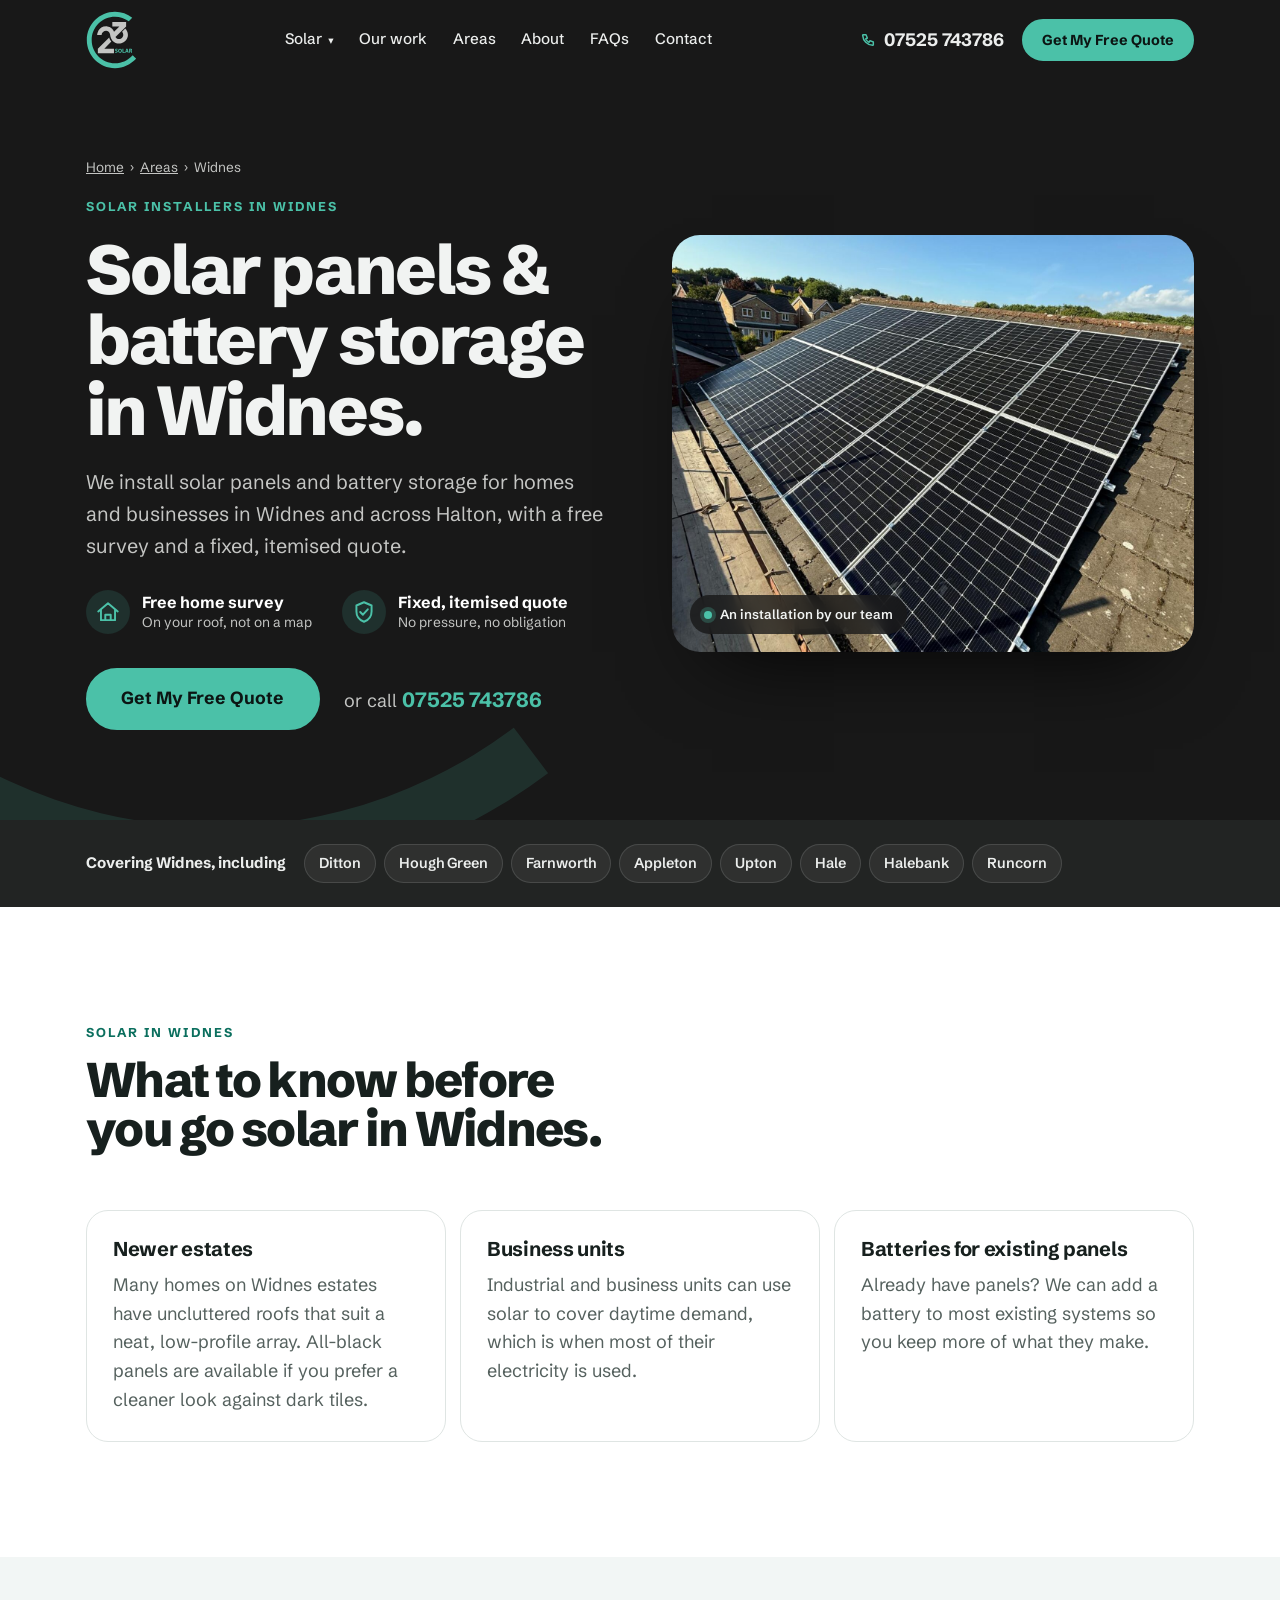
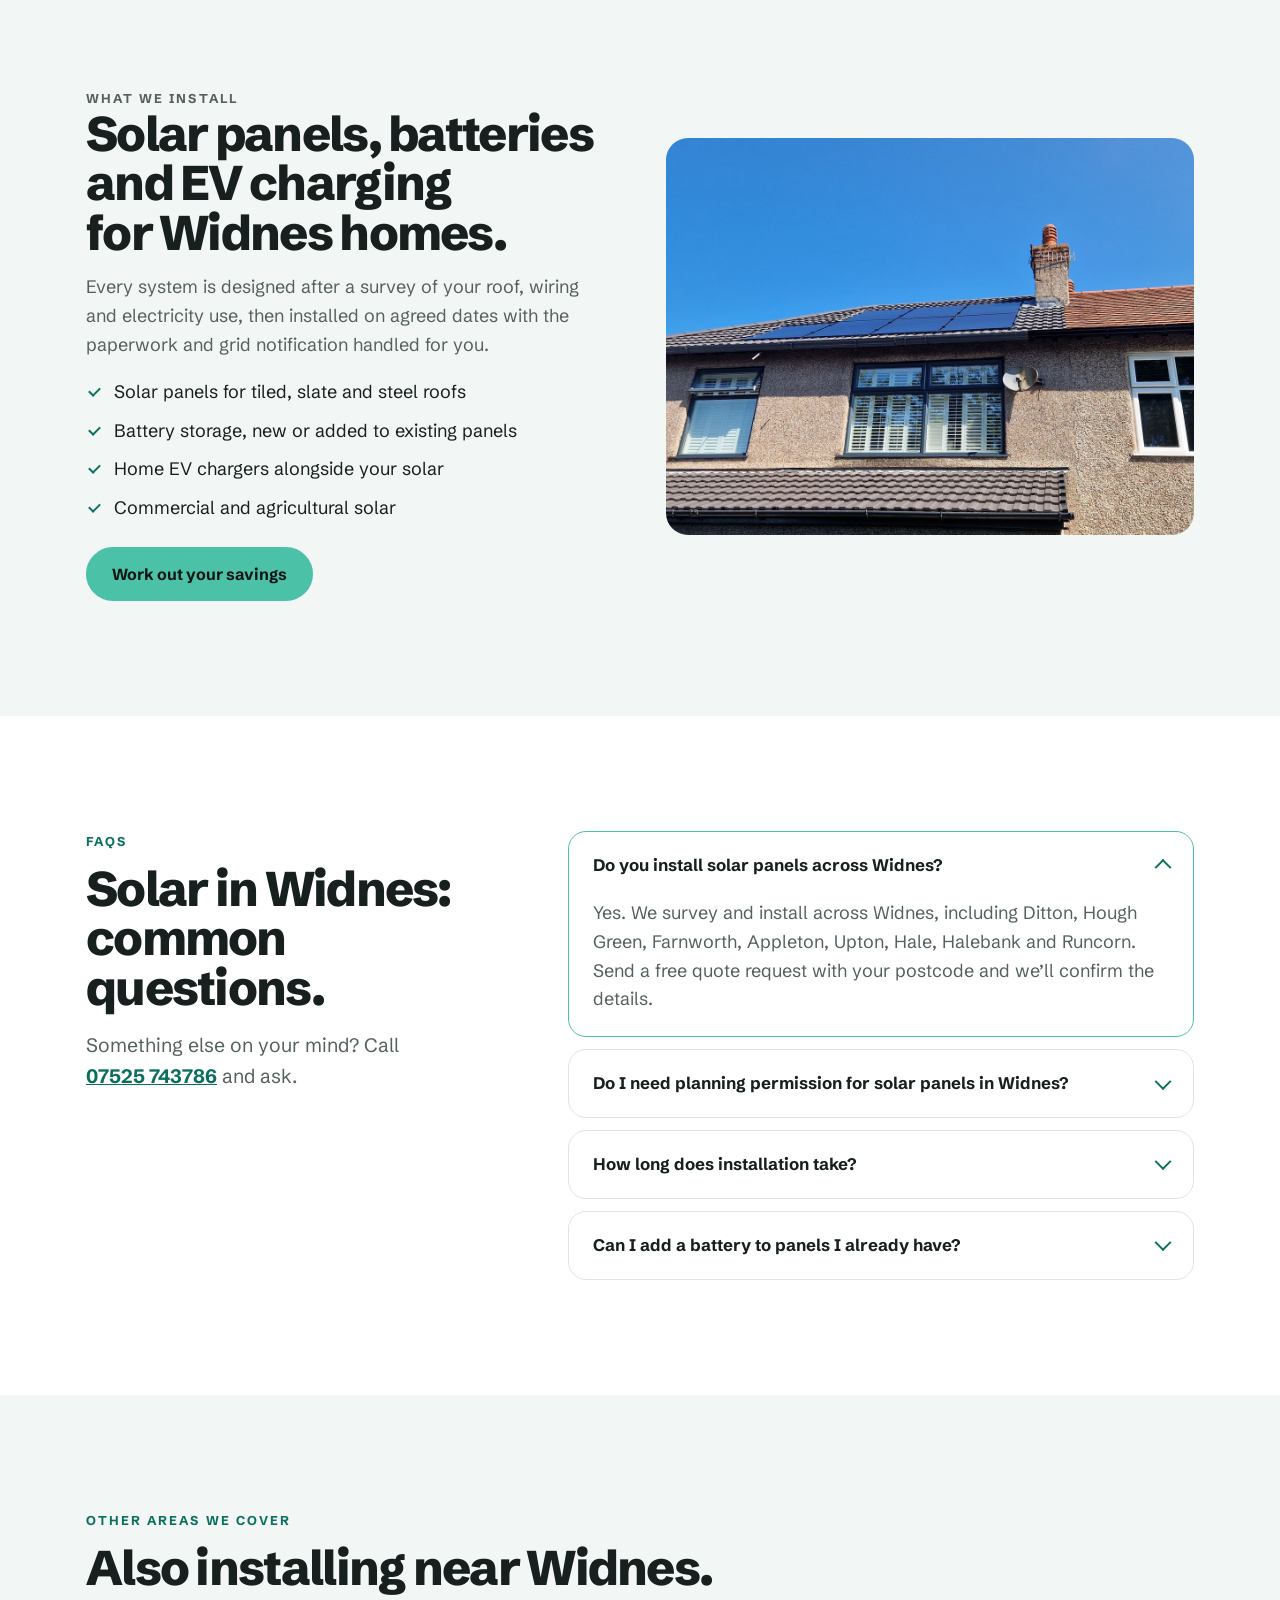
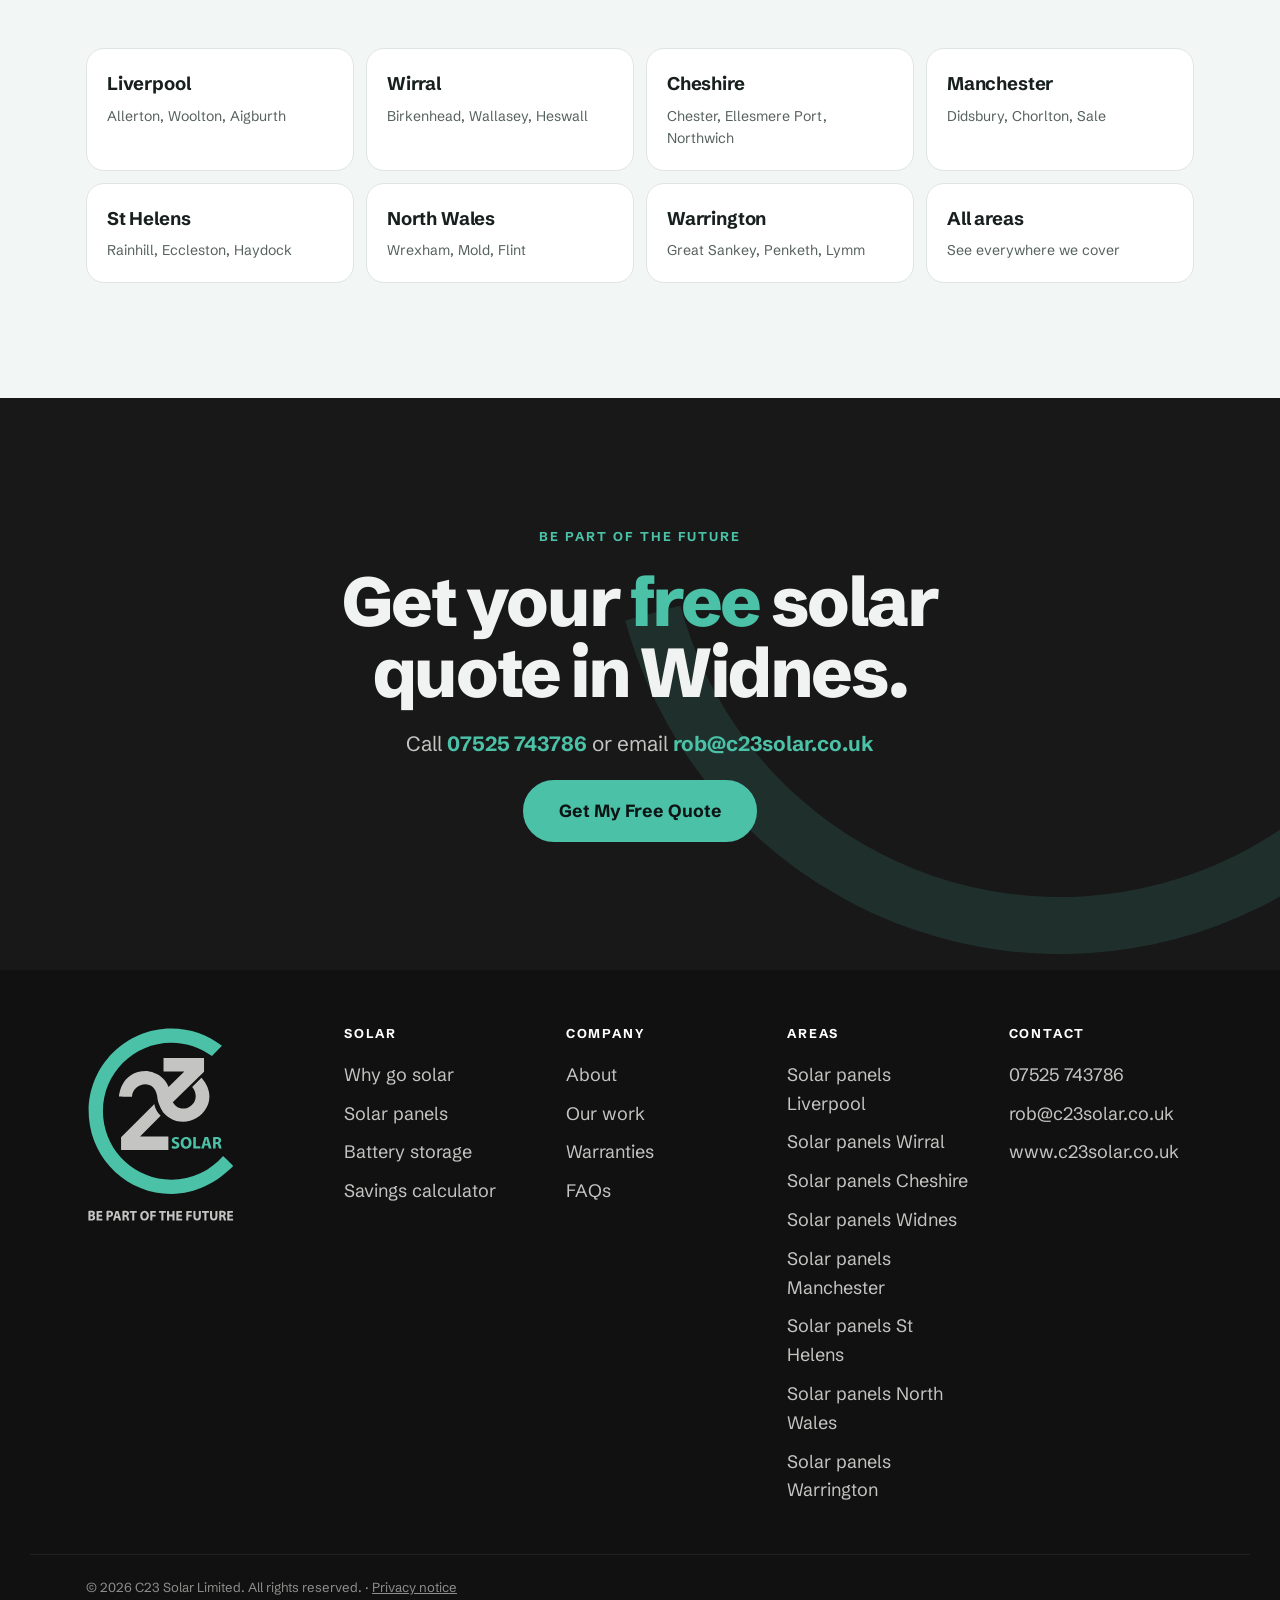
<file: solar-panels-widnes/index.html>
<!doctype html>
<html lang="en-GB">
<head>
  <meta charset="utf-8">
  <meta name="viewport" content="width=device-width, initial-scale=1">
  <title>Solar Panels Widnes | Solar &amp; Battery Installers | C23 Solar</title>
  <meta name="description" content="Solar panels and battery storage in Widnes, including Ditton, Hough Green, Farnworth. Free survey and a fixed, itemised quote. Call 07525 743786.">
  <link rel="canonical" href="https://www.c23solar.co.uk/solar-panels-widnes/">
  <meta name="robots" content="index, follow, max-image-preview:large">
  <meta name="theme-color" content="#181818">
  <meta property="og:type" content="website">
  <meta property="og:site_name" content="C23 Solar">
  <meta property="og:locale" content="en_GB">
  <meta property="og:url" content="https://www.c23solar.co.uk/solar-panels-widnes/">
  <meta property="og:title" content="Solar Panels &amp; Battery Storage in Widnes | C23 Solar">
  <meta property="og:description" content="Solar panels and battery storage in Widnes, including Ditton, Hough Green, Farnworth. Free survey and a fixed, itemised quote. Call 07525 743786.">
  <meta property="og:image" content="https://www.c23solar.co.uk/assets/og-image.jpg">
  <meta property="og:image:width" content="1200">
  <meta property="og:image:height" content="630">
  <meta name="twitter:card" content="summary_large_image">
  <link rel="icon" type="image/svg+xml" href="../assets/favicon.svg">
  <link rel="manifest" href="../manifest.webmanifest">
  <link rel="apple-touch-icon" href="../assets/icons/apple-touch-icon.png">
  <link rel="preconnect" href="https://fonts.googleapis.com">
  <link rel="preconnect" href="https://fonts.gstatic.com" crossorigin>
  <link href="https://fonts.googleapis.com/css2?family=Schibsted+Grotesk:wght@400;500;600;700;800&display=swap" rel="stylesheet">
  <link rel="stylesheet" href="../styles.css">
  <script>document.documentElement.classList.add('js')</script>
  <script type="application/ld+json">
{
 "@context": "https://schema.org",
 "@graph": [
  {
   "@type": "Service",
   "@id": "https://www.c23solar.co.uk/solar-panels-widnes/#service",
   "name": "Solar panel installation in Widnes",
   "serviceType": "Solar panel and battery storage installation",
   "url": "https://www.c23solar.co.uk/solar-panels-widnes/",
   "provider": {
    "@id": "https://www.c23solar.co.uk/#business"
   },
   "areaServed": [
    {
     "@type": "City",
     "name": "Widnes"
    },
    {
     "@type": "Place",
     "name": "Ditton"
    },
    {
     "@type": "Place",
     "name": "Hough Green"
    },
    {
     "@type": "Place",
     "name": "Farnworth"
    },
    {
     "@type": "Place",
     "name": "Appleton"
    },
    {
     "@type": "Place",
     "name": "Upton"
    },
    {
     "@type": "Place",
     "name": "Hale"
    },
    {
     "@type": "Place",
     "name": "Halebank"
    },
    {
     "@type": "Place",
     "name": "Runcorn"
    }
   ]
  },
  {
   "@type": "BreadcrumbList",
   "itemListElement": [
    {
     "@type": "ListItem",
     "position": 1,
     "name": "Home",
     "item": "https://www.c23solar.co.uk/"
    },
    {
     "@type": "ListItem",
     "position": 2,
     "name": "Areas we cover",
     "item": "https://www.c23solar.co.uk/#areas"
    },
    {
     "@type": "ListItem",
     "position": 3,
     "name": "Solar panels Widnes",
     "item": "https://www.c23solar.co.uk/solar-panels-widnes/"
    }
   ]
  },
  {
   "@type": "FAQPage",
   "mainEntity": [
    {
     "@type": "Question",
     "name": "Do you install solar panels across Widnes?",
     "acceptedAnswer": {
      "@type": "Answer",
      "text": "Yes. We survey and install across Widnes, including Ditton, Hough Green, Farnworth, Appleton, Upton, Hale, Halebank and Runcorn. Send a free quote request with your postcode and we’ll confirm the details."
     }
    },
    {
     "@type": "Question",
     "name": "Do I need planning permission for solar panels in Widnes?",
     "acceptedAnswer": {
      "@type": "Answer",
      "text": "Most homes don’t, because roof-mounted panels usually count as permitted development. Listed buildings, some conservation areas and some flat roofs are exceptions, and those are decided by Halton Borough Council. We check this for you as part of the survey."
     }
    },
    {
     "@type": "Question",
     "name": "How long does installation take?",
     "acceptedAnswer": {
      "@type": "Answer",
      "text": "Most home installations are completed in one or two days once scaffolding is up. We agree the dates with you in advance and handle the grid notification."
     }
    },
    {
     "@type": "Question",
     "name": "Can I add a battery to panels I already have?",
     "acceptedAnswer": {
      "@type": "Answer",
      "text": "In most cases, yes. We look at your existing inverter and system during the survey and recommend a battery that works with it."
     }
    }
   ]
  },
  {
   "@type": [
    "LocalBusiness",
    "HomeAndConstructionBusiness"
   ],
   "@id": "https://www.c23solar.co.uk/#business",
   "name": "C23 Solar",
   "legalName": "C23 Solar Limited",
   "slogan": "Be part of the future",
   "description": "Solar panel and battery storage installation for homes and businesses across Merseyside, Cheshire, Greater Manchester and North Wales.",
   "url": "https://www.c23solar.co.uk/",
   "logo": "https://www.c23solar.co.uk/assets/icons/icon-512.png",
   "image": "https://www.c23solar.co.uk/assets/og-image.jpg",
   "telephone": "+447525743786",
   "email": "rob@c23solar.co.uk",
   "address": {
    "@type": "PostalAddress",
    "addressLocality": "Liverpool",
    "addressRegion": "Merseyside",
    "addressCountry": "GB"
   },
   "areaServed": [
    {
     "@type": "City",
     "name": "Liverpool"
    },
    {
     "@type": "AdministrativeArea",
     "name": "Wirral"
    },
    {
     "@type": "AdministrativeArea",
     "name": "Cheshire"
    },
    {
     "@type": "City",
     "name": "Widnes"
    },
    {
     "@type": "City",
     "name": "Manchester"
    },
    {
     "@type": "City",
     "name": "St Helens"
    },
    {
     "@type": "AdministrativeArea",
     "name": "North Wales"
    },
    {
     "@type": "City",
     "name": "Warrington"
    }
   ],
   "knowsAbout": [
    "Solar panel installation",
    "Solar battery storage",
    "Solar PV",
    "EV charger installation",
    "Commercial solar"
   ],
   "hasOfferCatalog": {
    "@type": "OfferCatalog",
    "name": "Solar and battery installation",
    "itemListElement": [
     {
      "@type": "Offer",
      "itemOffered": {
       "@type": "Service",
       "name": "Solar panel installation"
      }
     },
     {
      "@type": "Offer",
      "itemOffered": {
       "@type": "Service",
       "name": "Solar battery storage"
      }
     },
     {
      "@type": "Offer",
      "itemOffered": {
       "@type": "Service",
       "name": "Battery retrofit for existing solar"
      }
     },
     {
      "@type": "Offer",
      "itemOffered": {
       "@type": "Service",
       "name": "Commercial solar installation"
      }
     },
     {
      "@type": "Offer",
      "itemOffered": {
       "@type": "Service",
       "name": "EV charger with solar"
      }
     }
    ]
   }
  }
 ]
}
  </script>
  
</head>
<body>
  <a class="skip" href="#main">Skip to content</a>

  <!-- Header -->
  <header class="nav" id="nav">
    <div class="wrap nav__inner">
      <a class="brand" href="../#top" aria-label="C23 Solar — home"><img src="../assets/c23-solar-logo.svg" alt="C23 Solar" width="53" height="60"></a>
      <nav class="nav__links" aria-label="Primary">
        <div class="nav__group">
          <button class="nav__parent" type="button" aria-expanded="false">Solar <span aria-hidden="true">▾</span></button>
          <div class="nav__menu">
            <a href="../#why">Why go solar</a>
            <a href="../#products">Solar panels</a>
            <a href="../#products">Battery storage</a>
            <a href="../#savings">Savings calculator</a>
          </div>
        </div>
        <a href="../#work">Our work</a>
        <a href="../#areas">Areas</a>
        <a href="../#about">About</a>
        <a href="../#faqs">FAQs</a>
        <a href="../#contact">Contact</a>
      </nav>
      <div class="nav__right">
        <a class="nav__phone" href="tel:+447525743786"><svg viewBox="0 0 24 24" width="16" height="16" aria-hidden="true"><path fill="none" stroke="currentColor" stroke-width="2.2" stroke-linecap="round" stroke-linejoin="round" d="M5 4h4l2 5-2.5 1.5a11 11 0 0 0 5 5L15 13l5 2v4a1 1 0 0 1-1 1A16 16 0 0 1 4 5a1 1 0 0 1 1-1z"/></svg><span>07525 743786</span></a>
        <a class="btn btn--small" href="../#contact" data-quote>Get My Free Quote</a>
      </div>
    </div>
  </header>

  <main id="main">
    <section class="hero" id="top">
      <div class="hero__ring" aria-hidden="true"></div>
      <div class="wrap hero__grid">
        <div class="hero__copy">
          <nav class="crumbs" aria-label="Breadcrumb"><a href="../">Home</a><span aria-hidden="true">›</span><a href="../#areas">Areas</a><span aria-hidden="true">›</span><span aria-current="page">Widnes</span></nav>
          <h1><span class="h1-kicker">Solar installers in Widnes</span>Solar panels &amp; battery storage in Widnes.</h1>
          <p class="hero__lede">We install solar panels and battery storage for homes and businesses in Widnes and across Halton, with a free survey and a fixed, itemised quote.</p>
          <ul class="hero__stats">
            <li><svg viewBox="0 0 24 24" aria-hidden="true"><path d="M3 11.5 12 4l9 7.5M5.5 10v9.5h13V10M9.5 19.5v-5h5v5"/></svg><span><b>Free home survey</b>On your roof, not on a map</span></li>
            <li><svg viewBox="0 0 24 24" aria-hidden="true"><path d="M12 3l7 3v5.5c0 4.5-3 8-7 9.5-4-1.5-7-5-7-9.5V6zM8.5 12l2.5 2.5 4.5-5"/></svg><span><b>Fixed, itemised quote</b>No pressure, no obligation</span></li>
          </ul>
          <div class="hero__cta">
            <a class="btn btn--big" href="#contact" data-quote>Get My Free Quote</a>
            <a class="hero__call" href="tel:+447525743786">or call <b>07525 743786</b></a>
          </div>
        </div>
        <figure class="hero__media">
          <img src="../assets/photos/install-blue-sky.jpg" fetchpriority="high" alt="Solar panels fitted to a tiled house roof under a clear blue sky" width="1400" height="1157">
          <figcaption><span class="dot" aria-hidden="true"></span>An installation by our team</figcaption>
        </figure>
      </div>
    </section>

    <section class="towns-band" aria-label="Places we cover">
      <div class="wrap towns-band__inner">
        <b>Covering Widnes, including</b>
        <ul class="towns"><li>Ditton</li><li>Hough Green</li><li>Farnworth</li><li>Appleton</li><li>Upton</li><li>Hale</li><li>Halebank</li><li>Runcorn</li></ul>
      </div>
    </section>

    <section class="section">
      <div class="wrap">
        <header class="head reveal">
          <p class="tag">Solar in Widnes</p>
          <h2>What to know before you go solar in Widnes.</h2>
        </header>
        <div class="points"><article class="point reveal"><h3>Newer estates</h3><p>Many homes on Widnes estates have uncluttered roofs that suit a neat, low-profile array. All-black panels are available if you prefer a cleaner look against dark tiles.</p></article><article class="point reveal"><h3>Business units</h3><p>Industrial and business units can use solar to cover daytime demand, which is when most of their electricity is used.</p></article><article class="point reveal"><h3>Batteries for existing panels</h3><p>Already have panels? We can add a battery to most existing systems so you keep more of what they make.</p></article></div>
      </div>
    </section>

    <section class="section section--tint">
      <div class="wrap split">
        <div class="split__copy reveal">
          <p class="tag">What we install</p>
          <h2>Solar panels, batteries and EV charging for Widnes homes.</h2>
          <p>Every system is designed after a survey of your roof, wiring and electricity use, then installed on agreed dates with the paperwork and grid notification handled for you.</p>
          <ul class="ticks">
            <li>Solar panels for tiled, slate and steel roofs</li>
            <li>Battery storage, new or added to existing panels</li>
            <li>Home EV chargers alongside your solar</li>
            <li>Commercial and agricultural solar</li>
          </ul>
          <a class="btn" href="../#savings">Work out your savings</a>
        </div>
        <img class="reveal" src="../assets/photos/install-home-evening.jpg" alt="A semi-detached home with all-black solar panels on its roof" loading="lazy" width="1400" height="898">
      </div>
    </section>

    <section class="section">
      <div class="wrap faq">
        <header class="head reveal">
          <p class="tag">FAQs</p>
          <h2>Solar in Widnes: common questions.</h2>
          <p>Something else on your mind? Call <a href="tel:+447525743786">07525&nbsp;743786</a> and ask.</p>
        </header>
        <div class="faq__list reveal"><details open><summary>Do you install solar panels across Widnes?</summary><p>Yes. We survey and install across Widnes, including Ditton, Hough Green, Farnworth, Appleton, Upton, Hale, Halebank and Runcorn. Send a free quote request with your postcode and we’ll confirm the details.</p></details><details><summary>Do I need planning permission for solar panels in Widnes?</summary><p>Most homes don’t, because roof-mounted panels usually count as permitted development. Listed buildings, some conservation areas and some flat roofs are exceptions, and those are decided by Halton Borough Council. We check this for you as part of the survey.</p></details><details><summary>How long does installation take?</summary><p>Most home installations are completed in one or two days once scaffolding is up. We agree the dates with you in advance and handle the grid notification.</p></details><details><summary>Can I add a battery to panels I already have?</summary><p>In most cases, yes. We look at your existing inverter and system during the survey and recommend a battery that works with it.</p></details></div>
      </div>
    </section>

    <section class="section section--tint">
      <div class="wrap">
        <header class="head reveal">
          <p class="tag">Other areas we cover</p>
          <h2>Also installing near Widnes.</h2>
        </header>
        <div class="areas reveal"><a class="area" href="../solar-panels-liverpool/"><b>Liverpool</b><span>Allerton, Woolton, Aigburth</span></a><a class="area" href="../solar-panels-wirral/"><b>Wirral</b><span>Birkenhead, Wallasey, Heswall</span></a><a class="area" href="../solar-panels-cheshire/"><b>Cheshire</b><span>Chester, Ellesmere Port, Northwich</span></a><a class="area" href="../solar-panels-manchester/"><b>Manchester</b><span>Didsbury, Chorlton, Sale</span></a><a class="area" href="../solar-panels-st-helens/"><b>St Helens</b><span>Rainhill, Eccleston, Haydock</span></a><a class="area" href="../solar-panels-north-wales/"><b>North Wales</b><span>Wrexham, Mold, Flint</span></a><a class="area" href="../solar-panels-warrington/"><b>Warrington</b><span>Great Sankey, Penketh, Lymm</span></a><a class="area" href="../#areas"><b>All areas</b><span>See everywhere we cover</span></a></div>
      </div>
    </section>

    <section class="cta" id="contact">
      <div class="cta__ring" aria-hidden="true"></div>
      <div class="wrap cta__inner reveal">
        <p class="tag">Be part of the future</p>
        <h2>Get your <span>free</span> solar quote in Widnes.</h2>
        <p>Call <a href="tel:+447525743786">07525 743786</a> or email <a href="mailto:rob@c23solar.co.uk">rob@c23solar.co.uk</a></p>
        <a class="btn btn--big" href="mailto:rob@c23solar.co.uk" data-quote>Get My Free Quote</a>
      </div>
    </section>
  </main>

  <footer class="footer">
    <div class="wrap footer__grid">
      <img class="footer__logo" src="../assets/c23-solar-lockup.svg" alt="C23 Solar — Be part of the future" width="150" height="197">
      <nav aria-label="Footer">
        <h3>Solar</h3>
        <a href="../#why">Why go solar</a><a href="../#products">Solar panels</a><a href="../#products">Battery storage</a><a href="../#savings">Savings calculator</a>
      </nav>
      <nav aria-label="Company">
        <h3>Company</h3>
        <a href="../#about">About</a><a href="../#work">Our work</a><a href="../#warranties">Warranties</a><a href="../#faqs">FAQs</a>
      </nav>
      <!-- FOOTAREAS:START -->
      <nav aria-label="Areas">
        <h3>Areas</h3>
        <a href="../solar-panels-liverpool/">Solar panels Liverpool</a><a href="../solar-panels-wirral/">Solar panels Wirral</a><a href="../solar-panels-cheshire/">Solar panels Cheshire</a><a href="../solar-panels-widnes/">Solar panels Widnes</a><a href="../solar-panels-manchester/">Solar panels Manchester</a><a href="../solar-panels-st-helens/">Solar panels St Helens</a><a href="../solar-panels-north-wales/">Solar panels North Wales</a><a href="../solar-panels-warrington/">Solar panels Warrington</a>
      </nav>
      <!-- FOOTAREAS:END -->
      <div>
        <h3>Contact</h3>
        <a href="tel:+447525743786">07525 743786</a>
        <a href="mailto:rob@c23solar.co.uk">rob@c23solar.co.uk</a>
        <a href="https://www.c23solar.co.uk">www.c23solar.co.uk</a>
      </div>
    </div>
    <div class="wrap footer__legal">© <span id="year">2026</span> C23 Solar Limited. All rights reserved. · <a href="../privacy/">Privacy notice</a></div>
  </footer>

  <div class="mobilebar">
    <a href="tel:+447525743786">Call us</a>
    <a class="is-primary" href="../#contact" data-quote>Free quote</a>
  </div>

  <!-- Quote form (opens from every "Get My Free Quote" button) -->
  <dialog class="quote" id="quote" aria-labelledby="quote-title">
    <form method="dialog" class="quote__form" id="quote-form" data-email="rob@c23solar.co.uk" data-endpoint="https://api.web3forms.com/submit" data-key="1db44acd-38af-417e-bbf0-995d5c4e4227" data-key-copy="08697924-cff7-4c4b-83c3-6b2afc3a48d3" novalidate>
      <input type="checkbox" name="botcheck" class="hp" tabindex="-1" autocomplete="off" aria-hidden="true">
      <button class="quote__close" type="button" id="quote-close" aria-label="Close">×</button>
      <div class="quote__head">
        <img src="../assets/c23-solar-logo.svg" alt="" width="40" height="45">
        <h2 id="quote-title">Get your <span>free</span> quote</h2>
        <p>It takes about a minute. <span id="quote-step">Step 1 of 4</span></p>
        <div class="quote__bar"><i id="quote-progress"></i></div>
      </div>

      <fieldset class="quote__step is-active">
        <legend>Where is the property?</legend>
        <label class="inputs__one">Postcode<input name="postcode" autocomplete="postal-code" placeholder="e.g. L1 8JQ"></label>
      </fieldset>

      <fieldset class="quote__step">
        <legend>Do you own the property?</legend>
        <div class="choices">
          <label class="choice"><input type="radio" name="owner" value="Yes"><span>Yes</span></label>
          <label class="choice"><input type="radio" name="owner" value="No"><span>No</span></label>
        </div>
      </fieldset>

      <fieldset class="quote__step">
        <legend>What type of property is it?</legend>
        <div class="choices choices--3">
          <label class="choice"><input type="radio" name="property" value="Detached"><span>Detached</span></label>
          <label class="choice"><input type="radio" name="property" value="Semi-detached"><span>Semi-detached</span></label>
          <label class="choice"><input type="radio" name="property" value="Terraced"><span>Terraced</span></label>
          <label class="choice"><input type="radio" name="property" value="Bungalow"><span>Bungalow</span></label>
          <label class="choice"><input type="radio" name="property" value="Flat"><span>Flat</span></label>
          <label class="choice"><input type="radio" name="property" value="Business premises"><span>Business</span></label>
        </div>
      </fieldset>

      <fieldset class="quote__step">
        <legend>Where should we send your quote?</legend>
        <div class="inputs">
          <label>First name<input name="first" autocomplete="given-name"></label>
          <label>Last name<input name="last" autocomplete="family-name"></label>
          <label class="inputs__full">Email<input name="email" type="email" autocomplete="email"></label>
          <label class="inputs__full">Phone<input name="phone" type="tel" autocomplete="tel"></label>
        </div>
      </fieldset>

      <p class="quote__status" id="quote-status" role="status"></p>
      <div class="quote__nav">
        <button class="btn btn--ghost" type="button" id="quote-back" hidden>Back</button>
        <button class="btn" type="button" id="quote-next">Next</button>
      </div>
      <p class="quote__note">No obligation. We only use your details to reply to your enquiry. See our <a href="../privacy/">privacy notice</a>.</p>
      <div class="quote__done" id="quote-done" hidden>
        <span class="quote__tick" aria-hidden="true"></span>
        <h3>Thanks, your request is in.</h3>
        <p>We’ll be in touch soon to talk through your options and arrange a survey. If it’s urgent, call <a href="tel:+447525743786">07525 743786</a>.</p>
        <button class="btn" type="button" id="quote-done-close">Close</button>
      </div>
    </form>
  </dialog>

  <script src="../main.js" data-root="../" defer></script>
</body>
</html>
</file>
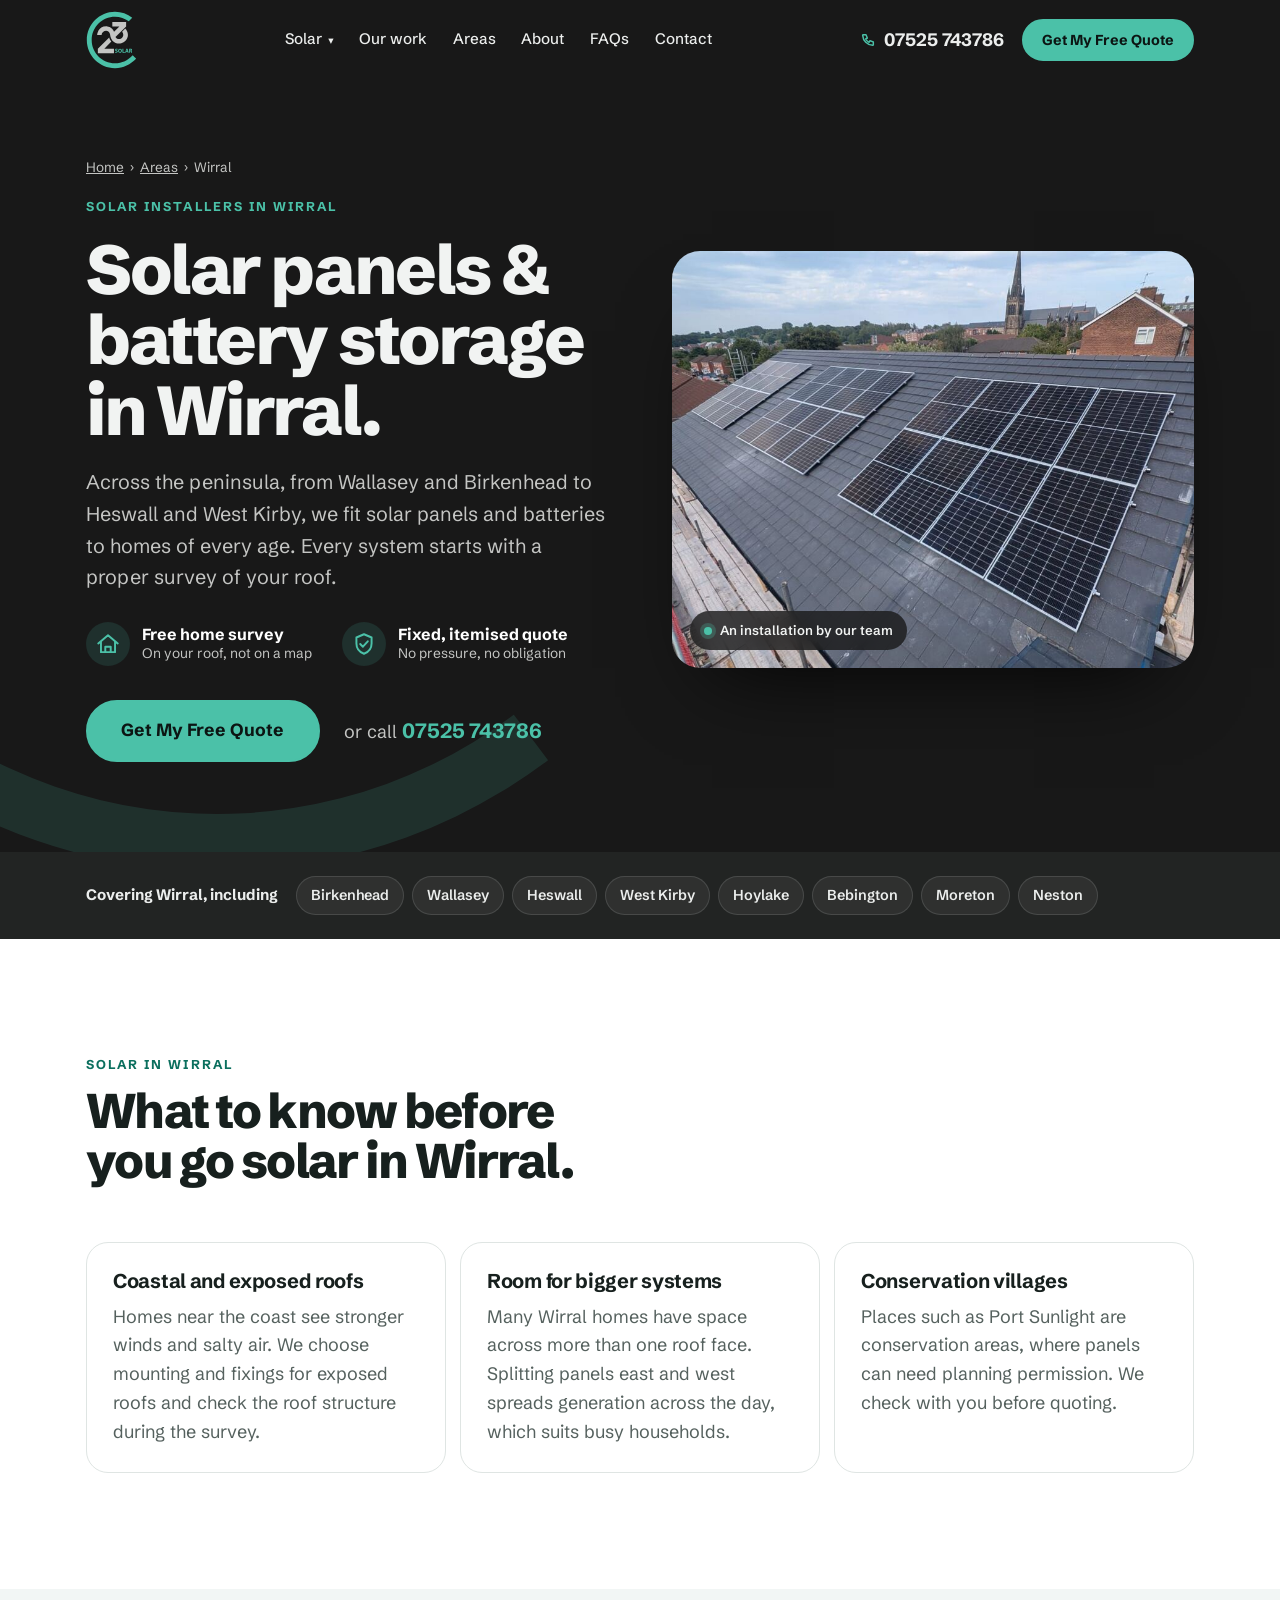
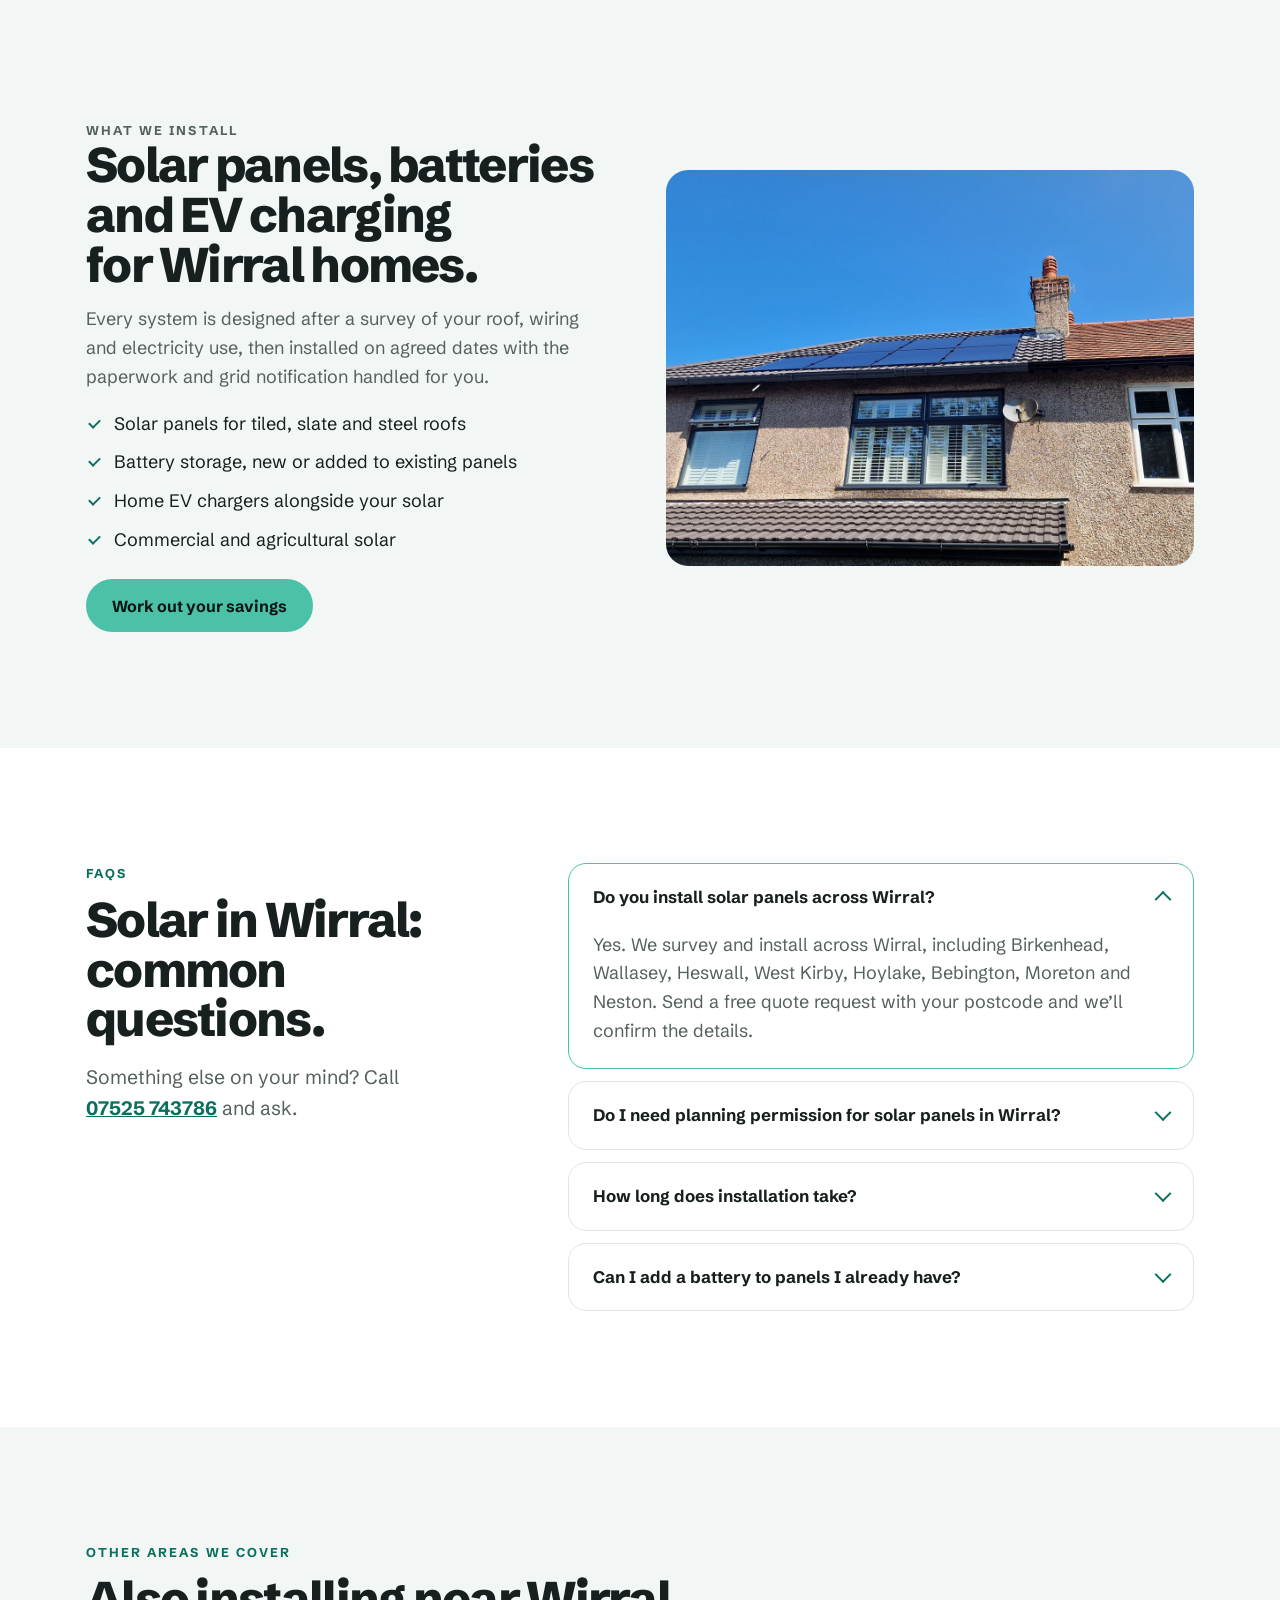
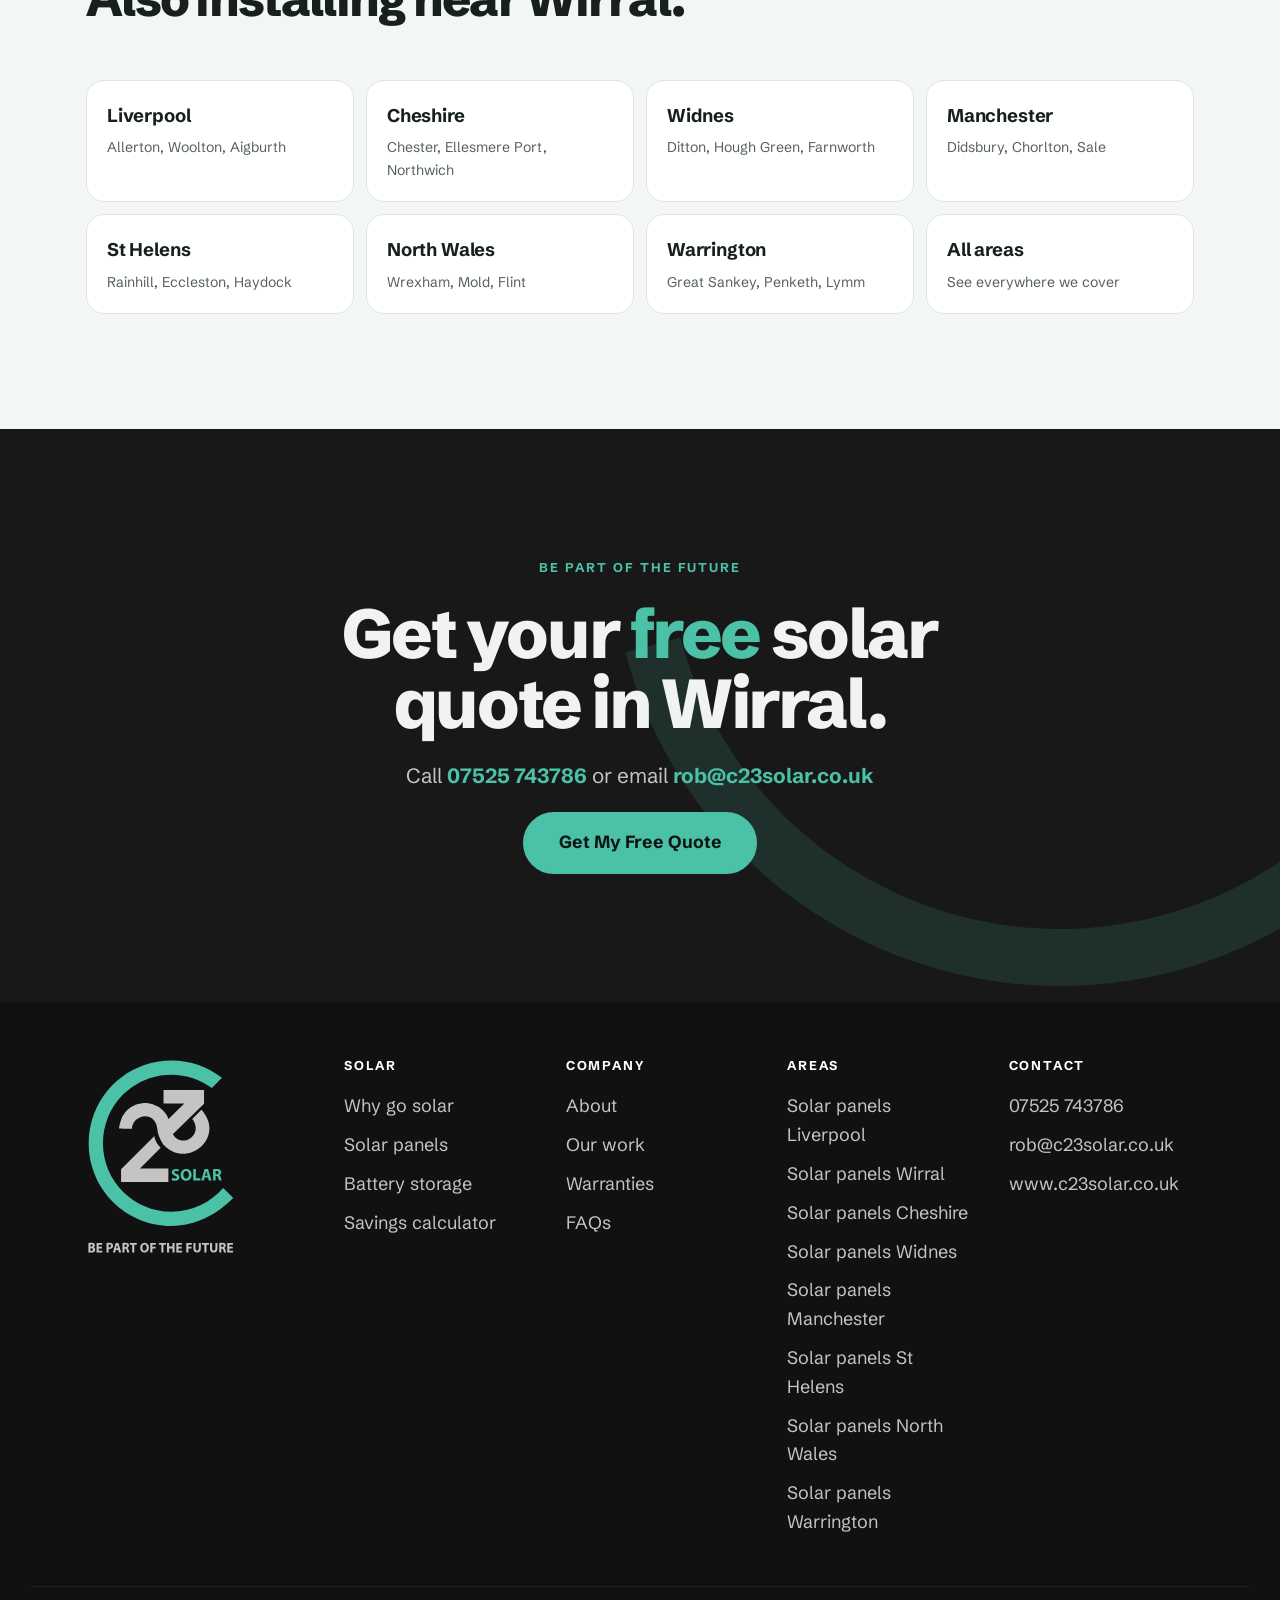
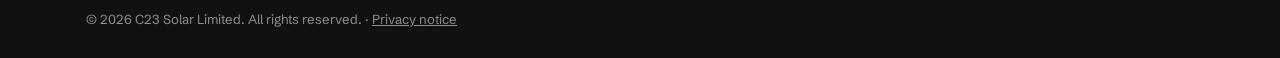
<file: solar-panels-wirral/index.html>
<!doctype html>
<html lang="en-GB">
<head>
  <meta charset="utf-8">
  <meta name="viewport" content="width=device-width, initial-scale=1">
  <title>Solar Panels Wirral | Solar &amp; Battery Installers | C23 Solar</title>
  <meta name="description" content="Solar panels and battery storage in Wirral, including Birkenhead, Wallasey, Heswall. Free survey and a fixed, itemised quote. Call 07525 743786.">
  <link rel="canonical" href="https://www.c23solar.co.uk/solar-panels-wirral/">
  <meta name="robots" content="index, follow, max-image-preview:large">
  <meta name="theme-color" content="#181818">
  <meta property="og:type" content="website">
  <meta property="og:site_name" content="C23 Solar">
  <meta property="og:locale" content="en_GB">
  <meta property="og:url" content="https://www.c23solar.co.uk/solar-panels-wirral/">
  <meta property="og:title" content="Solar Panels &amp; Battery Storage in Wirral | C23 Solar">
  <meta property="og:description" content="Solar panels and battery storage in Wirral, including Birkenhead, Wallasey, Heswall. Free survey and a fixed, itemised quote. Call 07525 743786.">
  <meta property="og:image" content="https://www.c23solar.co.uk/assets/og-image.jpg">
  <meta property="og:image:width" content="1200">
  <meta property="og:image:height" content="630">
  <meta name="twitter:card" content="summary_large_image">
  <link rel="icon" type="image/svg+xml" href="../assets/favicon.svg">
  <link rel="manifest" href="../manifest.webmanifest">
  <link rel="apple-touch-icon" href="../assets/icons/apple-touch-icon.png">
  <link rel="preconnect" href="https://fonts.googleapis.com">
  <link rel="preconnect" href="https://fonts.gstatic.com" crossorigin>
  <link href="https://fonts.googleapis.com/css2?family=Schibsted+Grotesk:wght@400;500;600;700;800&display=swap" rel="stylesheet">
  <link rel="stylesheet" href="../styles.css">
  <script>document.documentElement.classList.add('js')</script>
  <script type="application/ld+json">
{
 "@context": "https://schema.org",
 "@graph": [
  {
   "@type": "Service",
   "@id": "https://www.c23solar.co.uk/solar-panels-wirral/#service",
   "name": "Solar panel installation in Wirral",
   "serviceType": "Solar panel and battery storage installation",
   "url": "https://www.c23solar.co.uk/solar-panels-wirral/",
   "provider": {
    "@id": "https://www.c23solar.co.uk/#business"
   },
   "areaServed": [
    {
     "@type": "AdministrativeArea",
     "name": "Wirral"
    },
    {
     "@type": "Place",
     "name": "Birkenhead"
    },
    {
     "@type": "Place",
     "name": "Wallasey"
    },
    {
     "@type": "Place",
     "name": "Heswall"
    },
    {
     "@type": "Place",
     "name": "West Kirby"
    },
    {
     "@type": "Place",
     "name": "Hoylake"
    },
    {
     "@type": "Place",
     "name": "Bebington"
    },
    {
     "@type": "Place",
     "name": "Moreton"
    },
    {
     "@type": "Place",
     "name": "Neston"
    }
   ]
  },
  {
   "@type": "BreadcrumbList",
   "itemListElement": [
    {
     "@type": "ListItem",
     "position": 1,
     "name": "Home",
     "item": "https://www.c23solar.co.uk/"
    },
    {
     "@type": "ListItem",
     "position": 2,
     "name": "Areas we cover",
     "item": "https://www.c23solar.co.uk/#areas"
    },
    {
     "@type": "ListItem",
     "position": 3,
     "name": "Solar panels Wirral",
     "item": "https://www.c23solar.co.uk/solar-panels-wirral/"
    }
   ]
  },
  {
   "@type": "FAQPage",
   "mainEntity": [
    {
     "@type": "Question",
     "name": "Do you install solar panels across Wirral?",
     "acceptedAnswer": {
      "@type": "Answer",
      "text": "Yes. We survey and install across Wirral, including Birkenhead, Wallasey, Heswall, West Kirby, Hoylake, Bebington, Moreton and Neston. Send a free quote request with your postcode and we’ll confirm the details."
     }
    },
    {
     "@type": "Question",
     "name": "Do I need planning permission for solar panels in Wirral?",
     "acceptedAnswer": {
      "@type": "Answer",
      "text": "Most homes don’t, because roof-mounted panels usually count as permitted development. Listed buildings, some conservation areas and some flat roofs are exceptions, and those are decided by Wirral Council. We check this for you as part of the survey."
     }
    },
    {
     "@type": "Question",
     "name": "How long does installation take?",
     "acceptedAnswer": {
      "@type": "Answer",
      "text": "Most home installations are completed in one or two days once scaffolding is up. We agree the dates with you in advance and handle the grid notification."
     }
    },
    {
     "@type": "Question",
     "name": "Can I add a battery to panels I already have?",
     "acceptedAnswer": {
      "@type": "Answer",
      "text": "In most cases, yes. We look at your existing inverter and system during the survey and recommend a battery that works with it."
     }
    }
   ]
  },
  {
   "@type": [
    "LocalBusiness",
    "HomeAndConstructionBusiness"
   ],
   "@id": "https://www.c23solar.co.uk/#business",
   "name": "C23 Solar",
   "legalName": "C23 Solar Limited",
   "slogan": "Be part of the future",
   "description": "Solar panel and battery storage installation for homes and businesses across Merseyside, Cheshire, Greater Manchester and North Wales.",
   "url": "https://www.c23solar.co.uk/",
   "logo": "https://www.c23solar.co.uk/assets/icons/icon-512.png",
   "image": "https://www.c23solar.co.uk/assets/og-image.jpg",
   "telephone": "+447525743786",
   "email": "rob@c23solar.co.uk",
   "address": {
    "@type": "PostalAddress",
    "addressLocality": "Liverpool",
    "addressRegion": "Merseyside",
    "addressCountry": "GB"
   },
   "areaServed": [
    {
     "@type": "City",
     "name": "Liverpool"
    },
    {
     "@type": "AdministrativeArea",
     "name": "Wirral"
    },
    {
     "@type": "AdministrativeArea",
     "name": "Cheshire"
    },
    {
     "@type": "City",
     "name": "Widnes"
    },
    {
     "@type": "City",
     "name": "Manchester"
    },
    {
     "@type": "City",
     "name": "St Helens"
    },
    {
     "@type": "AdministrativeArea",
     "name": "North Wales"
    },
    {
     "@type": "City",
     "name": "Warrington"
    }
   ],
   "knowsAbout": [
    "Solar panel installation",
    "Solar battery storage",
    "Solar PV",
    "EV charger installation",
    "Commercial solar"
   ],
   "hasOfferCatalog": {
    "@type": "OfferCatalog",
    "name": "Solar and battery installation",
    "itemListElement": [
     {
      "@type": "Offer",
      "itemOffered": {
       "@type": "Service",
       "name": "Solar panel installation"
      }
     },
     {
      "@type": "Offer",
      "itemOffered": {
       "@type": "Service",
       "name": "Solar battery storage"
      }
     },
     {
      "@type": "Offer",
      "itemOffered": {
       "@type": "Service",
       "name": "Battery retrofit for existing solar"
      }
     },
     {
      "@type": "Offer",
      "itemOffered": {
       "@type": "Service",
       "name": "Commercial solar installation"
      }
     },
     {
      "@type": "Offer",
      "itemOffered": {
       "@type": "Service",
       "name": "EV charger with solar"
      }
     }
    ]
   }
  }
 ]
}
  </script>
  
</head>
<body>
  <a class="skip" href="#main">Skip to content</a>

  <!-- Header -->
  <header class="nav" id="nav">
    <div class="wrap nav__inner">
      <a class="brand" href="../#top" aria-label="C23 Solar — home"><img src="../assets/c23-solar-logo.svg" alt="C23 Solar" width="53" height="60"></a>
      <nav class="nav__links" aria-label="Primary">
        <div class="nav__group">
          <button class="nav__parent" type="button" aria-expanded="false">Solar <span aria-hidden="true">▾</span></button>
          <div class="nav__menu">
            <a href="../#why">Why go solar</a>
            <a href="../#products">Solar panels</a>
            <a href="../#products">Battery storage</a>
            <a href="../#savings">Savings calculator</a>
          </div>
        </div>
        <a href="../#work">Our work</a>
        <a href="../#areas">Areas</a>
        <a href="../#about">About</a>
        <a href="../#faqs">FAQs</a>
        <a href="../#contact">Contact</a>
      </nav>
      <div class="nav__right">
        <a class="nav__phone" href="tel:+447525743786"><svg viewBox="0 0 24 24" width="16" height="16" aria-hidden="true"><path fill="none" stroke="currentColor" stroke-width="2.2" stroke-linecap="round" stroke-linejoin="round" d="M5 4h4l2 5-2.5 1.5a11 11 0 0 0 5 5L15 13l5 2v4a1 1 0 0 1-1 1A16 16 0 0 1 4 5a1 1 0 0 1 1-1z"/></svg><span>07525 743786</span></a>
        <a class="btn btn--small" href="../#contact" data-quote>Get My Free Quote</a>
      </div>
    </div>
  </header>

  <main id="main">
    <section class="hero" id="top">
      <div class="hero__ring" aria-hidden="true"></div>
      <div class="wrap hero__grid">
        <div class="hero__copy">
          <nav class="crumbs" aria-label="Breadcrumb"><a href="../">Home</a><span aria-hidden="true">›</span><a href="../#areas">Areas</a><span aria-hidden="true">›</span><span aria-current="page">Wirral</span></nav>
          <h1><span class="h1-kicker">Solar installers in Wirral</span>Solar panels &amp; battery storage in Wirral.</h1>
          <p class="hero__lede">Across the peninsula, from Wallasey and Birkenhead to Heswall and West Kirby, we fit solar panels and batteries to homes of every age. Every system starts with a proper survey of your roof.</p>
          <ul class="hero__stats">
            <li><svg viewBox="0 0 24 24" aria-hidden="true"><path d="M3 11.5 12 4l9 7.5M5.5 10v9.5h13V10M9.5 19.5v-5h5v5"/></svg><span><b>Free home survey</b>On your roof, not on a map</span></li>
            <li><svg viewBox="0 0 24 24" aria-hidden="true"><path d="M12 3l7 3v5.5c0 4.5-3 8-7 9.5-4-1.5-7-5-7-9.5V6zM8.5 12l2.5 2.5 4.5-5"/></svg><span><b>Fixed, itemised quote</b>No pressure, no obligation</span></li>
          </ul>
          <div class="hero__cta">
            <a class="btn btn--big" href="#contact" data-quote>Get My Free Quote</a>
            <a class="hero__call" href="tel:+447525743786">or call <b>07525 743786</b></a>
          </div>
        </div>
        <figure class="hero__media">
          <img src="../assets/photos/install-large-roof.jpg" fetchpriority="high" alt="Three arrays of solar panels across a large slate-grey roof" width="1200" height="675">
          <figcaption><span class="dot" aria-hidden="true"></span>An installation by our team</figcaption>
        </figure>
      </div>
    </section>

    <section class="towns-band" aria-label="Places we cover">
      <div class="wrap towns-band__inner">
        <b>Covering Wirral, including</b>
        <ul class="towns"><li>Birkenhead</li><li>Wallasey</li><li>Heswall</li><li>West Kirby</li><li>Hoylake</li><li>Bebington</li><li>Moreton</li><li>Neston</li></ul>
      </div>
    </section>

    <section class="section">
      <div class="wrap">
        <header class="head reveal">
          <p class="tag">Solar in Wirral</p>
          <h2>What to know before you go solar in Wirral.</h2>
        </header>
        <div class="points"><article class="point reveal"><h3>Coastal and exposed roofs</h3><p>Homes near the coast see stronger winds and salty air. We choose mounting and fixings for exposed roofs and check the roof structure during the survey.</p></article><article class="point reveal"><h3>Room for bigger systems</h3><p>Many Wirral homes have space across more than one roof face. Splitting panels east and west spreads generation across the day, which suits busy households.</p></article><article class="point reveal"><h3>Conservation villages</h3><p>Places such as Port Sunlight are conservation areas, where panels can need planning permission. We check with you before quoting.</p></article></div>
      </div>
    </section>

    <section class="section section--tint">
      <div class="wrap split">
        <div class="split__copy reveal">
          <p class="tag">What we install</p>
          <h2>Solar panels, batteries and EV charging for Wirral homes.</h2>
          <p>Every system is designed after a survey of your roof, wiring and electricity use, then installed on agreed dates with the paperwork and grid notification handled for you.</p>
          <ul class="ticks">
            <li>Solar panels for tiled, slate and steel roofs</li>
            <li>Battery storage, new or added to existing panels</li>
            <li>Home EV chargers alongside your solar</li>
            <li>Commercial and agricultural solar</li>
          </ul>
          <a class="btn" href="../#savings">Work out your savings</a>
        </div>
        <img class="reveal" src="../assets/photos/install-home-evening.jpg" alt="A semi-detached home with all-black solar panels on its roof" loading="lazy" width="1400" height="898">
      </div>
    </section>

    <section class="section">
      <div class="wrap faq">
        <header class="head reveal">
          <p class="tag">FAQs</p>
          <h2>Solar in Wirral: common questions.</h2>
          <p>Something else on your mind? Call <a href="tel:+447525743786">07525&nbsp;743786</a> and ask.</p>
        </header>
        <div class="faq__list reveal"><details open><summary>Do you install solar panels across Wirral?</summary><p>Yes. We survey and install across Wirral, including Birkenhead, Wallasey, Heswall, West Kirby, Hoylake, Bebington, Moreton and Neston. Send a free quote request with your postcode and we’ll confirm the details.</p></details><details><summary>Do I need planning permission for solar panels in Wirral?</summary><p>Most homes don’t, because roof-mounted panels usually count as permitted development. Listed buildings, some conservation areas and some flat roofs are exceptions, and those are decided by Wirral Council. We check this for you as part of the survey.</p></details><details><summary>How long does installation take?</summary><p>Most home installations are completed in one or two days once scaffolding is up. We agree the dates with you in advance and handle the grid notification.</p></details><details><summary>Can I add a battery to panels I already have?</summary><p>In most cases, yes. We look at your existing inverter and system during the survey and recommend a battery that works with it.</p></details></div>
      </div>
    </section>

    <section class="section section--tint">
      <div class="wrap">
        <header class="head reveal">
          <p class="tag">Other areas we cover</p>
          <h2>Also installing near Wirral.</h2>
        </header>
        <div class="areas reveal"><a class="area" href="../solar-panels-liverpool/"><b>Liverpool</b><span>Allerton, Woolton, Aigburth</span></a><a class="area" href="../solar-panels-cheshire/"><b>Cheshire</b><span>Chester, Ellesmere Port, Northwich</span></a><a class="area" href="../solar-panels-widnes/"><b>Widnes</b><span>Ditton, Hough Green, Farnworth</span></a><a class="area" href="../solar-panels-manchester/"><b>Manchester</b><span>Didsbury, Chorlton, Sale</span></a><a class="area" href="../solar-panels-st-helens/"><b>St Helens</b><span>Rainhill, Eccleston, Haydock</span></a><a class="area" href="../solar-panels-north-wales/"><b>North Wales</b><span>Wrexham, Mold, Flint</span></a><a class="area" href="../solar-panels-warrington/"><b>Warrington</b><span>Great Sankey, Penketh, Lymm</span></a><a class="area" href="../#areas"><b>All areas</b><span>See everywhere we cover</span></a></div>
      </div>
    </section>

    <section class="cta" id="contact">
      <div class="cta__ring" aria-hidden="true"></div>
      <div class="wrap cta__inner reveal">
        <p class="tag">Be part of the future</p>
        <h2>Get your <span>free</span> solar quote in Wirral.</h2>
        <p>Call <a href="tel:+447525743786">07525 743786</a> or email <a href="mailto:rob@c23solar.co.uk">rob@c23solar.co.uk</a></p>
        <a class="btn btn--big" href="mailto:rob@c23solar.co.uk" data-quote>Get My Free Quote</a>
      </div>
    </section>
  </main>

  <footer class="footer">
    <div class="wrap footer__grid">
      <img class="footer__logo" src="../assets/c23-solar-lockup.svg" alt="C23 Solar — Be part of the future" width="150" height="197">
      <nav aria-label="Footer">
        <h3>Solar</h3>
        <a href="../#why">Why go solar</a><a href="../#products">Solar panels</a><a href="../#products">Battery storage</a><a href="../#savings">Savings calculator</a>
      </nav>
      <nav aria-label="Company">
        <h3>Company</h3>
        <a href="../#about">About</a><a href="../#work">Our work</a><a href="../#warranties">Warranties</a><a href="../#faqs">FAQs</a>
      </nav>
      <!-- FOOTAREAS:START -->
      <nav aria-label="Areas">
        <h3>Areas</h3>
        <a href="../solar-panels-liverpool/">Solar panels Liverpool</a><a href="../solar-panels-wirral/">Solar panels Wirral</a><a href="../solar-panels-cheshire/">Solar panels Cheshire</a><a href="../solar-panels-widnes/">Solar panels Widnes</a><a href="../solar-panels-manchester/">Solar panels Manchester</a><a href="../solar-panels-st-helens/">Solar panels St Helens</a><a href="../solar-panels-north-wales/">Solar panels North Wales</a><a href="../solar-panels-warrington/">Solar panels Warrington</a>
      </nav>
      <!-- FOOTAREAS:END -->
      <div>
        <h3>Contact</h3>
        <a href="tel:+447525743786">07525 743786</a>
        <a href="mailto:rob@c23solar.co.uk">rob@c23solar.co.uk</a>
        <a href="https://www.c23solar.co.uk">www.c23solar.co.uk</a>
      </div>
    </div>
    <div class="wrap footer__legal">© <span id="year">2026</span> C23 Solar Limited. All rights reserved. · <a href="../privacy/">Privacy notice</a></div>
  </footer>

  <div class="mobilebar">
    <a href="tel:+447525743786">Call us</a>
    <a class="is-primary" href="../#contact" data-quote>Free quote</a>
  </div>

  <!-- Quote form (opens from every "Get My Free Quote" button) -->
  <dialog class="quote" id="quote" aria-labelledby="quote-title">
    <form method="dialog" class="quote__form" id="quote-form" data-email="rob@c23solar.co.uk" data-endpoint="https://api.web3forms.com/submit" data-key="1db44acd-38af-417e-bbf0-995d5c4e4227" data-key-copy="08697924-cff7-4c4b-83c3-6b2afc3a48d3" novalidate>
      <input type="checkbox" name="botcheck" class="hp" tabindex="-1" autocomplete="off" aria-hidden="true">
      <button class="quote__close" type="button" id="quote-close" aria-label="Close">×</button>
      <div class="quote__head">
        <img src="../assets/c23-solar-logo.svg" alt="" width="40" height="45">
        <h2 id="quote-title">Get your <span>free</span> quote</h2>
        <p>It takes about a minute. <span id="quote-step">Step 1 of 4</span></p>
        <div class="quote__bar"><i id="quote-progress"></i></div>
      </div>

      <fieldset class="quote__step is-active">
        <legend>Where is the property?</legend>
        <label class="inputs__one">Postcode<input name="postcode" autocomplete="postal-code" placeholder="e.g. L1 8JQ"></label>
      </fieldset>

      <fieldset class="quote__step">
        <legend>Do you own the property?</legend>
        <div class="choices">
          <label class="choice"><input type="radio" name="owner" value="Yes"><span>Yes</span></label>
          <label class="choice"><input type="radio" name="owner" value="No"><span>No</span></label>
        </div>
      </fieldset>

      <fieldset class="quote__step">
        <legend>What type of property is it?</legend>
        <div class="choices choices--3">
          <label class="choice"><input type="radio" name="property" value="Detached"><span>Detached</span></label>
          <label class="choice"><input type="radio" name="property" value="Semi-detached"><span>Semi-detached</span></label>
          <label class="choice"><input type="radio" name="property" value="Terraced"><span>Terraced</span></label>
          <label class="choice"><input type="radio" name="property" value="Bungalow"><span>Bungalow</span></label>
          <label class="choice"><input type="radio" name="property" value="Flat"><span>Flat</span></label>
          <label class="choice"><input type="radio" name="property" value="Business premises"><span>Business</span></label>
        </div>
      </fieldset>

      <fieldset class="quote__step">
        <legend>Where should we send your quote?</legend>
        <div class="inputs">
          <label>First name<input name="first" autocomplete="given-name"></label>
          <label>Last name<input name="last" autocomplete="family-name"></label>
          <label class="inputs__full">Email<input name="email" type="email" autocomplete="email"></label>
          <label class="inputs__full">Phone<input name="phone" type="tel" autocomplete="tel"></label>
        </div>
      </fieldset>

      <p class="quote__status" id="quote-status" role="status"></p>
      <div class="quote__nav">
        <button class="btn btn--ghost" type="button" id="quote-back" hidden>Back</button>
        <button class="btn" type="button" id="quote-next">Next</button>
      </div>
      <p class="quote__note">No obligation. We only use your details to reply to your enquiry. See our <a href="../privacy/">privacy notice</a>.</p>
      <div class="quote__done" id="quote-done" hidden>
        <span class="quote__tick" aria-hidden="true"></span>
        <h3>Thanks, your request is in.</h3>
        <p>We’ll be in touch soon to talk through your options and arrange a survey. If it’s urgent, call <a href="tel:+447525743786">07525 743786</a>.</p>
        <button class="btn" type="button" id="quote-done-close">Close</button>
      </div>
    </form>
  </dialog>

  <script src="../main.js" data-root="../" defer></script>
</body>
</html>
</file>
<file: styles.css>
/* C23 Solar — brand: black, teal, grey. */

:root {
  --black: #181818;
  --black-2: #222423;
  --teal: #4bc1a8;
  --teal-dark: #0b6f5e;
  --teal-pale: #e4f6f2;
  --grey: #c4c5c3;
  --ink: #17201e;
  --ink-soft: #55615e;
  --line: #dfe5e3;
  --tint: #f2f6f5;
  --white: #fff;
  --sans: "Schibsted Grotesk", ui-sans-serif, system-ui, -apple-system, "Segoe UI", sans-serif;
  --gutter: clamp(18px, 4.5vw, 56px);
  --radius: 22px;
  --ease: cubic-bezier(.2, .7, .1, 1);
  --nav-h: 80px;
}

*, *::before, *::after { box-sizing: border-box; }
html { scroll-behavior: smooth; -webkit-text-size-adjust: 100%; }
body { margin: 0; font: 400 clamp(16px, .4vw + 14.5px, 18px)/1.6 var(--sans); color: var(--ink); background: var(--white); -webkit-font-smoothing: antialiased; }
h1, h2, h3, p, ul, ol, figure, fieldset, legend { margin: 0; padding: 0; }
ul, ol { list-style: none; }
fieldset { border: 0; min-width: 0; }
a { color: inherit; }
img, svg { max-width: 100%; }
img { height: auto; }
:focus-visible { outline: 3px solid var(--teal); outline-offset: 3px; border-radius: 6px; }
[id] { scroll-margin-top: calc(var(--nav-h) + 60px); }
[hidden] { display: none !important; }

.skip { position: absolute; left: -999px; top: 8px; z-index: 100; background: #fff; color: #000; padding: 8px 14px; border-radius: 8px; }
.skip:focus { left: 8px; }
.wrap { width: min(1220px, 100%); margin-inline: auto; padding-inline: var(--gutter); }

h1, h2 { font-weight: 800; letter-spacing: -.035em; line-height: 1.02; text-wrap: balance; }
h1 { font-size: clamp(2.5rem, 5.4vw, 4.6rem); }
h2 { font-size: clamp(1.9rem, 3.8vw, 3.2rem); }
h3 { font-size: 1.25rem; font-weight: 700; letter-spacing: -.015em; line-height: 1.2; }
.tag { font-size: .8rem; font-weight: 700; letter-spacing: .16em; text-transform: uppercase; color: var(--teal-dark); }

/* ---------- Buttons ---------- */
.btn {
  display: inline-flex; align-items: center; justify-content: center; gap: 8px;
  font: 700 1rem/1 var(--sans); text-decoration: none; cursor: pointer; white-space: nowrap;
  padding: 1.05em 1.5em; border: 2px solid var(--teal); border-radius: 999px;
  background: var(--teal); color: #0c1513;
  transition: transform .3s var(--ease), box-shadow .3s, background .3s;
}
.btn:hover { transform: translateY(-2px); box-shadow: 0 12px 28px -12px rgb(75 193 168 / .9); background: #5dd0b8; }
.btn--small { font-size: .9rem; padding: .85em 1.25em; }
.btn--big { font-size: 1.1rem; padding: 1.15em 1.9em; }
.btn--wide { width: 100%; }
.btn--dark { background: var(--black); border-color: var(--black); color: #fff; }
.btn--dark:hover { background: #000; box-shadow: 0 12px 28px -12px rgb(0 0 0 / .7); }
.btn--ghost { background: transparent; border-color: var(--line); color: var(--ink); }
.btn--ghost:hover { background: var(--tint); box-shadow: none; }

/* ---------- Header ---------- */
.nav { position: sticky; top: 0; z-index: 40; background: var(--black); color: #eceeed; transition: box-shadow .3s; }
.nav.is-scrolled { box-shadow: 0 10px 30px -14px rgb(0 0 0 / .7); }
.nav__inner { display: flex; align-items: center; justify-content: space-between; gap: 20px; min-height: var(--nav-h); }
.brand img { display: block; height: 58px; width: auto; }
.nav__links { display: flex; align-items: center; gap: clamp(14px, 2vw, 30px); font-size: .95rem; font-weight: 500; }
.nav__links > a, .nav__parent { text-decoration: none; padding: 8px 0; border: 0; border-bottom: 2px solid transparent; background: none; color: inherit; font: inherit; cursor: pointer; transition: border-color .25s, color .25s; }
.nav__links > a:hover, .nav__parent:hover { color: var(--teal); border-color: var(--teal); }
.nav__group { position: relative; }
.nav__parent span { font-size: .7em; margin-left: 2px; }
.nav__menu { position: absolute; top: calc(100% + 10px); left: -16px; min-width: 210px; padding: 8px; border-radius: 16px; background: #fff; color: var(--ink); box-shadow: 0 24px 50px -20px rgb(0 0 0 / .5); opacity: 0; visibility: hidden; transform: translateY(6px); transition: opacity .2s, transform .2s, visibility .2s; }
.nav__menu::before { content: ""; position: absolute; inset: -12px 0 auto; height: 12px; }
.nav__group:hover .nav__menu, .nav__group:focus-within .nav__menu, .nav__group.is-open .nav__menu { opacity: 1; visibility: visible; transform: none; }
.nav__menu a { display: block; padding: 10px 12px; border-radius: 10px; text-decoration: none; }
.nav__menu a:hover { background: var(--teal-pale); color: var(--teal-dark); }
.nav__right { display: flex; align-items: center; gap: 18px; }
.nav__phone { display: inline-flex; align-items: center; gap: 8px; text-decoration: none; font-weight: 700; white-space: nowrap; }
.nav__phone svg { color: var(--teal); }

/* ---------- Hero ---------- */
.hero { position: relative; overflow: hidden; background: var(--black); color: #f1f3f2; padding: clamp(40px, 6vw, 88px) 0 clamp(56px, 7vw, 104px); }
.hero__ring, .cta__ring {
  position: absolute; border-radius: 50%; pointer-events: none;
  border: clamp(28px, 4.5vw, 64px) solid var(--teal); border-right-color: transparent;
  transform: rotate(8deg); opacity: .14;
}
.hero__ring { width: min(1100px, 120vw); aspect-ratio: 1; left: -26%; top: -40%; }
.hero__grid { position: relative; display: grid; grid-template-columns: 1fr 1fr; gap: clamp(28px, 5vw, 72px); align-items: center; }
.hero .tag { color: var(--teal); }
.hero h1 { margin: 16px 0 22px; }
.hero h1 span { color: var(--teal); display: block; }
.hero h1 .h1-kicker { display: block; margin-bottom: 18px; font-size: .8rem; font-weight: 700; letter-spacing: .16em; line-height: 1.5; text-transform: uppercase; color: var(--teal); }
.hero__lede { max-width: 32em; font-size: 1.1em; color: var(--grey); }
.hero__stats { display: flex; flex-wrap: wrap; gap: 14px 30px; margin-top: 28px; }
.hero__stats li { display: flex; align-items: center; gap: 12px; }
.hero__stats svg { flex: none; width: 44px; height: 44px; padding: 9px; border-radius: 50%; background: rgb(75 193 168 / .14); fill: none; stroke: var(--teal); stroke-width: 1.8; stroke-linecap: round; stroke-linejoin: round; }
.hero__stats span { display: grid; font-size: .86rem; color: var(--grey); line-height: 1.35; }
.hero__stats b { color: #fff; font-size: 1rem; }
.hero__cta { display: flex; flex-wrap: wrap; align-items: center; gap: 16px 24px; margin-top: 34px; }
.hero__call { color: var(--grey); text-decoration: none; white-space: nowrap; }
.hero__call b { color: var(--teal); font-size: 1.15em; }
.hero__media { position: relative; margin: 0; }
.hero__media img { display: block; width: 100%; aspect-ratio: 5 / 4; object-fit: cover; border-radius: 28px; box-shadow: 0 40px 80px -40px rgb(0 0 0 / .9); }
.hero__media figcaption { position: absolute; left: 18px; bottom: 18px; display: inline-flex; align-items: center; gap: 8px; padding: 9px 14px; border-radius: 999px; background: rgb(24 24 24 / .78); backdrop-filter: blur(8px); font-size: .82rem; font-weight: 600; }
.dot { width: 8px; height: 8px; border-radius: 50%; background: var(--teal); box-shadow: 0 0 0 4px rgb(75 193 168 / .25); }

/* ---------- Strip & sub-nav ---------- */
.strip { background: var(--black-2); color: #eceeed; border-top: 1px solid rgb(255 255 255 / .08); }
.strip__grid { display: grid; grid-template-columns: repeat(4, 1fr); gap: 24px; padding-block: 28px; }
.strip__grid div { display: grid; grid-template-columns: 40px 1fr; column-gap: 14px; align-items: center; }
.strip svg { grid-row: span 2; width: 40px; height: 40px; fill: none; stroke: var(--teal); stroke-width: 1.6; stroke-linecap: round; stroke-linejoin: round; }
.strip b { font-size: 1rem; line-height: 1.2; align-self: end; }
.strip span { font-size: .84rem; color: var(--grey); line-height: 1.3; align-self: start; }

.subnav { position: sticky; top: var(--nav-h); z-index: 30; background: rgb(255 255 255 / .94); backdrop-filter: blur(10px); border-bottom: 1px solid var(--line); }
.subnav__inner { display: flex; gap: 6px; overflow-x: auto; scrollbar-width: none; padding-block: 10px; }
.subnav__inner::-webkit-scrollbar { display: none; }
.subnav a { flex: none; text-decoration: none; font-size: .9rem; font-weight: 600; padding: 9px 16px; border-radius: 999px; color: var(--ink-soft); transition: background .25s, color .25s; }
.subnav a:hover { color: var(--ink); background: var(--tint); }
.subnav a.is-current { background: var(--black); color: #fff; }

/* ---------- Sections ---------- */
.section { padding: clamp(64px, 9vw, 120px) 0; }
.section--tint { background: var(--tint); }
.section--dark { background: var(--black); color: #f1f3f2; }
.section--dark .tag { color: var(--teal); }
.head { max-width: 760px; margin-bottom: clamp(32px, 4.5vw, 56px); }
.head h2 { margin-top: 12px; }
.head h2 + p { margin-top: 18px; color: var(--ink-soft); font-size: 1.08em; }
.section--dark .head h2 + p { color: var(--grey); }
.head a { color: var(--teal-dark); font-weight: 700; }

/* ---------- Savings calculator ---------- */
.calc { display: grid; grid-template-columns: 1fr 1fr; border-radius: 28px; overflow: hidden; border: 1px solid rgb(255 255 255 / .12); }
.calc__controls { padding: clamp(24px, 3.4vw, 48px); display: grid; gap: 30px; align-content: center; background: var(--black-2); }
.field { display: grid; gap: 12px; }
.field legend, .field__row { font-weight: 700; }
.field__row { display: flex; justify-content: space-between; align-items: baseline; gap: 12px; flex-wrap: wrap; }
.field__row output { color: var(--teal); font-variant-numeric: tabular-nums; }
input[type="range"] { -webkit-appearance: none; appearance: none; width: 100%; height: 30px; background: transparent; cursor: grab; margin: 0; --fill: 50%; }
input[type="range"]::-webkit-slider-runnable-track { height: 6px; border-radius: 6px; background: linear-gradient(to right, var(--teal) var(--fill), rgb(255 255 255 / .16) var(--fill)); }
input[type="range"]::-moz-range-track { height: 6px; border-radius: 6px; background: linear-gradient(to right, var(--teal) var(--fill), rgb(255 255 255 / .16) var(--fill)); }
input[type="range"]::-webkit-slider-thumb { -webkit-appearance: none; width: 28px; height: 28px; margin-top: -11px; border-radius: 50%; background: #fff; border: 4px solid var(--teal); box-shadow: 0 0 0 6px rgb(75 193 168 / .22); }
input[type="range"]::-moz-range-thumb { width: 22px; height: 22px; border-radius: 50%; background: #fff; border: 4px solid var(--teal); }
.seg { display: grid; grid-template-columns: repeat(3, 1fr); gap: 6px; padding: 6px; border-radius: 16px; background: rgb(255 255 255 / .07); margin-top: 12px; }
.seg label { position: relative; cursor: pointer; }
.seg input { position: absolute; opacity: 0; inset: 0; cursor: pointer; }
.seg span { display: block; text-align: center; padding: 12px 6px; border-radius: 11px; font-weight: 600; font-size: .92rem; transition: background .25s, color .25s; }
.seg input:checked + span { background: var(--teal); color: #0c1513; }
.seg input:focus-visible + span { outline: 3px solid #fff; }
.switch { display: flex; align-items: center; gap: 16px; cursor: pointer; position: relative; }
.switch input { position: absolute; opacity: 0; }
.switch i { flex: none; width: 56px; height: 32px; border-radius: 999px; background: rgb(255 255 255 / .18); position: relative; transition: background .25s; }
.switch i::after { content: ""; position: absolute; top: 4px; left: 4px; width: 24px; height: 24px; border-radius: 50%; background: #fff; transition: transform .3s var(--ease); }
.switch input:checked + i { background: var(--teal); }
.switch input:checked + i::after { transform: translateX(24px); }
.switch input:focus-visible + i { outline: 3px solid #fff; outline-offset: 2px; }
.switch b { display: block; }
.switch small { color: var(--grey); font-size: .85rem; }

.calc__results { padding: clamp(24px, 3.4vw, 48px); background: var(--teal); color: #0c1513; display: grid; gap: 18px; align-content: center; }
.stat__label { font-size: .76rem; font-weight: 700; letter-spacing: .1em; text-transform: uppercase; opacity: .75; }
.calc__big { font-weight: 800; font-size: clamp(3.4rem, 7.5vw, 6rem); letter-spacing: -.05em; line-height: .9; font-variant-numeric: tabular-nums; }
.bars { display: grid; gap: 14px; padding: 18px 0; border-block: 2px solid rgb(12 21 19 / .14); }
.bar { display: grid; grid-template-columns: 1fr auto; gap: 6px 12px; align-items: center; }
.bar__label { font-size: .9rem; font-weight: 600; }
.bar__value { font-weight: 800; font-variant-numeric: tabular-nums; }
.bar__track { grid-column: 1 / -1; height: 14px; border-radius: 8px; background: rgb(12 21 19 / .12); overflow: hidden; }
.bar__track i { display: block; height: 100%; border-radius: 8px; background: #0c1513; transition: width .6s var(--ease); }
.bar--after .bar__track i { background: #fff; }
.calc__mini { display: flex; flex-wrap: wrap; gap: 6px 22px; font-size: .9rem; }
.calc__mini b { font-variant-numeric: tabular-nums; }
.fineprint { margin-top: 20px; font-size: .8rem; color: #9aa3a0; max-width: 70em; }

/* ---------- EV band ---------- */
.band { background: var(--teal); color: #0c1513; }
.band__inner { display: flex; align-items: center; gap: 18px 24px; padding-block: 26px; flex-wrap: wrap; }
.band__icon { flex: none; width: 52px; height: 52px; fill: none; stroke: #0c1513; stroke-width: 2.4; stroke-linecap: round; stroke-linejoin: round; }
.band p { flex: 1 1 320px; font-size: 1.15rem; }
.band b { font-weight: 800; }

/* ---------- Tabs ---------- */
.tabs { display: grid; grid-template-columns: .9fr 1.1fr; gap: clamp(20px, 3vw, 40px); align-items: start; }
.tabs__list { display: grid; gap: 10px; }
.tabs__list button { display: flex; align-items: center; gap: 16px; text-align: left; font: 700 1.1rem/1.25 var(--sans); color: var(--ink-soft); background: var(--white); border: 2px solid var(--line); border-radius: 18px; padding: 20px 22px; cursor: pointer; transition: border-color .25s, background .25s, color .25s; }
.tabs__list button span { flex: none; display: grid; place-items: center; width: 40px; height: 40px; border-radius: 50%; background: var(--tint); color: var(--teal-dark); font-size: .85rem; }
.tabs__list button:hover { border-color: var(--teal); color: var(--ink); }
.tabs__list button[aria-selected="true"] { border-color: var(--black); background: var(--black); color: #fff; }
.tabs__list button[aria-selected="true"] span { background: var(--teal); color: #0c1513; }
.tabs__panel { border-radius: 26px; overflow: hidden; background: var(--tint); animation: fadeIn .45s var(--ease); }
.tabs__panel img { display: block; width: 100%; aspect-ratio: 16 / 9; object-fit: cover; }
.tabs__panel > div { padding: clamp(22px, 2.6vw, 34px); }
.tabs__panel p { margin-top: 10px; color: var(--ink-soft); }
@keyframes fadeIn { from { opacity: 0; transform: translateY(10px); } }

/* ---------- Products ---------- */
.products { display: grid; grid-template-columns: repeat(3, 1fr); gap: 22px; }
.product { background: var(--white); border-radius: var(--radius); overflow: hidden; display: flex; flex-direction: column; box-shadow: 0 1px 0 var(--line), 0 20px 50px -40px rgb(0 0 0 / .4); }
.product__art { aspect-ratio: 16 / 10; overflow: hidden; background: var(--black); }
.product__art img { display: block; width: 100%; height: 100%; object-fit: cover; transition: transform .6s var(--ease); }
.product:hover .product__art img { transform: scale(1.04); }
.product h3, .product p, .product ul, .product .more { margin-inline: 28px; }
.product h3 { margin-top: 26px; font-size: 1.45rem; }
.product p { margin-top: 10px; color: var(--ink-soft); }
.product ul { margin-top: 18px; margin-bottom: 22px; }
.product li { padding: 10px 0 10px 26px; border-top: 1px solid var(--line); font-size: .94em; font-weight: 500; position: relative; }
.product li::before { content: ""; position: absolute; left: 2px; top: 1.15em; width: 10px; height: 6px; border-left: 2.5px solid var(--teal-dark); border-bottom: 2.5px solid var(--teal-dark); transform: rotate(-45deg); }
.more { margin-top: auto; margin-bottom: 28px; font-weight: 700; color: var(--teal-dark); text-decoration: none; }
.more span { display: inline-block; transition: transform .3s var(--ease); }
.more:hover span { transform: translateX(6px); }

/* ---------- Gallery ---------- */
.gallery { display: grid; grid-template-columns: repeat(4, 1fr); grid-auto-rows: clamp(180px, 22vw, 300px); gap: 14px; }
.gallery__item { margin: 0; border-radius: var(--radius); overflow: hidden; background: var(--black); }
.gallery__item--wide { grid-column: span 2; }
.gallery__item img { display: block; width: 100%; height: 100%; object-fit: cover; transition: transform .7s var(--ease); }
.gallery__item:hover img { transform: scale(1.05); }

/* ---------- Areas ---------- */
.areas { display: grid; grid-template-columns: repeat(4, 1fr); gap: 12px; }
.area { display: grid; gap: 6px; align-content: start; padding: 20px; border-radius: 18px; background: var(--white); border: 1.5px solid var(--line); text-decoration: none; transition: border-color .25s, transform .3s var(--ease); }
.area:hover { border-color: var(--teal); transform: translateY(-3px); }
.area b { font-size: 1.15rem; letter-spacing: -.01em; }
.area span { font-size: .88rem; color: var(--ink-soft); }
.area em { font-style: normal; font-weight: 700; font-size: .88rem; color: var(--teal-dark); margin-top: 4px; }

/* ---------- Area pages ---------- */
.crumbs { display: flex; flex-wrap: wrap; gap: 6px; font-size: .85rem; color: var(--grey); margin-bottom: 18px; }
.crumbs a { color: var(--grey); }
.crumbs a:hover { color: var(--teal); }
.towns { display: flex; flex-wrap: wrap; gap: 8px; }
.towns li { padding: 7px 14px; border-radius: 999px; background: rgb(255 255 255 / .06); border: 1px solid rgb(255 255 255 / .12); font-size: .9rem; font-weight: 600; }
.towns-band { background: var(--black-2); color: #eceeed; padding-block: 24px; }
.towns-band__inner { display: flex; flex-wrap: wrap; align-items: center; gap: 12px 18px; }
.towns-band__inner b { font-size: .95rem; }
.points { display: grid; grid-template-columns: repeat(3, 1fr); gap: 14px; }
.point { background: var(--white); border-radius: var(--radius); padding: 26px; border: 1px solid var(--line); display: grid; gap: 10px; align-content: start; }
.point p { color: var(--ink-soft); }
.split { display: grid; grid-template-columns: 1fr 1fr; gap: clamp(24px, 4vw, 60px); align-items: center; }
.split img { display: block; width: 100%; aspect-ratio: 4 / 3; object-fit: cover; border-radius: var(--radius); }
.ticks { display: grid; gap: 10px; margin-top: 18px; }
.ticks li { position: relative; padding-left: 28px; }
.ticks li::before { content: ""; position: absolute; left: 3px; top: .5em; width: 11px; height: 7px; border-left: 2.5px solid var(--teal-dark); border-bottom: 2.5px solid var(--teal-dark); transform: rotate(-45deg); }
.split .btn { margin-top: 24px; }
.split__copy > p { margin-top: 16px; color: var(--ink-soft); }

/* ---------- About ---------- */
.about { background: var(--black); color: #f1f3f2; padding: clamp(64px, 9vw, 120px) 0; }
.about .tag { color: var(--teal); }
.about h2 { margin-top: 12px; }
.about__grid { display: grid; grid-template-columns: 1fr 1fr; gap: clamp(28px, 5vw, 80px); align-items: center; }
.about__lede { margin-top: 20px; color: var(--grey); font-size: 1.08em; }
.about__points { display: grid; grid-template-columns: 1fr 1fr; gap: 14px; }
.about__points li { padding: 22px; border-radius: 18px; background: var(--black-2); border: 1px solid rgb(255 255 255 / .08); display: grid; gap: 6px; }
.about__points b { color: var(--teal); font-size: 1.05rem; }
.about__points span { color: var(--grey); font-size: .92rem; }

/* ---------- Warranties ---------- */
.warranties { display: grid; grid-template-columns: repeat(4, 1fr); gap: 14px; }
.warranties div { background: var(--white); border-radius: 18px; padding: 26px 22px; border-top: 5px solid var(--teal); display: grid; gap: 8px; box-shadow: 0 20px 50px -40px rgb(0 0 0 / .4); }
.warranties__k { font-size: .78rem; font-weight: 700; letter-spacing: .12em; text-transform: uppercase; color: var(--ink-soft); }
.warranties b { font-size: 1.2rem; line-height: 1.25; }

/* ---------- FAQ ---------- */
.faq { display: grid; grid-template-columns: .8fr 1.2fr; gap: clamp(28px, 5vw, 80px); align-items: start; }
.faq .head { margin: 0; position: sticky; top: calc(var(--nav-h) + 80px); }
.faq__list { display: grid; gap: 12px; }
details { background: var(--white); border-radius: 18px; border: 1px solid var(--line); transition: border-color .3s; }
details[open] { border-color: var(--teal); }
summary { cursor: pointer; list-style: none; padding: 20px 60px 20px 24px; font-weight: 700; font-size: 1.05rem; position: relative; }
summary::-webkit-details-marker { display: none; }
summary::after { content: ""; position: absolute; right: 24px; top: 50%; width: 12px; height: 12px; border-right: 2.5px solid var(--teal-dark); border-bottom: 2.5px solid var(--teal-dark); transform: translateY(-70%) rotate(45deg); transition: transform .3s var(--ease); }
details[open] summary::after { transform: translateY(-30%) rotate(-135deg); }
details p { padding: 0 24px 22px; color: var(--ink-soft); max-width: 46em; }

/* ---------- CTA & footer ---------- */
.cta { position: relative; overflow: hidden; background: var(--black); color: #f1f3f2; text-align: center; padding: clamp(70px, 10vw, 130px) 0; }
.cta__ring { width: min(900px, 130vw); aspect-ratio: 1; right: -18%; top: -60%; transform: rotate(-150deg); }
.cta__inner { position: relative; display: grid; justify-items: center; gap: 20px; }
.cta .tag { color: var(--teal); }
.cta h2, .cta h1 { font-size: clamp(2.2rem, 5.4vw, 4.4rem); max-width: 14em; }
.cta h2 span { color: var(--teal); }
.cta p:not(.tag) { font-size: 1.15em; color: var(--grey); }
.cta p a { color: var(--teal); font-weight: 700; text-decoration: none; white-space: nowrap; }
.cta p a:hover { text-decoration: underline; }

.footer { background: #101110; color: var(--grey); padding: 56px 0 28px; }
.footer__grid { display: grid; grid-template-columns: 1.2fr repeat(4, 1fr); gap: 36px; align-items: start; }
.footer__logo { width: 150px; height: auto; display: block; }
.footer h3 { font-size: .8rem; letter-spacing: .14em; text-transform: uppercase; color: #fff; margin-bottom: 14px; }
.footer__grid a { display: block; text-decoration: none; padding: 5px 0; transition: color .2s; }
.footer a:hover { color: var(--teal); }
.footer__legal { margin-top: 44px; padding-top: 22px; border-top: 1px solid rgb(255 255 255 / .1); font-size: .82rem; opacity: .7; }

.mobilebar { display: none; }

/* ---------- Quote dialog ---------- */
.quote { width: min(520px, calc(100% - 24px)); max-height: calc(100dvh - 24px); padding: 0; border: 0; border-radius: 28px; background: var(--white); color: var(--ink); box-shadow: 0 50px 100px -30px rgb(0 0 0 / .7); overflow: auto; }
.quote::backdrop { background: rgb(12 14 13 / .72); backdrop-filter: blur(4px); }
.quote[open] { animation: popIn .35s var(--ease); }
@keyframes popIn { from { opacity: 0; transform: translateY(16px) scale(.98); } }
.quote__form { position: relative; display: grid; gap: 20px; padding: clamp(24px, 4vw, 38px); }
.quote__close { position: absolute; top: 14px; right: 14px; width: 40px; height: 40px; border-radius: 50%; border: 0; background: var(--tint); font-size: 1.6rem; line-height: 1; cursor: pointer; color: var(--ink); }
.quote__close:hover { background: var(--line); }
.quote__head img { height: 44px; width: auto; margin-bottom: 12px; }
.quote h2 { font-size: clamp(1.7rem, 4vw, 2.1rem); padding-right: 40px; }
.quote h2 span { color: var(--teal-dark); }
.quote__head p { margin-top: 6px; font-size: .9rem; color: var(--ink-soft); }
.quote__head p span { font-weight: 700; color: var(--ink); }
.quote__bar { margin-top: 14px; height: 6px; border-radius: 6px; background: var(--line); overflow: hidden; }
.quote__bar i { display: block; height: 100%; width: 25%; background: var(--teal); border-radius: 6px; transition: width .5s var(--ease); }
.quote__step { display: none; }
.quote__step.is-active { display: block; animation: stepIn .4s var(--ease); }
@keyframes stepIn { from { opacity: 0; transform: translateX(18px); } }
.quote legend { font-weight: 700; font-size: 1.15rem; margin-bottom: 14px; }
.choices { display: grid; grid-template-columns: 1fr 1fr; gap: 10px; }
.choices--3 { grid-template-columns: repeat(3, 1fr); }
.choice { position: relative; cursor: pointer; }
.choice input { position: absolute; opacity: 0; inset: 0; cursor: pointer; }
.choice span { display: block; text-align: center; padding: 16px 8px; border: 2px solid var(--line); border-radius: 14px; font-weight: 600; font-size: .95rem; transition: border-color .2s, background .2s; }
.choice:hover span { border-color: var(--teal); }
.choice input:checked + span { border-color: var(--teal-dark); background: var(--teal-pale); color: var(--teal-dark); }
.choice input:focus-visible + span { outline: 3px solid var(--teal); outline-offset: 2px; }
.inputs { display: grid; grid-template-columns: 1fr 1fr; gap: 12px; }
.inputs__full { grid-column: 1 / -1; }
.inputs label, .inputs__one { display: grid; gap: 5px; font-size: .82rem; font-weight: 600; color: var(--ink-soft); }
.quote input:not([type="radio"]) { font: 500 1.05rem var(--sans); color: var(--ink); padding: 14px; border: 2px solid var(--line); border-radius: 12px; width: 100%; transition: border-color .2s; }
.quote input:not([type="radio"]):focus { outline: 0; border-color: var(--teal-dark); }
.quote input.invalid { border-color: #d5473a; }
.quote__status { min-height: 1.4em; margin-block: -8px; font-size: .9rem; font-weight: 600; color: #b3372b; }
.quote__status.ok { color: var(--teal-dark); }
.quote__nav { display: flex; gap: 10px; }
.quote__nav .btn { flex: 1; }
.quote__nav .btn--ghost { flex: 0 0 auto; }
.quote__note { font-size: .78rem; color: var(--ink-soft); text-align: center; }
.hp { display: none; }
.quote__note a, .footer__legal a { color: inherit; text-decoration: underline; }
/* ---------- Privacy notice ---------- */
.legal { max-width: 46rem; margin-inline: auto; display: grid; gap: 14px; }
.legal h2 { font-size: clamp(1.3rem, 2.4vw, 1.6rem); margin-top: 22px; letter-spacing: -.02em; line-height: 1.2; }
.legal p, .legal li { color: var(--ink-soft); }
.legal ul { list-style: disc; padding-left: 1.3em; display: grid; gap: 6px; }
.legal a { color: var(--teal-dark); font-weight: 600; }
.legal table { width: 100%; border-collapse: collapse; font-size: .95em; }
.legal th, .legal td { text-align: left; vertical-align: top; padding: 10px 12px; border-bottom: 1px solid var(--line); }
.legal th { color: var(--ink); }
.legal .tablewrap { overflow-x: auto; }
.legal__updated { font-size: .9rem; }
.quote__status a { color: inherit; font-weight: 700; }
.quote__done { display: grid; justify-items: center; gap: 12px; text-align: center; padding: 12px 0 4px; }
.quote__done h3 { font-size: 1.5rem; letter-spacing: -.02em; }
.quote__done p { color: var(--ink-soft); max-width: 30em; }
.quote__done a { color: var(--teal-dark); font-weight: 700; white-space: nowrap; }
.quote__tick { width: 64px; height: 64px; border-radius: 50%; background: var(--teal-pale) url("data:image/svg+xml,%3Csvg xmlns='http://www.w3.org/2000/svg' viewBox='0 0 24 24'%3E%3Cpath d='M6.5 12.5l3.5 3.5 7.5-8' fill='none' stroke='%230b6f5e' stroke-width='2.4' stroke-linecap='round' stroke-linejoin='round'/%3E%3C/svg%3E") center/60% no-repeat; }
.quote.is-done .quote__head p, .quote.is-done .quote__bar, .quote.is-done .quote__step, .quote.is-done .quote__status, .quote.is-done .quote__nav, .quote.is-done .quote__note { display: none; }

/* ---------- Motion ---------- */
/* Only content that starts below the first screen is hidden, and only until it scrolls into view. */
.reveal { transition: opacity .8s var(--ease), transform .8s var(--ease); transition-delay: var(--rd, 0ms); }
.reveal.is-pending { opacity: 0; transform: translateY(28px); }
.products > :nth-child(2) { --rd: 90ms; }
.products > :nth-child(3) { --rd: 180ms; }

/* ---------- Responsive ---------- */
@media (max-width: 1100px) {
  .nav__links { display: none; }
}
@media (max-width: 1020px) {
  .hero__grid, .calc, .faq, .about__grid, .tabs { grid-template-columns: 1fr; }
  .faq .head { position: static; }
  .strip__grid, .warranties, .areas { grid-template-columns: 1fr 1fr; }
  .points, .split { grid-template-columns: 1fr; }
  .products { grid-template-columns: 1fr; max-width: 560px; }
  .gallery { grid-template-columns: 1fr 1fr; }
  .footer__grid { grid-template-columns: 1fr 1fr; }
}
@media (max-width: 620px) {
  :root { --nav-h: 66px; }
  .brand img { height: 46px; }
  .nav .btn, .nav__phone span { display: none; }
  .nav__phone svg { width: 22px; height: 22px; }
  .strip__grid, .about__points, .footer__grid, .areas { grid-template-columns: 1fr; }
  .gallery { grid-template-columns: 1fr; grid-auto-rows: 230px; }
  .gallery__item--wide { grid-column: auto; }
  .choices--3 { grid-template-columns: 1fr 1fr; }
  .inputs { grid-template-columns: 1fr; }
  .hero__ring { display: none; }
  body { padding-bottom: 68px; }
  .mobilebar { position: fixed; inset: auto 0 0 0; z-index: 45; display: grid; grid-template-columns: 1fr 1.4fr; gap: 8px; padding: 10px 12px calc(10px + env(safe-area-inset-bottom)); background: var(--black); box-shadow: 0 -10px 30px -10px rgb(0 0 0 / .5); }
  .mobilebar a { text-align: center; text-decoration: none; font-weight: 700; padding: 13px; border-radius: 999px; color: #fff; border: 2px solid rgb(255 255 255 / .25); }
  .mobilebar .is-primary { background: var(--teal); border-color: var(--teal); color: #0c1513; }
}

@media (prefers-reduced-motion: reduce) {
  html { scroll-behavior: auto; }
  .reveal, .reveal.is-pending { opacity: 1; transform: none; transition: none; }
  .quote__step.is-active, .quote[open], .tabs__panel { animation: none; }
}
</file>
